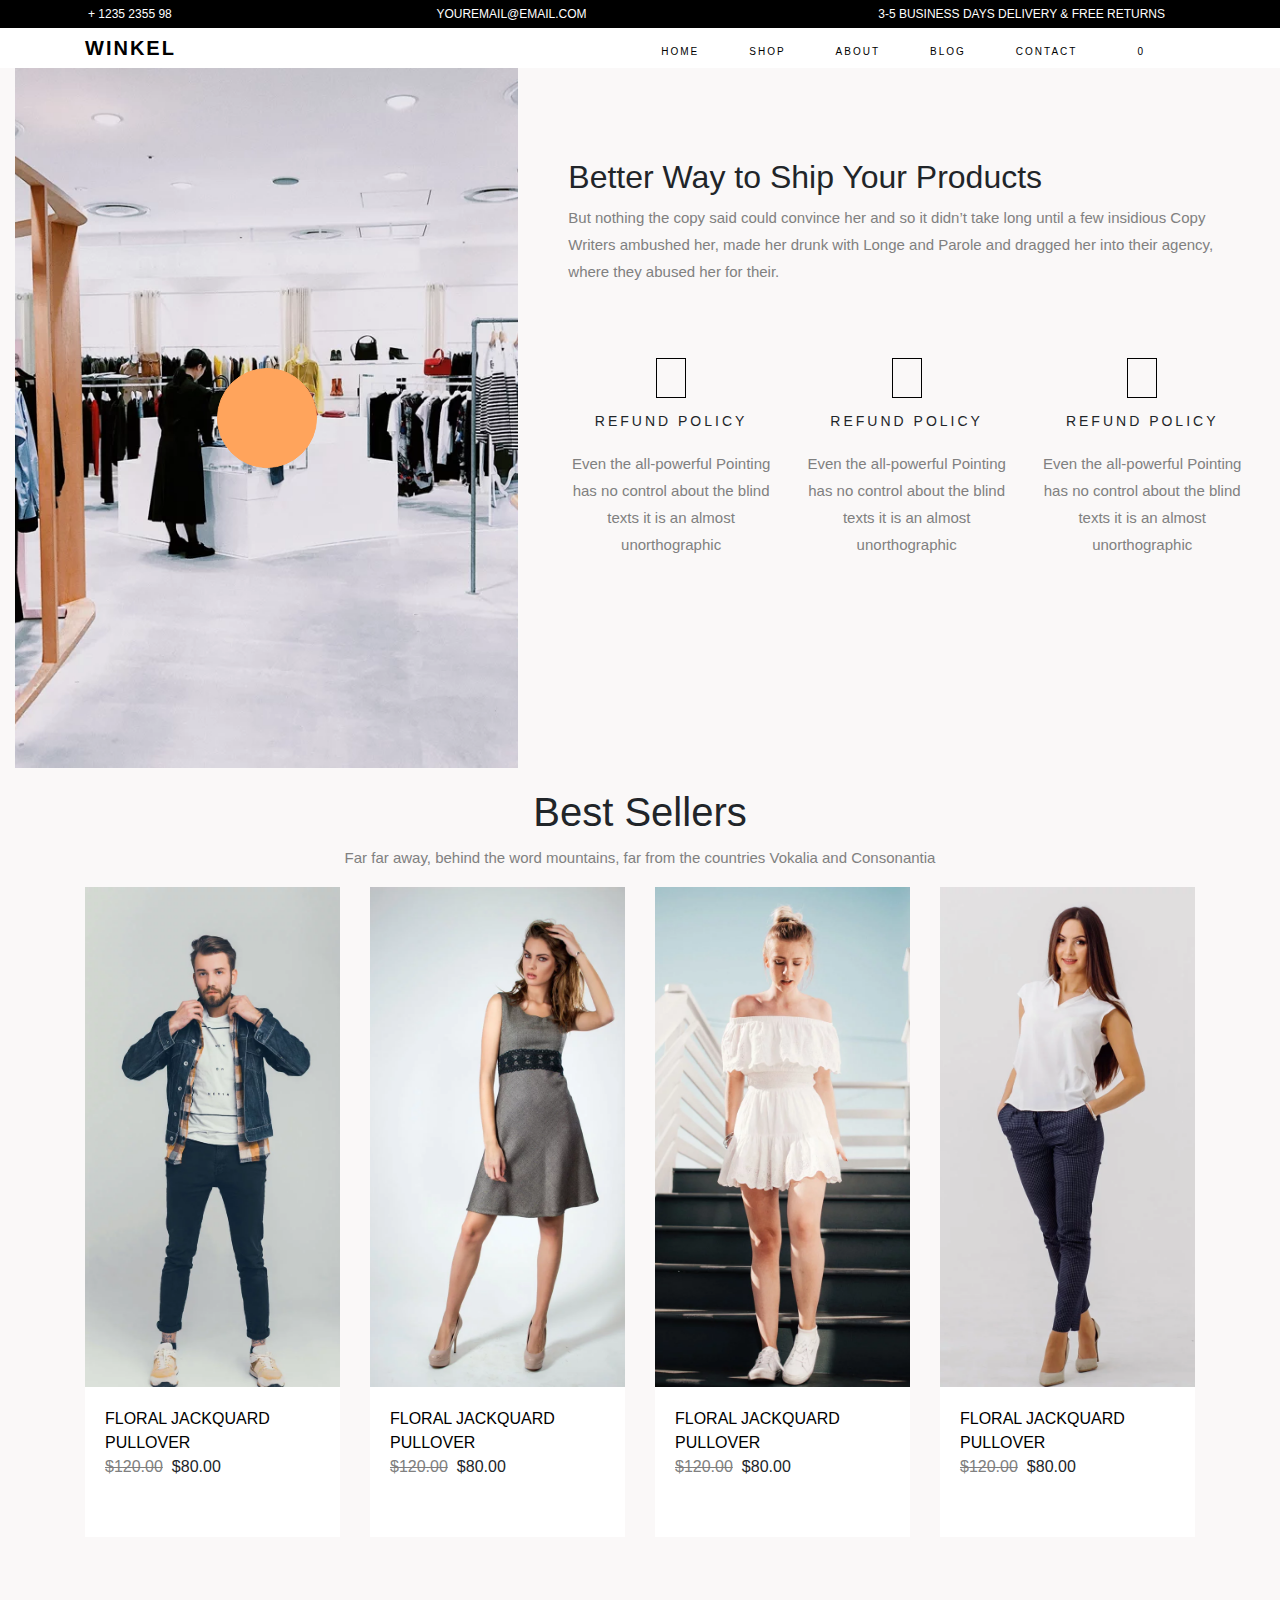
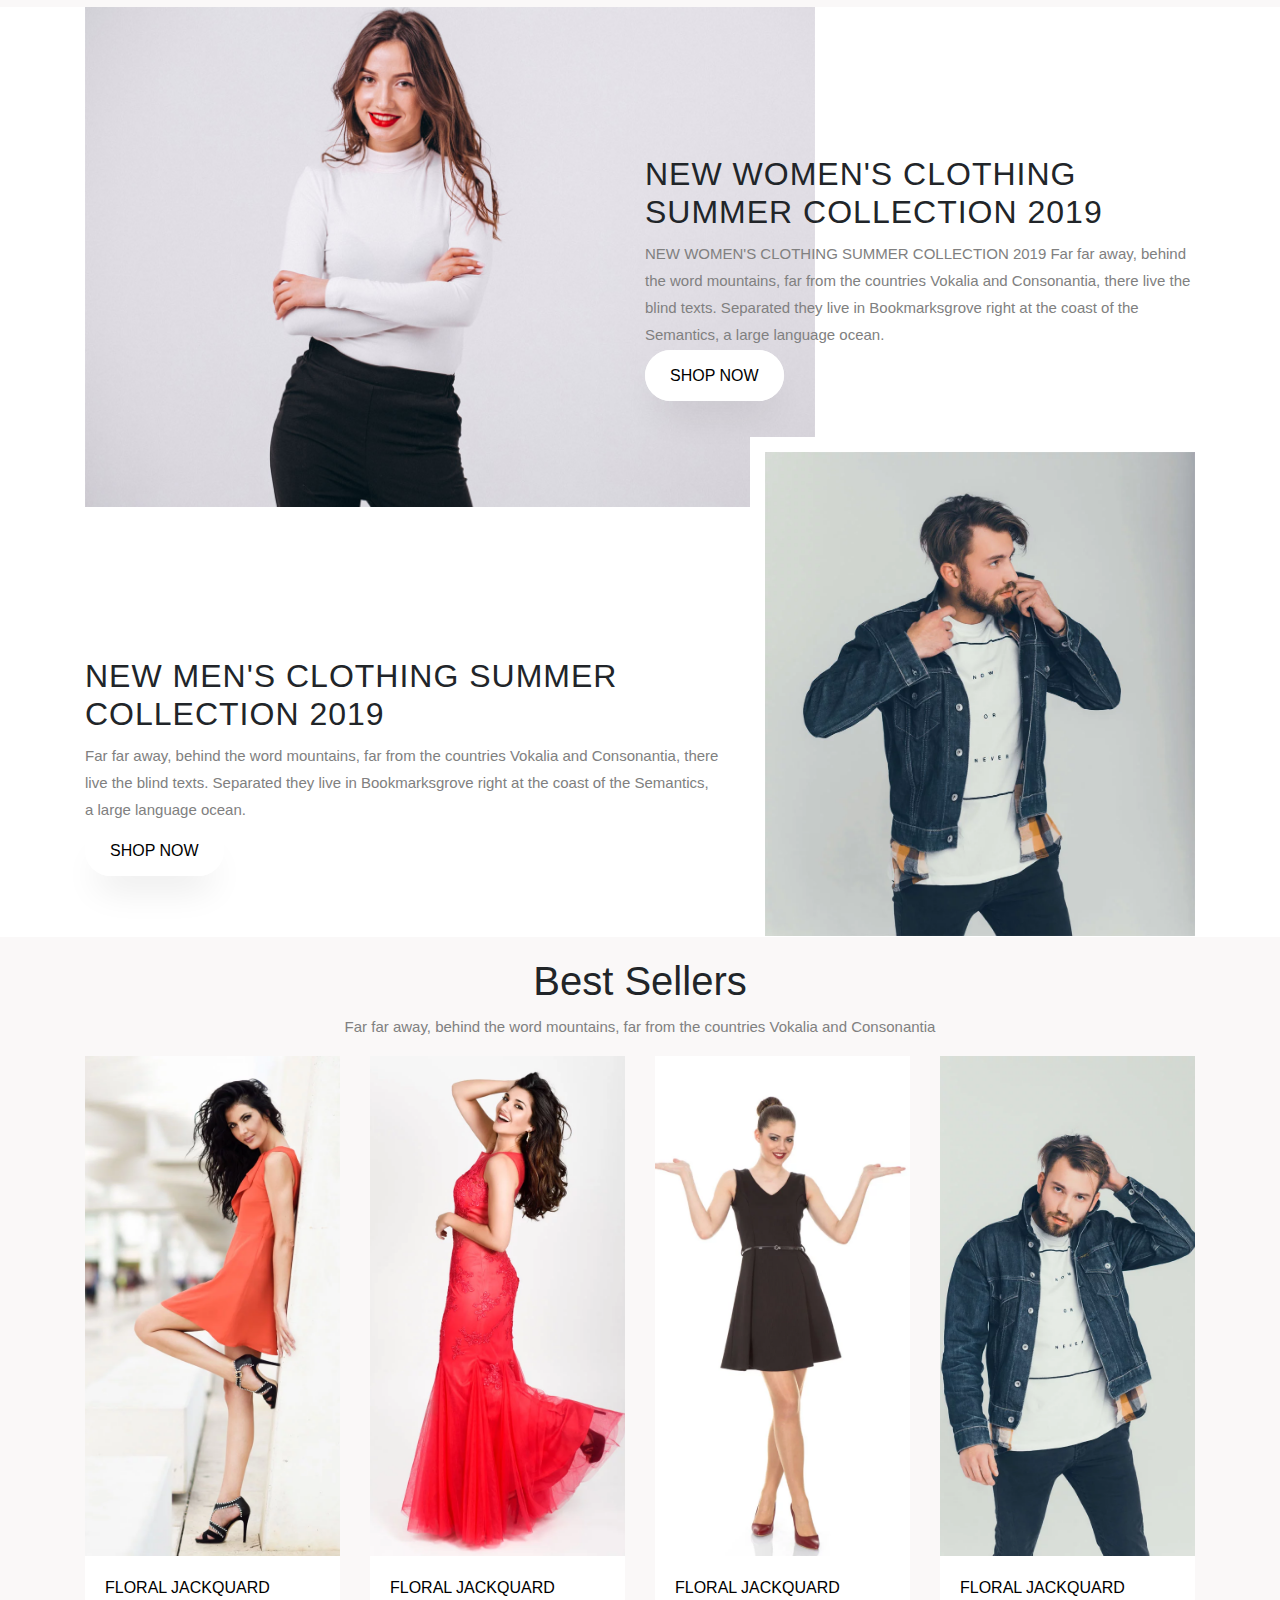
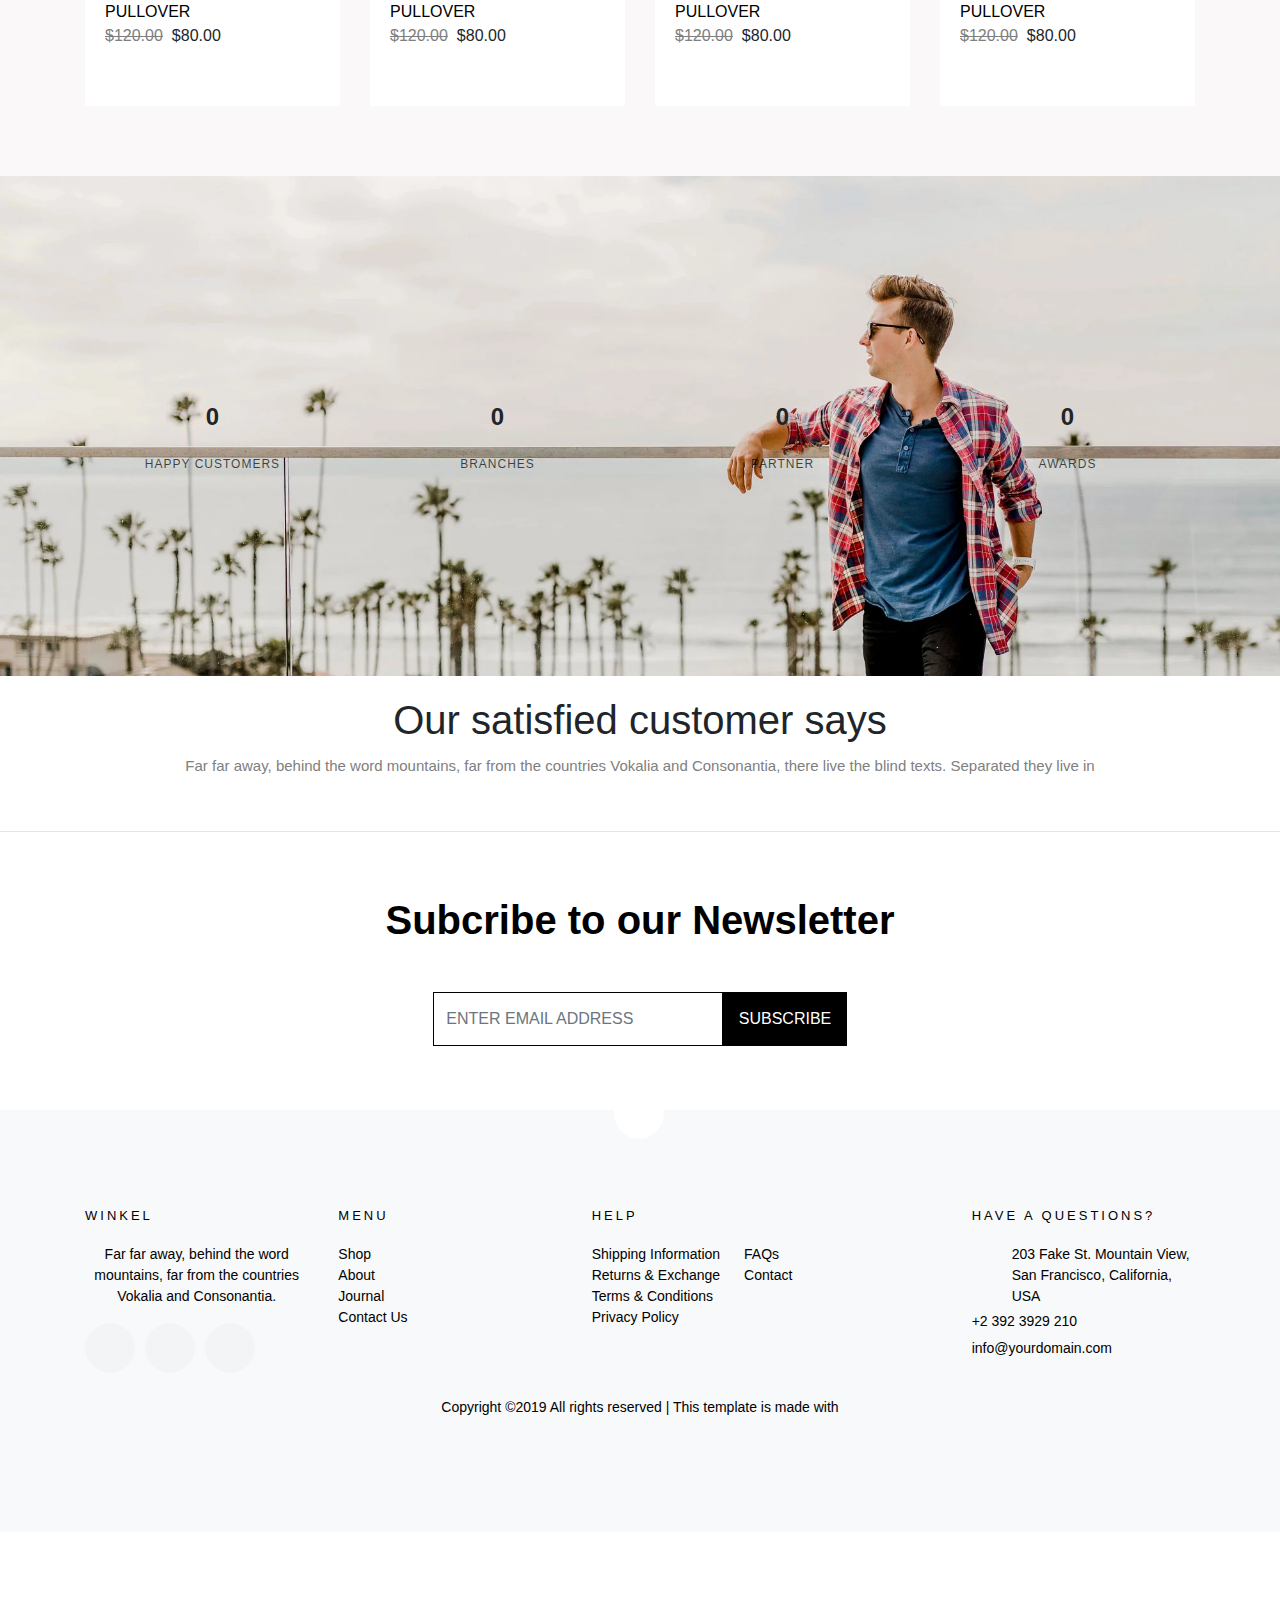
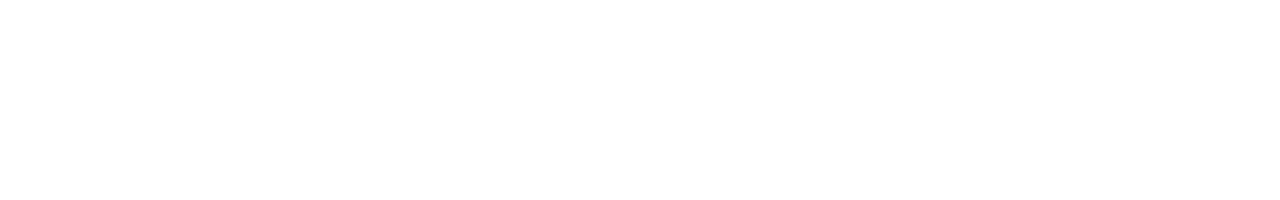
<file: WINKEL/index.html>
<!DOCTYPE html>
<html lang="en">
  <head>
    <meta charset="UTF-8" />
    <meta name="viewport" content="width=device-width, initial-scale=1.0" />
    <meta http-equiv="X-UA-Compatible" content="ie=edge" />
    <title>Final Project</title>
    

    <link
      rel="stylesheet"
      href="https://use.fontawesome.com/releases/v5.8.2/css/all.css"
      integrity="sha384-oS3vJWv+0UjzBfQzYUhtDYW+Pj2yciDJxpsK1OYPAYjqT085Qq/1cq5FLXAZQ7Ay"
      crossorigin="anonymous"
    />
    <link
      rel="stylesheet"
      href="https://stackpath.bootstrapcdn.com/bootstrap/4.3.1/css/bootstrap.min.css"
      integrity="sha384-ggOyR0iXCbMQv3Xipma34MD+dH/1fQ784/j6cY/iJTQUOhcWr7x9JvoRxT2MZw1T"
      crossorigin="anonymous"
    />
    <link rel="stylesheet" href="OwlCarousel2-2.3.4/docs/assets/owlcarousel/assets/owl.carousel.min.css">
    <link rel="stylesheet" href="OwlCarousel2-2.3.4/docs/assets/owlcarousel/assets/owl.theme.default.min.css">
    <link rel="stylesheet" href="sass/style.css" />
    <link rel="stylesheet" href="sass/animation.css">
  </head>
  <body>

    <div id="preloader">
      <img src="image/preloader2.gif" >
    </div>
    <header>
      <div class="container">
        <ul class="d-flex justify-content-between">
          
          <li>
            <i class="fas fa-phone"></i>
            + 1235 2355 98
          </li>
          <li>
            <i class="fas fa-paper-plane"></i>
            YOUREMAIL@EMAIL.COM
          </li>
          <li>
            3-5 BUSINESS DAYS DELIVERY & FREE RETURNS
          </li>
        </ul>
      </div>
    </header>

    
  
<nav id="navbar" class=" my-nav navbar-expand-lg navbar-dark ftco_navbar  ftco-navbar-light ">
    <div class="container d-flex justify-content-between  ">
        <div class="navleft">
          <a class="navbar-brand "  href=""><b>WINKEL</b></a>
        </div>
        <div class="navright">
          <ul class="d-flex ">
            <li class="active"><a href="index.html">HOME</a></li>
            
            <li class="dropdown position-relative  "><span class="">SHOP <i class="fas fa-angle-down"></i> </span> 
              <div class="dropdownmenu position-absolute">
                
                  <a href="shop.html">Shop</a> 
                  <a href="single.html">Single Product</a> 
                  <a href="cart.html">Cart</a> 
                  <a href="checkout.html">Checkout</a> 
                
              </div>
            </li>
            <li class=""><a href="about.html">ABOUT</a></li>
            <li><a href="blog.html">BLOG</a></li>
            <li><a href="contact.html">CONTACT</a></li>
            <li class=""> <a id="basket" href="">
                <i class="fas fa-shopping-cart"></i> 
           <span >0</span>
        </a></li>
          </ul>
        </div>
        <a href="" class="menu d-none position-relative">
            <span><i class="fas fa-bars"></i></span>
            MENU
          </a>

          
    </div>

    
        
  </nav>


  <div class="nav-mobile d-none">
    <ul>
      <li><a href=""></a>HOME</li>
      <li><a href=""></a>SHOP</li>
      <li><a href=""></a>ABOUT</li>
      <li><a href=""></a>BLOG</li>
      <li><a href=""></a>CONTACT</li>
    </ul>

  </div>

 


  <section id="first">
    <div class="oc-1 owl-carousel">
        <div class="my-div">
            <div class="container-fluid d-flex">
                <div class="row">
                    <div class="col-md-12 col-lg-6 txt animated bounceInLeft  delay-1s">
                      <div class="txt-holder position-relative">
                        <div class="add position-absolute">
                          <p>BEST ECOMMECE ONLINE SHOP</p>
                        </div>
                        <h4> WINKEL ECOMMERCE SHOP</h4>
                        <div class="separator position-absolute"></div>
                        <h1> A Thouroughly <b>Modern</b> Woman</h1>
            
                        <p>A small river named Duden flows by tehir place and supplies it with the 
                          necessary regelialia. It is a paradisematic country.</p>
                          <a class="my-btn" href="">Shop Now</a>
                      </div>
            
                    
            
            
                    </div>
                    <div class="col-md-12 col-lg-6"> 
                      <div class="img-wrapper position-relative">
                        <img src="image/bg_2.webp" alt="this is a photo">
                      </div>
                    </div>
                    <div class="txt-holder text d-none position-absolute">
                        
                        <h4> WINKEL ECOMMERCE SHOP</h4>
                      
                        <h1> A Thouroughly <b>Modern</b> Woman</h1>
            
                        <p>A small river named Duden flows by tehir place and supplies it with the 
                          necessary regelialia. It is a paradisematic country.</p>
                          <a class="my-btn" href="">Shop Now</a>
                      </div>
                  </div>
                  
      
            
          </div>
        </div>
        <div class="my-div">
            <div class="container-fluid d-flex">
                <div class="row">
                    <div class="col-md-12 col-lg-6 txt animated bounceInLeft  delay-4s">
                      <div class="txt-holder">
                        <h4> WINKEL ECOMMERCE SHOP</h4>
                        <div class="add sec position-absolute">
                            <p>STABLISHED SICNE 2000</p>
                          </div>
                        <div class="separator"></div>
                        <h1> Catch Your Own
                          <pre><b>Stylish & Look</b></pre>
                          </h1>
            
                        <p>A small river named Duden flows by tehir place and supplies it with the 
                          necessary regelialia. It is a paradisematic country.</p>
                          <a class="my-btn" href="">Shop Now</a>
                      </div>
            
                    
            
            
                    </div>
                    <div class="col-md-12 col-lg-6"> 
                      <div class="img-wrapper position-relative">
                        <img src="image/bg_1.webp" alt="this is a photo">
                      </div>
                    </div>
                    <div class="txt-holder text d-none position-absolute">
                       
                        <h4> WINKEL ECOMMERCE SHOP</h4>
                       
                        <h1> A Thouroughly <b>Modern</b> Woman</h1>
            
                        <p>A small river named Duden flows by tehir place and supplies it with the 
                          necessary regelialia. It is a paradisematic country.</p>
                          <a class="my-btn" href="">Shop Now</a>
                      </div>
                  </div>
                  
      
            
          </div>
        </div>
    </div>
    
  </section>


<section id="second">
  <div class="container-fluid">
    <div class="row">
      <div class="col-md-5 col-lg-5 col-xs-12">
        <div class="img-wrapper position-relative">
          <img  src="image/about.webp" alt="This is a photo">
        <a class="position-absolute" href="https://vimeo.com/45830194"> <i class="fas fa-play "></i></a> 
        
        </div>

      </div>
      <div class="col-md-7 col-lg-7 col-xs-12">
        <div class="text-holder">
          <h2>Better Way to Ship Your Products</h2>
          <p>But nothing the copy said could convince her and so it didn’t take long until a few insidious Copy Writers ambushed her, made her drunk with Longe and Parole and dragged her into their agency, where they abused her for their.

            </p>
              <div class="row inner d-flex">
                  <div class="col-md-12 col-lg-4  animated bounceInUp delay-1s">
                      <div class="square">
        
                      </div>
                      <h2>REFUND POLICY</h2>
                      <p>Even the all-powerful Pointing has no control about the blind texts it is an almost unorthographic</p>
        
                    </div>
                    <div class="col-md-12 col-lg-4  animated bounceInUp delay-1s">
                        <div class="square">
          
                        </div>
                        <h2>REFUND POLICY</h2>
                        <p>Even the all-powerful Pointing has no control about the blind texts it is an almost unorthographic</p>
          
                      </div>
                      <div class="col-md-12 col-lg-4  animated bounceInUp delay-1s">
                          <div class="square">
            
                          </div>
                          <h2>REFUND POLICY</h2>
                          <p>Even the all-powerful Pointing has no control about the blind texts it is an almost unorthographic</p>
            
                        </div>
              </div>
          
        </div>
        

      </div>
    </div>
  </div>


</section>

  

<section id="third">
  <div class="container">
    <div class="head">
        <h1>Best Sellers</h1>
        <p>Far far away, behind the word mountains, far from the countries Vokalia and Consonantia</p>
    </div>
      
    <div class="row">
      <div class="col-lg-3 col-md-6 animated bounceInLeft delay-1s">
        <div class="img_wrap position-relative ">
          <img src="image/product-1.webp" alt="">
          <div class="overlay position-absolute ">
             
            <a class="add" href="">ADD TO CART <i class="fas fa-plus"></i></a>
            <a class="buy" href="">BUY NOW <i class="fas fa-cart-arrow-down"></i></a>

          </div>

        </div>
        <div class="txt-holder">
        <a href="">FLORAL JACKQUARD PULLOVER</a> 
        <div class="span-holder">
            <span class="through">$120.00</span>
            <span>$80.00</span>
            <i class="far fa-star"></i>
            <i class="far fa-star"></i>
            <i class="far fa-star"></i>
            <i class="far fa-star"></i>
            <i class="far fa-star"></i>
        </div>
        

        </div>

      </div>
      <div class="col-md-6 col-lg-3 animated bounceInLeft delay-1s">
          <div class="img_wrap position-relative ">
            <img src="image/product-2.webp" alt="">
            <div class="overlay position-absolute ">
               
              <a class="add" href="">ADD TO CART <i class="fas fa-plus"></i></a>
              <a class="buy" href="">BUY NOW <i class="fas fa-cart-arrow-down"></i></a>
  
            </div>
  
          </div>
          <div class="txt-holder">
              <a href="">FLORAL JACKQUARD PULLOVER</a> 
              <div class="span-holder">
                  <span class="through">$120.00</span>
                  <span>$80.00</span>
                  <i class="far fa-star"></i>
                  <i class="far fa-star"></i>
                  <i class="far fa-star"></i>
                  <i class="far fa-star"></i>
                  <i class="far fa-star"></i>
              </div>
          </div>
  
        </div>
        <div class="col-md-6 col-lg-3 animated bounceInLeft delay-1s">
            <div class="img_wrap position-relative ">
              <img src="image/product-3.webp" alt="">
              <div class="overlay position-absolute ">
                 
                <a class="add" href="">ADD TO CART <i class="fas fa-plus"></i></a>
                <a class="buy" href="">BUY NOW <i class="fas fa-cart-arrow-down"></i></a>
    
              </div>
    
            </div>
            <div class="txt-holder">
                <a href="">FLORAL JACKQUARD PULLOVER</a> 
                <div class="span-holder">
                    <span class="through">$120.00</span>
                    <span>$80.00</span>
                    <i class="far fa-star"></i>
                    <i class="far fa-star"></i>
                    <i class="far fa-star"></i>
                    <i class="far fa-star"></i>
                    <i class="far fa-star"></i>
                </div>
            </div>
    
          </div>
          <div class="col-md-6 col-lg-3 animated bounceInLeft delay-1s">
              <div class="img_wrap position-relative ">
                <img src="image/product-4.webp" alt="">
                <div class="overlay position-absolute ">
                   
                  <a class="add" href="">ADD TO CART <i class="fas fa-plus"></i></a>
                  <a class="buy" href="">BUY NOW <i class="fas fa-cart-arrow-down"></i></a>
      
                </div>
      
              </div>
              <div class="txt-holder">
                  <a href="">FLORAL JACKQUARD PULLOVER</a> 
                  <div class="span-holder">
                      <span class="through">$120.00</span>
                      <span>$80.00</span>
                      <i class="far fa-star"></i>
                      <i class="far fa-star"></i>
                      <i class="far fa-star"></i>
                      <i class="far fa-star"></i>
                      <i class="far fa-star"></i>
                  </div>
      
              </div>
      
            </div>
      
    
    </div>
    
  </div>
 

</section>


<section id="fourth">
  <div class="container">
    <div class="row">
      <div class="col-lg-8 col-md-9">
        <div class="img-wrapper">
          <img src="image/about-1.jpg" alt="">
        </div>

      </div>
      <div class="col-lg-4  col-md-3 animated bounceInUp delay-1s">
        <div class="text-holder">
          <h2>
              NEW WOMEN'S CLOTHING SUMMER COLLECTION 2019 </h2>
          <p>
              NEW WOMEN'S CLOTHING SUMMER COLLECTION 2019
              Far far away, behind the word mountains, far from the countries Vokalia and Consonantia, there live the blind texts. Separated they live in Bookmarksgrove right at the coast of the Semantics, a large language ocean.</p>
          <a class="my-btn" href="">SHOP NOW</a>
        </div>

      </div>
      <div class="col-lg-7 col-md-7 animated  bounceInUp delay-1s">
          <div class="text-holder">
            <h2>NEW MEN'S CLOTHING SUMMER COLLECTION 2019</h2>
            <p>Far far away, behind the word mountains, far from the countries Vokalia and Consonantia, there live the blind texts. Separated they live in Bookmarksgrove right at the coast of the Semantics, a large language ocean. </p>
            <a class="my-btn" href="">SHOP NOW</a>
          </div>
  
        </div>
        <div class="col-lg-5 col-md-5">
            <div class="img-wrapper">
              <img src="image/about-2.webp" alt="">
            </div>
    
          </div>
    </div>
  </div>
</section>

<section id="fifth">
    <div class="container">
      <div class="head">
          <h1>Best Sellers</h1>
          <p>Far far away, behind the word mountains, far from the countries Vokalia and Consonantia</p>
      </div>
        
      <div class="row  animated bounceInLeft delay-1s">
        <div class="col-lg-3 col-md-6">
          <div class="img_wrap position-relative ">
            <img src="image/product-5.webp" alt="">
            <div class="overlay position-absolute ">
               
              <a class="add" href="">ADD TO CART <i class="fas fa-plus"></i></a>
              <a class="buy" href="">BUY NOW <i class="fas fa-cart-arrow-down"></i></a>
  
            </div>
  
          </div>
          <div class="txt-holder">
          <a href="">FLORAL JACKQUARD PULLOVER</a> 
          <div class="span-holder">
              <span class="through">$120.00</span>
              <span>$80.00</span>
              <i class="far fa-star"></i>
              <i class="far fa-star"></i>
              <i class="far fa-star"></i>
              <i class="far fa-star"></i>
              <i class="far fa-star"></i>
          </div>
          
  
          </div>
  
        </div>
        <div class="col-lg-3 col-md-6">
            <div class="img_wrap position-relative ">
              <img src="image/product-6.webp" alt="">
              <div class="overlay position-absolute ">
                 
                <a class="add" href="">ADD TO CART <i class="fas fa-plus"></i></a>
                <a class="buy" href="">BUY NOW <i class="fas fa-cart-arrow-down"></i></a>
    
              </div>
    
            </div>
            <div class="txt-holder">
                <a href="">FLORAL JACKQUARD PULLOVER</a> 
                <div class="span-holder">
                    <span class="through">$120.00</span>
                    <span>$80.00</span>
                    <i class="far fa-star"></i>
                    <i class="far fa-star"></i>
                    <i class="far fa-star"></i>
                    <i class="far fa-star"></i>
                    <i class="far fa-star"></i>
                </div>
            </div>
    
          </div>
          <div class="col-lg-3 col-md-6">
              <div class="img_wrap position-relative ">
                <img src="image/product-7.webp" alt="">
                <div class="overlay position-absolute ">
                   
                  <a class="add" href="">ADD TO CART <i class="fas fa-plus"></i></a>
                  <a class="buy" href="">BUY NOW <i class="fas fa-cart-arrow-down"></i></a>
      
                </div>
      
              </div>
              <div class="txt-holder">
                  <a href="">FLORAL JACKQUARD PULLOVER</a> 
                  <div class="span-holder">
                      <span class="through">$120.00</span>
                      <span>$80.00</span>
                      <i class="far fa-star"></i>
                      <i class="far fa-star"></i>
                      <i class="far fa-star"></i>
                      <i class="far fa-star"></i>
                      <i class="far fa-star"></i>
                  </div>
              </div>
      
            </div>
            <div class="col-lg-3 col-md-6">
                <div class="img_wrap position-relative ">
                  <img src="image/product-8.webp" alt="">
                  <div class="overlay position-absolute ">
                     
                    <a class="add" href="">ADD TO CART <i class="fas fa-plus"></i></a>
                    <a class="buy" href="">BUY NOW <i class="fas fa-cart-arrow-down"></i></a>
        
                  </div>
        
                </div>
                <div class="txt-holder">
                    <a href="">FLORAL JACKQUARD PULLOVER</a> 
                    <div class="span-holder">
                        <span class="through">$120.00</span>
                        <span>$80.00</span>
                        <i class="far fa-star"></i>
                        <i class="far fa-star"></i>
                        <i class="far fa-star"></i>
                        <i class="far fa-star"></i>
                        <i class="far fa-star"></i>
                    </div>
        
                </div>
        
              </div>
        
      
      </div>
      
    </div>
   
  
  </section>

  <section id="sixth">
    <div class="container">
      <div class="row">
        <div class="col-md-3">
            <p class="increasing"> <span data-count="10000" id="cntr">0</span> </p>
            <span class="words">HAPPY CUSTOMERS</span>
        </div>
        <div class="col-md-3">
            <p class="increasing"> <span data-count="100" id="cntr">0</span> </p>
            <span class="words">BRANCHES</span>

        </div>
        <div class="col-md-3">
            <p class="increasing"> <span data-count="1000" id="cntr">0</span> </p>
            <span class="words">PARTNER</span>

        </div>
        <div class="col-md-3">
            <p class="increasing"> <span data-count="100" id="cntr">0</span> </p>
            <span class="words">AWARDS </span>

        </div>
      </div>
    </div>
  

  </section>


  <section id="seventh">
    
    <div class="container">
      <div class="my-wrapper  ">
          <div class="head">
              <h1>Our satisfied customer says</h1>
              <p>Far far away, behind the word mountains, far from the countries Vokalia and Consonantia, there live the blind texts. Separated they live in</p>
          </div>
  
          <div class="owl-carousel nonloop owl-theme">
              <div class="item">
                <div class="img-holder position-relative">
                  <img src="image/person_1.webp" alt="">
                 <span><i class="fas fa-quote-left"></i></span> 
                </div>
                <div class="txt-holder">
                  <div class="hr"></div>
                  <p>Far far away, behind the word mountains, far from the countries Vokalia and Consonantia, there  live the blind texts.</p>
                </div>
  
                <div class="uppercase">
                  <h2>Garreth Smith</h2>
                  <p>MARKETING  MANAGER </p>
                </div>
                
  
              </div>
             
             
               
                <div class="item">
                    <div class="img-holder position-relative">
                      <img src="image/person_1.webp" alt="">
                     <span><i class="fas fa-quote-left"></i></span> 
                    </div>
                    <div class="txt-holder">
                      <div class="hr"></div>
                      <p>Far far away, behind the word mountains, far from the countries Vokalia and Consonantia, there  live the blind texts.</p>
                    </div>
      
                    <div class="uppercase">
                      <h2>Garreth Smith</h2>
                      <p>MARKETING  MANAGER </p>
                    </div>
      
                  </div>
             
                  <div class="item">
                      <div class="img-holder position-relative">
                        <img src="image/person_1.webp" alt="">
                       <span><i class="fas fa-quote-left"></i></span> 
                      </div>
                      <div class="txt-holder">
                        <div class="hr"></div>
                        <p>Far far away, behind the word mountains, far from the countries Vokalia and Consonantia, there  live the blind texts.</p>
                      </div>
        
                      <div class="uppercase">
                        <h2>Garreth Smith</h2>
                        <p>MARKETING  MANAGER </p>
                      </div>
        
                    </div>
             
                    <div class="item">
                        <div class="img-holder position-relative">
                          <img src="image/person_1.webp" alt="">
                         <span><i class="fas fa-quote-left"></i></span> 
                        </div>
                        <div class="txt-holder">
                          <div class="hr"></div>
                          <p>Far far away, behind the word mountains, far from the countries Vokalia and Consonantia, there  live the blind texts.</p>
                        </div>
          
                        <div class="uppercase">
                          <h2>Garreth Smith</h2>
                          <p>MARKETING  MANAGER </p>
                        </div>
          
                      </div>
                     
                      <div class="item">
                          <div class="img-holder position-relative">
                            <img src="image/person_1.webp" alt="">
                           <span><i class="fas fa-quote-left"></i></span> 
                          </div>
                          <div class="txt-holder">
                            <div class="hr"></div>
                            <p>Far far away, behind the word mountains, far from the countries Vokalia and Consonantia, there  live the blind texts.</p>
                          </div>
            
                          <div class="uppercase">
                            <h2>Garreth Smith</h2>
                            <p>MARKETING  MANAGER </p>
                          </div>
            
                        </div>
  
                        <div class="item">
                            <div class="img-holder position-relative">
                              <img src="image/person_1.webp" alt="">
                             <span><i class="fas fa-quote-left"></i></span> 
                            </div>
                            <div class="txt-holder">
                              <div class="hr"></div>
                              <p>Far far away, behind the word mountains, far from the countries Vokalia and Consonantia, there  live the blind texts.</p>
                            </div>
              
                            <div class="uppercase">
                              <h2>Garreth Smith</h2>
                              <p>MARKETING  MANAGER </p>
                            </div>
              
                          </div>
             
                           
                              
                             
                             
                       
                     
      </div>
      </div>
       
  </section>
  <hr class="devider">

   <section id="subrice">
      <div class="container">
          <div class="row">
              <div class="col-md-7 subrice-head text-center py-5  animated  bounceInUp delay-1s">
                  <h2>Subcribe to our Newsletter</h2>
                  <div class="row subrice-body d-flex justify-content-center mt-5">
                      <div class="col-md-8">
                          <form class="subrice-form">
                              <div class="form-group d-flex">
                                  <input type="text" placeholder="Enter email address"
                                      class="form-control email-input" />
                                  <input type="submit" value="Subscribe" class="submit-input" />
                              </div>
                          </form>
                      </div>

                  </div>

              </div>
             
             
          </div>
      </div>

  </section>


       <footer id="footer">
          <div class="container">
              <div class="row">
                  <span class="arrow-up">
                      <a href="#" id="page-top">
                          <i class="fas fa-angle-up"></i>
                      </a>
                  </span>
                  <div class="col-md social-media">
                      <div class="footer-text mb-4">
                          <h2>
                              Winkel
                          </h2>
                          <p>
                              Far far away, behind the word mountains, far from the countries Vokalia and Consonantia.
                          </p>
                          <ul class="social-icon animated  bounceInUp delay-5s duration-2s">
                              <li>
                                  <a href="">
                                      <i class="fab fa-twitter"></i>
                                  </a>
  
                              </li>
                              <li>
  
                                  <a href="">
                                      <i class="fab fa-facebook-f"></i>
                                  </a>
                              </li>
                              <li>
                                  <a href="">
                                      <i class="fab fa-instagram"></i>
                                  </a>
  
                              </li>
                          </ul>
  
  
  
                      </div>
                  </div>
                  <div class="col-md footer-menu">
                      <div>
                          <h2>Menu</h2>
                          <ul>
                              <li>
                                  <a href="">Shop</a>
                              </li>
                              <li>
                                  <a href="">About</a>
                              </li>
                              <li>
                                  <a href="">Journal</a>
                              </li>
                              <li>
                                  <a href="">Contact Us</a>
                              </li>
                          </ul>
  
                      </div>
                  </div>
                  <div class="col-md-4 footer-help">
                      <h2>help</h2>
                      <div class="d-flex ">
                          <ul class="mr-l-5 pr-l-3 mr-4">
                              <li>
                                  <a href="">Shipping Information</a>
                              </li>
                              <li>
                                  <a href="">Returns & Exchange</a>
                              </li>
                              <li>
                                  <a href="">Terms & Conditions</a>
                              </li>
                              <li>
                                  <a href="">Privacy Policy</a>
                              </li>
                          </ul>
                          <ul>
  
                              <li>
                                  <a href="">FAQs</a>
                              </li>
                              <li>
                                  <a href="">Contact</a>
                              </li>
                          </ul>
  
                      </div>
  
  
  
                  </div>
                  <div class="col-md footer-adres">
                      <h2>
                          Have a Questions?
                      </h2>
                      <ul>
                          <li class="d-flex">
                              <i class="fas fa-map-marker-alt"></i>
                              <address>
                                  203 Fake St. Mountain View, San Francisco, California, USA
                              </address>
                          </li>
                          <li class="d-flex">
                              <a href="">
                                  <i class="fas fa-phone"></i>
                                  <span>+2 392 3929 210</span>
  
                              </a>
  
                          </li>
                          <li class="d-flex">
                              <a href="">
                                  <i class="fas fa-envelope"></i>
                                  <span> info@yourdomain.com</span>
                              </a>
  
                          </li>
                      </ul>
                  </div>
                  </p>
              </div>
              <p>Copyright ©2019 All rights reserved | This template is made with </p>
          </div>
  
  
      </footer>

    <script
      src="https://cdnjs.cloudflare.com/ajax/libs/jquery/3.4.1/jquery.min.js"
      integrity="sha256-CSXorXvZcTkaix6Yvo6HppcZGetbYMGWSFlBw8HfCJo="
      crossorigin="anonymous"
    ></script>
    <script src="OwlCarousel2-2.3.4/docs/assets/owlcarousel/owl.carousel.min.js"></script>
    <script src="js/main.js"></script>
  </body>
</html>
</file>
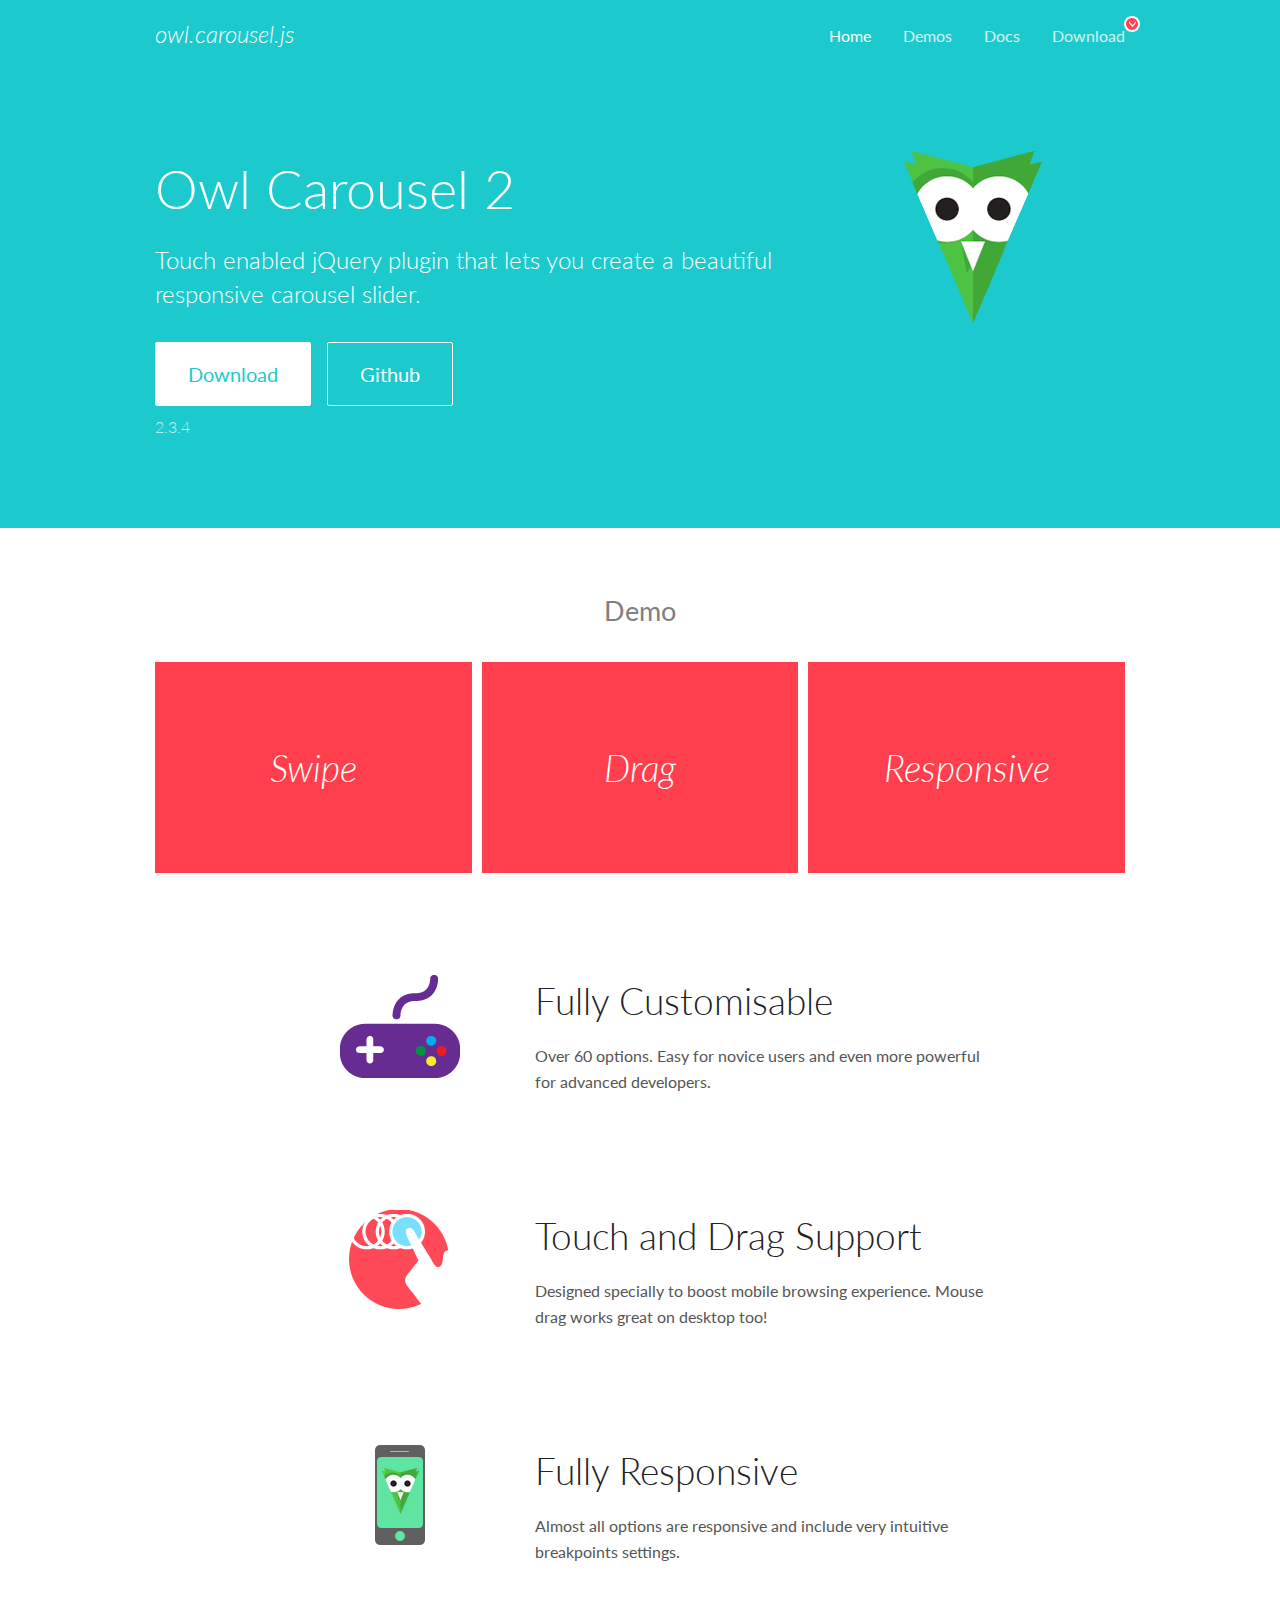
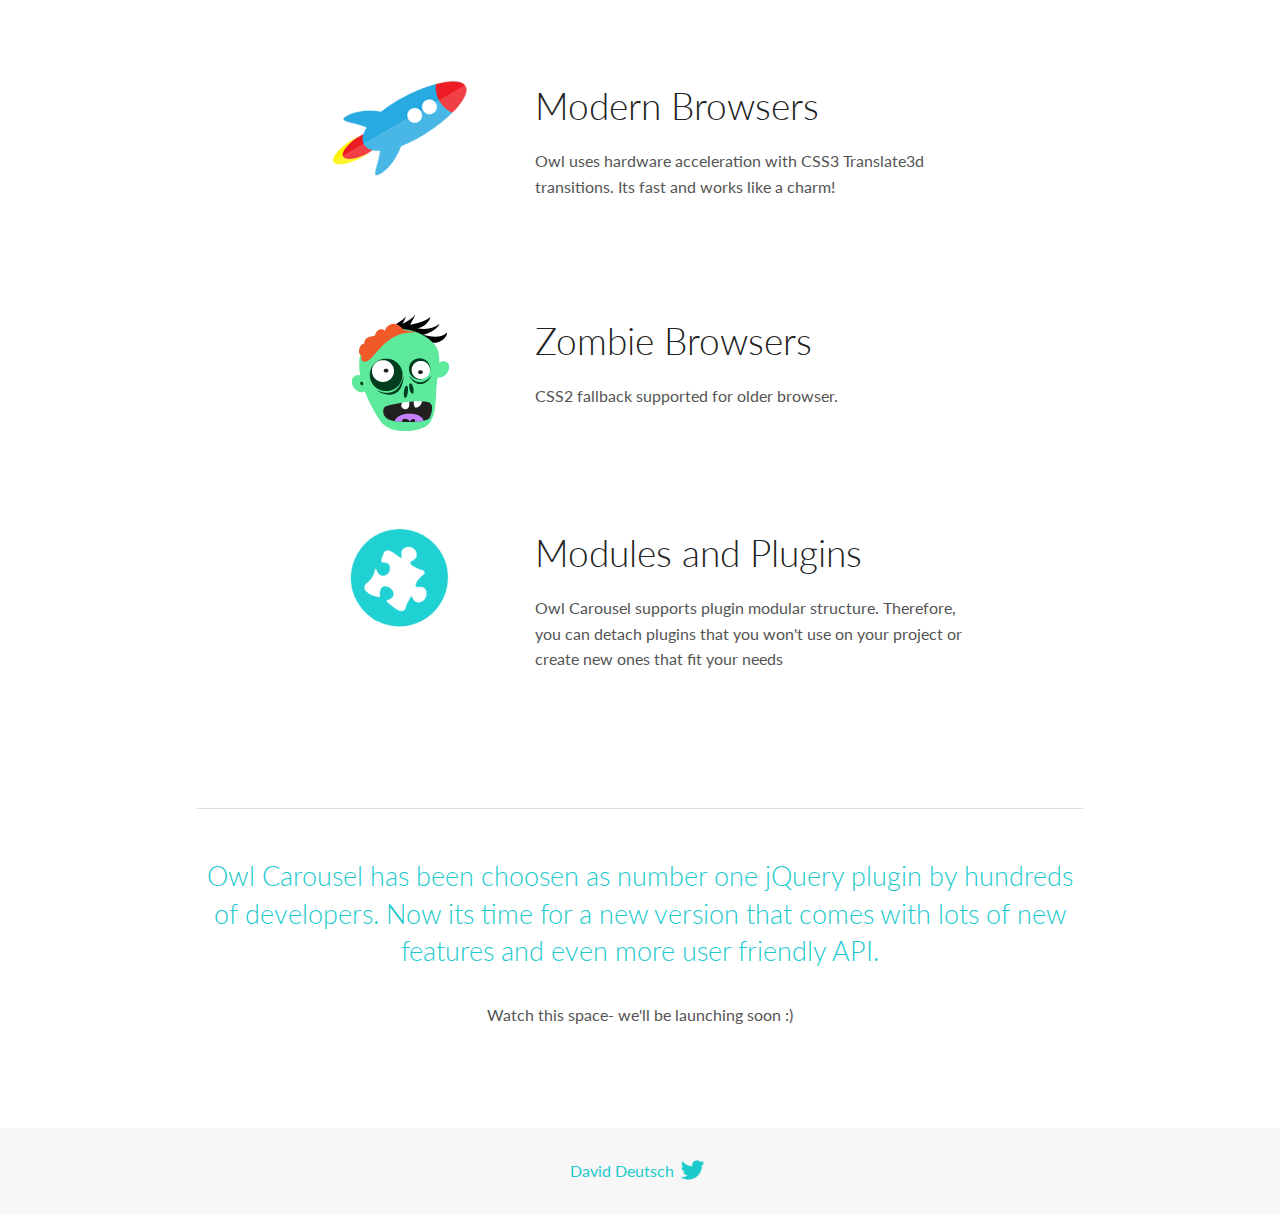
<file: WINKEL/OwlCarousel2-2.3.4/docs/index.html>
<!DOCTYPE html>
<html lang="en">
  <head>

    <!-- head -->
    <meta charset="utf-8">
    <meta name="msapplication-tap-highlight" content="no" />
    <meta name="viewport" content="width=device-width, initial-scale=1.0" />
    <meta name="description" content="Touch enabled jQuery plugin that lets you create beautiful responsive carousel slider.">
    <meta name="author" content="David Deutsch">
    <title>
      Home | Owl Carousel | 2.3.4
    </title>

    <!-- Stylesheets -->
    <link href='https://fonts.googleapis.com/css?family=Lato:300,400,700,400italic,300italic' rel='stylesheet' type='text/css'>
    <link rel="stylesheet" href="assets/css/docs.theme.min.css">

    <!-- Owl Stylesheets -->
    <link rel="stylesheet" href="assets/owlcarousel/assets/owl.carousel.min.css">
    <link rel="stylesheet" href="assets/owlcarousel/assets/owl.theme.default.min.css">

    <!-- HTML5 shim and Respond.js IE8 support of HTML5 elements and media queries -->

    <!--[if lt IE 9]>
      <script src="https://oss.maxcdn.com/libs/html5shiv/3.7.0/html5shiv.js"></script>
      <script src="https://oss.maxcdn.com/libs/respond.js/1.3.0/respond.min.js"></script>
    <![endif]-->

    <!-- Favicons -->
    <link rel="apple-touch-icon-precomposed" sizes="144x144" href="assets/ico/apple-touch-icon-144-precomposed.png">
    <link rel="shortcut icon" href="assets/ico/favicon.png">
    <link rel="shortcut icon" href="favicon.ico">

    <!-- Yeah i know js should not be in header. Its required for demos.-->

    <!-- javascript -->
    <script src="assets/vendors/jquery.min.js"></script>
    <script src="assets/owlcarousel/owl.carousel.js"></script>
  </head>
  <body>

    <!-- header -->
    <header class="header">
      <div class="row">
        <div class="large-12 columns">
          <div class="brand left">
            <h3>
              <a href="/OwlCarousel2/">owl.carousel.js</a> 
            </h3>
          </div>
          <a id="toggle-nav" class="right">
            <span></span> <span></span> <span></span> 
          </a> 
          <div class="nav-bar">
            <ul class="clearfix">
              <li class="active">
                <a href="/OwlCarousel2/index.html">Home</a> 
              </li>
              <li> <a href="/OwlCarousel2/demos/demos.html">Demos</a>  </li>
              <li> <a href="/OwlCarousel2/docs/started-welcome.html">Docs</a>  </li>
              <li>
                <a href="https://github.com/OwlCarousel2/OwlCarousel2/archive/2.3.4.zip">Download</a> 
                <span class="download"></span> 
              </li>
            </ul>
          </div>
        </div>
      </div>
    </header>

    <!-- home panel -->
    <section id="hero">
      <div class="row">
        <div class="large-8 medium-8 columns">
          <h1>Owl Carousel 2</h1>
          <h4>Touch enabled jQuery plugin that lets you create a beautiful responsive carousel slider.</h4>
          <a href="https://github.com/OwlCarousel2/OwlCarousel2/archive/2.3.4.zip" class="hero-button">Download</a> 
          <a href="https://github.com/OwlCarousel2/OwlCarousel2" class="hero-button outline">Github</a> 
          <p>2.3.4</p>
        </div>
        <div class="large-4 medium-4 columns">
          <img class="owl-logo" src="assets/img/owl-logo.png" alt="mr. Owl">
        </div>
      </div>
    </section>

    <!-- body -->
    <div class="home-demo">
      <div class="row">
        <div class="large-12 columns">
          <h3>Demo</h3>
          <div class="owl-carousel">
            <div class="item">
              <h2>Swipe</h2>
            </div>
            <div class="item">
              <h2>Drag</h2>
            </div>
            <div class="item">
              <h2>Responsive</h2>
            </div>
            <div class="item">
              <h2>CSS3</h2>
            </div>
            <div class="item">
              <h2>Fast</h2>
            </div>
            <div class="item">
              <h2>Easy</h2>
            </div>
            <div class="item">
              <h2>Free</h2>
            </div>
            <div class="item">
              <h2>Upgradable</h2>
            </div>
            <div class="item">
              <h2>Tons of options</h2>
            </div>
            <div class="item">
              <h2>Infinity</h2>
            </div>
            <div class="item">
              <h2>Auto Width</h2>
            </div>
          </div>
        </div>
      </div>
    </div>
    <script>
      var owl = $('.owl-carousel');
      owl.owlCarousel({
        margin: 10,
        loop: true,
        responsive: {
          0: {
            items: 1
          },
          600: {
            items: 2
          },
          1000: {
            items: 3
          }
        }
      })
    </script>

    <!-- features -->
    <div id="features">
      <div class="row">
        <div class="small-12 medium-9 small-centered columns">
          <section class="row feature">
            <div class="medium-4 small-12 columns">
              <img src="assets/img/feature-options.png" alt="">
            </div>
            <div class="medium-8 small-12 columns">
              <h2>Fully Customisable</h2>
              <p>Over 60 options. Easy for novice users and even more powerful for advanced developers.</p>
            </div>
          </section>
          <section class="row feature">
            <div class="medium-4 small-12 columns">
              <img src="assets/img/feature-drag.png" alt="">
            </div>
            <div class="medium-8 small-12 columns">
              <h2>Touch and Drag Support</h2>
              <p>Designed specially to boost mobile browsing experience. Mouse drag works great on desktop too!</p>
            </div>
          </section>
          <section class="row feature">
            <div class="medium-4 small-12 columns">
              <img src="assets/img/feature-responsive.png" alt="">
            </div>
            <div class="medium-8 small-12 columns">
              <h2>Fully Responsive</h2>
              <p>Almost all options are responsive and include very intuitive breakpoints settings.</p>
            </div>
          </section>
          <section class="row feature">
            <div class="medium-4 small-12 columns">
              <img src="assets/img/feature-modern.png" alt="">
            </div>
            <div class="medium-8 small-12 columns">
              <h2>Modern Browsers</h2>
              <p>Owl uses hardware acceleration with CSS3 Translate3d transitions. Its fast and works like a charm! </p>
            </div>
          </section>
          <section class="row feature">
            <div class="medium-4 small-12 columns">
              <img src="assets/img/feature-zombie.png" alt="">
            </div>
            <div class="medium-8 small-12 columns">
              <h2>Zombie Browsers</h2>
              <p>CSS2 fallback supported for older browser.</p>
            </div>
          </section>
          <section class="row feature">
            <div class="medium-4 small-12 columns">
              <img src="assets/img/feature-module.png" alt="">
            </div>
            <div class="medium-8 small-12 columns">
              <h2>Modules and Plugins</h2>
              <p>Owl Carousel supports plugin modular structure. Therefore, you can detach plugins that you won&#x27;t use on your project or create new ones that fit your needs</p>
            </div>
          </section>
        </div>
      </div>
    </div>

    <!-- footer -->
    <section id="teaser-text">
      <div class="row">
        <div class="small-12 medium-11 small-centered columns">
          <hr>
          <h3 id="owl-carousel-has-been-choosen-as-number-one-jquery-plugin-by-hundreds-of-developers-now-its-time-for-a-new-version-that-comes-with-lots-of-new-features-and-even-more-user-friendly-api-">Owl Carousel has been choosen as number one jQuery plugin by hundreds of developers. Now its time for a new version that comes with lots of new features and even more user friendly API.</h3>
          <p>Watch this space- we&#39;ll be launching soon :)</p>
        </div>
      </div>
    </section>

    <!-- footer -->
    <footer class="footer">
      <div class="row">
        <div class="large-12 columns">
          <h5>
            <a href="/OwlCarousel2/docs/support-contact.html">David Deutsch</a> 
            <a id="custom-tweet-button" href="https://twitter.com/share?url=https://github.com/OwlCarousel2/OwlCarousel2&text=Owl Carousel - This is so awesome! " target="_blank"></a> 
          </h5>
        </div>
      </div>
    </footer>

    <!-- vendors -->
    <script src="assets/vendors/highlight.js"></script>
    <script src="assets/js/app.js"></script>
  </body>
</html>
</file>
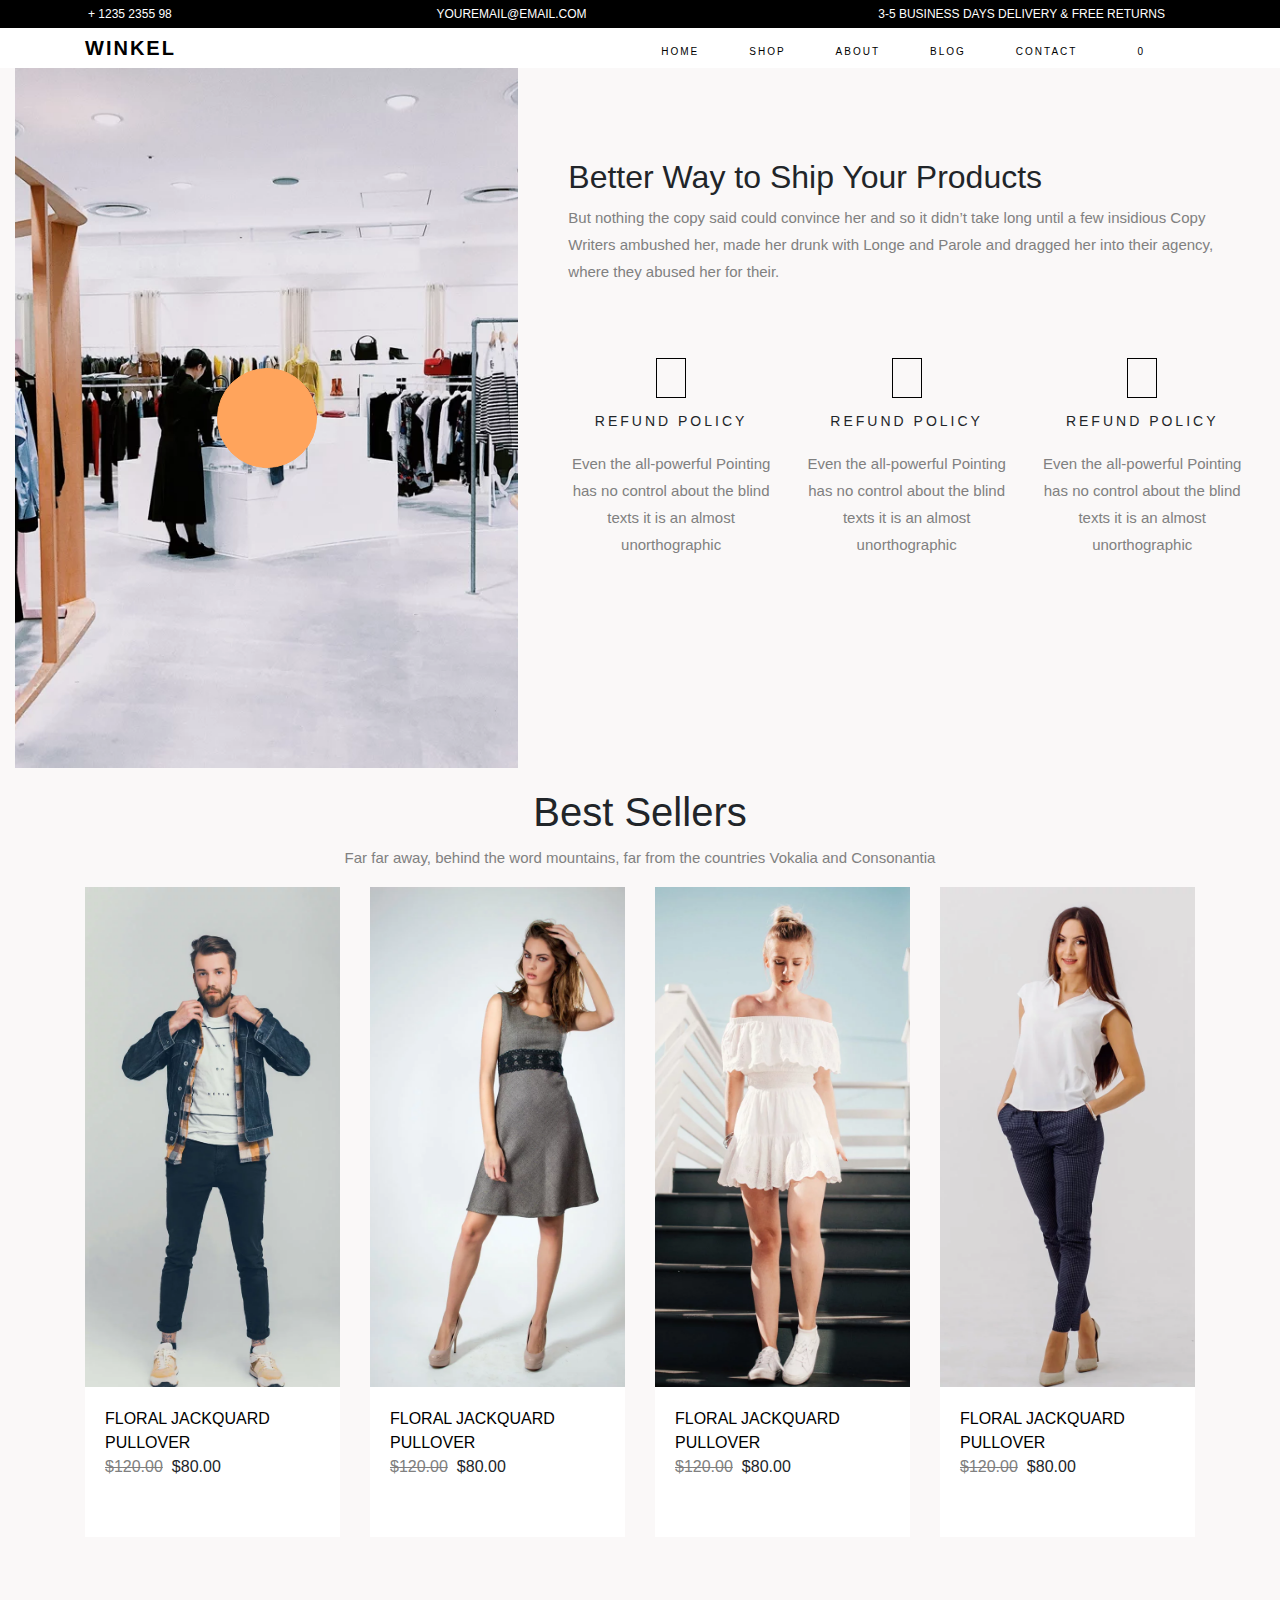
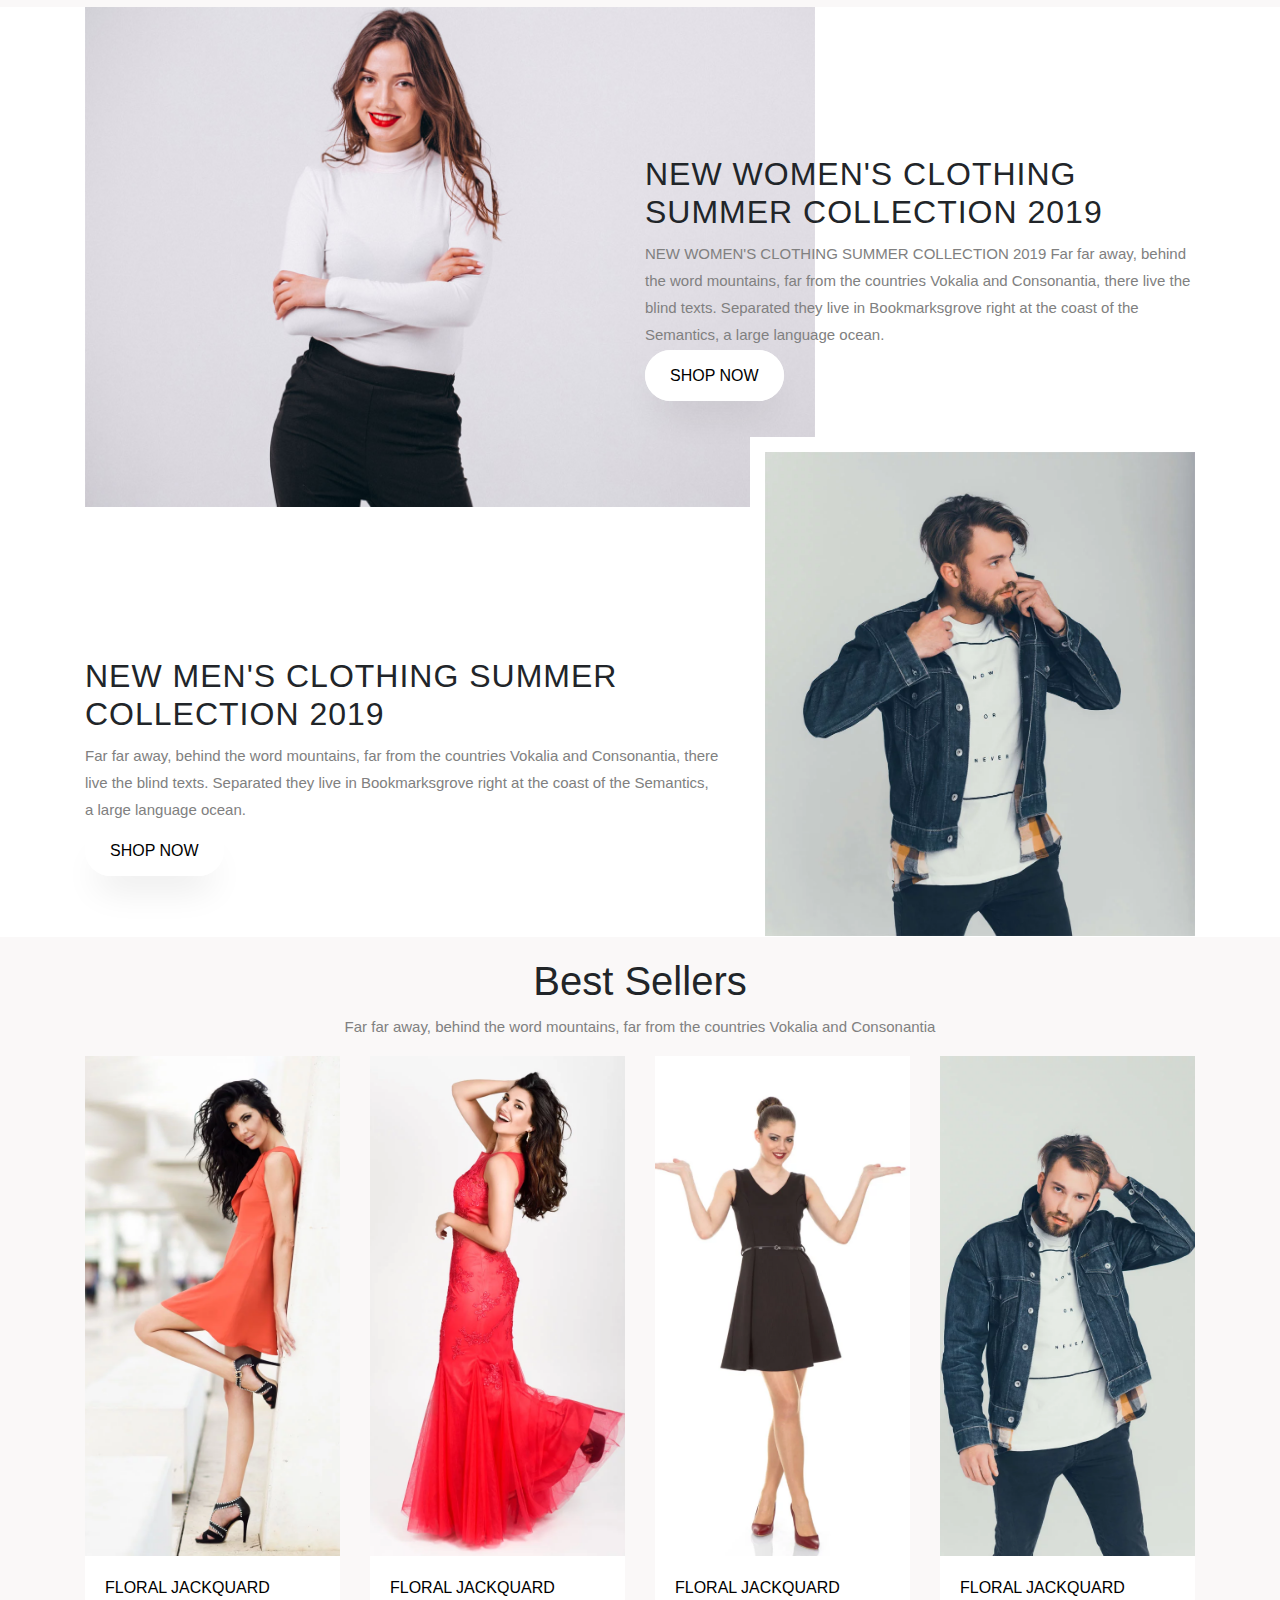
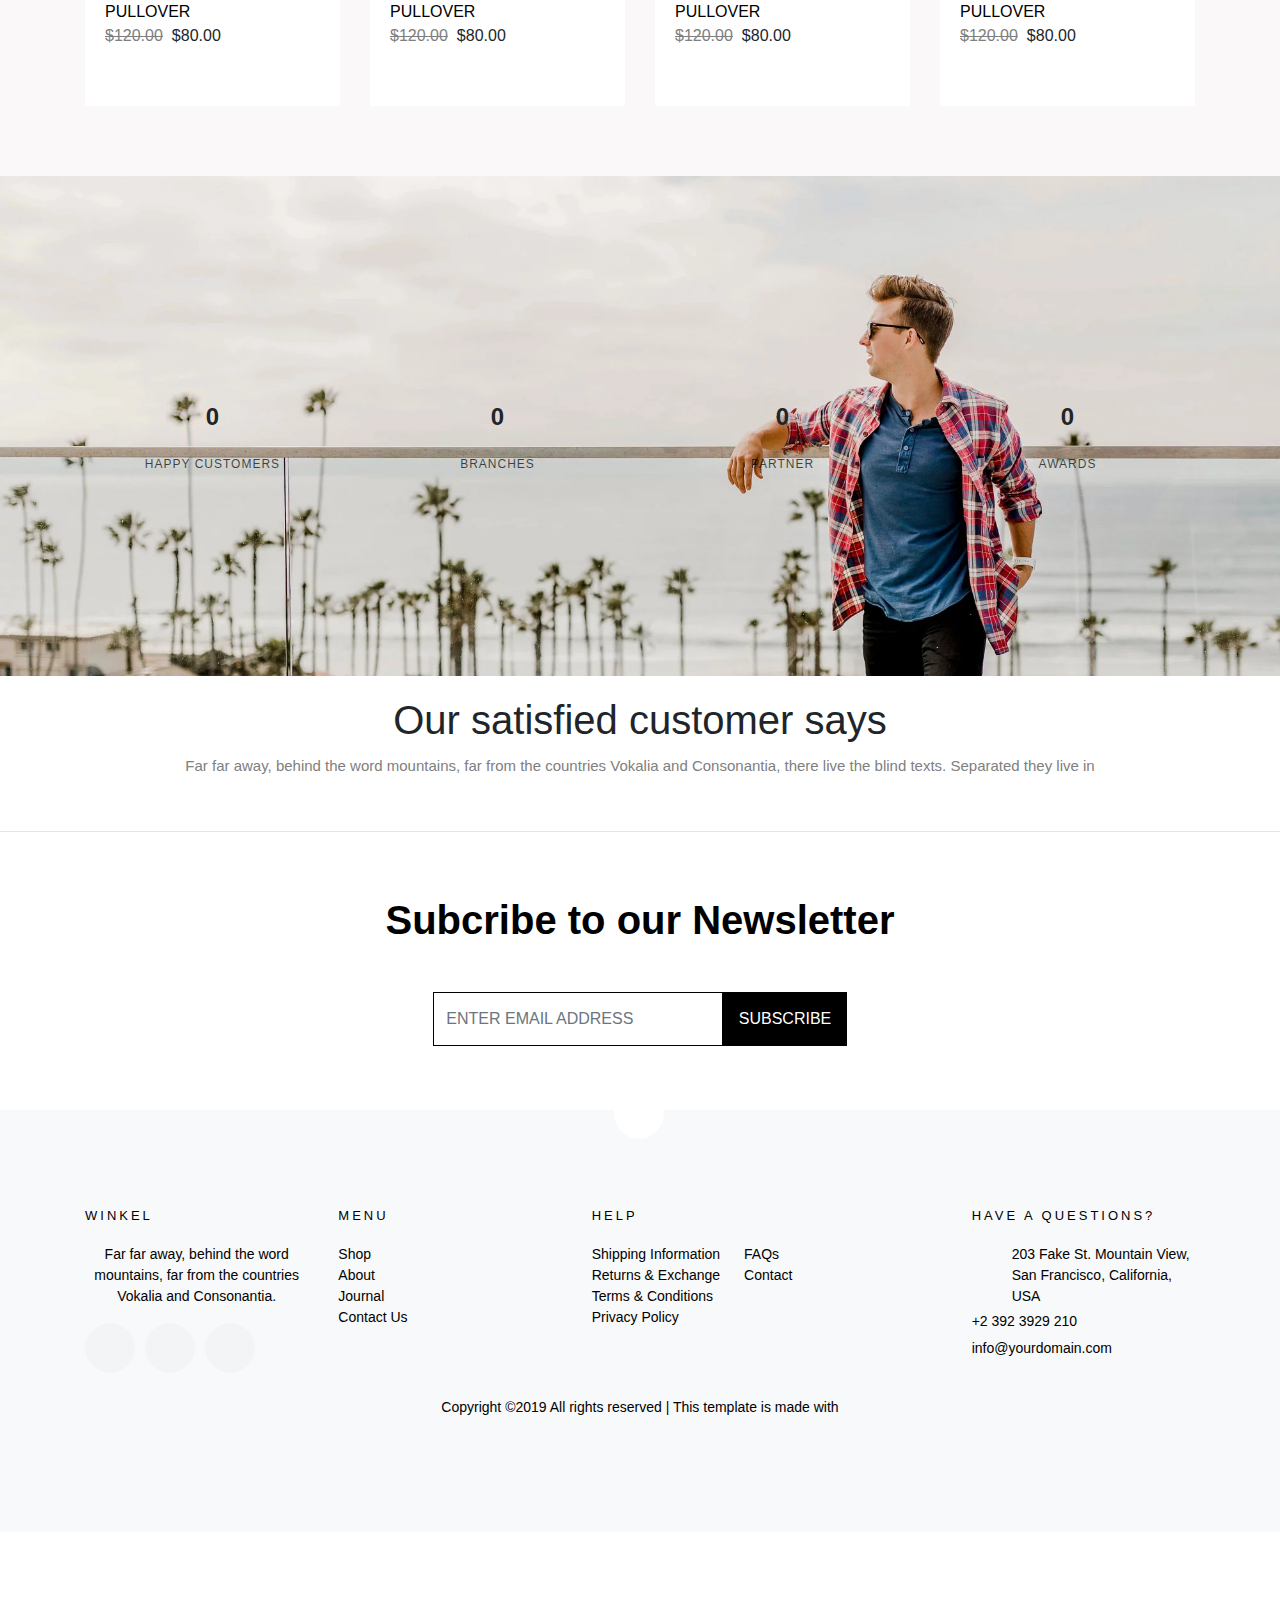
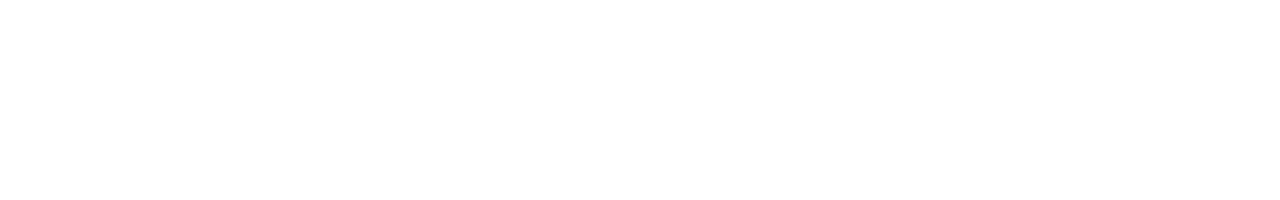
<file: WINKEL/about.html>
<!DOCTYPE html>
<html lang="en">
  <head>
    <meta charset="UTF-8" />
    <meta name="viewport" content="width=device-width, initial-scale=1.0" />
    <meta http-equiv="X-UA-Compatible" content="ie=edge" />
    <title>Final Project</title>
    

    <link
      rel="stylesheet"
      href="https://use.fontawesome.com/releases/v5.8.2/css/all.css"
      integrity="sha384-oS3vJWv+0UjzBfQzYUhtDYW+Pj2yciDJxpsK1OYPAYjqT085Qq/1cq5FLXAZQ7Ay"
      crossorigin="anonymous"
    />
    <link
      rel="stylesheet"
      href="https://stackpath.bootstrapcdn.com/bootstrap/4.3.1/css/bootstrap.min.css"
      integrity="sha384-ggOyR0iXCbMQv3Xipma34MD+dH/1fQ784/j6cY/iJTQUOhcWr7x9JvoRxT2MZw1T"
      crossorigin="anonymous"
    />
    <link rel="stylesheet" href="OwlCarousel2-2.3.4/docs/assets/owlcarousel/assets/owl.carousel.min.css">
    <link rel="stylesheet" href="OwlCarousel2-2.3.4/docs/assets/owlcarousel/assets/owl.theme.default.min.css">
    <link rel="stylesheet" href="sass/style.css" />
    <link rel="stylesheet" href="sass/animation.css">
  </head>
  <body>

    <div id="preloader">
      <img src="image/preloader2.gif" >
    </div>
    <header>
      <div class="container">
        <ul class="d-flex justify-content-between">
          
          <li>
            <i class="fas fa-phone"></i>
            + 1235 2355 98
          </li>
          <li>
            <i class="fas fa-paper-plane"></i>
            YOUREMAIL@EMAIL.COM
          </li>
          <li>
            3-5 BUSINESS DAYS DELIVERY & FREE RETURNS
          </li>
        </ul>
      </div>
    </header>

    
  
<nav id="navbar" class=" my-nav navbar-expand-lg navbar-dark ftco_navbar  ftco-navbar-light ">
    <div class="container d-flex justify-content-between  ">
        <div class="navleft">
          <a class="navbar-brand "  href=""><b>WINKEL</b></a>
        </div>
        <div class="navright">
          <ul class="d-flex ">
            <li class="active"><a href="index.html">HOME</a></li>
            
            <li class="dropdown position-relative  "><span class="">SHOP <i class="fas fa-angle-down"></i> </span> 
              <div class="dropdownmenu position-absolute">
                
                  <a href="shop.html">Shop</a> 
                  <a href="single.html">Single Product</a> 
                  <a href="cart.html">Cart</a> 
                  <a href="checkout.html">Checkout</a> 
                
              </div>
            </li>
            <li class=""><a href="about.html">ABOUT</a></li>
            <li><a href="blog.html">BLOG</a></li>
            <li><a href="contact.html">CONTACT</a></li>
            <li class=""> <a id="basket" href="">
                <i class="fas fa-shopping-cart"></i> 
           <span >0</span>
        </a></li>
          </ul>
        </div>
        <a href="" class="menu d-none">
            <span><i class="fas fa-bars"></i></span>
            MENU
          </a>
    </div>

    
        
  </nav>

 


  <section id="first">
    <div class="oc-1 owl-carousel">
        <div class="my-div">
            <div class="container-fluid d-flex">
                <div class="row">
                    <div class="col-md-12 col-lg-6 txt animated bounceInLeft  delay-1s">
                      <div class="txt-holder position-relative">
                        <div class="add position-absolute">
                          <p>BEST ECOMMECE ONLINE SHOP</p>
                        </div>
                        <h4> WINKEL ECOMMERCE SHOP</h4>
                        <div class="separator position-absolute"></div>
                        <h1> A Thouroughly <b>Modern</b> Woman</h1>
            
                        <p>A small river named Duden flows by tehir place and supplies it with the 
                          necessary regelialia. It is a paradisematic country.</p>
                          <a class="my-btn" href="">Shop Now</a>
                      </div>
            
                    
            
            
                    </div>
                    <div class="col-md-12 col-lg-6"> 
                      <div class="img-wrapper position-relative">
                        <img src="image/bg_2.webp" alt="this is a photo">
                      </div>
                    </div>
                    <div class="txt-holder text d-none position-absolute">
                        
                        <h4> WINKEL ECOMMERCE SHOP</h4>
                      
                        <h1> A Thouroughly <b>Modern</b> Woman</h1>
            
                        <p>A small river named Duden flows by tehir place and supplies it with the 
                          necessary regelialia. It is a paradisematic country.</p>
                          <a class="my-btn" href="">Shop Now</a>
                      </div>
                  </div>
                  
      
            
          </div>
        </div>
        <div class="my-div">
            <div class="container-fluid d-flex">
                <div class="row">
                    <div class="col-md-12 col-lg-6 txt animated bounceInLeft  delay-4s">
                      <div class="txt-holder">
                        <h4> WINKEL ECOMMERCE SHOP</h4>
                        <div class="add sec position-absolute">
                            <p>STABLISHED SICNE 2000</p>
                          </div>
                        <div class="separator"></div>
                        <h1> Catch Your Own
                          <pre><b>Stylish & Look</b></pre>
                          </h1>
            
                        <p>A small river named Duden flows by tehir place and supplies it with the 
                          necessary regelialia. It is a paradisematic country.</p>
                          <a class="my-btn" href="">Shop Now</a>
                      </div>
            
                    
            
            
                    </div>
                    <div class="col-md-12 col-lg-6"> 
                      <div class="img-wrapper position-relative">
                        <img src="image/bg_1.webp" alt="this is a photo">
                      </div>
                    </div>
                    <div class="txt-holder text d-none position-absolute">
                       
                        <h4> WINKEL ECOMMERCE SHOP</h4>
                       
                        <h1> A Thouroughly <b>Modern</b> Woman</h1>
            
                        <p>A small river named Duden flows by tehir place and supplies it with the 
                          necessary regelialia. It is a paradisematic country.</p>
                          <a class="my-btn" href="">Shop Now</a>
                      </div>
                  </div>
                  
      
            
          </div>
        </div>
    </div>
    
  </section>


<section id="second">
  <div class="container-fluid">
    <div class="row">
      <div class="col-md-5 col-lg-5 col-xs-12">
        <div class="img-wrapper position-relative">
          <img  src="image/about.webp" alt="This is a photo">
        <a class="position-absolute" href="https://vimeo.com/45830194"> <i class="fas fa-play "></i></a> 
        
        </div>

      </div>
      <div class="col-md-7 col-lg-7 col-xs-12">
        <div class="text-holder">
          <h2>Better Way to Ship Your Products</h2>
          <p>But nothing the copy said could convince her and so it didn’t take long until a few insidious Copy Writers ambushed her, made her drunk with Longe and Parole and dragged her into their agency, where they abused her for their.

            </p>
              <div class="row inner d-flex">
                  <div class="col-md-12 col-lg-4  animated bounceInUp delay-1s">
                      <div class="square">
        
                      </div>
                      <h2>REFUND POLICY</h2>
                      <p>Even the all-powerful Pointing has no control about the blind texts it is an almost unorthographic</p>
        
                    </div>
                    <div class="col-md-12 col-lg-4  animated bounceInUp delay-1s">
                        <div class="square">
          
                        </div>
                        <h2>REFUND POLICY</h2>
                        <p>Even the all-powerful Pointing has no control about the blind texts it is an almost unorthographic</p>
          
                      </div>
                      <div class="col-md-12 col-lg-4  animated bounceInUp delay-1s">
                          <div class="square">
            
                          </div>
                          <h2>REFUND POLICY</h2>
                          <p>Even the all-powerful Pointing has no control about the blind texts it is an almost unorthographic</p>
            
                        </div>
              </div>
          
        </div>
        

      </div>
    </div>
  </div>


</section>

  

<section id="third">
  <div class="container">
    <div class="head">
        <h1>Best Sellers</h1>
        <p>Far far away, behind the word mountains, far from the countries Vokalia and Consonantia</p>
    </div>
      
    <div class="row">
      <div class="col-lg-3 col-md-6 animated bounceInLeft delay-1s">
        <div class="img_wrap position-relative ">
          <img src="image/product-1.webp" alt="">
          <div class="overlay position-absolute ">
             
            <a class="add" href="">ADD TO CART <i class="fas fa-plus"></i></a>
            <a class="buy" href="">BUY NOW <i class="fas fa-cart-arrow-down"></i></a>

          </div>

        </div>
        <div class="txt-holder">
        <a href="">FLORAL JACKQUARD PULLOVER</a> 
        <div class="span-holder">
            <span class="through">$120.00</span>
            <span>$80.00</span>
            <i class="far fa-star"></i>
            <i class="far fa-star"></i>
            <i class="far fa-star"></i>
            <i class="far fa-star"></i>
            <i class="far fa-star"></i>
        </div>
        

        </div>

      </div>
      <div class="col-md-6 col-lg-3 animated bounceInLeft delay-1s">
          <div class="img_wrap position-relative ">
            <img src="image/product-2.webp" alt="">
            <div class="overlay position-absolute ">
               
              <a class="add" href="">ADD TO CART <i class="fas fa-plus"></i></a>
              <a class="buy" href="">BUY NOW <i class="fas fa-cart-arrow-down"></i></a>
  
            </div>
  
          </div>
          <div class="txt-holder">
              <a href="">FLORAL JACKQUARD PULLOVER</a> 
              <div class="span-holder">
                  <span class="through">$120.00</span>
                  <span>$80.00</span>
                  <i class="far fa-star"></i>
                  <i class="far fa-star"></i>
                  <i class="far fa-star"></i>
                  <i class="far fa-star"></i>
                  <i class="far fa-star"></i>
              </div>
          </div>
  
        </div>
        <div class="col-md-6 col-lg-3 animated bounceInLeft delay-1s">
            <div class="img_wrap position-relative ">
              <img src="image/product-3.webp" alt="">
              <div class="overlay position-absolute ">
                 
                <a class="add" href="">ADD TO CART <i class="fas fa-plus"></i></a>
                <a class="buy" href="">BUY NOW <i class="fas fa-cart-arrow-down"></i></a>
    
              </div>
    
            </div>
            <div class="txt-holder">
                <a href="">FLORAL JACKQUARD PULLOVER</a> 
                <div class="span-holder">
                    <span class="through">$120.00</span>
                    <span>$80.00</span>
                    <i class="far fa-star"></i>
                    <i class="far fa-star"></i>
                    <i class="far fa-star"></i>
                    <i class="far fa-star"></i>
                    <i class="far fa-star"></i>
                </div>
            </div>
    
          </div>
          <div class="col-md-6 col-lg-3 animated bounceInLeft delay-1s">
              <div class="img_wrap position-relative ">
                <img src="image/product-4.webp" alt="">
                <div class="overlay position-absolute ">
                   
                  <a class="add" href="">ADD TO CART <i class="fas fa-plus"></i></a>
                  <a class="buy" href="">BUY NOW <i class="fas fa-cart-arrow-down"></i></a>
      
                </div>
      
              </div>
              <div class="txt-holder">
                  <a href="">FLORAL JACKQUARD PULLOVER</a> 
                  <div class="span-holder">
                      <span class="through">$120.00</span>
                      <span>$80.00</span>
                      <i class="far fa-star"></i>
                      <i class="far fa-star"></i>
                      <i class="far fa-star"></i>
                      <i class="far fa-star"></i>
                      <i class="far fa-star"></i>
                  </div>
      
              </div>
      
            </div>
      
    
    </div>
    
  </div>
 

</section>


<section id="fourth">
  <div class="container">
    <div class="row">
      <div class="col-lg-8 col-md-9">
        <div class="img-wrapper">
          <img src="image/about-1.jpg" alt="">
        </div>

      </div>
      <div class="col-lg-4  col-md-3 animated bounceInUp delay-1s">
        <div class="text-holder">
          <h2>
              NEW WOMEN'S CLOTHING SUMMER COLLECTION 2019 </h2>
          <p>
              NEW WOMEN'S CLOTHING SUMMER COLLECTION 2019
              Far far away, behind the word mountains, far from the countries Vokalia and Consonantia, there live the blind texts. Separated they live in Bookmarksgrove right at the coast of the Semantics, a large language ocean.</p>
          <a class="my-btn" href="">SHOP NOW</a>
        </div>

      </div>
      <div class="col-lg-7 col-md-7 animated  bounceInUp delay-1s">
          <div class="text-holder">
            <h2>NEW MEN'S CLOTHING SUMMER COLLECTION 2019</h2>
            <p>Far far away, behind the word mountains, far from the countries Vokalia and Consonantia, there live the blind texts. Separated they live in Bookmarksgrove right at the coast of the Semantics, a large language ocean. </p>
            <a class="my-btn" href="">SHOP NOW</a>
          </div>
  
        </div>
        <div class="col-lg-5 col-md-5">
            <div class="img-wrapper">
              <img src="image/about-2.webp" alt="">
            </div>
    
          </div>
    </div>
  </div>
</section>

<section id="fifth">
    <div class="container">
      <div class="head">
          <h1>Best Sellers</h1>
          <p>Far far away, behind the word mountains, far from the countries Vokalia and Consonantia</p>
      </div>
        
      <div class="row  animated bounceInLeft delay-1s">
        <div class="col-lg-3 col-md-6">
          <div class="img_wrap position-relative ">
            <img src="image/product-5.webp" alt="">
            <div class="overlay position-absolute ">
               
              <a class="add" href="">ADD TO CART <i class="fas fa-plus"></i></a>
              <a class="buy" href="">BUY NOW <i class="fas fa-cart-arrow-down"></i></a>
  
            </div>
  
          </div>
          <div class="txt-holder">
          <a href="">FLORAL JACKQUARD PULLOVER</a> 
          <div class="span-holder">
              <span class="through">$120.00</span>
              <span>$80.00</span>
              <i class="far fa-star"></i>
              <i class="far fa-star"></i>
              <i class="far fa-star"></i>
              <i class="far fa-star"></i>
              <i class="far fa-star"></i>
          </div>
          
  
          </div>
  
        </div>
        <div class="col-lg-3 col-md-6">
            <div class="img_wrap position-relative ">
              <img src="image/product-6.webp" alt="">
              <div class="overlay position-absolute ">
                 
                <a class="add" href="">ADD TO CART <i class="fas fa-plus"></i></a>
                <a class="buy" href="">BUY NOW <i class="fas fa-cart-arrow-down"></i></a>
    
              </div>
    
            </div>
            <div class="txt-holder">
                <a href="">FLORAL JACKQUARD PULLOVER</a> 
                <div class="span-holder">
                    <span class="through">$120.00</span>
                    <span>$80.00</span>
                    <i class="far fa-star"></i>
                    <i class="far fa-star"></i>
                    <i class="far fa-star"></i>
                    <i class="far fa-star"></i>
                    <i class="far fa-star"></i>
                </div>
            </div>
    
          </div>
          <div class="col-lg-3 col-md-6">
              <div class="img_wrap position-relative ">
                <img src="image/product-7.webp" alt="">
                <div class="overlay position-absolute ">
                   
                  <a class="add" href="">ADD TO CART <i class="fas fa-plus"></i></a>
                  <a class="buy" href="">BUY NOW <i class="fas fa-cart-arrow-down"></i></a>
      
                </div>
      
              </div>
              <div class="txt-holder">
                  <a href="">FLORAL JACKQUARD PULLOVER</a> 
                  <div class="span-holder">
                      <span class="through">$120.00</span>
                      <span>$80.00</span>
                      <i class="far fa-star"></i>
                      <i class="far fa-star"></i>
                      <i class="far fa-star"></i>
                      <i class="far fa-star"></i>
                      <i class="far fa-star"></i>
                  </div>
              </div>
      
            </div>
            <div class="col-lg-3 col-md-6">
                <div class="img_wrap position-relative ">
                  <img src="image/product-8.webp" alt="">
                  <div class="overlay position-absolute ">
                     
                    <a class="add" href="">ADD TO CART <i class="fas fa-plus"></i></a>
                    <a class="buy" href="">BUY NOW <i class="fas fa-cart-arrow-down"></i></a>
        
                  </div>
        
                </div>
                <div class="txt-holder">
                    <a href="">FLORAL JACKQUARD PULLOVER</a> 
                    <div class="span-holder">
                        <span class="through">$120.00</span>
                        <span>$80.00</span>
                        <i class="far fa-star"></i>
                        <i class="far fa-star"></i>
                        <i class="far fa-star"></i>
                        <i class="far fa-star"></i>
                        <i class="far fa-star"></i>
                    </div>
        
                </div>
        
              </div>
        
      
      </div>
      
    </div>
   
  
  </section>

  <section id="sixth">
    <div class="container">
      <div class="row">
        <div class="col-md-3">
            <p class="increasing"> <span data-count="10000" id="cntr">0</span> </p>
            <span class="words">HAPPY CUSTOMERS</span>
        </div>
        <div class="col-md-3">
            <p class="increasing"> <span data-count="100" id="cntr">0</span> </p>
            <span class="words">BRANCHES</span>

        </div>
        <div class="col-md-3">
            <p class="increasing"> <span data-count="1000" id="cntr">0</span> </p>
            <span class="words">PARTNER</span>

        </div>
        <div class="col-md-3">
            <p class="increasing"> <span data-count="100" id="cntr">0</span> </p>
            <span class="words">AWARDS </span>

        </div>
      </div>
    </div>
  

  </section>


  <section id="seventh">
    
    <div class="container">
      <div class="my-wrapper  ">
          <div class="head">
              <h1>Our satisfied customer says</h1>
              <p>Far far away, behind the word mountains, far from the countries Vokalia and Consonantia, there live the blind texts. Separated they live in</p>
          </div>
  
          <div class="owl-carousel nonloop owl-theme">
              <div class="item">
                <div class="img-holder position-relative">
                  <img src="image/person_1.webp" alt="">
                 <span><i class="fas fa-quote-left"></i></span> 
                </div>
                <div class="txt-holder">
                  <div class="hr"></div>
                  <p>Far far away, behind the word mountains, far from the countries Vokalia and Consonantia, there  live the blind texts.</p>
                </div>
  
                <div class="uppercase">
                  <h2>Garreth Smith</h2>
                  <p>MARKETING  MANAGER </p>
                </div>
                
  
              </div>
             
             
               
                <div class="item">
                    <div class="img-holder position-relative">
                      <img src="image/person_1.webp" alt="">
                     <span><i class="fas fa-quote-left"></i></span> 
                    </div>
                    <div class="txt-holder">
                      <div class="hr"></div>
                      <p>Far far away, behind the word mountains, far from the countries Vokalia and Consonantia, there  live the blind texts.</p>
                    </div>
      
                    <div class="uppercase">
                      <h2>Garreth Smith</h2>
                      <p>MARKETING  MANAGER </p>
                    </div>
      
                  </div>
             
                  <div class="item">
                      <div class="img-holder position-relative">
                        <img src="image/person_1.webp" alt="">
                       <span><i class="fas fa-quote-left"></i></span> 
                      </div>
                      <div class="txt-holder">
                        <div class="hr"></div>
                        <p>Far far away, behind the word mountains, far from the countries Vokalia and Consonantia, there  live the blind texts.</p>
                      </div>
        
                      <div class="uppercase">
                        <h2>Garreth Smith</h2>
                        <p>MARKETING  MANAGER </p>
                      </div>
        
                    </div>
             
                    <div class="item">
                        <div class="img-holder position-relative">
                          <img src="image/person_1.webp" alt="">
                         <span><i class="fas fa-quote-left"></i></span> 
                        </div>
                        <div class="txt-holder">
                          <div class="hr"></div>
                          <p>Far far away, behind the word mountains, far from the countries Vokalia and Consonantia, there  live the blind texts.</p>
                        </div>
          
                        <div class="uppercase">
                          <h2>Garreth Smith</h2>
                          <p>MARKETING  MANAGER </p>
                        </div>
          
                      </div>
                     
                      <div class="item">
                          <div class="img-holder position-relative">
                            <img src="image/person_1.webp" alt="">
                           <span><i class="fas fa-quote-left"></i></span> 
                          </div>
                          <div class="txt-holder">
                            <div class="hr"></div>
                            <p>Far far away, behind the word mountains, far from the countries Vokalia and Consonantia, there  live the blind texts.</p>
                          </div>
            
                          <div class="uppercase">
                            <h2>Garreth Smith</h2>
                            <p>MARKETING  MANAGER </p>
                          </div>
            
                        </div>
  
                        <div class="item">
                            <div class="img-holder position-relative">
                              <img src="image/person_1.webp" alt="">
                             <span><i class="fas fa-quote-left"></i></span> 
                            </div>
                            <div class="txt-holder">
                              <div class="hr"></div>
                              <p>Far far away, behind the word mountains, far from the countries Vokalia and Consonantia, there  live the blind texts.</p>
                            </div>
              
                            <div class="uppercase">
                              <h2>Garreth Smith</h2>
                              <p>MARKETING  MANAGER </p>
                            </div>
              
                          </div>
             
                           
                              
                             
                             
                       
                     
      </div>
      </div>
       
  </section>
  <hr class="devider">

   <section id="subrice">
      <div class="container">
          <div class="row">
              <div class="col-md-7 subrice-head text-center py-5  animated  bounceInUp delay-1s">
                  <h2>Subcribe to our Newsletter</h2>
                  <div class="row subrice-body d-flex justify-content-center mt-5">
                      <div class="col-md-8">
                          <form class="subrice-form">
                              <div class="form-group d-flex">
                                  <input type="text" placeholder="Enter email address"
                                      class="form-control email-input" />
                                  <input type="submit" value="Subscribe" class="submit-input" />
                              </div>
                          </form>
                      </div>

                  </div>

              </div>
             
             
          </div>
      </div>

  </section>


       <footer id="footer">
          <div class="container">
              <div class="row">
                  <span class="arrow-up">
                      <a href="#" id="page-top">
                          <i class="fas fa-angle-up"></i>
                      </a>
                  </span>
                  <div class="col-md social-media">
                      <div class="footer-text mb-4">
                          <h2>
                              Winkel
                          </h2>
                          <p>
                              Far far away, behind the word mountains, far from the countries Vokalia and Consonantia.
                          </p>
                          <ul class="social-icon animated  bounceInUp delay-5s duration-2s">
                              <li>
                                  <a href="">
                                      <i class="fab fa-twitter"></i>
                                  </a>
  
                              </li>
                              <li>
  
                                  <a href="">
                                      <i class="fab fa-facebook-f"></i>
                                  </a>
                              </li>
                              <li>
                                  <a href="">
                                      <i class="fab fa-instagram"></i>
                                  </a>
  
                              </li>
                          </ul>
  
  
  
                      </div>
                  </div>
                  <div class="col-md footer-menu">
                      <div>
                          <h2>Menu</h2>
                          <ul>
                              <li>
                                  <a href="">Shop</a>
                              </li>
                              <li>
                                  <a href="">About</a>
                              </li>
                              <li>
                                  <a href="">Journal</a>
                              </li>
                              <li>
                                  <a href="">Contact Us</a>
                              </li>
                          </ul>
  
                      </div>
                  </div>
                  <div class="col-md-4 footer-help">
                      <h2>help</h2>
                      <div class="d-flex ">
                          <ul class="mr-l-5 pr-l-3 mr-4">
                              <li>
                                  <a href="">Shipping Information</a>
                              </li>
                              <li>
                                  <a href="">Returns & Exchange</a>
                              </li>
                              <li>
                                  <a href="">Terms & Conditions</a>
                              </li>
                              <li>
                                  <a href="">Privacy Policy</a>
                              </li>
                          </ul>
                          <ul>
  
                              <li>
                                  <a href="">FAQs</a>
                              </li>
                              <li>
                                  <a href="">Contact</a>
                              </li>
                          </ul>
  
                      </div>
  
  
  
                  </div>
                  <div class="col-md footer-adres">
                      <h2>
                          Have a Questions?
                      </h2>
                      <ul>
                          <li class="d-flex">
                              <i class="fas fa-map-marker-alt"></i>
                              <address>
                                  203 Fake St. Mountain View, San Francisco, California, USA
                              </address>
                          </li>
                          <li class="d-flex">
                              <a href="">
                                  <i class="fas fa-phone"></i>
                                  <span>+2 392 3929 210</span>
  
                              </a>
  
                          </li>
                          <li class="d-flex">
                              <a href="">
                                  <i class="fas fa-envelope"></i>
                                  <span> info@yourdomain.com</span>
                              </a>
  
                          </li>
                      </ul>
                  </div>
                  </p>
              </div>
              <p>Copyright ©2019 All rights reserved | This template is made with </p>
          </div>
  
  
      </footer>

    <script
      src="https://cdnjs.cloudflare.com/ajax/libs/jquery/3.4.1/jquery.min.js"
      integrity="sha256-CSXorXvZcTkaix6Yvo6HppcZGetbYMGWSFlBw8HfCJo="
      crossorigin="anonymous"
    ></script>
    <script src="OwlCarousel2-2.3.4/docs/assets/owlcarousel/owl.carousel.min.js"></script>
    <script src="js/main.js"></script>
  </body>
</html>
</file>
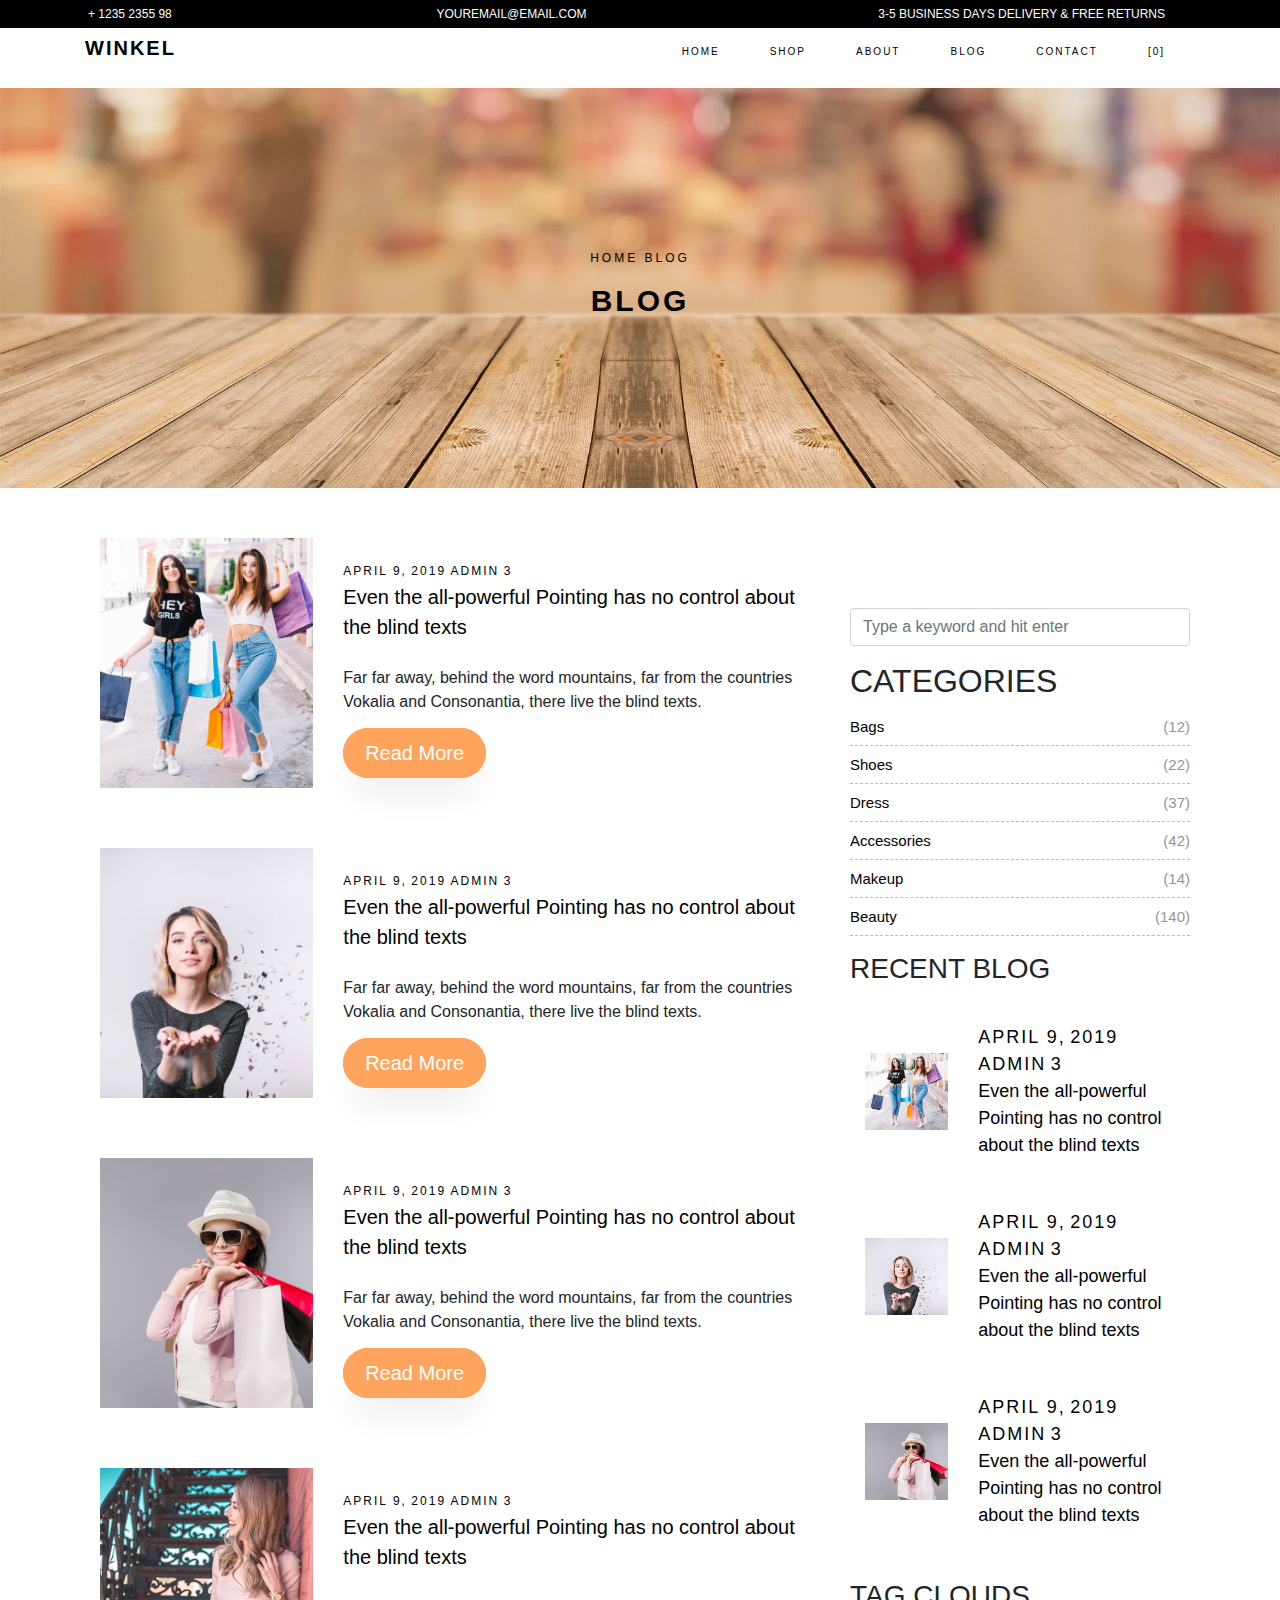
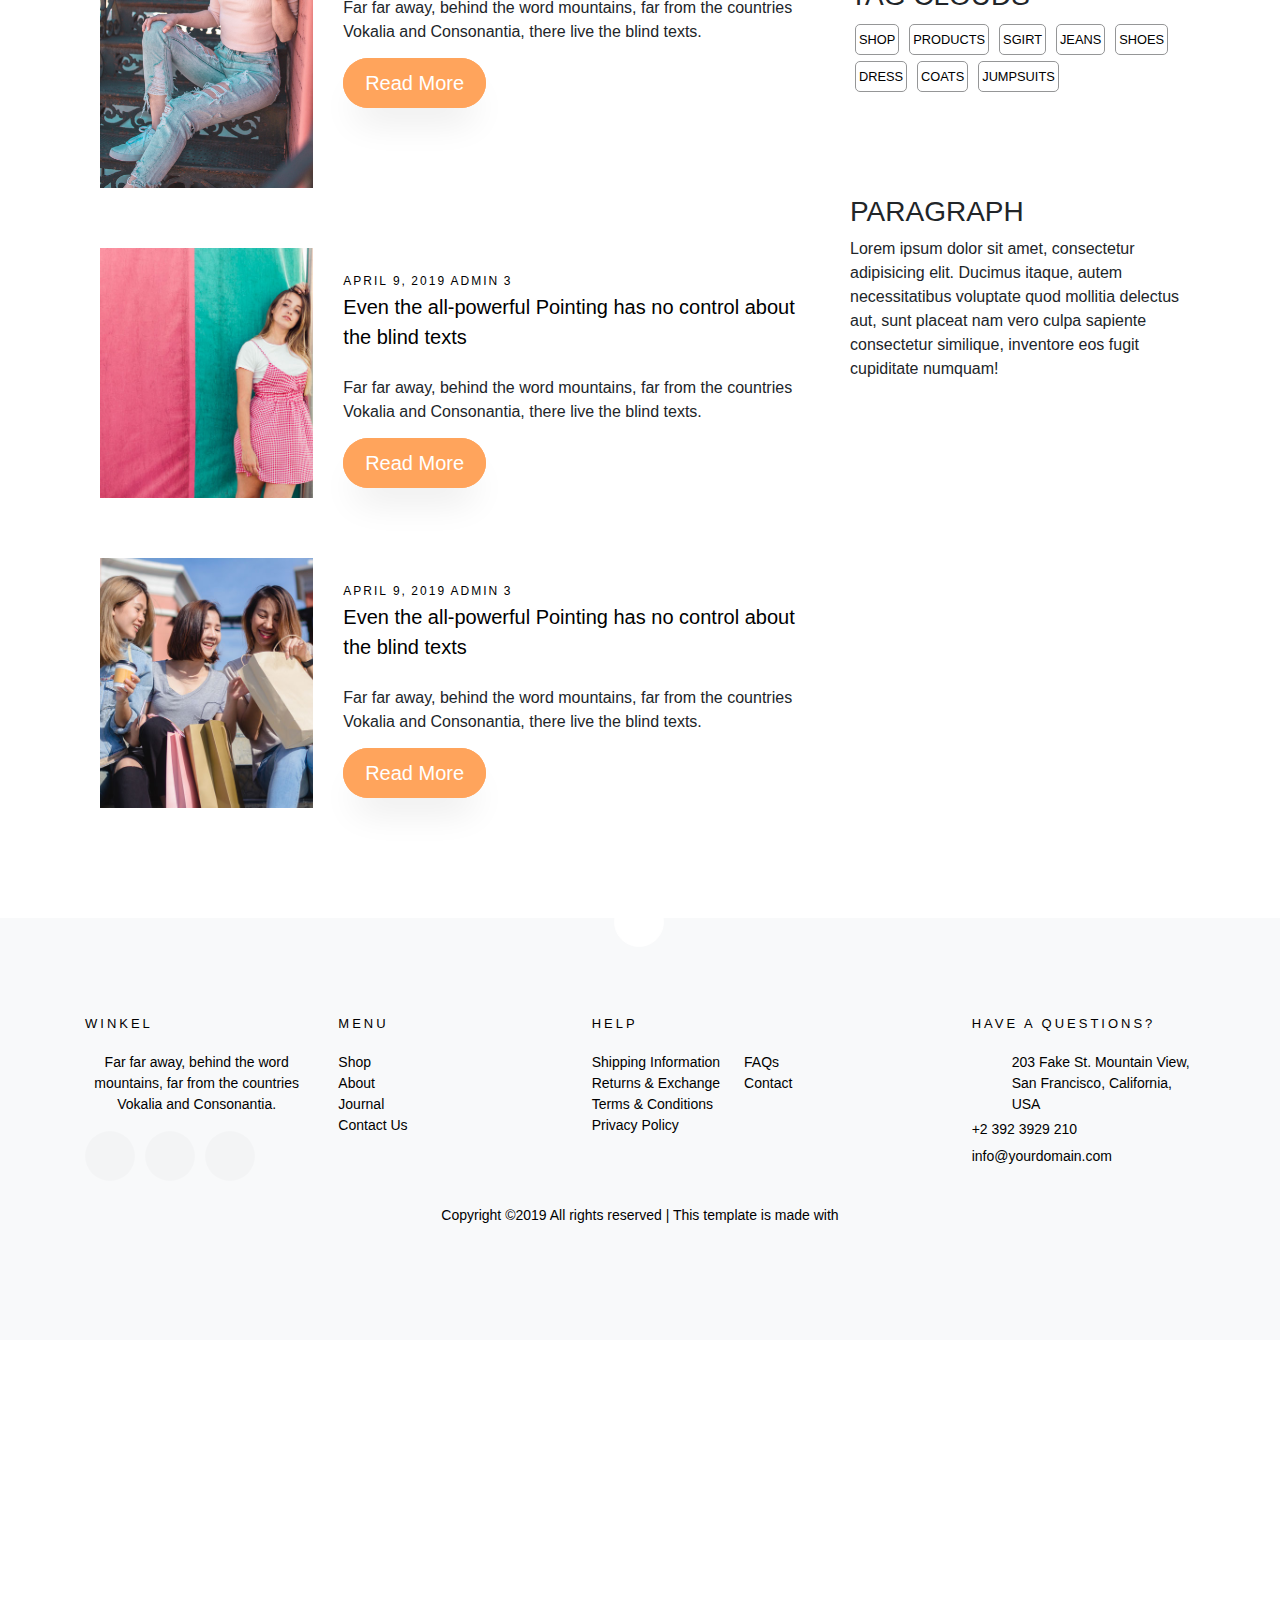
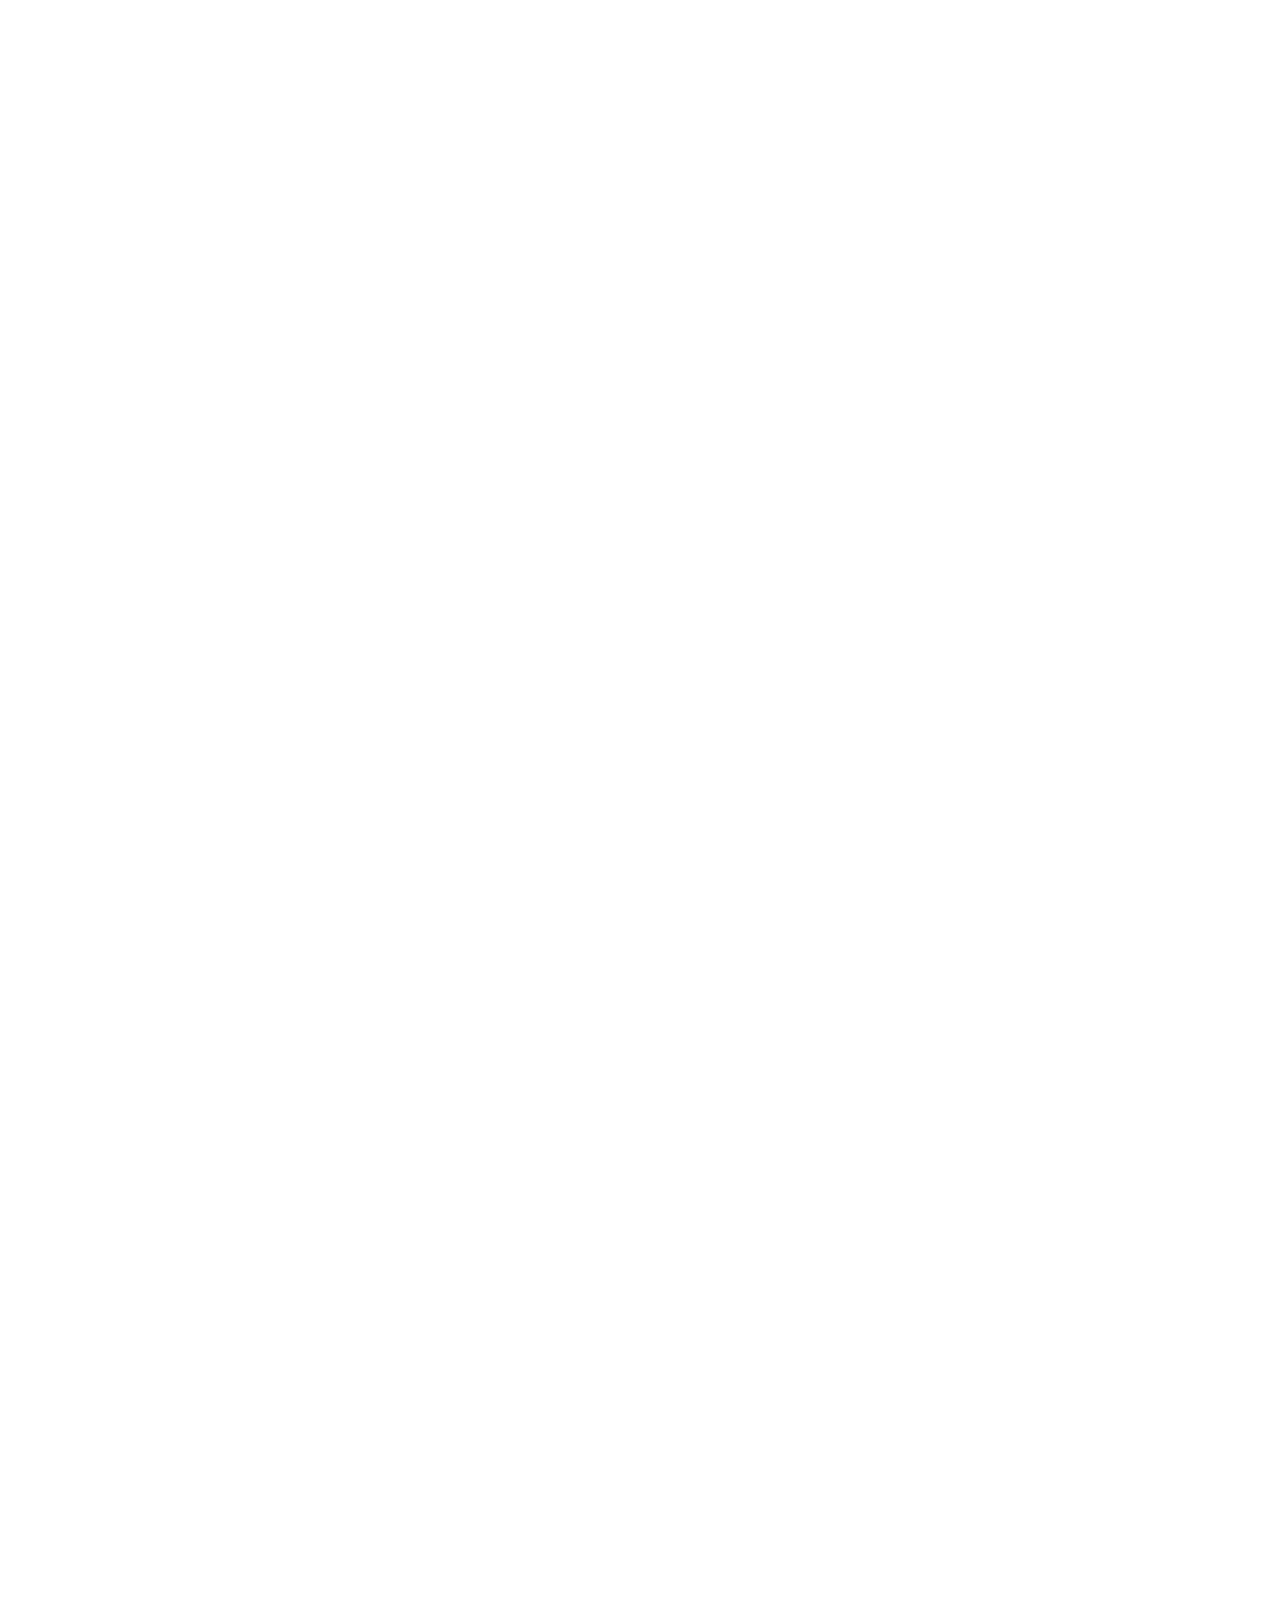
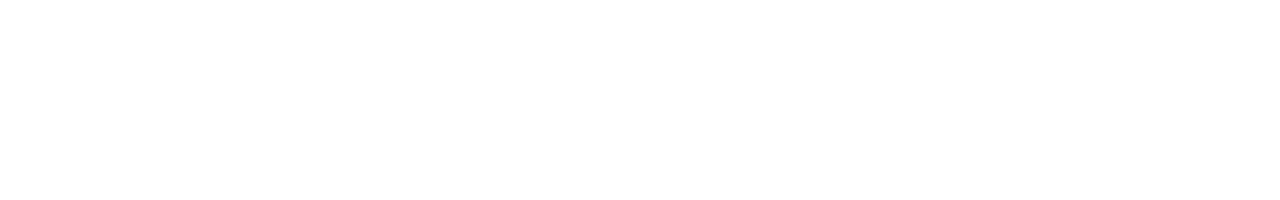
<file: WINKEL/blog.html>
<!DOCTYPE html>
<html lang="en">
<head>
    <meta charset="UTF-8">
    <meta name="viewport" content="width=device-width, initial-scale=1.0">
    <meta http-equiv="X-UA-Compatible" content="ie=edge">
    <title>shop</title>
    <link
      rel="stylesheet"
      href="https://use.fontawesome.com/releases/v5.8.2/css/all.css"
      integrity="sha384-oS3vJWv+0UjzBfQzYUhtDYW+Pj2yciDJxpsK1OYPAYjqT085Qq/1cq5FLXAZQ7Ay"
      crossorigin="anonymous"
    />
    <link
      rel="stylesheet"
      href="https://stackpath.bootstrapcdn.com/bootstrap/4.3.1/css/bootstrap.min.css"
      integrity="sha384-ggOyR0iXCbMQv3Xipma34MD+dH/1fQ784/j6cY/iJTQUOhcWr7x9JvoRxT2MZw1T"
      crossorigin="anonymous"
    />
    <link rel="stylesheet" href="OwlCarousel2-2.3.4/docs/assets/owlcarousel/assets/owl.carousel.min.css">
    <link rel="stylesheet" href="OwlCarousel2-2.3.4/docs/assets/owlcarousel/assets/owl.theme.default.min.css">
    <link rel="stylesheet" href="sass/style.css" />
</head>
<body>
        <div id="preloader">
                <img src="image/preloader2.gif" >
              </div>
        <header>
                <div class="container">
                  <ul class="d-flex justify-content-between">
                    <li>
                      <i class="fas fa-phone"></i>
                      + 1235 2355 98
                    </li>
                    <li>
                      <i class="fas fa-paper-plane"></i>
                      YOUREMAIL@EMAIL.COM
                    </li>
                    <li>
                      3-5 BUSINESS DAYS DELIVERY & FREE RETURNS
                    </li>
                  </ul>
                </div>
              </header>
              <nav id="navbar" class=" my-nav navbar-expand-lg navbar-dark ftco_navbar  ftco-navbar-light ">
                    <div class="container d-flex justify-content-between  ">
                        <div class="navleft">
                          <a class="navbar-brand"  href=""><b>WINKEL</b></a>
                        </div>
                        <div class="navright">
                          <ul class="d-flex ">
                            <li><a href="index.html">HOME</a></li>
                            
                            <li class="dropdown position-relative"> <span class="">SHOP <i class="fas fa-angle-down"></i> </span> 
                              <div class="dropdownmenu position-absolute">
                                
                                  <a href="shop.html">Shop</a> 
                                  <a href="single.html">Single Product</a> 
                                  <a href="cart.html">Cart</a> 
                                  <a href="checkout.html">Checkout</a> 
                                
                              </div>
                            </li>
                            <li><a href="about.html">ABOUT</a></li>
                            <li class="active"><a href="blog.html">BLOG</a></li>
                            <li><a href="contact.html">CONTACT</a></li>
                            <li><a href=""><i class="fas fa-shopping-cart"></i> [0]</a></li>
                          </ul>
                        </div>
                        <a href="" class="menu d-none">
                                <span><i class="fas fa-bars"></i></span>
                                MENU
                              </a>
                    </div>
                  </nav>

                  <section id="products">
                        <div class="title">
                            <p>HOME BLOG</p>
                            <h1>BLOG</h1>
                        </div>
                    </section>


                    <section id="categories">
                        <div class="container">
                            <div class="row outer">
                                <div class="col-lg-8 col-md-8 col-xs-12">
                                    <div class="row inner">
                                        <div class="col-lg-4 col-md-4 col-xs-12">
                                            <div class="img-wrapper">
                                                    <img src="image/image_1.jpg" alt="">
                                            </div>
                                        </div>
                                        <div class="col-lg-8 col-md-8 col-xs-12">
                                            <div class="txt-holder">
                                                <div class="span-holder">
                                                        <span><a href="">APRIL 9,</a></span>
                                                        <span><a href="">2019</a></span>
                                                        <span><a href="">ADMIN</a></span>
                                                        <span><a href=""><i class="fas fa-comment-alt"></i> 3</a></span>
                                                </div>
                                                <a href="">Even the all-powerful Pointing has no control about the blind texts
                                                       </a>
                                                       <p class="my-4">Far far away, behind the word mountains, far from the countries Vokalia and Consonantia, there live the blind texts.</p>
                                                
                                                            <a class="my-btn" href="blogopen.html">Read More</a>
                                            </div>

                                        </div>
                                        </div>
                                        <div class="row inner">
                                                <div class="col-lg-4 col-md-4 col-xs-12">
                                                    <div class="img-wrapper">
                                                            <img src="image/image_2.jpg" alt="">
                                                    </div>
                                                </div>
                                                <div class="col-lg-8 col-md-8 col-xs-12">
                                                    <div class="txt-holder">
                                                        <div class="span-holder">
                                                                <span><a href="">APRIL 9,</a></span>
                                                                <span><a href="">2019</a></span>
                                                                <span><a href="">ADMIN</a></span>
                                                                <span><a href=""><i class="fas fa-comment-alt"></i> 3</a></span>
                                                        </div>
                                                        <a href="">Even the all-powerful Pointing has no control about the blind texts
                                                               </a>
                                                               <p class="my-4">Far far away, behind the word mountains, far from the countries Vokalia and Consonantia, there live the blind texts.</p>
                                                        
                                                                    <a class="my-btn" href="blogopen.html">Read More</a>
                                                    </div>
        
                                                </div>
                                                </div>
                                                <div class="row inner">
                                                        <div class="col-lg-4 col-md-4 col-xs-12">
                                                            <div class="img-wrapper">
                                                                    <img src="image/image_3.jpg" alt="">
                                                            </div>
                                                        </div>
                                                        <div class="col-lg-8 col-md-8 col-xs-12">
                                                            <div class="txt-holder">
                                                                <div class="span-holder">
                                                                        <span><a href="">APRIL 9,</a></span>
                                                                        <span><a href="">2019</a></span>
                                                                        <span><a href="">ADMIN</a></span>
                                                                        <span><a href=""><i class="fas fa-comment-alt"></i> 3</a></span>
                                                                </div>
                                                                <a href="">Even the all-powerful Pointing has no control about the blind texts
                                                                       </a>
                                                                       <p class="my-4">Far far away, behind the word mountains, far from the countries Vokalia and Consonantia, there live the blind texts.</p>
                                                                
                                                                            <a class="my-btn" href="">Read More</a>
                                                            </div>
                
                                                        </div>
                                                        </div>
                                                        <div class="row inner">
                                                                <div class="col-lg-4 col-md-4 col-xs-12">
                                                                    <div class="img-wrapper">
                                                                            <img src="image/image_4.jpg" alt="">
                                                                    </div>
                                                                </div>
                                                                <div class="col-lg-8 col-md-8 col-xs-12">
                                                                    <div class="txt-holder">
                                                                        <div class="span-holder">
                                                                                <span><a href="">APRIL 9,</a></span>
                                                                                <span><a href="">2019</a></span>
                                                                                <span><a href="">ADMIN</a></span>
                                                                                <span><a href=""><i class="fas fa-comment-alt"></i> 3</a></span>
                                                                        </div>
                                                                        <a href="">Even the all-powerful Pointing has no control about the blind texts
                                                                               </a>
                                                                               <p class="my-4">Far far away, behind the word mountains, far from the countries Vokalia and Consonantia, there live the blind texts.</p>
                                                                        
                                                                                    <a class="my-btn" href="">Read More</a>
                                                                    </div>
                        
                                                                </div>
                                                                </div>
                                                                <div class="row inner">
                                                                        <div class="col-lg-4 col-md-4 col-xs-12">
                                                                            <div class="img-wrapper">
                                                                                    <img src="image/image_5.jpg" alt="">
                                                                            </div>
                                                                        </div>
                                                                        <div class="col-lg-8 col-md-8 col-xs-12">
                                                                            <div class="txt-holder">
                                                                                <div class="span-holder">
                                                                                        <span><a href="">APRIL 9,</a></span>
                                                                                        <span><a href="">2019</a></span>
                                                                                        <span><a href="">ADMIN</a></span>
                                                                                        <span><a href=""><i class="fas fa-comment-alt"></i> 3</a></span>
                                                                                </div>
                                                                                <a href="">Even the all-powerful Pointing has no control about the blind texts
                                                                                       </a>
                                                                                       <p class="my-4">Far far away, behind the word mountains, far from the countries Vokalia and Consonantia, there live the blind texts.</p>
                                                                                
                                                                                            <a class="my-btn" href="blogopen.html">Read More</a>
                                                                            </div>
                                
                                                                        </div>
                                                                        </div>
                                                                        <div class="row inner">
                                                                                <div class="col-lg-4 col-md-4 col-xs-12">
                                                                                    <div class="img-wrapper">
                                                                                            <img src="image/image_6.jpg" alt="">
                                                                                    </div>
                                                                                </div>
                                                                                <div class="col-lg-8 col-md-8 col-xs-12">
                                                                                    <div class="txt-holder">
                                                                                        <div class="span-holder">
                                                                                                <span><a href="">APRIL 9,</a></span>
                                                                                                <span><a href="">2019</a></span>
                                                                                                <span><a href="">ADMIN</a></span>
                                                                                                <span><a href=""><i class="fas fa-comment-alt"></i> 3</a></span>
                                                                                        </div>
                                                                                        <a href="">Even the all-powerful Pointing has no control about the blind texts
                                                                                               </a>
                                                                                               <p class="my-4">Far far away, behind the word mountains, far from the countries Vokalia and Consonantia, there live the blind texts.</p>
                                                                                        
                                                                                                    <a class="my-btn" href="blogopen.html">Read More</a>
                                                                                    </div>
                                        
                                                                                </div>
                                                                                </div>
                                    
                                        
                                    

                                </div>
                                <div class="col-md-4 right">
                                    <div class="txt-holder">
                                            <form action="#" class="search-form" >
                                                    <div class="form-group position-relative">
                                                        <span class="position-absolute"><i class="fas fa-search"></i></span>
                                                          <input type="text" class="form-control " placeholder="Type a keyword and hit enter">
                                                    </div>
                                                </form>

                                                <h2>CATEGORIES</h2>

                                                <ul>
                                                    <li><a href="">Bags <span>(12)</span></a></li>
                                                    <li><a href="">Shoes <span>(22)</span></a></li>
                                                    <li><a href="">Dress <span>(37)</span></a></li>
                                                    <li><a href="">Accessories <span>(42)</span></a></li>
                                                    <li><a href="">Makeup <span>(14)</span></a></li>
                                                    <li><a href="">Beauty <span>(140)</span></a></li>
                                                </ul>

                                                <div class="recent_blog">
                                                    <h3>RECENT BLOG</h3>
                                                    <div class="row blog">
                                                        <div class="col-lg-12 col-md-12 col-xs-12">
                                                            <div class="row recent">
                                                                <div class="col-lg-4 col-md-4 col-xs-3">
                                                                    <div class="img-wrapper">
                                                                        <img src="image/image_1.jpg" alt="">
                                                                    </div>
                                                                </div>
                                                                <div class="col-lg-8 col-md-8 col-xs-9">
                                                                        <div class="txt-holder">
                                                                                <div class="span-holder">
                                                                                        <span><a href="">APRIL 9,</a></span>
                                                                                        <span><a href="">2019</a></span>
                                                                                        <span><a href="">ADMIN</a></span>
                                                                                        <span><a href=""><i class="fas fa-comment-alt"></i> 3</a></span>
                                                                                </div>
                                                                                <a href="">Even the all-powerful Pointing has no control about the blind texts
                                                                                       </a>
                                                                                
                                                                            </div>
                                
                                                                    
                                                                </div>
                                                            </div>
                                                            <div class="row recent">
                                                                    <div class="col-md-4">
                                                                        <div class="img-wrapper">
                                                                            <img src="image/image_2.jpg" alt="">
                                                                        </div>
                                                                    </div>
                                                                    <div class="col-md-8">
                                                                            <div class="txt-holder">
                                                                                    <div class="span-holder">
                                                                                            <span><a href="">APRIL 9,</a></span>
                                                                                            <span><a href="">2019</a></span>
                                                                                            <span><a href="">ADMIN</a></span>
                                                                                            <span><a href=""><i class="fas fa-comment-alt"></i> 3</a></span>
                                                                                    </div>
                                                                                    <a href="">Even the all-powerful Pointing has no control about the blind texts
                                                                                           </a>
                                                                                    
                                                                                </div>
                                    
                                                                        
                                                                    </div>
                                                                </div>
                                                                <div class="row recent">
                                                                        <div class="col-md-4">
                                                                            <div class="img-wrapper">
                                                                                <img src="image/image_3.jpg" alt="">
                                                                            </div>
                                                                        </div>
                                                                        <div class="col-md-8">
                                                                                <div class="txt-holder">
                                                                                        <div class="span-holder">
                                                                                                <span><a href="">APRIL 9,</a></span>
                                                                                                <span><a href="">2019</a></span>
                                                                                                <span><a href="">ADMIN</a></span>
                                                                                                <span><a href=""><i class="fas fa-comment-alt"></i> 3</a></span>
                                                                                        </div>
                                                                                        <a href="">Even the all-powerful Pointing has no control about the blind texts
                                                                                               </a>
                                                                                        
                                                                                    </div>
                                        
                                                                            
                                                                        </div>
                                                                    </div>

                                                        </div>
                                                    </div>

                                                </div>
                                    </div>
                                   
                                    <h3>TAG CLOUDS</h3>
                                            <div class="cloud d-flex">
                                                

                                               

                                                
                                                <a href="">SHOP</a>
                                                <a href="">PRODUCTS</a>
                                                <a href="">SGIRT</a>
                                                <a href="">JEANS</a>
                                                <a href="">SHOES</a>
                                                <a href="">DRESS</a>
                                                <a href="">COATS</a>
                                                <a href="">JUMPSUITS</a>
                                               


                                            </div>

                                            <div class="prg">
                                                <h3>PARAGRAPH</h3>
                                                <p>Lorem ipsum dolor sit amet, consectetur adipisicing elit. Ducimus itaque, autem necessitatibus voluptate quod mollitia delectus aut, sunt placeat nam vero culpa sapiente consectetur similique, inventore eos fugit cupiditate numquam! </p>
                                            </div>

                                </div>
                            </div>
                        </div>


                    </section>

                  <footer id="footer">
                        <div class="container">
                            <div class="row">
                                    <span class="arrow-up">
                                            <a href="#" id="page-top">
                                                <i class="fas fa-angle-up"></i>
                                            </a>
                                        </span>
                                <div class="col-md social-media">
                                    <div class="footer-text mb-4">
                                        <h2>
                                            Winkel
                                        </h2>
                                        <p>
                                            Far far away, behind the word mountains, far from the countries Vokalia and Consonantia.
                                        </p>
                                        <ul class="social-icon">
                                            <li>
                                                <a href="">
                                                    <i class="fab fa-twitter"></i>
                                                </a>
                
                                            </li>
                                            <li>
                
                                                <a href="">
                                                    <i class="fab fa-facebook-f"></i>
                                                </a>
                                            </li>
                                            <li>
                                                <a href="">
                                                    <i class="fab fa-instagram"></i>
                                                </a>
                
                                            </li>
                                        </ul>
                
                
                
                                    </div>
                                </div>
                                <div class="col-md footer-menu">
                                    <div>
                                        <h2>Menu</h2>
                                        <ul>
                                            <li>
                                                <a href="">Shop</a>
                                            </li>
                                            <li>
                                                <a href="">About</a>
                                            </li>
                                            <li>
                                                <a href="">Journal</a>
                                            </li>
                                            <li>
                                                <a href="">Contact Us</a>
                                            </li>
                                        </ul>
                
                                    </div>
                                </div>
                                <div class="col-md-4 footer-help">
                                    <h2>help</h2>
                                    <div class="d-flex ">
                                        <ul class="mr-l-5 pr-l-3 mr-4">
                                            <li>
                                                <a href="">Shipping Information</a>
                                            </li>
                                            <li>
                                                <a href="">Returns & Exchange</a>
                                            </li>
                                            <li>
                                                <a href="">Terms & Conditions</a>
                                            </li>
                                            <li>
                                                <a href="">Privacy Policy</a>
                                            </li>
                                        </ul>
                                        <ul>
                
                                            <li>
                                                <a href="">FAQs</a>
                                            </li>
                                            <li>
                                                <a href="">Contact</a>
                                            </li>
                                        </ul>
                
                                    </div>
                
                
                
                                </div>
                                <div class="col-md footer-adres">
                                    <h2>
                                        Have a Questions?
                                    </h2>
                                    <ul>
                                        <li class="d-flex">
                                            <i class="fas fa-map-marker-alt"></i>
                                            <address>
                                                203 Fake St. Mountain View, San Francisco, California, USA
                                            </address>
                                        </li>
                                        <li class="d-flex">
                                            <a href="">
                                                <i class="fas fa-phone"></i>
                                                <span>+2 392 3929 210</span>
                
                                            </a>
                
                                        </li>
                                        <li class="d-flex">
                                            <a href="">
                                                <i class="fas fa-envelope"></i>
                                                <span> info@yourdomain.com</span>
                                            </a>
                
                                        </li>
                                    </ul>
                                </div>
                                </p>
                            </div>
                            <p>Copyright ©2019 All rights reserved | This template is made with </p>
                        </div>
                
                
                    </footer>


    <script
    src="https://cdnjs.cloudflare.com/ajax/libs/jquery/3.4.1/jquery.min.js"
    integrity="sha256-CSXorXvZcTkaix6Yvo6HppcZGetbYMGWSFlBw8HfCJo="
    crossorigin="anonymous"
  ></script>
  <script src="OwlCarousel2-2.3.4/docs/assets/owlcarousel/owl.carousel.min.js"></script>
  <script src="js/main.js"></script>
</body>
</html>
</file>
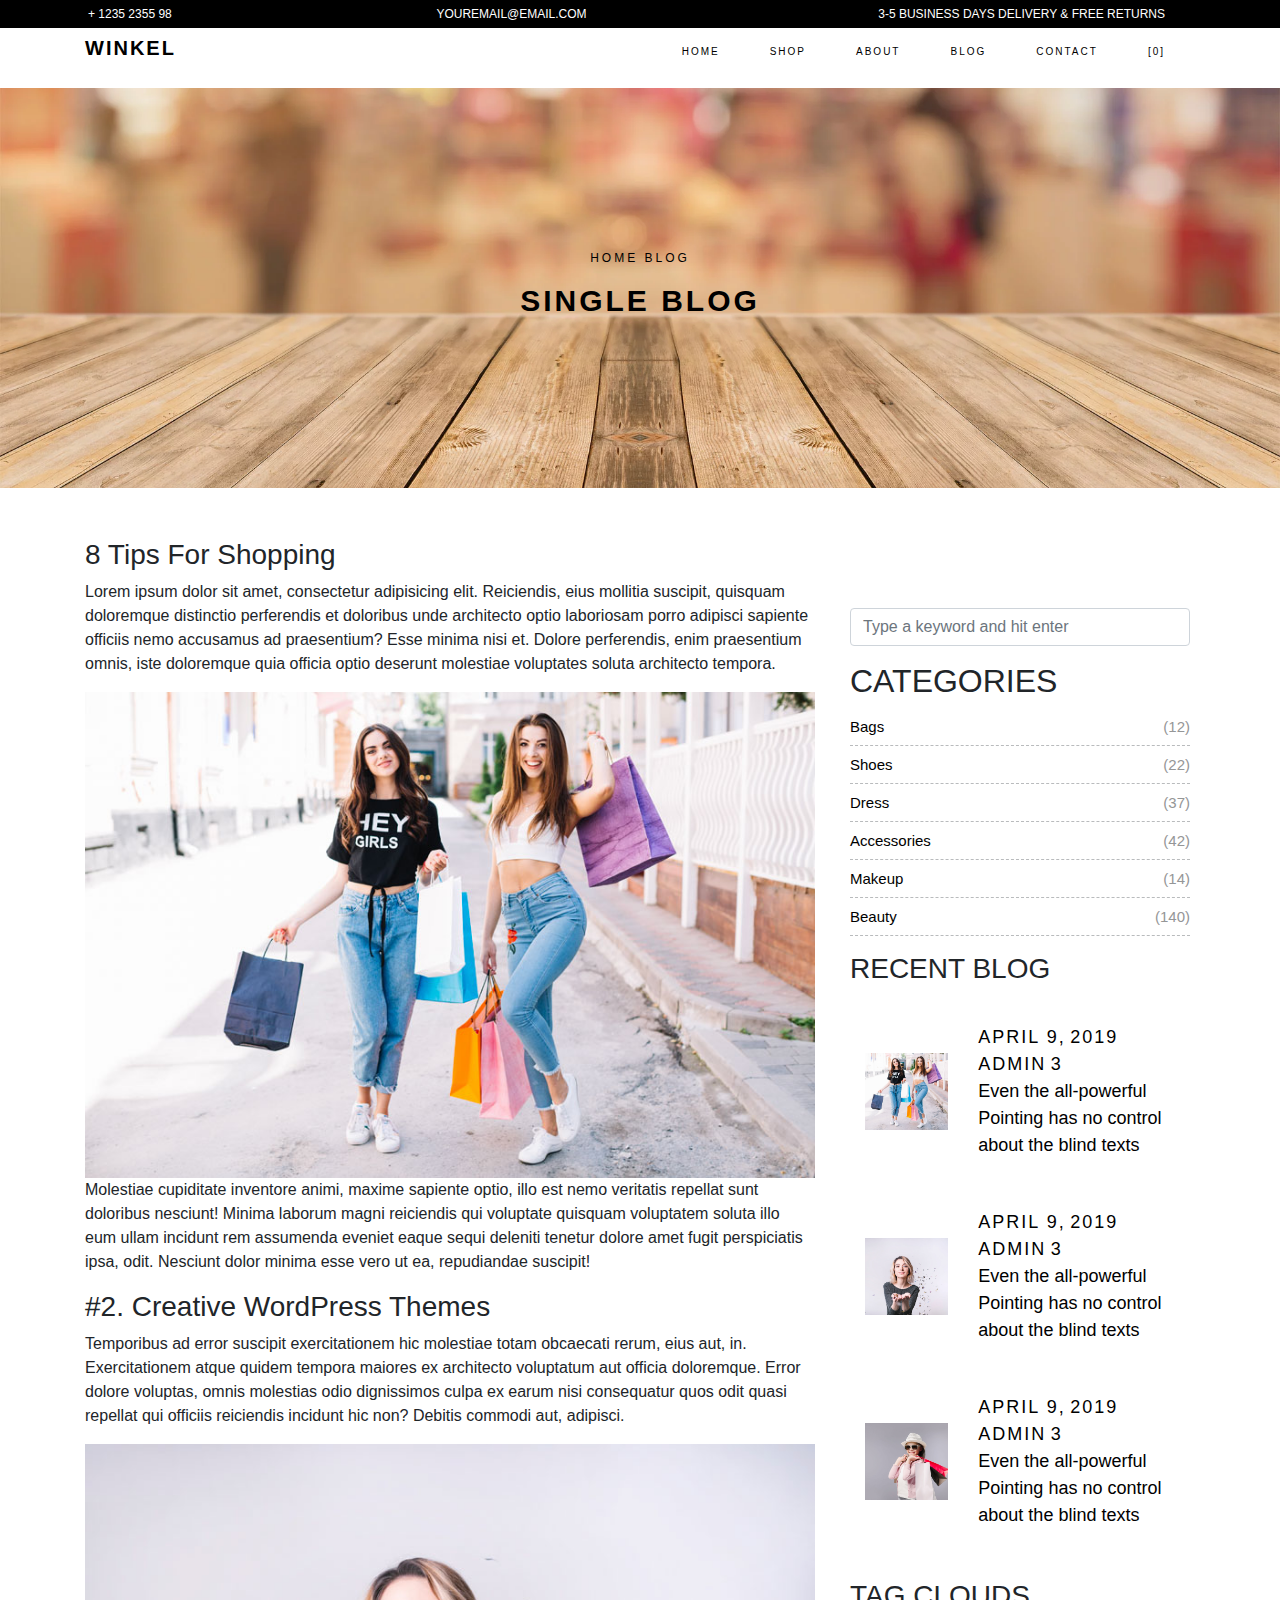
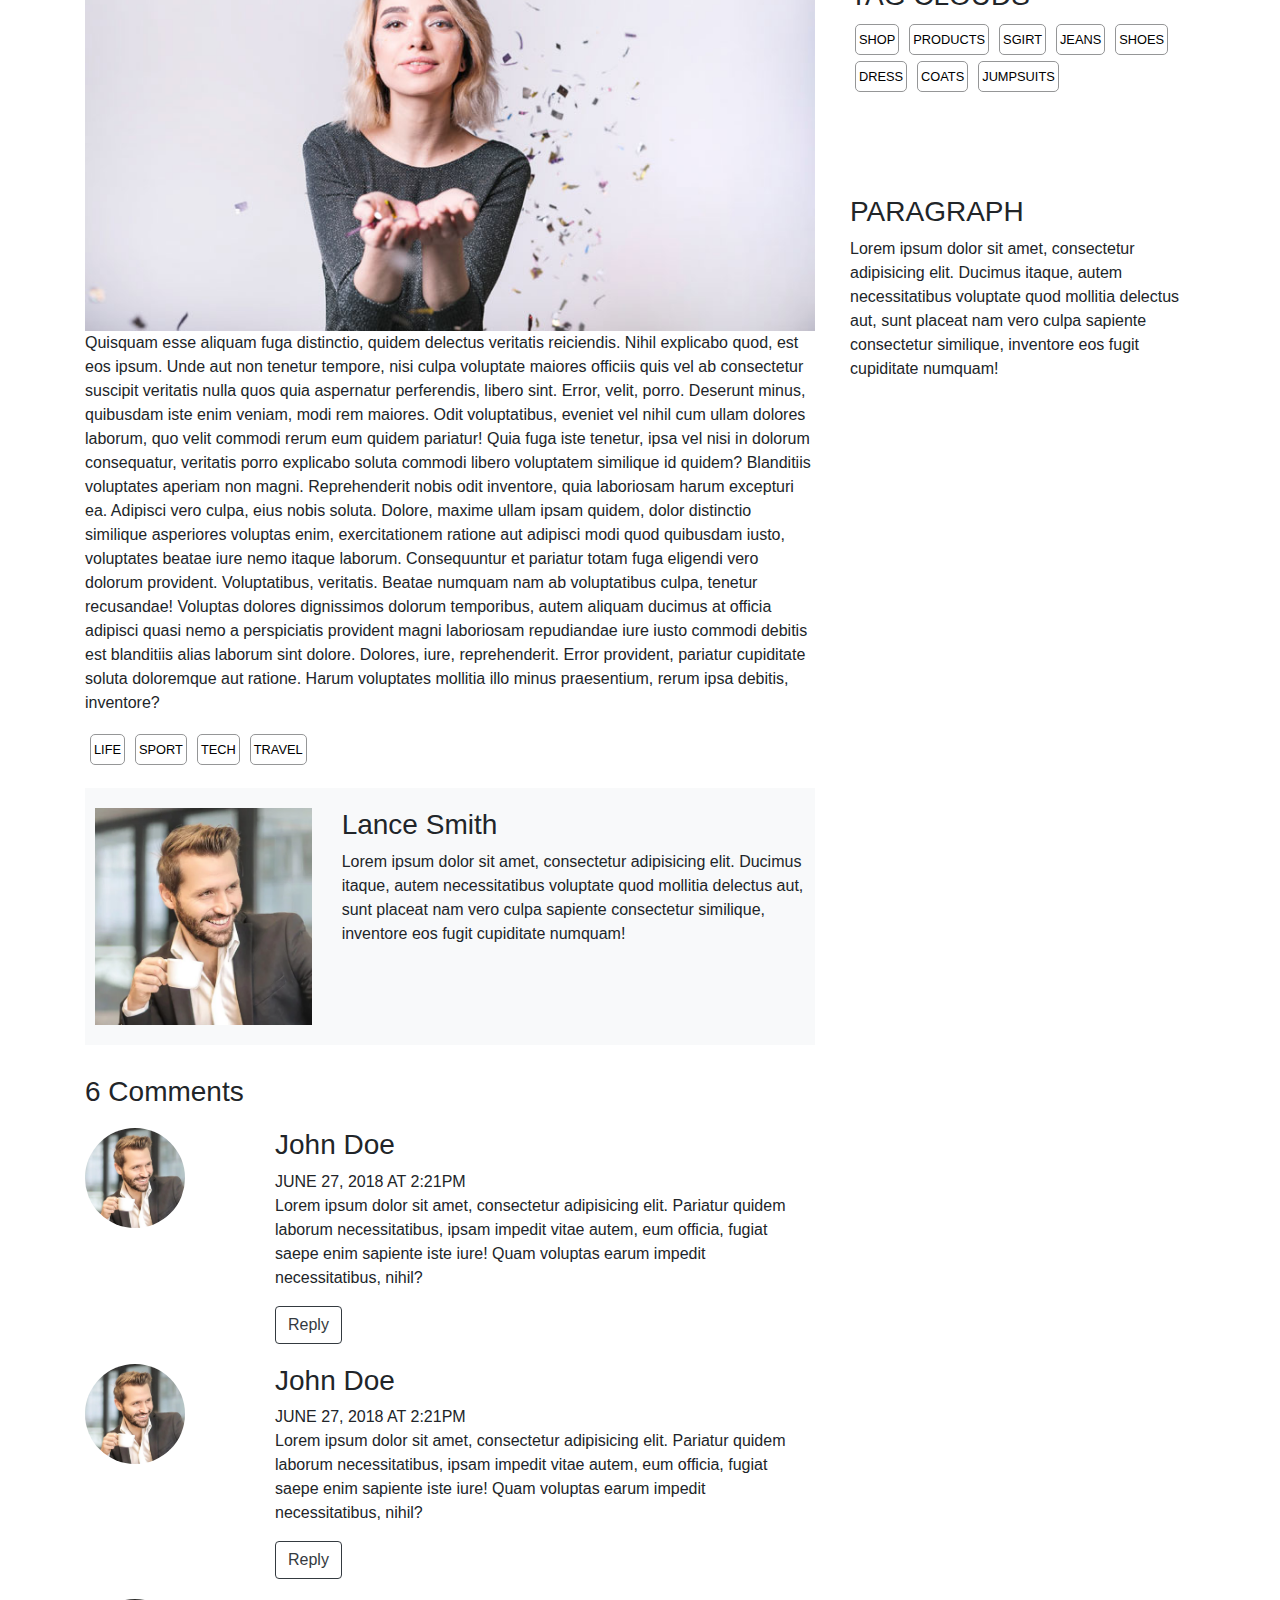
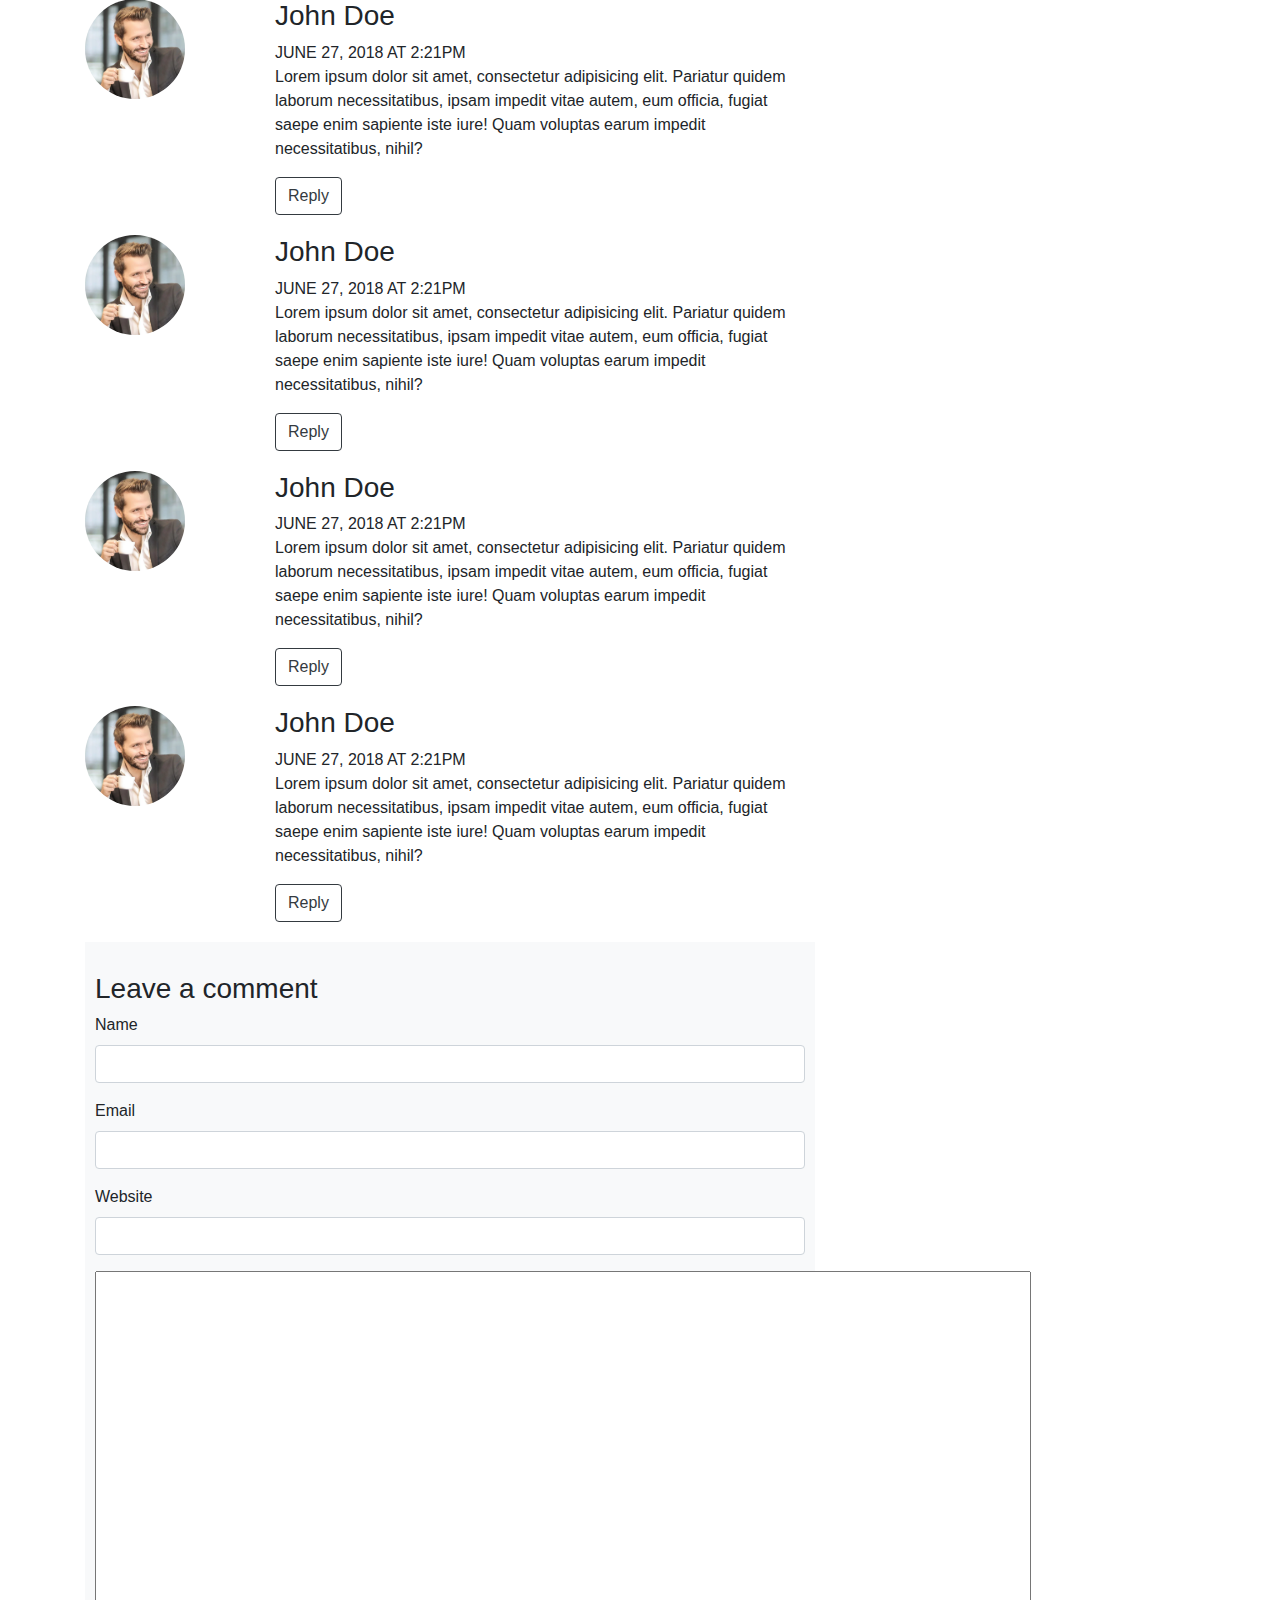
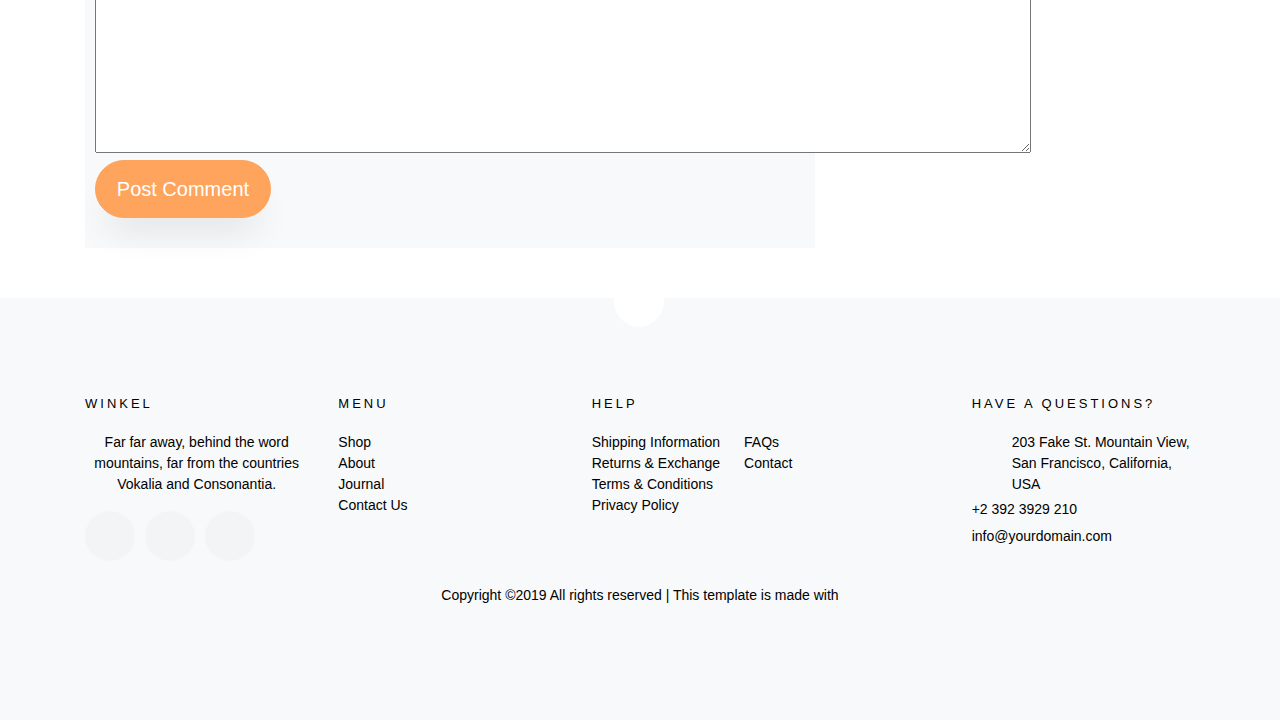
<file: WINKEL/blogopen.html>
<!DOCTYPE html>
<html lang="en">
<head>
    <meta charset="UTF-8">
    <meta name="viewport" content="width=device-width, initial-scale=1.0">
    <meta http-equiv="X-UA-Compatible" content="ie=edge">
    <title>shop</title>
    <link
      rel="stylesheet"
      href="https://use.fontawesome.com/releases/v5.8.2/css/all.css"
      integrity="sha384-oS3vJWv+0UjzBfQzYUhtDYW+Pj2yciDJxpsK1OYPAYjqT085Qq/1cq5FLXAZQ7Ay"
      crossorigin="anonymous"
    />
    <link
      rel="stylesheet"
      href="https://stackpath.bootstrapcdn.com/bootstrap/4.3.1/css/bootstrap.min.css"
      integrity="sha384-ggOyR0iXCbMQv3Xipma34MD+dH/1fQ784/j6cY/iJTQUOhcWr7x9JvoRxT2MZw1T"
      crossorigin="anonymous"
    />
    <link rel="stylesheet" href="OwlCarousel2-2.3.4/docs/assets/owlcarousel/assets/owl.carousel.min.css">
    <link rel="stylesheet" href="OwlCarousel2-2.3.4/docs/assets/owlcarousel/assets/owl.theme.default.min.css">
    <link rel="stylesheet" href="sass/style.css" />
</head>
<body>
        <div id="preloader">
                <img src="image/preloader2.gif" >
              </div>
        <header>
                <div class="container">
                  <ul class="d-flex justify-content-between">
                    <li>
                      <i class="fas fa-phone"></i>
                      + 1235 2355 98
                    </li>
                    <li>
                      <i class="fas fa-paper-plane"></i>
                      YOUREMAIL@EMAIL.COM
                    </li>
                    <li>
                      3-5 BUSINESS DAYS DELIVERY & FREE RETURNS
                    </li>
                  </ul>
                </div>
              </header>
              <nav id="navbar" class=" my-nav navbar-expand-lg navbar-dark ftco_navbar  ftco-navbar-light ">
                    <div class="container d-flex justify-content-between  ">
                        <div class="navleft">
                          <a class="navbar-brand"  href=""><b>WINKEL</b></a>
                        </div>
                        <div class="navright">
                          <ul class="d-flex ">
                            <li><a href="index.html">HOME</a></li>
                            
                            <li class="dropdown position-relative"><span class="">SHOP <i class="fas fa-angle-down"></i> </span> 
                              <div class="dropdownmenu position-absolute">
                                
                                  <a href="shop.html">Shop</a> 
                                  <a href="single.html">Single Product</a> 
                                  <a href="cart.html">Cart</a> 
                                  <a href="checkout.html">Checkout</a> 
                                
                              </div>
                            </li>
                            <li><a href="about.html">ABOUT</a></li>
                            <li class="active"><a href="blog.html">BLOG</a></li>
                            <li><a href="contact.html">CONTACT</a></li>
                            <li><a href=""><i class="fas fa-shopping-cart"></i> [0]</a></li>
                          </ul>
                        </div>
                    </div>
                  </nav>

                  <section id="products">
                        <div class="title">
                            <p>HOME BLOG</p>
                            <h1>SINGLE BLOG</h1>
                        </div>
                    </section>


                    <section id="categories">
                        <div class="container">
                            <div class="row outer">
                                <div class="col-md-8">
                                    <div class="text-holder">
                                            <h3>8 Tips For Shopping</h3>
                                            <p>Lorem ipsum dolor sit amet, consectetur adipisicing elit. Reiciendis, eius mollitia suscipit, quisquam doloremque distinctio perferendis et doloribus unde architecto optio laboriosam porro adipisci sapiente officiis nemo accusamus ad praesentium? Esse minima nisi et. Dolore perferendis, enim praesentium omnis, iste doloremque quia officia optio deserunt molestiae voluptates soluta architecto tempora.</p>
                                                 <div class="img wrapper">
                                                        <img src="image/image_1.jpg" alt="">

                                                 </div>
                                                 <p>Molestiae cupiditate inventore animi, maxime sapiente optio, illo est nemo veritatis repellat sunt doloribus nesciunt! Minima laborum magni reiciendis qui voluptate quisquam voluptatem soluta illo eum ullam incidunt rem assumenda eveniet eaque sequi deleniti tenetur dolore amet fugit perspiciatis ipsa, odit. Nesciunt dolor minima esse vero ut ea, repudiandae suscipit!</p>
                                                 

                                                 <h3>#2. Creative WordPress Themes</h3>
                                                 <p>Temporibus ad error suscipit exercitationem hic molestiae totam obcaecati rerum, eius aut, in. Exercitationem atque quidem tempora maiores ex architecto voluptatum aut officia doloremque. Error dolore voluptas, omnis molestias odio dignissimos culpa ex earum nisi consequatur quos odit quasi repellat qui officiis reiciendis incidunt hic non? Debitis commodi aut, adipisci.</p>
                                  
                                                    <div class="img wrapper">
                                                        <img src="image/image_2.jpg" alt="">
                                                    </div>
                                                    <p>Quisquam esse aliquam fuga distinctio, quidem delectus veritatis reiciendis. Nihil explicabo quod, est eos ipsum. Unde aut non tenetur tempore, nisi culpa voluptate maiores officiis quis vel ab consectetur suscipit veritatis nulla quos quia aspernatur perferendis, libero sint. Error, velit, porro. Deserunt minus, quibusdam iste enim veniam, modi rem maiores.

                                                            Odit voluptatibus, eveniet vel nihil cum ullam dolores laborum, quo velit commodi rerum eum quidem pariatur! Quia fuga iste tenetur, ipsa vel nisi in dolorum consequatur, veritatis porro explicabo soluta commodi libero voluptatem similique id quidem? Blanditiis voluptates aperiam non magni. Reprehenderit nobis odit inventore, quia laboriosam harum excepturi ea.
                                                            
                                                            Adipisci vero culpa, eius nobis soluta. Dolore, maxime ullam ipsam quidem, dolor distinctio similique asperiores voluptas enim, exercitationem ratione aut adipisci modi quod quibusdam iusto, voluptates beatae iure nemo itaque laborum. Consequuntur et pariatur totam fuga eligendi vero dolorum provident. Voluptatibus, veritatis. Beatae numquam nam ab voluptatibus culpa, tenetur recusandae!
                                                            
                                                            Voluptas dolores dignissimos dolorum temporibus, autem aliquam ducimus at officia adipisci quasi nemo a perspiciatis provident magni laboriosam repudiandae iure iusto commodi debitis est blanditiis alias laborum sint dolore. Dolores, iure, reprehenderit. Error provident, pariatur cupiditate soluta doloremque aut ratione. Harum voluptates mollitia illo minus praesentium, rerum ipsa debitis, inventore?</p>
                                   
                                                            <div class="cloud d-flex">
                                                

                                               

                                                
                                                                    <a href="">LIFE</a>
                                                                    <a href="">SPORT</a>
                                                                    <a href="">TECH</a>
                                                                    <a href="">TRAVEL</a>
                                                                    
                                                                   
                    
                    
                                                                </div>


                                                                <div class="lance ">
                                                                    <div class="row">
                                                                        <div class="col-4">
                                                                            <div class="img-wrapper">
                                                                                <img src="image/person_1.webp" alt="">
                                                                            </div>

                                                                        </div>
                                                                        <div class="col-8">
                                                                            <div class="text-holder">
                                                                                <h3>Lance Smith</h3>
                                                                                <p>Lorem ipsum dolor sit amet, consectetur adipisicing elit. Ducimus itaque, autem necessitatibus voluptate quod mollitia delectus aut, sunt placeat nam vero culpa sapiente consectetur similique, inventore eos fugit cupiditate numquam!</p>
                                                                            </div>

                                                                        </div>
                                                                    </div>

                                                                </div>

                                                                <div class="comment-side">
                                                                    <h3>6 Comments</h3>

                                                                    <div class="message">
                                                                            <div class="row">
                                                                                    <div class="col-3">
                                                                                        <div class="img-wrapper">
                                                                                            <img src="image/person_1.webp" alt="">
                                                                                        </div>
            
                                                                                    </div>
                                                                                    <div class="col-9">
                                                                                        <h3>
                                                                                                John Doe</h3>
                                                                                                <span>JUNE 27, 2018 AT 2:21PM</span>
                                                                                       
                                                                                       
                                                                                                <p>Lorem ipsum dolor sit amet, consectetur adipisicing elit. Pariatur quidem laborum necessitatibus, ipsam impedit vitae autem, eum officia, fugiat saepe enim sapiente iste iure! Quam voluptas earum impedit necessitatibus, nihil?</p>
                                                                                   
                                                                                                <button type="button" class="btn btn-outline-dark">Reply</button>
                                                                                            </div>
                                                                                </div>
            
                                                                    </div>
                                                                    <div class="message">
                                                                            <div class="row">
                                                                                    <div class="col-3">
                                                                                        <div class="img-wrapper">
                                                                                            <img src="image/person_1.webp" alt="">
                                                                                        </div>
            
                                                                                    </div>
                                                                                    <div class="col-9">
                                                                                        <h3>
                                                                                                John Doe</h3>
                                                                                                <span>JUNE 27, 2018 AT 2:21PM</span>
                                                                                       
                                                                                       
                                                                                                <p>Lorem ipsum dolor sit amet, consectetur adipisicing elit. Pariatur quidem laborum necessitatibus, ipsam impedit vitae autem, eum officia, fugiat saepe enim sapiente iste iure! Quam voluptas earum impedit necessitatibus, nihil?</p>
                                                                                   
                                                                                                <button type="button" class="btn btn-outline-dark">Reply</button>
                                                                                            </div>
                                                                                </div>
            
                                                                    </div>
                                                                   
                                                                    <div class="message">
                                                                            <div class="row">
                                                                                    <div class="col-3">
                                                                                        <div class="img-wrapper">
                                                                                            <img src="image/person_1.webp" alt="">
                                                                                        </div>
            
                                                                                    </div>
                                                                                    <div class="col-9">
                                                                                        <h3>
                                                                                                John Doe</h3>
                                                                                                <span>JUNE 27, 2018 AT 2:21PM</span>
                                                                                       
                                                                                       
                                                                                                <p>Lorem ipsum dolor sit amet, consectetur adipisicing elit. Pariatur quidem laborum necessitatibus, ipsam impedit vitae autem, eum officia, fugiat saepe enim sapiente iste iure! Quam voluptas earum impedit necessitatibus, nihil?</p>
                                                                                   
                                                                                                <button type="button" class="btn btn-outline-dark">Reply</button>
                                                                                            </div>
                                                                                </div>
            
                                                                    </div>
                                                                   
                                                                    <div class="message">
                                                                            <div class="row">
                                                                                    <div class="col-3">
                                                                                        <div class="img-wrapper">
                                                                                            <img src="image/person_1.webp" alt="">
                                                                                        </div>
            
                                                                                    </div>
                                                                                    <div class="col-9">
                                                                                        <h3>
                                                                                                John Doe</h3>
                                                                                                <span>JUNE 27, 2018 AT 2:21PM</span>
                                                                                       
                                                                                       
                                                                                                <p>Lorem ipsum dolor sit amet, consectetur adipisicing elit. Pariatur quidem laborum necessitatibus, ipsam impedit vitae autem, eum officia, fugiat saepe enim sapiente iste iure! Quam voluptas earum impedit necessitatibus, nihil?</p>
                                                                                   
                                                                                                <button type="button" class="btn btn-outline-dark">Reply</button>
                                                                                            </div>
                                                                                </div>
            
                                                                    </div>
                                                                   
                                                                    <div class="message">
                                                                            <div class="row">
                                                                                    <div class="col-3">
                                                                                        <div class="img-wrapper">
                                                                                            <img src="image/person_1.webp" alt="">
                                                                                        </div>
            
                                                                                    </div>
                                                                                    <div class="col-9">
                                                                                        <h3>
                                                                                                John Doe</h3>
                                                                                                <span>JUNE 27, 2018 AT 2:21PM</span>
                                                                                       
                                                                                       
                                                                                                <p>Lorem ipsum dolor sit amet, consectetur adipisicing elit. Pariatur quidem laborum necessitatibus, ipsam impedit vitae autem, eum officia, fugiat saepe enim sapiente iste iure! Quam voluptas earum impedit necessitatibus, nihil?</p>
                                                                                   
                                                                                                <button type="button" class="btn btn-outline-dark">Reply</button>
                                                                                            </div>
                                                                                </div>
            
                                                                    </div>
                                                                   
                                                                    <div class="message">
                                                                            <div class="row">
                                                                                    <div class="col-3">
                                                                                        <div class="img-wrapper">
                                                                                            <img src="image/person_1.webp" alt="">
                                                                                        </div>
            
                                                                                    </div>
                                                                                    <div class="col-9">
                                                                                        <h3>
                                                                                                John Doe</h3>
                                                                                                <span>JUNE 27, 2018 AT 2:21PM</span>
                                                                                       
                                                                                       
                                                                                                <p>Lorem ipsum dolor sit amet, consectetur adipisicing elit. Pariatur quidem laborum necessitatibus, ipsam impedit vitae autem, eum officia, fugiat saepe enim sapiente iste iure! Quam voluptas earum impedit necessitatibus, nihil?</p>
                                                                                   
                                                                                                <button type="button" class="btn btn-outline-dark">Reply</button>
                                                                                            </div>
                                                                                </div>
            
                                                                    </div>
                                                                   
                                                                   

                                                                </div>

                                                                <div class="write">
                                                                    <h3>Leave a comment</h3>

                                                                    <div class="comment-holder">
                                                                            <div class="form-group">
                                                                                    <label for="firstname"> Name</label>
                                                                                    <input type="text" class="form-control" id="firstname">
                                                                                </div>
                                                                                <div class="form-group">
                                                                                        <label for="mail"> Email</label>
                                                                                        <input type="text" class="form-control" id="mail">
                                                                                    </div>
                                                                                    <div class="form-group">
                                                                                            <label for="site"> Website</label>
                                                                                            <input type="text" class="form-control" id="site">
                                                                                        </div>
                                                                                        <textarea rows="20" cols="99">
                                                                                                </textarea>
                                                                                                       
                                                                                                           
                                                                                                                                 
                                                                                               
                                                                    </div>
                                                                    <a href="" class="my-btn">Post Comment</a>



                                                                </div>
                                   
                                                </div>
                                 
                                </div>
                                <div class="col-md-4 right">
                                    <div class="txt-holder">
                                            <form action="#" class="search-form" >
                                                    <div class="form-group position-relative">
                                                        <span class="position-absolute"><i class="fas fa-search"></i></span>
                                                          <input type="text" class="form-control " placeholder="Type a keyword and hit enter">
                                                    </div>
                                                </form>

                                                <h2>CATEGORIES</h2>

                                                <ul>
                                                    <li><a href="">Bags <span>(12)</span></a></li>
                                                    <li><a href="">Shoes <span>(22)</span></a></li>
                                                    <li><a href="">Dress <span>(37)</span></a></li>
                                                    <li><a href="">Accessories <span>(42)</span></a></li>
                                                    <li><a href="">Makeup <span>(14)</span></a></li>
                                                    <li><a href="">Beauty <span>(140)</span></a></li>
                                                </ul>

                                                <div class="recent_blog">
                                                    <h3>RECENT BLOG</h3>
                                                    <div class="row blog">
                                                        <div class="col-md-12">
                                                            <div class="row recent">
                                                                <div class="col-md-4">
                                                                    <div class="img-wrapper">
                                                                        <img src="image/image_1.jpg" alt="">
                                                                    </div>
                                                                </div>
                                                                <div class="col-md-8">
                                                                        <div class="txt-holder">
                                                                                <div class="span-holder">
                                                                                        <span><a href="">APRIL 9,</a></span>
                                                                                        <span><a href="">2019</a></span>
                                                                                        <span><a href="">ADMIN</a></span>
                                                                                        <span><a href=""><i class="fas fa-comment-alt"></i> 3</a></span>
                                                                                </div>
                                                                                <a href="">Even the all-powerful Pointing has no control about the blind texts
                                                                                       </a>
                                                                                
                                                                            </div>
                                
                                                                    
                                                                </div>
                                                            </div>
                                                            <div class="row recent">
                                                                    <div class="col-md-4">
                                                                        <div class="img-wrapper">
                                                                            <img src="image/image_2.jpg" alt="">
                                                                        </div>
                                                                    </div>
                                                                    <div class="col-md-8">
                                                                            <div class="txt-holder">
                                                                                    <div class="span-holder">
                                                                                            <span><a href="">APRIL 9,</a></span>
                                                                                            <span><a href="">2019</a></span>
                                                                                            <span><a href="">ADMIN</a></span>
                                                                                            <span><a href=""><i class="fas fa-comment-alt"></i> 3</a></span>
                                                                                    </div>
                                                                                    <a href="">Even the all-powerful Pointing has no control about the blind texts
                                                                                           </a>
                                                                                    
                                                                                </div>
                                    
                                                                        
                                                                    </div>
                                                                </div>
                                                                <div class="row recent">
                                                                        <div class="col-md-4">
                                                                            <div class="img-wrapper">
                                                                                <img src="image/image_3.jpg" alt="">
                                                                            </div>
                                                                        </div>
                                                                        <div class="col-md-8">
                                                                                <div class="txt-holder">
                                                                                        <div class="span-holder">
                                                                                                <span><a href="">APRIL 9,</a></span>
                                                                                                <span><a href="">2019</a></span>
                                                                                                <span><a href="">ADMIN</a></span>
                                                                                                <span><a href=""><i class="fas fa-comment-alt"></i> 3</a></span>
                                                                                        </div>
                                                                                        <a href="">Even the all-powerful Pointing has no control about the blind texts
                                                                                               </a>
                                                                                        
                                                                                    </div>
                                        
                                                                            
                                                                        </div>
                                                                    </div>

                                                        </div>
                                                    </div>

                                                </div>
                                    </div>
                                   
                                    <h3>TAG CLOUDS</h3>
                                            <div class="cloud d-flex">
                                                

                                               

                                                
                                                <a href="">SHOP</a>
                                                <a href="">PRODUCTS</a>
                                                <a href="">SGIRT</a>
                                                <a href="">JEANS</a>
                                                <a href="">SHOES</a>
                                                <a href="">DRESS</a>
                                                <a href="">COATS</a>
                                                <a href="">JUMPSUITS</a>
                                               


                                            </div>

                                            <div class="prg">
                                                <h3>PARAGRAPH</h3>
                                                <p>Lorem ipsum dolor sit amet, consectetur adipisicing elit. Ducimus itaque, autem necessitatibus voluptate quod mollitia delectus aut, sunt placeat nam vero culpa sapiente consectetur similique, inventore eos fugit cupiditate numquam! </p>
                                            </div>

                                </div>
                            </div>
                        </div>


                    </section>

                  <footer id="footer">
                        <div class="container">
                            <div class="row">
                                    <span class="arrow-up">
                                            <a href="#" id="page-top">
                                                <i class="fas fa-angle-up"></i>
                                            </a>
                                        </span>
                                <div class="col-md social-media">
                                    <div class="footer-text mb-4">
                                        <h2>
                                            Winkel
                                        </h2>
                                        <p>
                                            Far far away, behind the word mountains, far from the countries Vokalia and Consonantia.
                                        </p>
                                        <ul class="social-icon">
                                            <li>
                                                <a href="">
                                                    <i class="fab fa-twitter"></i>
                                                </a>
                
                                            </li>
                                            <li>
                
                                                <a href="">
                                                    <i class="fab fa-facebook-f"></i>
                                                </a>
                                            </li>
                                            <li>
                                                <a href="">
                                                    <i class="fab fa-instagram"></i>
                                                </a>
                
                                            </li>
                                        </ul>
                
                
                
                                    </div>
                                </div>
                                <div class="col-md footer-menu">
                                    <div>
                                        <h2>Menu</h2>
                                        <ul>
                                            <li>
                                                <a href="">Shop</a>
                                            </li>
                                            <li>
                                                <a href="">About</a>
                                            </li>
                                            <li>
                                                <a href="">Journal</a>
                                            </li>
                                            <li>
                                                <a href="">Contact Us</a>
                                            </li>
                                        </ul>
                
                                    </div>
                                </div>
                                <div class="col-md-4 footer-help">
                                    <h2>help</h2>
                                    <div class="d-flex ">
                                        <ul class="mr-l-5 pr-l-3 mr-4">
                                            <li>
                                                <a href="">Shipping Information</a>
                                            </li>
                                            <li>
                                                <a href="">Returns & Exchange</a>
                                            </li>
                                            <li>
                                                <a href="">Terms & Conditions</a>
                                            </li>
                                            <li>
                                                <a href="">Privacy Policy</a>
                                            </li>
                                        </ul>
                                        <ul>
                
                                            <li>
                                                <a href="">FAQs</a>
                                            </li>
                                            <li>
                                                <a href="">Contact</a>
                                            </li>
                                        </ul>
                
                                    </div>
                
                
                
                                </div>
                                <div class="col-md footer-adres">
                                    <h2>
                                        Have a Questions?
                                    </h2>
                                    <ul>
                                        <li class="d-flex">
                                            <i class="fas fa-map-marker-alt"></i>
                                            <address>
                                                203 Fake St. Mountain View, San Francisco, California, USA
                                            </address>
                                        </li>
                                        <li class="d-flex">
                                            <a href="">
                                                <i class="fas fa-phone"></i>
                                                <span>+2 392 3929 210</span>
                
                                            </a>
                
                                        </li>
                                        <li class="d-flex">
                                            <a href="">
                                                <i class="fas fa-envelope"></i>
                                                <span> info@yourdomain.com</span>
                                            </a>
                
                                        </li>
                                    </ul>
                                </div>
                                </p>
                            </div>
                            <p>Copyright ©2019 All rights reserved | This template is made with </p>
                        </div>
                
                
                    </footer>


    <script
    src="https://cdnjs.cloudflare.com/ajax/libs/jquery/3.4.1/jquery.min.js"
    integrity="sha256-CSXorXvZcTkaix6Yvo6HppcZGetbYMGWSFlBw8HfCJo="
    crossorigin="anonymous"
  ></script>
  <script src="OwlCarousel2-2.3.4/docs/assets/owlcarousel/owl.carousel.min.js"></script>
  <script src="js/main.js"></script>
</body>
</html>
</file>
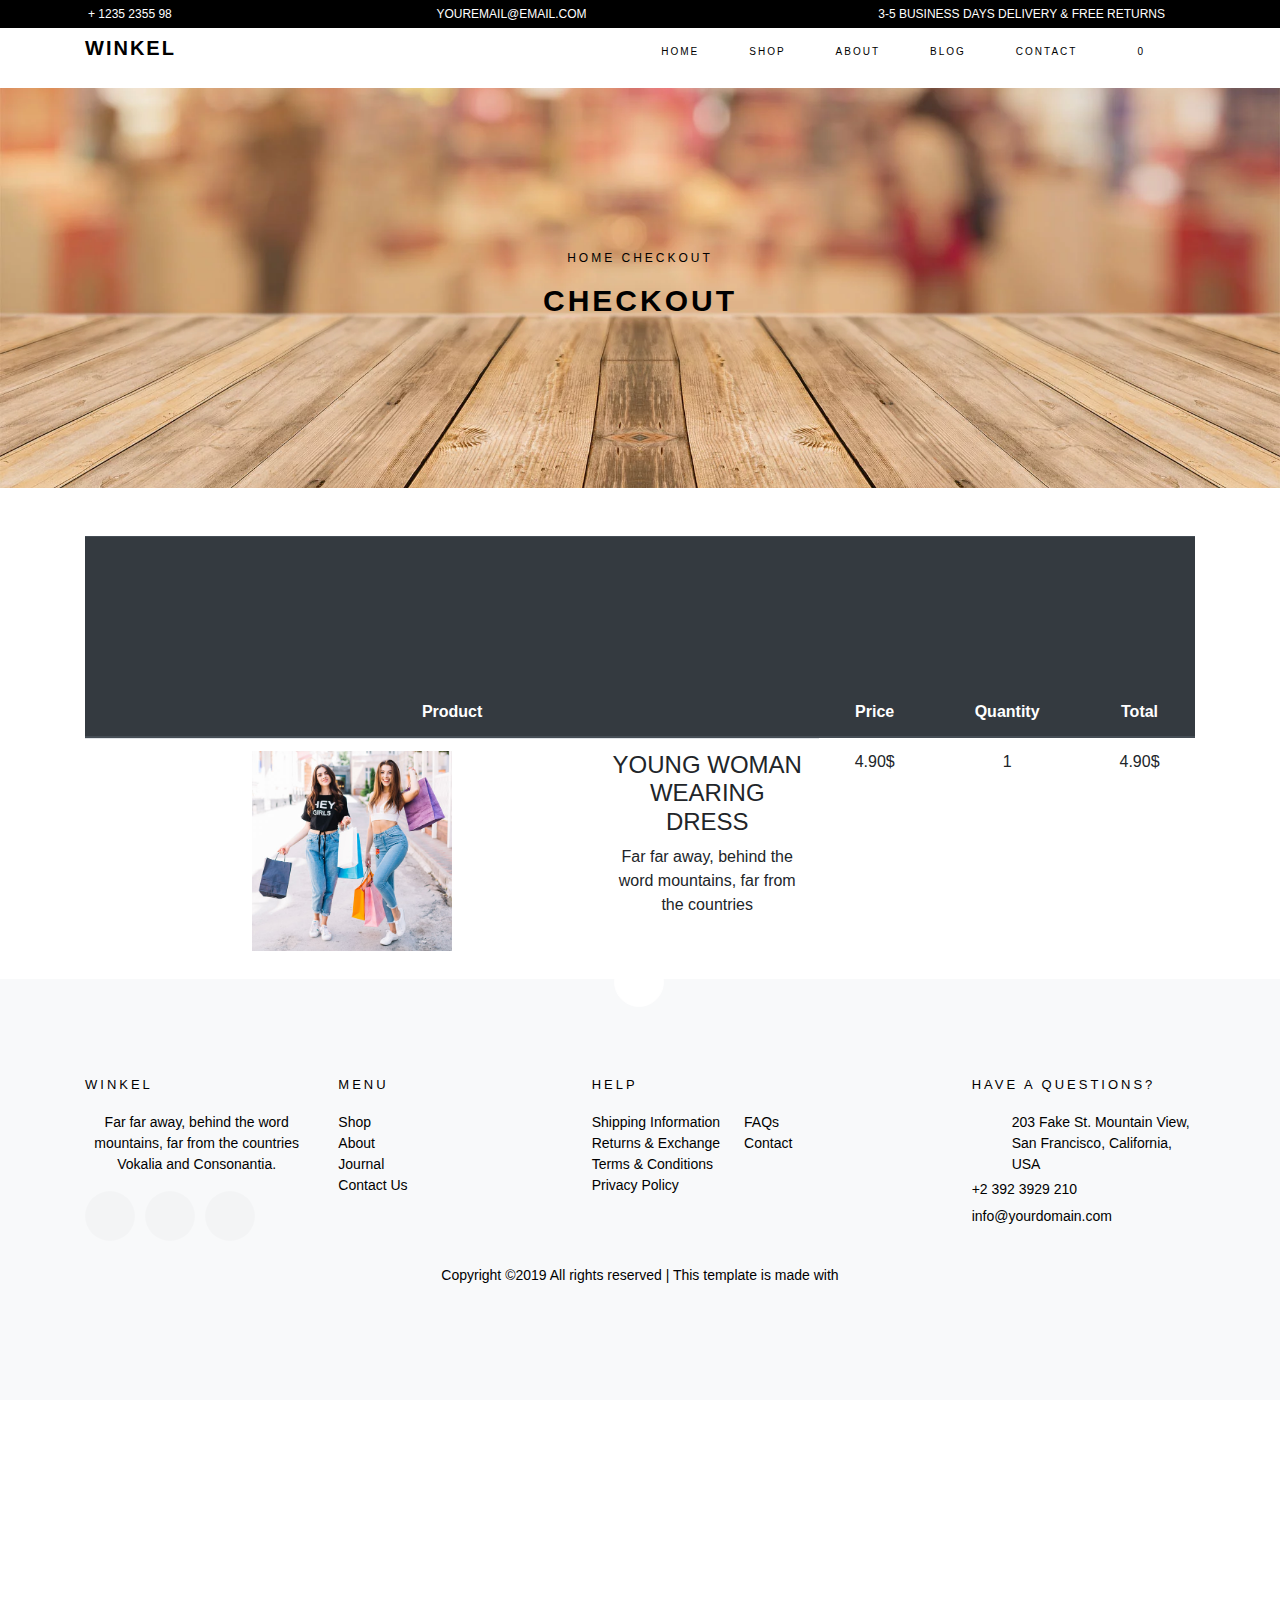
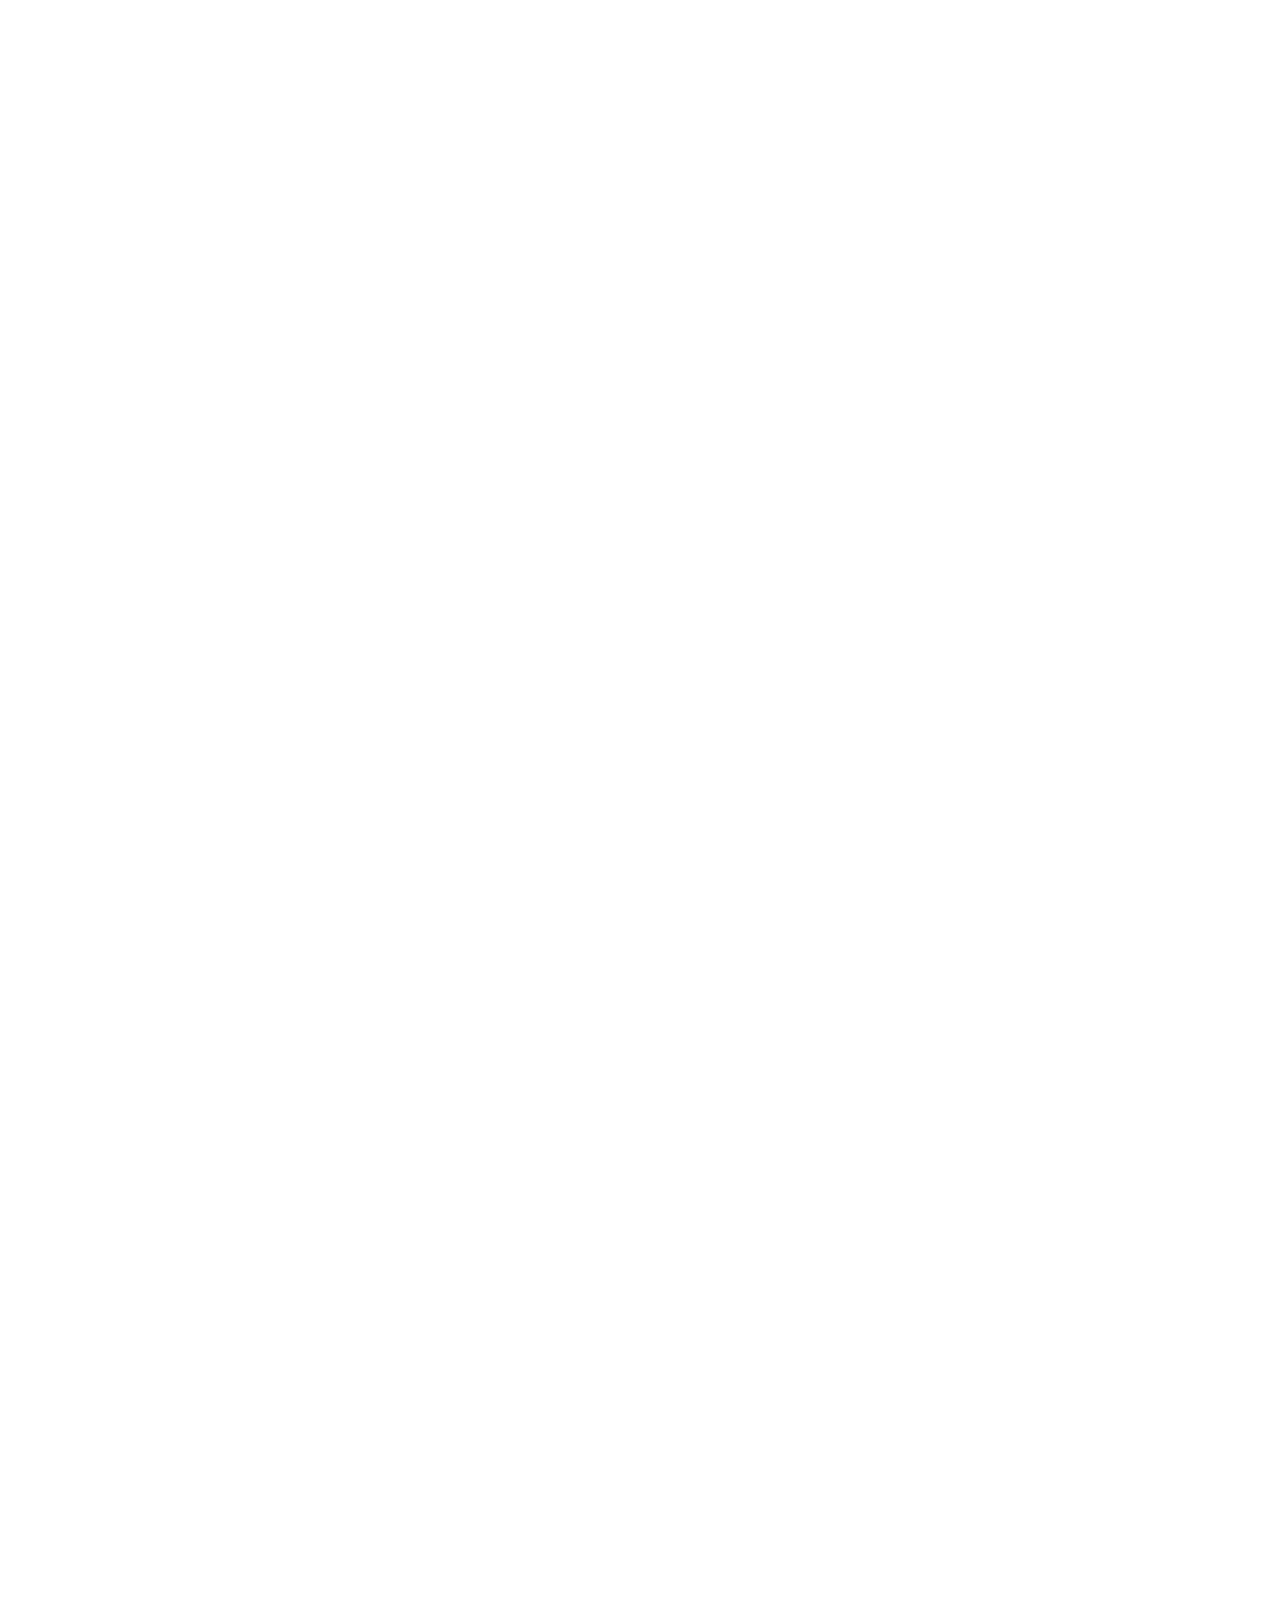
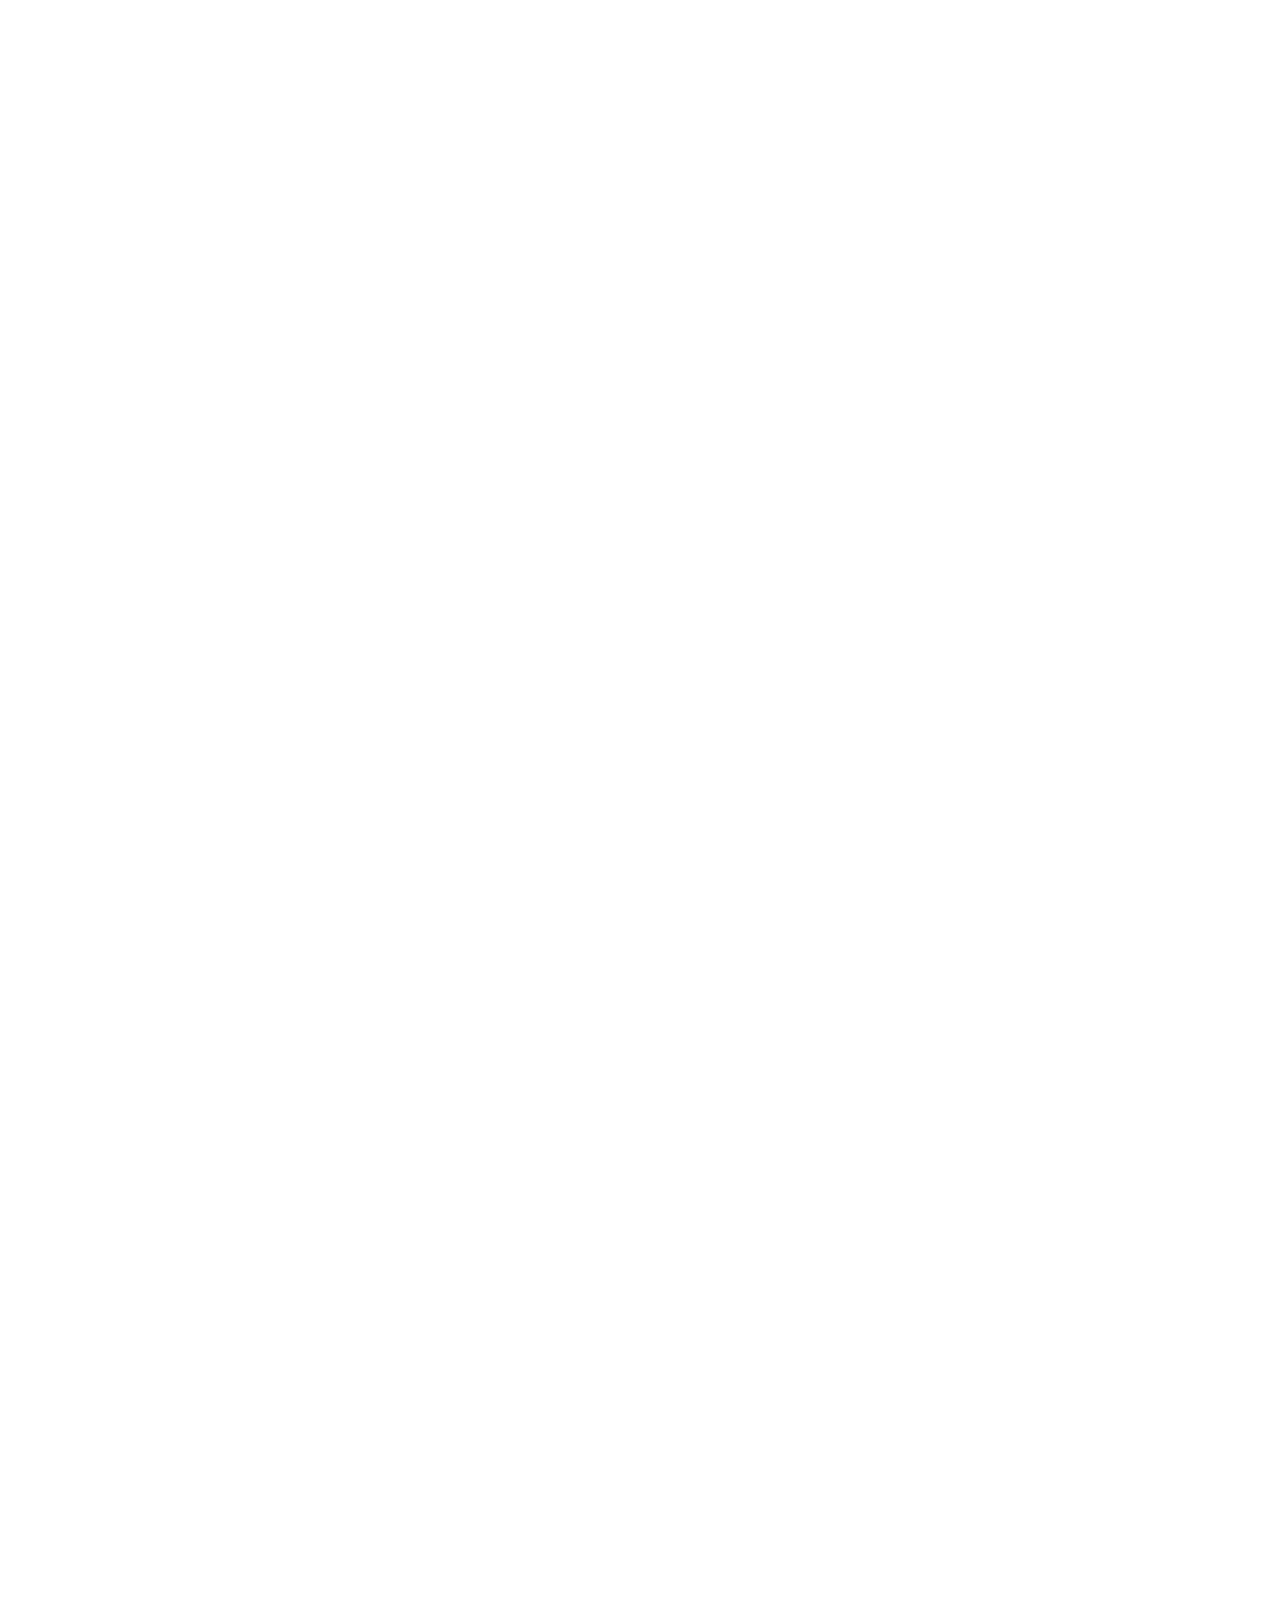
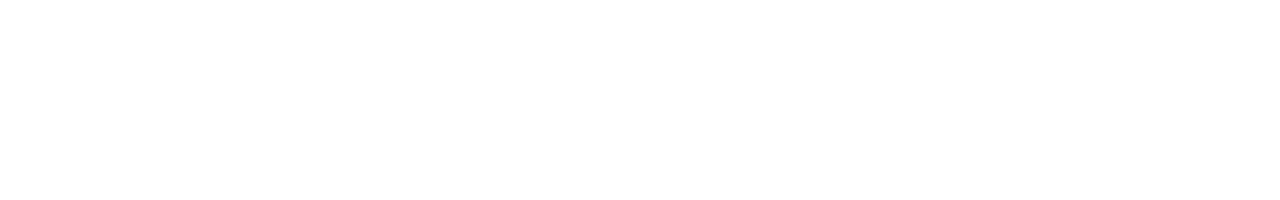
<file: WINKEL/cart.html>
<!DOCTYPE html>
<html lang="en">
<head>
    <meta charset="UTF-8">
    <meta name="viewport" content="width=device-width, initial-scale=1.0">
    <meta http-equiv="X-UA-Compatible" content="ie=edge">
    <title>shop</title>
    <link
      rel="stylesheet"
      href="https://use.fontawesome.com/releases/v5.8.2/css/all.css"
      integrity="sha384-oS3vJWv+0UjzBfQzYUhtDYW+Pj2yciDJxpsK1OYPAYjqT085Qq/1cq5FLXAZQ7Ay"
      crossorigin="anonymous"
    />
    <link
      rel="stylesheet"
      href="https://stackpath.bootstrapcdn.com/bootstrap/4.3.1/css/bootstrap.min.css"
      integrity="sha384-ggOyR0iXCbMQv3Xipma34MD+dH/1fQ784/j6cY/iJTQUOhcWr7x9JvoRxT2MZw1T"
      crossorigin="anonymous"
    />
    <link rel="stylesheet" href="OwlCarousel2-2.3.4/docs/assets/owlcarousel/assets/owl.carousel.min.css">
    <link rel="stylesheet" href="OwlCarousel2-2.3.4/docs/assets/owlcarousel/assets/owl.theme.default.min.css">
    <link rel="stylesheet" href="sass/style.css" />
</head>
<body>
        <div id="preloader">
                <img src="image/preloader2.gif" >
              </div>
        <header>
                <div class="container">
                  <ul class="d-flex justify-content-between">
                    <li>
                      <i class="fas fa-phone"></i>
                      + 1235 2355 98
                    </li>
                    <li>
                      <i class="fas fa-paper-plane"></i>
                      YOUREMAIL@EMAIL.COM
                    </li>
                    <li>
                      3-5 BUSINESS DAYS DELIVERY & FREE RETURNS
                    </li>
                  </ul>
                </div>
              </header>
              <nav id="navbar" class=" my-nav navbar-expand-lg navbar-dark ftco_navbar  ftco-navbar-light ">
                    <div class="container d-flex justify-content-between  ">
                        <div class="navleft">
                          <a class="navbar-brand"  href=""><b>WINKEL</b></a>
                        </div>
                        <div class="navright">
                          <ul class="d-flex ">
                            <li><a href="index.html">HOME</a></li>
                            
                            <li class="dropdown position-relative "> <span class="active">SHOP <i class="fas fa-angle-down"></i> </span> 
                              <div class="dropdownmenu position-absolute">
                                
                                  <a href="shop.html">Shop</a> 
                                  <a href="single.html">Single Product</a> 
                                  <a href="cart.html">Cart</a> 
                                  <a class="active" href="checkout.html">Checkout</a> 
                                
                              </div>
                            </li>
                            <li><a href="about.html">ABOUT</a></li>
                            <li><a href="blog.html">BLOG</a></li>
                            <li><a href="contact.html">CONTACT</a></li>
                            <li >
                                    <a id="basket" href="">
                                        <i class="fas fa-shopping-cart"></i> 
                                   <span >0</span>
                                </a>
                            </li>
                          </ul>
                        </div>
                    </div>
                  </nav>

                  <section id="products">
                        <div class="title">
                            <p>HOME CHECKOUT </p>
                            <h1>CHECKOUT</h1>
                        </div>
                    </section>

                    <section id="carts">
                        <div class="container">
                                <table class="table mt-5">
                                        <thead class="thead-dark">
                                          <tr>
                                            <th scope="col">Product</th>
                                            <th scope="col">Price</th>
                                            <th scope="col">Quantity</th>
                                            <th scope="col">Total</th>
                                          </tr>
                                        </thead>
                                        <tbody>

                                            <tr>
                                                <td class="d-flex"> <span  class="close"><i class="fas fa-times"></i></span>
                                                <div class="img-wrapper">
                                                    <img class="image" src="image/image_1.jpg" alt="">
                                                </div>
                                                <div class="productinfo">
                                                    <h4>YOUNG WOMAN WEARING DRESS</h4>
                                                    <p>Far far away, behind the word mountains, far from the countries</p>
                                                </div>
                                                </td>
                                                <td>
                                                 <p>4.90$</p>
                                                </td>
                                                <td>
                                                    <span class="quantity">
                                                        1
                                                    </span>
                                                </td>
                                                <td>
                                                    <p>4.90$</p>
                                                </td>
                                            </tr>
                                         
                                        </tbody>
                                      </table>
                                      
                                     
                            
                        </div>
                    </section>


                  <footer id="footer">
                        <div class="container">
                            <div class="row">
                                    <span class="arrow-up">
                                            <a href="#" id="page-top">
                                                <i class="fas fa-angle-up"></i>
                                            </a>
                                        </span>
                                <div class="col-md social-media">
                                    <div class="footer-text mb-4">
                                        <h2>
                                            Winkel
                                        </h2>
                                        <p>
                                            Far far away, behind the word mountains, far from the countries Vokalia and Consonantia.
                                        </p>
                                        <ul class="social-icon">
                                            <li>
                                                <a href="">
                                                    <i class="fab fa-twitter"></i>
                                                </a>
                
                                            </li>
                                            <li>
                
                                                <a href="">
                                                    <i class="fab fa-facebook-f"></i>
                                                </a>
                                            </li>
                                            <li>
                                                <a href="">
                                                    <i class="fab fa-instagram"></i>
                                                </a>
                
                                            </li>
                                        </ul>
                
                
                
                                    </div>
                                </div>
                                <div class="col-md footer-menu">
                                    <div>
                                        <h2>Menu</h2>
                                        <ul>
                                            <li>
                                                <a href="">Shop</a>
                                            </li>
                                            <li>
                                                <a href="">About</a>
                                            </li>
                                            <li>
                                                <a href="">Journal</a>
                                            </li>
                                            <li>
                                                <a href="">Contact Us</a>
                                            </li>
                                        </ul>
                
                                    </div>
                                </div>
                                <div class="col-md-4 footer-help">
                                    <h2>help</h2>
                                    <div class="d-flex ">
                                        <ul class="mr-l-5 pr-l-3 mr-4">
                                            <li>
                                                <a href="">Shipping Information</a>
                                            </li>
                                            <li>
                                                <a href="">Returns & Exchange</a>
                                            </li>
                                            <li>
                                                <a href="">Terms & Conditions</a>
                                            </li>
                                            <li>
                                                <a href="">Privacy Policy</a>
                                            </li>
                                        </ul>
                                        <ul>
                
                                            <li>
                                                <a href="">FAQs</a>
                                            </li>
                                            <li>
                                                <a href="">Contact</a>
                                            </li>
                                        </ul>
                
                                    </div>
                
                
                
                                </div>
                                <div class="col-md footer-adres">
                                    <h2>
                                        Have a Questions?
                                    </h2>
                                    <ul>
                                        <li class="d-flex">
                                            <i class="fas fa-map-marker-alt"></i>
                                            <address>
                                                203 Fake St. Mountain View, San Francisco, California, USA
                                            </address>
                                        </li>
                                        <li class="d-flex">
                                            <a href="">
                                                <i class="fas fa-phone"></i>
                                                <span>+2 392 3929 210</span>
                
                                            </a>
                
                                        </li>
                                        <li class="d-flex">
                                            <a href="">
                                                <i class="fas fa-envelope"></i>
                                                <span> info@yourdomain.com</span>
                                            </a>
                
                                        </li>
                                    </ul>
                                </div>
                                </p>
                            </div>
                            <p>Copyright ©2019 All rights reserved | This template is made with </p>
                        </div>
                
                
                    </footer>


    <script
    src="https://cdnjs.cloudflare.com/ajax/libs/jquery/3.4.1/jquery.min.js"
    integrity="sha256-CSXorXvZcTkaix6Yvo6HppcZGetbYMGWSFlBw8HfCJo="
    crossorigin="anonymous"
  ></script>
  <script src="OwlCarousel2-2.3.4/docs/assets/owlcarousel/owl.carousel.min.js"></script>
 <script src="js/checkout.js"></script>
  <script src="js/main.js"></script>
</body>
</html>
</file>
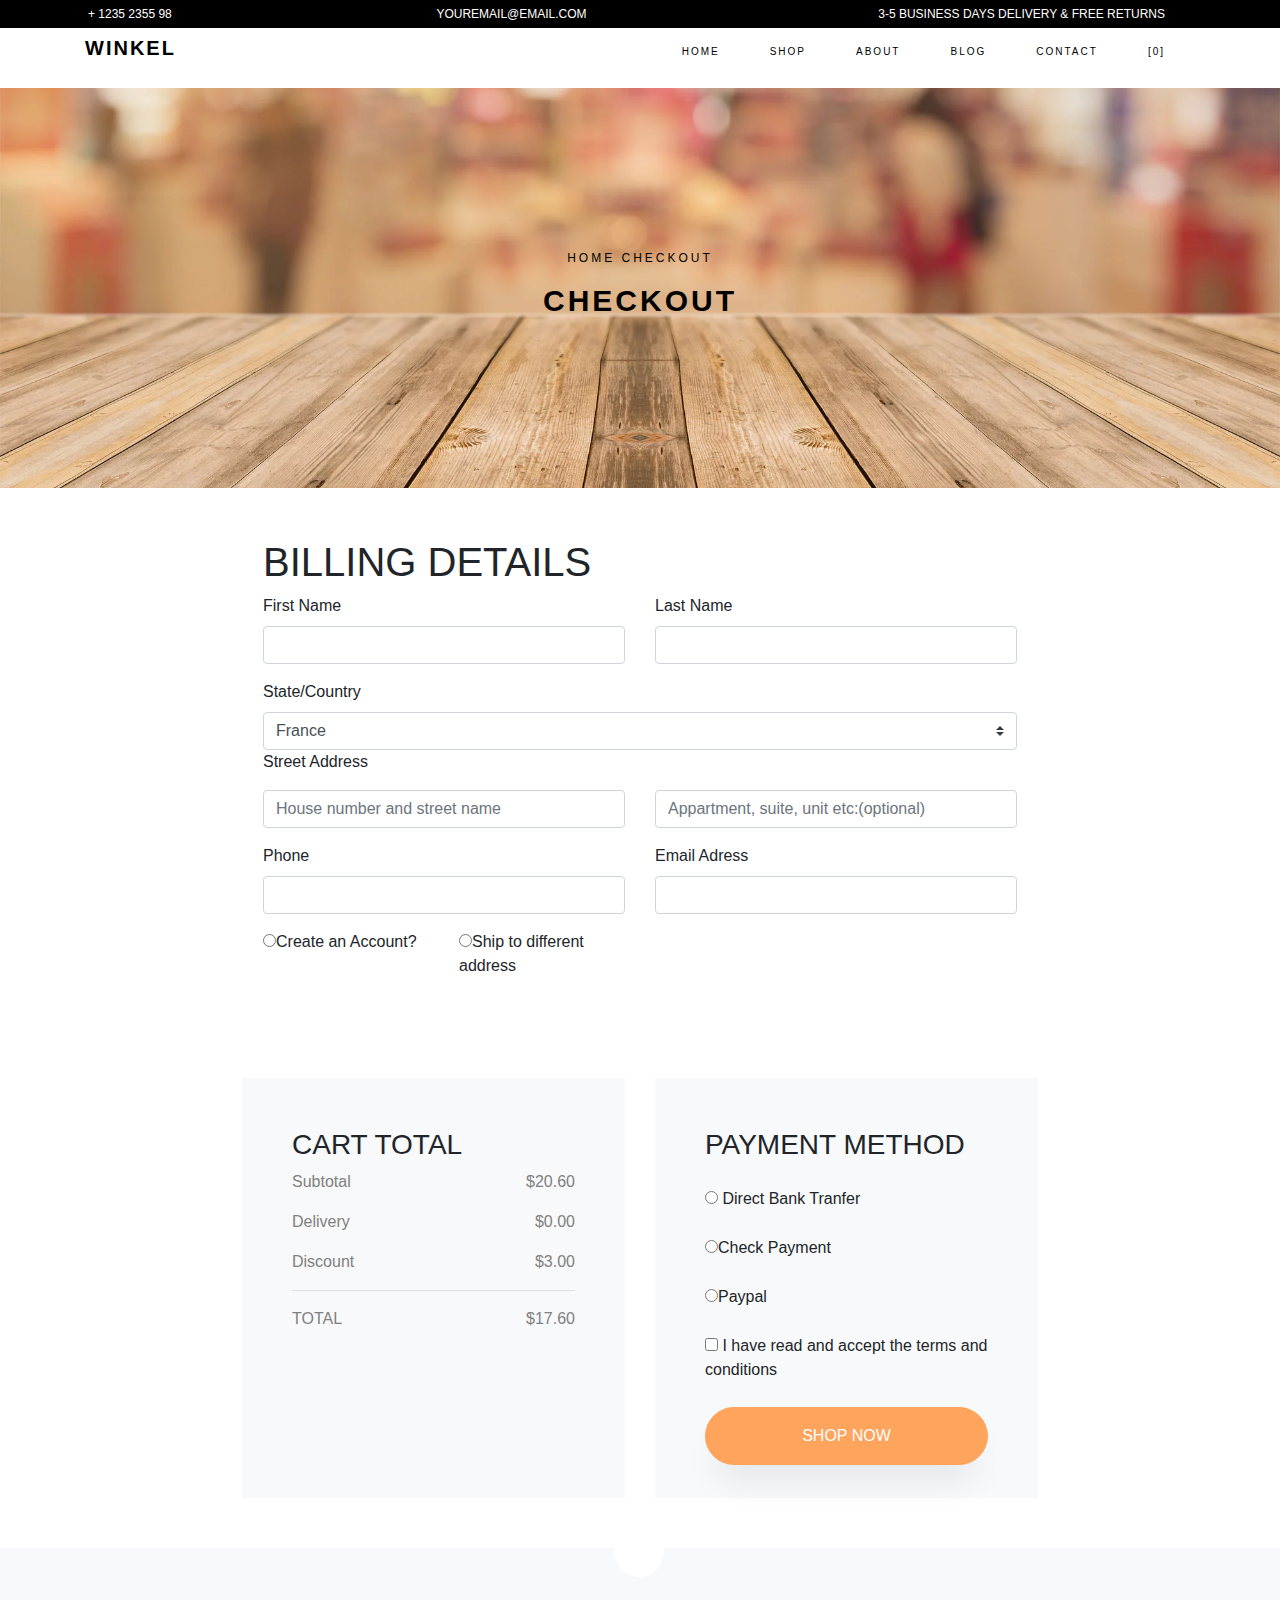
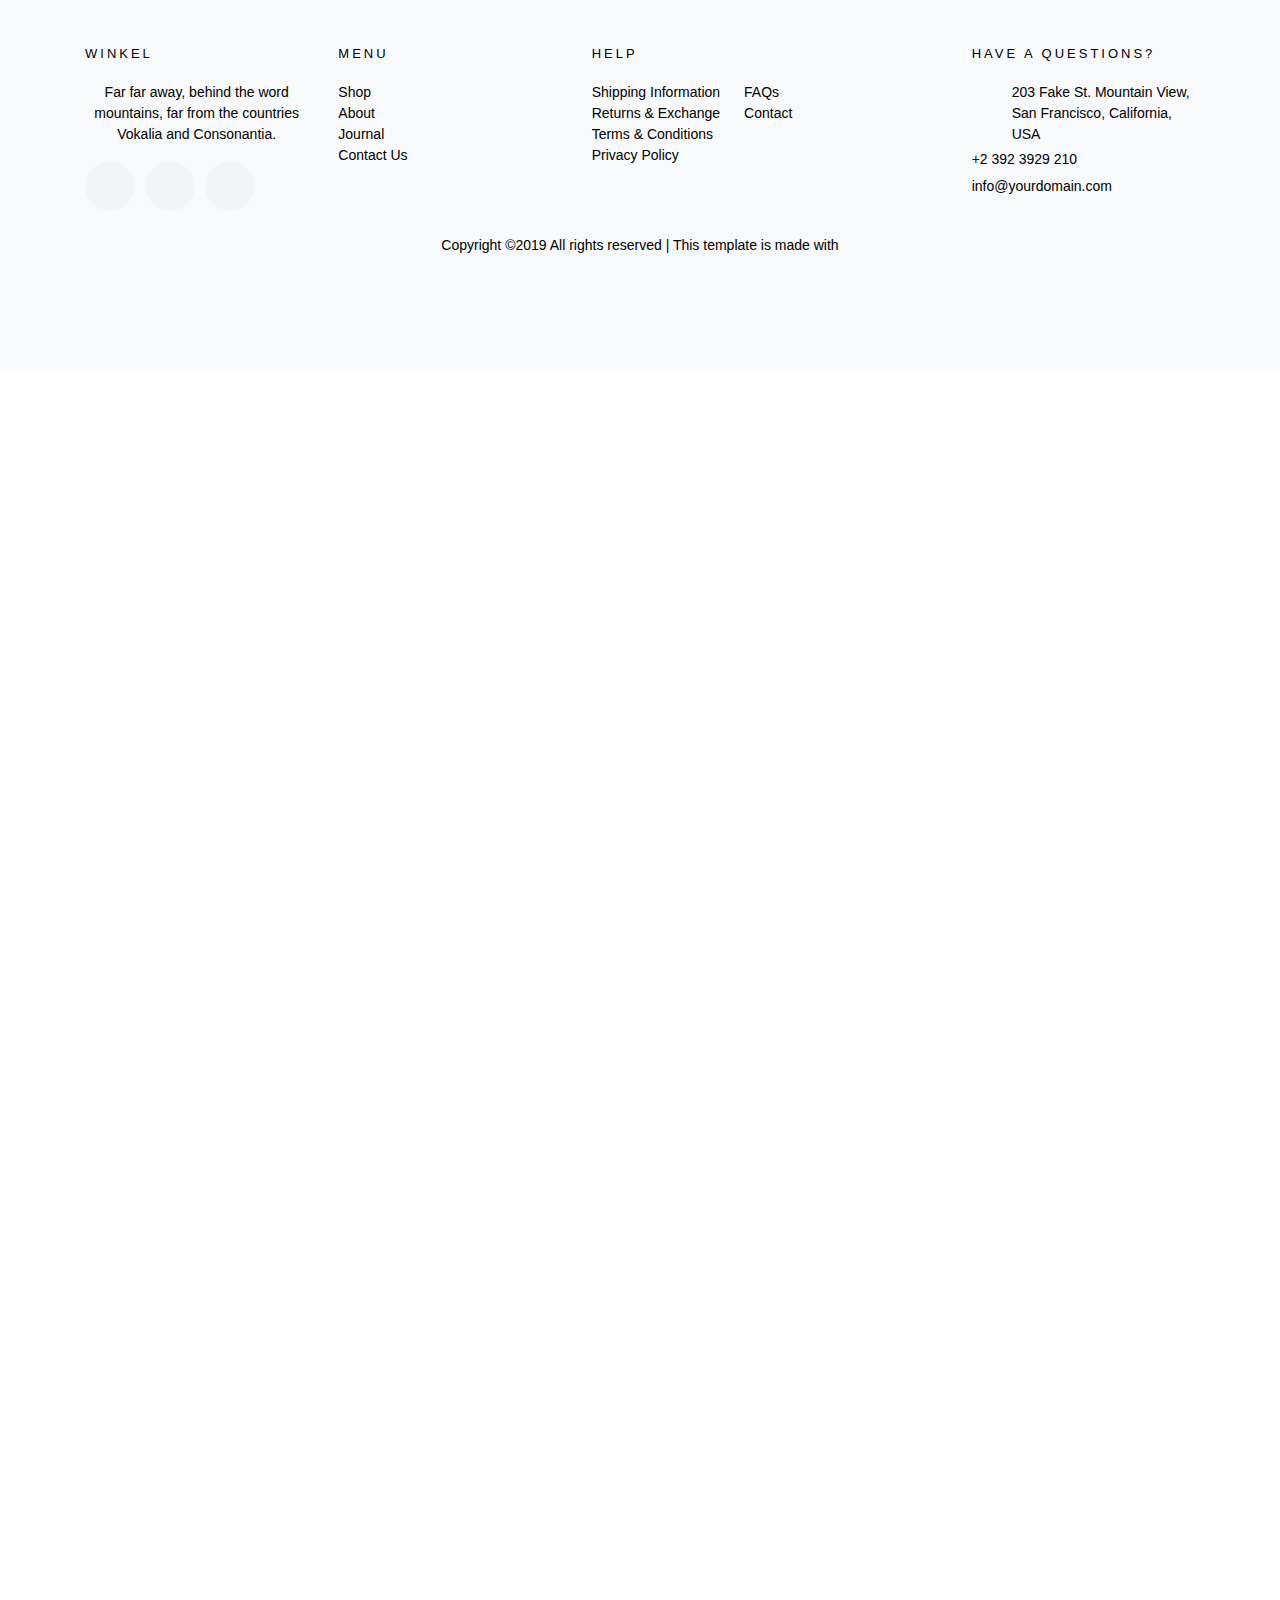
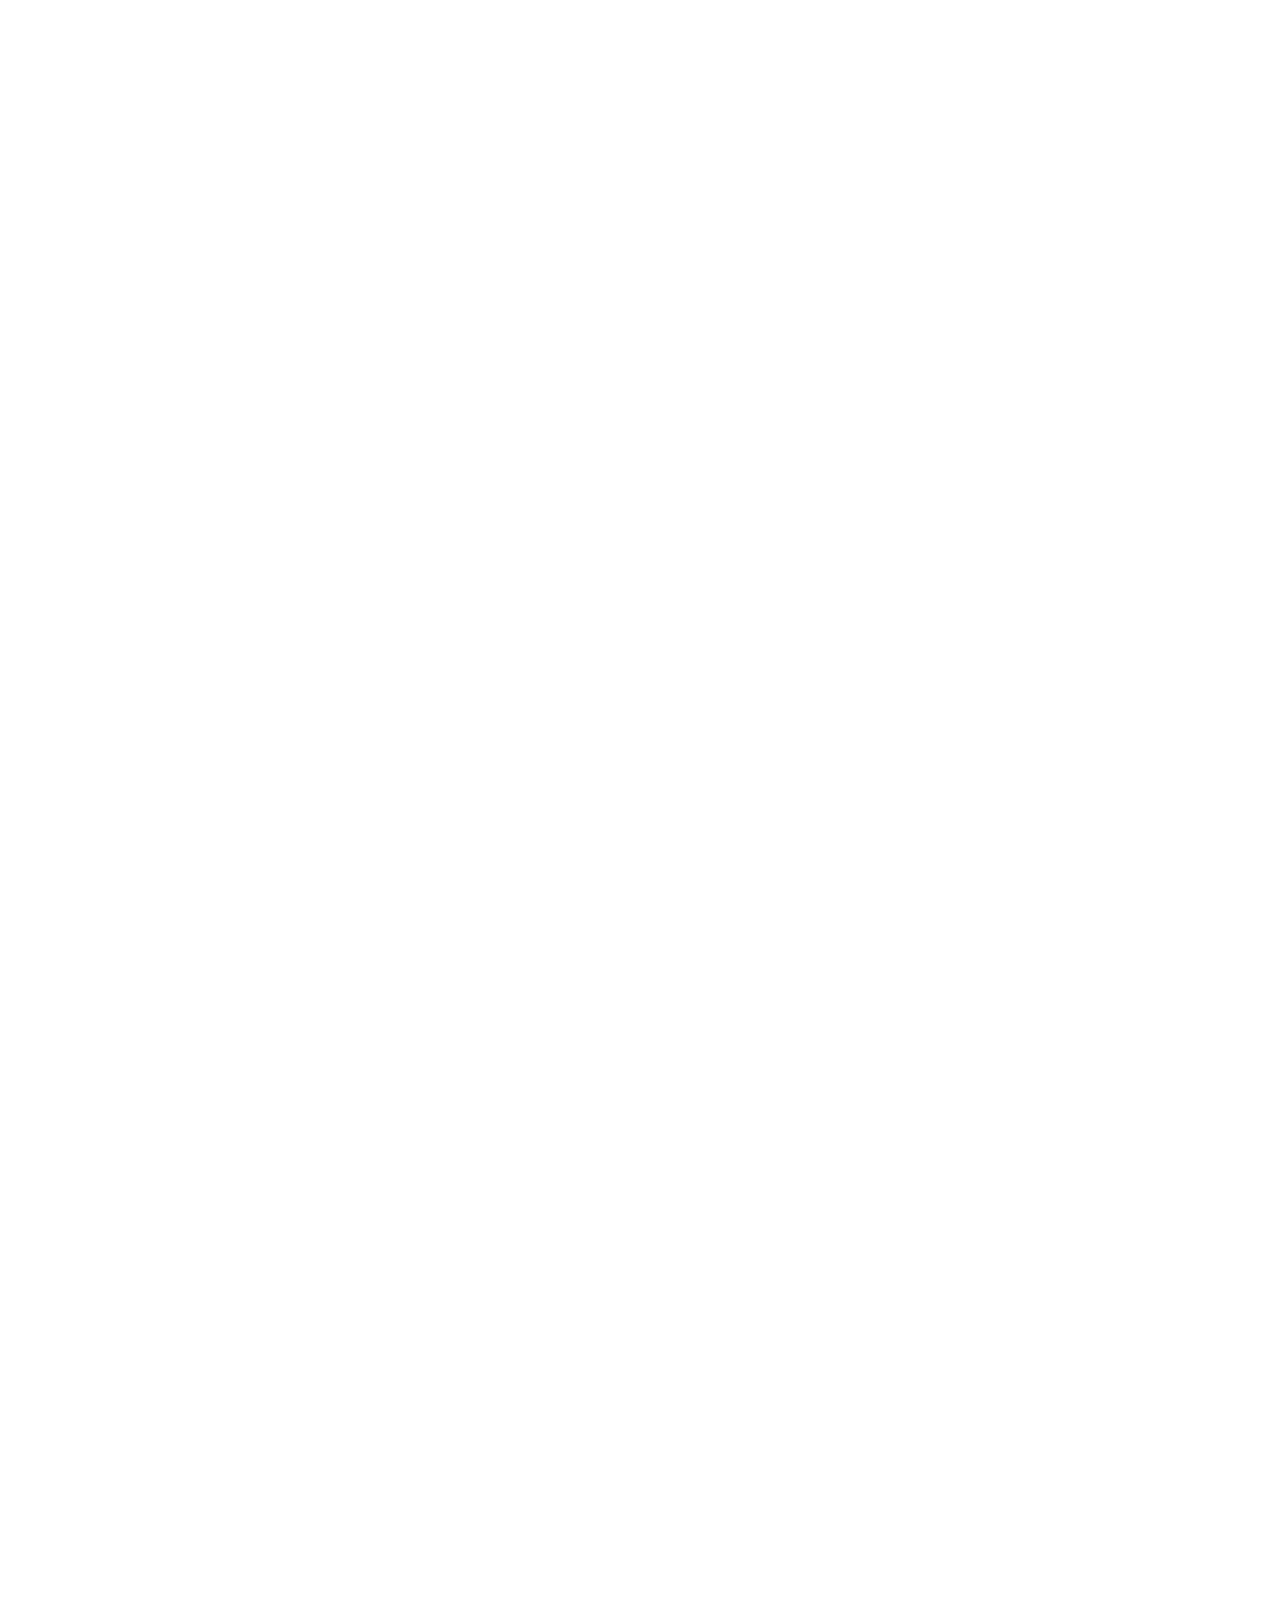
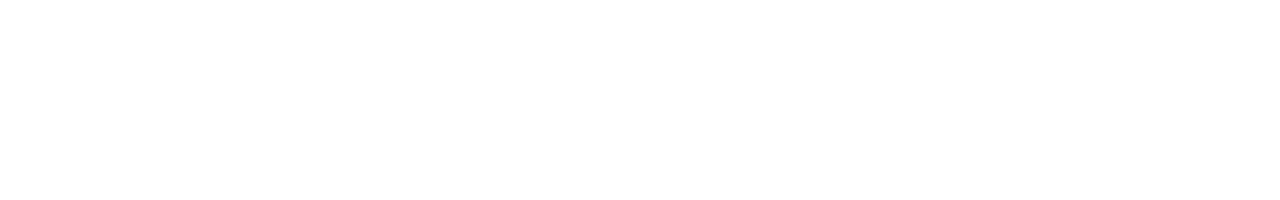
<file: WINKEL/checkout.html>
<!DOCTYPE html>
<html lang="en">
<head>
    <meta charset="UTF-8">
    <meta name="viewport" content="width=device-width, initial-scale=1.0">
    <meta http-equiv="X-UA-Compatible" content="ie=edge">
    <title>shop</title>
    <link
      rel="stylesheet"
      href="https://use.fontawesome.com/releases/v5.8.2/css/all.css"
      integrity="sha384-oS3vJWv+0UjzBfQzYUhtDYW+Pj2yciDJxpsK1OYPAYjqT085Qq/1cq5FLXAZQ7Ay"
      crossorigin="anonymous"
    />
    <link
      rel="stylesheet"
      href="https://stackpath.bootstrapcdn.com/bootstrap/4.3.1/css/bootstrap.min.css"
      integrity="sha384-ggOyR0iXCbMQv3Xipma34MD+dH/1fQ784/j6cY/iJTQUOhcWr7x9JvoRxT2MZw1T"
      crossorigin="anonymous"
    />
    <link rel="stylesheet" href="OwlCarousel2-2.3.4/docs/assets/owlcarousel/assets/owl.carousel.min.css">
    <link rel="stylesheet" href="OwlCarousel2-2.3.4/docs/assets/owlcarousel/assets/owl.theme.default.min.css">
    <link rel="stylesheet" href="sass/style.css" />
</head>
<body>
        <div id="preloader">
                <img src="image/preloader2.gif" >
              </div>
        <header>
                <div class="container">
                  <ul class="d-flex justify-content-between">
                    <li>
                      <i class="fas fa-phone"></i>
                      + 1235 2355 98
                    </li>
                    <li>
                      <i class="fas fa-paper-plane"></i>
                      YOUREMAIL@EMAIL.COM
                    </li>
                    <li>
                      3-5 BUSINESS DAYS DELIVERY & FREE RETURNS
                    </li>
                  </ul>
                </div>
              </header>
              <nav id="navbar" class=" my-nav navbar-expand-lg navbar-dark ftco_navbar  ftco-navbar-light ">
                    <div class="container d-flex justify-content-between  ">
                        <div class="navleft">
                          <a class="navbar-brand"  href=""><b>WINKEL</b></a>
                        </div>
                        <div class="navright">
                          <ul class="d-flex ">
                            <li><a href="index.html">HOME</a></li>
                            
                            <li class="dropdown position-relative "> <span class="active">SHOP <i class="fas fa-angle-down"></i> </span> 
                              <div class="dropdownmenu position-absolute">
                                
                                  <a href="shop.html">Shop</a> 
                                  <a href="single.html">Single Product</a> 
                                  <a href="cart.html">Cart</a> 
                                  <a class="active" href="checkout.html">Checkout</a> 
                                
                              </div>
                            </li>
                            <li><a href="about.html">ABOUT</a></li>
                            <li><a href="blog.html">BLOG</a></li>
                            <li><a href="contact.html">CONTACT</a></li>
                            <li><a href=""><i class="fas fa-shopping-cart"></i> [0]</a></li>
                          </ul>
                        </div>
                        <a href="" class="menu d-none">
                                <span><i class="fas fa-bars"></i></span>
                                MENU
                              </a>
                    </div>
                  </nav>

                  <section id="products">
                        <div class="title">
                            <p>HOME CHECKOUT </p>
                            <h1>CHECKOUT</h1>
                        </div>
                    </section>

                    <section id="details">
                        <div class="container">
                            <h1>BILLING DETAILS</h1>
                            <div class="row name">
                                <div class="col-lg-6 col-md-6 col-xs-12">
                                    <div class="form-group">
                                        <label for="firstname"> First Name</label>
                                        <input type="text" class="form-control" id="firstname">
                                    </div>
                                </div>
                                <div class="col-lg-6 col-md-6 col-xs-12">
                                        <div class="form-group">
                                                <label for="lastname"> Last Name</label>
                                                <input type="text" class="form-control" id="lastname">
                                            </div>

                                </div>
                                <div class="col-lg-12 col-md-12 col-xs-12">
                                    <label for="select">State/Country</label>
                                        <select class="custom-select" id="select">
                                                <option selected>France</option>
                                                <option value="1">Italy</option>
                                                <option value="2">Philippines</option>
                                                <option value="3">South Korea</option>
                                                <option value="4">Honkong</option>
                                                <option value="5">Japan</option>

                                              </select>
                                </div>
                                <div class="col-lg-12 col-md-12 col-xs-12">
                                    <p>
                                            Street Address</p>
                                </div>
                                <div class="col-lg-6 col-xs-12">
                                        <div class="form-group">
                                            <input type="text" class="form-control" placeholder="House number and street name" >
                                        </div>
                                    </div>
                                    <div class="col-lg-6 col-md-6 col-xs-12">
                                            <div class="form-group">
                                                
                                                <input type="text" class="form-control" placeholder="Appartment, suite, unit etc:(optional)" >
                                            </div>
                                        </div>
                                        <div class="col-lg-6 col-md-6 col-xs-12">
                                                <div class="form-group">
                                                    <label for="phone"> Phone</label>
                                                    <input type="text" class="form-control" id="phone">
                                                </div>
                                            </div>
                                            <div class="col-lg-6 col-md-6 col-xs-12">
                                                    <div class="form-group">
                                                        <label for="email"> Email Adress</label>
                                                        <input type="text" class="form-control" id="email">
                                                    </div>
                                                </div>

                                                <div class="col-lg-6 col-md-6 col-xs-12">
                                                    <div class="row inner">
                                                            <div class="col-md-6">
                                                                    <div class="input">
                                                                            <input type="radio" name="gender" value="male">Create an Account?
            
                                                                    </div>
            
                                                                </div>
                                                                <div class="col-lg-6 col-md-6 col-xs-12">
                                                                        <div class="input">
                                                                                <input type="radio" name="gender" value="male">Ship to different address
                
                                                                        </div>
                
                                                                    </div>
                                                    </div>
                                                  
                                                    
                                                </div>
                                              


                                        
                            </div>

                        </div>

                    </section>
                 

                    <section id="method">
                        <div class="container">
                            <div class="row">
                                <div class="col-md-6">
                                    <div class="wrapper">
                                        <h3>CART TOTAL</h3>
                                        <p> <span>Subtotal</span>
                                            <span>
                                                    $20.60</span>
                                        </p>
                                        <p> <span>Delivery</span>
                                            <span>
                                                    $0.00</span>
                                        </p>
                                        <p> <span>Discount</span>
                                            <span>
                                                    $3.00</span>
                                        </p>
                                        <hr>
                                        <p> <span>TOTAL</span>
                                            <span>
                                                    
                                                $17.60</span>
                                        </p>

                                        

                                    </div>
                                </div>
                                <div class="col-md-6">
                                        <div class="wrapper">
                                            <h3>PAYMENT METHOD</h3>
                                            <div class="input">
                                                    <input type="radio" name="gender" value="male"> Direct Bank Tranfer

                                            </div>
                                            <div class="input">
                                                    <input type="radio" name="gender" value="male">Check Payment

                                            </div>
                                            <div class="input">
                                                    <input type="radio" name="gender" value="male">Paypal

                                            </div>
                                            <div class="input">
                                                    <input type="checkbox" name="vehicle1" value="condition">  I have read and accept the terms and conditions

                                            </div>



                                             <a class="my-btn" href="">SHOP NOW</a>
                                           
    
                                            
    
                                        </div>
                                    </div>
                            </div>

                        </div>
                    </section>


                  <footer id="footer">
                        <div class="container">
                            <div class="row">
                                    <span class="arrow-up">
                                            <a href="#" id="page-top">
                                                <i class="fas fa-angle-up"></i>
                                            </a>
                                        </span>
                                <div class="col-md social-media">
                                    <div class="footer-text mb-4">
                                        <h2>
                                            Winkel
                                        </h2>
                                        <p>
                                            Far far away, behind the word mountains, far from the countries Vokalia and Consonantia.
                                        </p>
                                        <ul class="social-icon">
                                            <li>
                                                <a href="">
                                                    <i class="fab fa-twitter"></i>
                                                </a>
                
                                            </li>
                                            <li>
                
                                                <a href="">
                                                    <i class="fab fa-facebook-f"></i>
                                                </a>
                                            </li>
                                            <li>
                                                <a href="">
                                                    <i class="fab fa-instagram"></i>
                                                </a>
                
                                            </li>
                                        </ul>
                
                
                
                                    </div>
                                </div>
                                <div class="col-md footer-menu">
                                    <div>
                                        <h2>Menu</h2>
                                        <ul>
                                            <li>
                                                <a href="">Shop</a>
                                            </li>
                                            <li>
                                                <a href="">About</a>
                                            </li>
                                            <li>
                                                <a href="">Journal</a>
                                            </li>
                                            <li>
                                                <a href="">Contact Us</a>
                                            </li>
                                        </ul>
                
                                    </div>
                                </div>
                                <div class="col-md-4 footer-help">
                                    <h2>help</h2>
                                    <div class="d-flex ">
                                        <ul class="mr-l-5 pr-l-3 mr-4">
                                            <li>
                                                <a href="">Shipping Information</a>
                                            </li>
                                            <li>
                                                <a href="">Returns & Exchange</a>
                                            </li>
                                            <li>
                                                <a href="">Terms & Conditions</a>
                                            </li>
                                            <li>
                                                <a href="">Privacy Policy</a>
                                            </li>
                                        </ul>
                                        <ul>
                
                                            <li>
                                                <a href="">FAQs</a>
                                            </li>
                                            <li>
                                                <a href="">Contact</a>
                                            </li>
                                        </ul>
                
                                    </div>
                
                
                
                                </div>
                                <div class="col-md footer-adres">
                                    <h2>
                                        Have a Questions?
                                    </h2>
                                    <ul>
                                        <li class="d-flex">
                                            <i class="fas fa-map-marker-alt"></i>
                                            <address>
                                                203 Fake St. Mountain View, San Francisco, California, USA
                                            </address>
                                        </li>
                                        <li class="d-flex">
                                            <a href="">
                                                <i class="fas fa-phone"></i>
                                                <span>+2 392 3929 210</span>
                
                                            </a>
                
                                        </li>
                                        <li class="d-flex">
                                            <a href="">
                                                <i class="fas fa-envelope"></i>
                                                <span> info@yourdomain.com</span>
                                            </a>
                
                                        </li>
                                    </ul>
                                </div>
                                </p>
                            </div>
                            <p>Copyright ©2019 All rights reserved | This template is made with </p>
                        </div>
                
                
                    </footer>


    <script
    src="https://cdnjs.cloudflare.com/ajax/libs/jquery/3.4.1/jquery.min.js"
    integrity="sha256-CSXorXvZcTkaix6Yvo6HppcZGetbYMGWSFlBw8HfCJo="
    crossorigin="anonymous"
  ></script>
  <script src="OwlCarousel2-2.3.4/docs/assets/owlcarousel/owl.carousel.min.js"></script>
  <script src="js/main.js"></script>
</body>
</html>
</file>
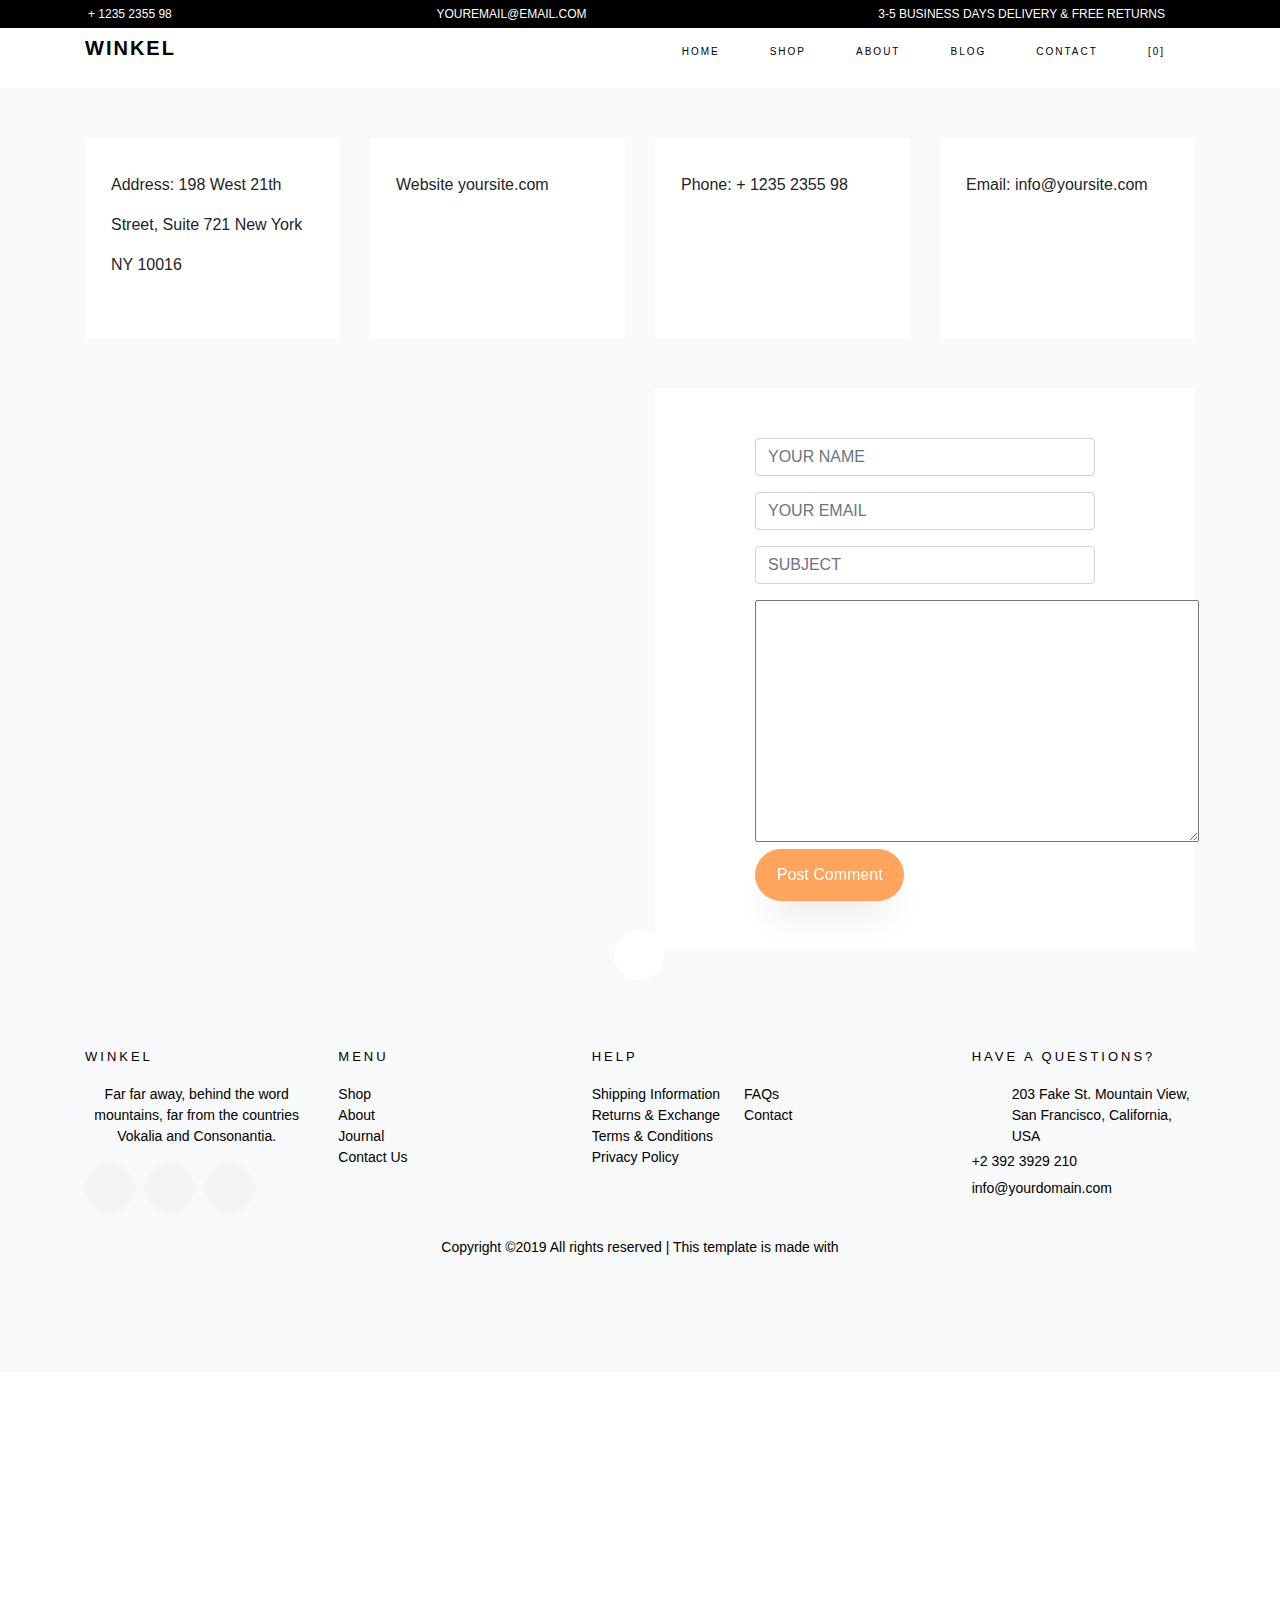
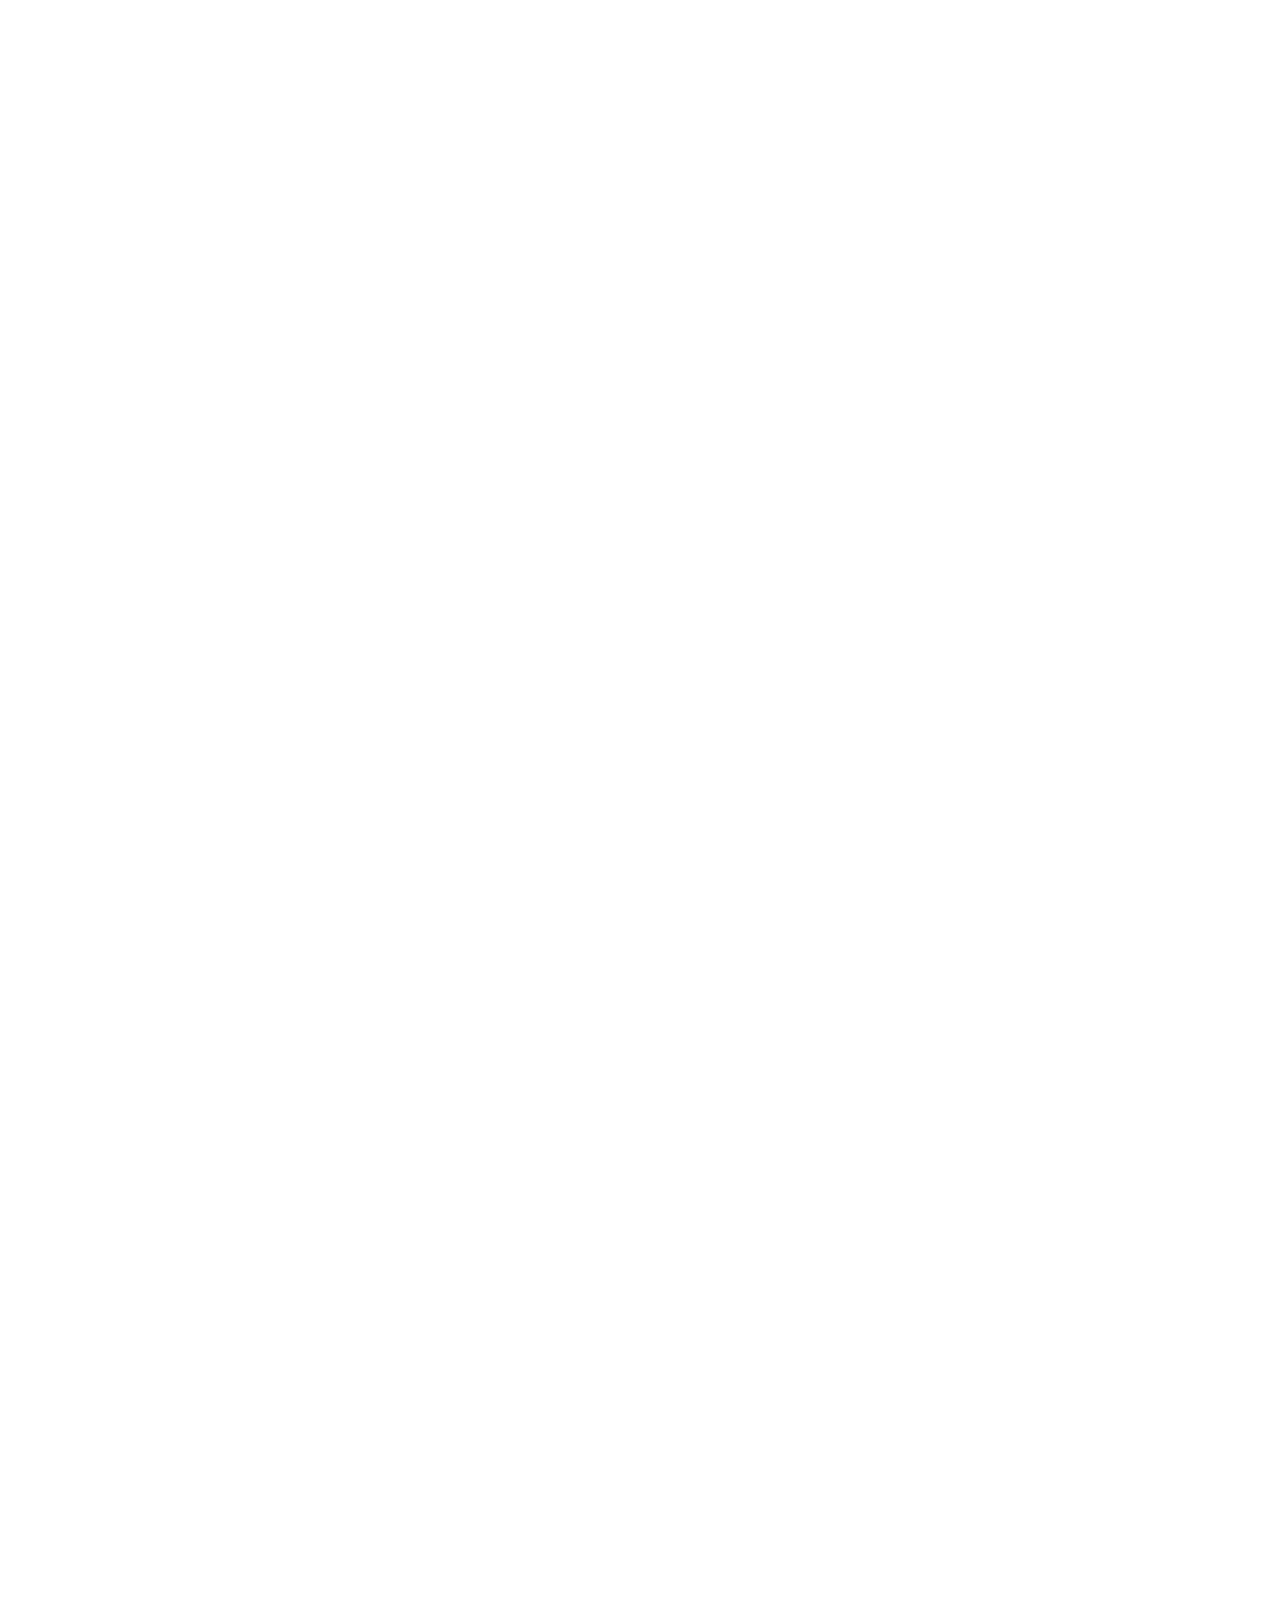
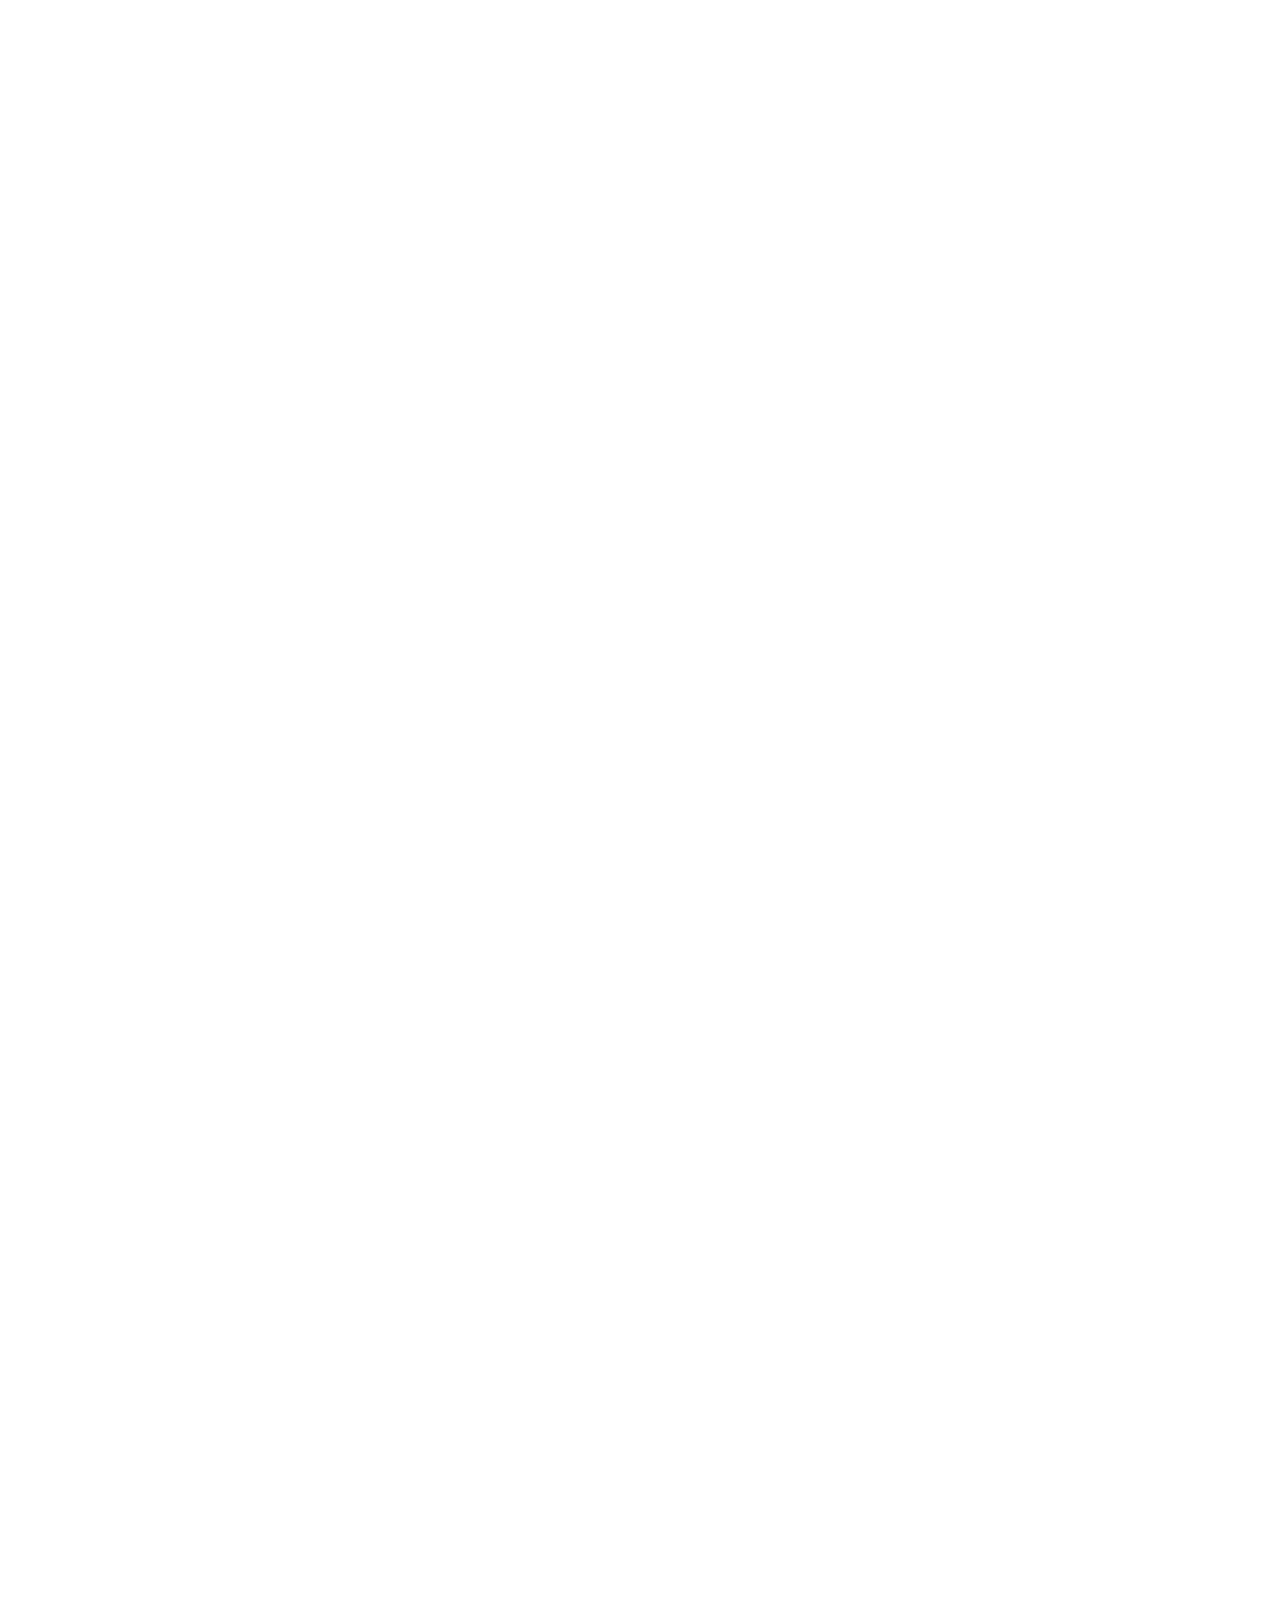
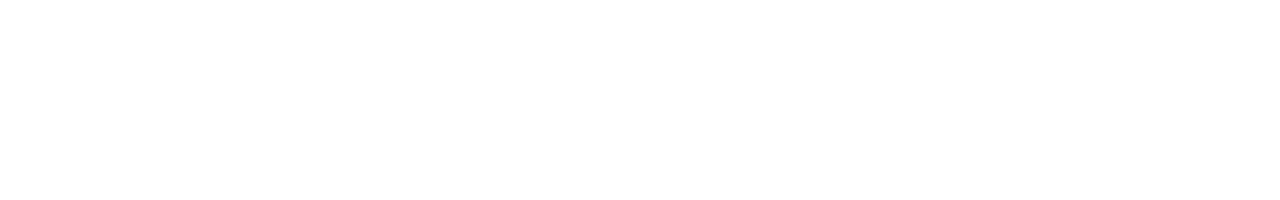
<file: WINKEL/contact.html>
<!DOCTYPE html>
<html lang="en">
<head>
    <meta charset="UTF-8">
    <meta name="viewport" content="width=device-width, initial-scale=1.0">
    <meta http-equiv="X-UA-Compatible" content="ie=edge">
    <title>shop</title>
    <link
      rel="stylesheet"
      href="https://use.fontawesome.com/releases/v5.8.2/css/all.css"
      integrity="sha384-oS3vJWv+0UjzBfQzYUhtDYW+Pj2yciDJxpsK1OYPAYjqT085Qq/1cq5FLXAZQ7Ay"
      crossorigin="anonymous"
    />
    <link
      rel="stylesheet"
      href="https://stackpath.bootstrapcdn.com/bootstrap/4.3.1/css/bootstrap.min.css"
      integrity="sha384-ggOyR0iXCbMQv3Xipma34MD+dH/1fQ784/j6cY/iJTQUOhcWr7x9JvoRxT2MZw1T"
      crossorigin="anonymous"
    />
    <link rel="stylesheet" href="OwlCarousel2-2.3.4/docs/assets/owlcarousel/assets/owl.carousel.min.css">
    <link rel="stylesheet" href="OwlCarousel2-2.3.4/docs/assets/owlcarousel/assets/owl.theme.default.min.css">
    <link rel="stylesheet" href="sass/style.css" />
</head>
<body>
        <div id="preloader">
                <img src="image/preloader2.gif" >
              </div>
        <header>
                <div class="container">
                  <ul class="d-flex justify-content-between">
                    <li>
                      <i class="fas fa-phone"></i>
                      + 1235 2355 98
                    </li>
                    <li>
                      <i class="fas fa-paper-plane"></i>
                      YOUREMAIL@EMAIL.COM
                    </li>
                    <li>
                      3-5 BUSINESS DAYS DELIVERY & FREE RETURNS
                    </li>
                  </ul>
                </div>
              </header>
              <nav id="navbar" class=" my-nav navbar-expand-lg navbar-dark ftco_navbar  ftco-navbar-light ">
                    <div class="container d-flex justify-content-between  ">
                        <div class="navleft">
                          <a class="navbar-brand"  href=""><b>WINKEL</b></a>
                        </div>
                        <div class="navright">
                          <ul class="d-flex ">
                            <li><a href="index.html">HOME</a></li>
                            
                            <li class="dropdown position-relative"><span class="">SHOP <i class="fas fa-angle-down"></i> </span> 
                              <div class="dropdownmenu position-absolute">
                                
                                  <a href="shop.html">Shop</a> 
                                  <a href="single.html">Single Product</a> 
                                  <a href="cart.html">Cart</a> 
                                  <a href="checkout.html">Checkout</a> 
                                
                              </div>
                            </li>
                            <li><a href="about.html">ABOUT</a></li>
                            <li><a href="blog.html">BLOG</a></li>
                            <li class="active"><a href="contact.html">CONTACT</a></li>
                            <li><a href=""><i class="fas fa-shopping-cart"></i> [0]</a></li>
                          </ul>
                        </div>
                        <a href="" class="menu d-none">
                                <span><i class="fas fa-bars"></i></span>
                                MENU
                              </a>
                    </div>
                  </nav>

                    <section id="adress">
                        <div class="container">
                            <div class="row">
                                <div class="col-md-3">
                                    <div class="text-holder">
                                        <p>Address: 198 West 21th </p>
                                        <p>Street, Suite 721 New York  </p>
                                        <p>NY 10016 </p>
                                    </div>
                                </div>
                                <div class="col-md-3">
                                        <div class="text-holder">
                                            <p>Website yoursite.com</p>
                                          
                                        </div>
                                    </div>
                                    <div class="col-md-3">
                                            <div class="text-holder">
                                                <p>Phone: + 1235 2355 98 </p>
                                               
                                            </div>
                                        </div>
                                        <div class="col-md-3">
                                                <div class="text-holder">
                                                    <p>Email: info@yoursite.com </p>
                                                   
                                                </div>
                                            </div>
                            </div>
                        </div>


                    </section>

                    <section id="map">
                        <div class="container">

            <div class="row ">
                <div class="col-md-6">
                        <div class="mapouter"><div class="gmap_canvas"><iframe width="600" height="500" id="gmap_canvas" src="https://maps.google.com/maps?q=university%20of%20san%20francisco&t=&z=13&ie=UTF8&iwloc=&output=embed" frameborder="0" scrolling="no" marginheight="0" marginwidth="0"></iframe><a href="https://www.pureblack.de"></a></div><style>.mapouter{position:relative;text-align:right;height:500px;width:600px;}.gmap_canvas {overflow:hidden;background:none!important;height:500px;width:600px;}</style></div>

                </div>
                <div class="col-md-6">
                    <div class="inputs">
                            <div class="form-group">
                                    <input type="text" class="form-control" id="firstname" placeholder="YOUR NAME">
                                </div>
                                <div class="form-group">
                                        <input type="text" class="form-control" id="firstname" placeholder="YOUR EMAIL">
                                    </div>
                                    <div class="form-group">
                                            <input type="text" class="form-control" id="firstname" placeholder="SUBJECT">
                                        </div>
                                        <textarea rows="10" cols="46" placeholder="Message">
                                            </textarea>


                    <a href="" class="my-btn">Post Comment</a>

                    </div>


                </div>
             
                        </div>
                    </section>

                  <footer id="footer">
                        <div class="container">
                            <div class="row">
                                    <span class="arrow-up">
                                            <a href="#" id="page-top">
                                                <i class="fas fa-angle-up"></i>
                                            </a>
                                        </span>
                                <div class="col-md social-media">
                                    <div class="footer-text mb-4">
                                        <h2>
                                            Winkel
                                        </h2>
                                        <p>
                                            Far far away, behind the word mountains, far from the countries Vokalia and Consonantia.
                                        </p>
                                        <ul class="social-icon">
                                            <li>
                                                <a href="">
                                                    <i class="fab fa-twitter"></i>
                                                </a>
                
                                            </li>
                                            <li>
                
                                                <a href="">
                                                    <i class="fab fa-facebook-f"></i>
                                                </a>
                                            </li>
                                            <li>
                                                <a href="">
                                                    <i class="fab fa-instagram"></i>
                                                </a>
                
                                            </li>
                                        </ul>
                
                
                
                                    </div>
                                </div>
                                <div class="col-md footer-menu">
                                    <div>
                                        <h2>Menu</h2>
                                        <ul>
                                            <li>
                                                <a href="">Shop</a>
                                            </li>
                                            <li>
                                                <a href="">About</a>
                                            </li>
                                            <li>
                                                <a href="">Journal</a>
                                            </li>
                                            <li>
                                                <a href="">Contact Us</a>
                                            </li>
                                        </ul>
                
                                    </div>
                                </div>
                                <div class="col-md-4 footer-help">
                                    <h2>help</h2>
                                    <div class="d-flex ">
                                        <ul class="mr-l-5 pr-l-3 mr-4">
                                            <li>
                                                <a href="">Shipping Information</a>
                                            </li>
                                            <li>
                                                <a href="">Returns & Exchange</a>
                                            </li>
                                            <li>
                                                <a href="">Terms & Conditions</a>
                                            </li>
                                            <li>
                                                <a href="">Privacy Policy</a>
                                            </li>
                                        </ul>
                                        <ul>
                
                                            <li>
                                                <a href="">FAQs</a>
                                            </li>
                                            <li>
                                                <a href="">Contact</a>
                                            </li>
                                        </ul>
                
                                    </div>
                
                
                
                                </div>
                                <div class="col-md footer-adres">
                                    <h2>
                                        Have a Questions?
                                    </h2>
                                    <ul>
                                        <li class="d-flex">
                                            <i class="fas fa-map-marker-alt"></i>
                                            <address>
                                                203 Fake St. Mountain View, San Francisco, California, USA
                                            </address>
                                        </li>
                                        <li class="d-flex">
                                            <a href="">
                                                <i class="fas fa-phone"></i>
                                                <span>+2 392 3929 210</span>
                
                                            </a>
                
                                        </li>
                                        <li class="d-flex">
                                            <a href="">
                                                <i class="fas fa-envelope"></i>
                                                <span> info@yourdomain.com</span>
                                            </a>
                
                                        </li>
                                    </ul>
                                </div>
                                </p>
                            </div>
                            <p>Copyright ©2019 All rights reserved | This template is made with </p>
                        </div>
                
                
                    </footer>


    <script
    src="https://cdnjs.cloudflare.com/ajax/libs/jquery/3.4.1/jquery.min.js"
    integrity="sha256-CSXorXvZcTkaix6Yvo6HppcZGetbYMGWSFlBw8HfCJo="
    crossorigin="anonymous"
  ></script>
  <script src="OwlCarousel2-2.3.4/docs/assets/owlcarousel/owl.carousel.min.js"></script>
  <script src="js/main.js"></script>
</body>
</html>
</file>
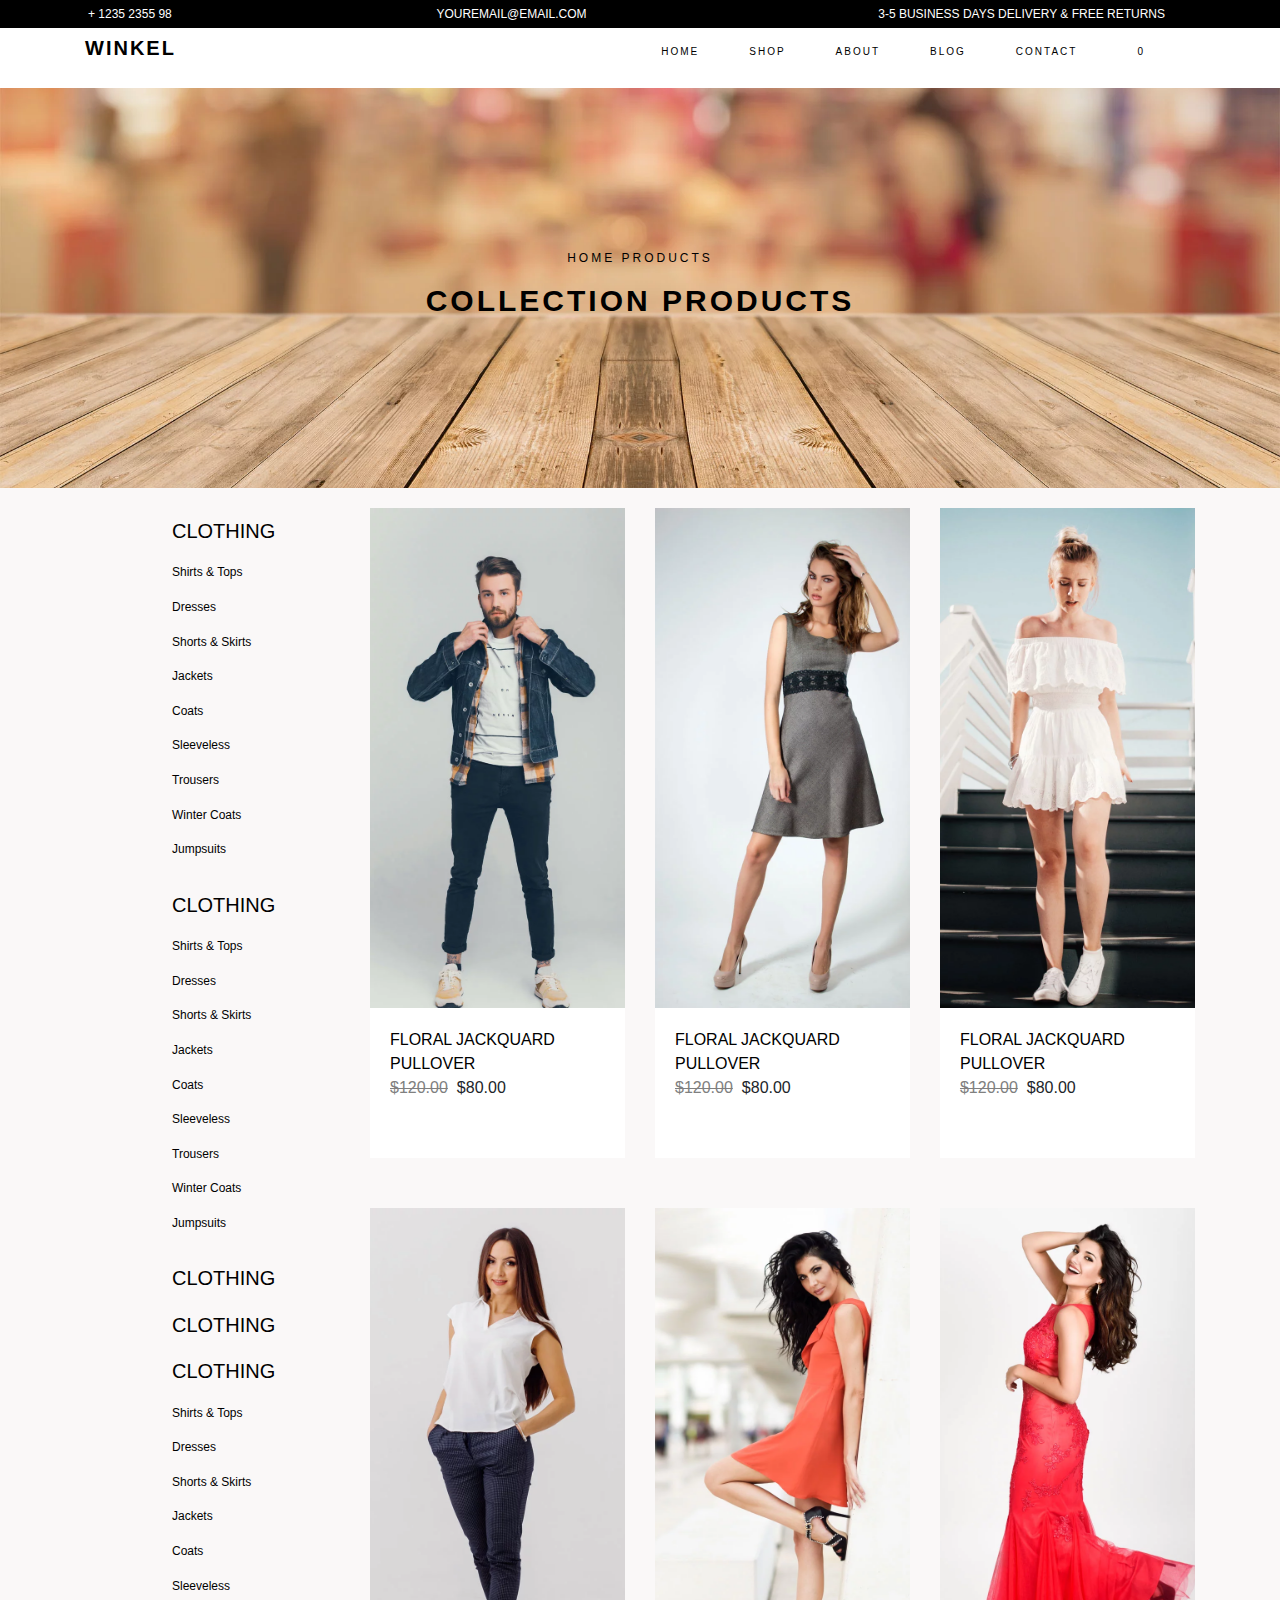
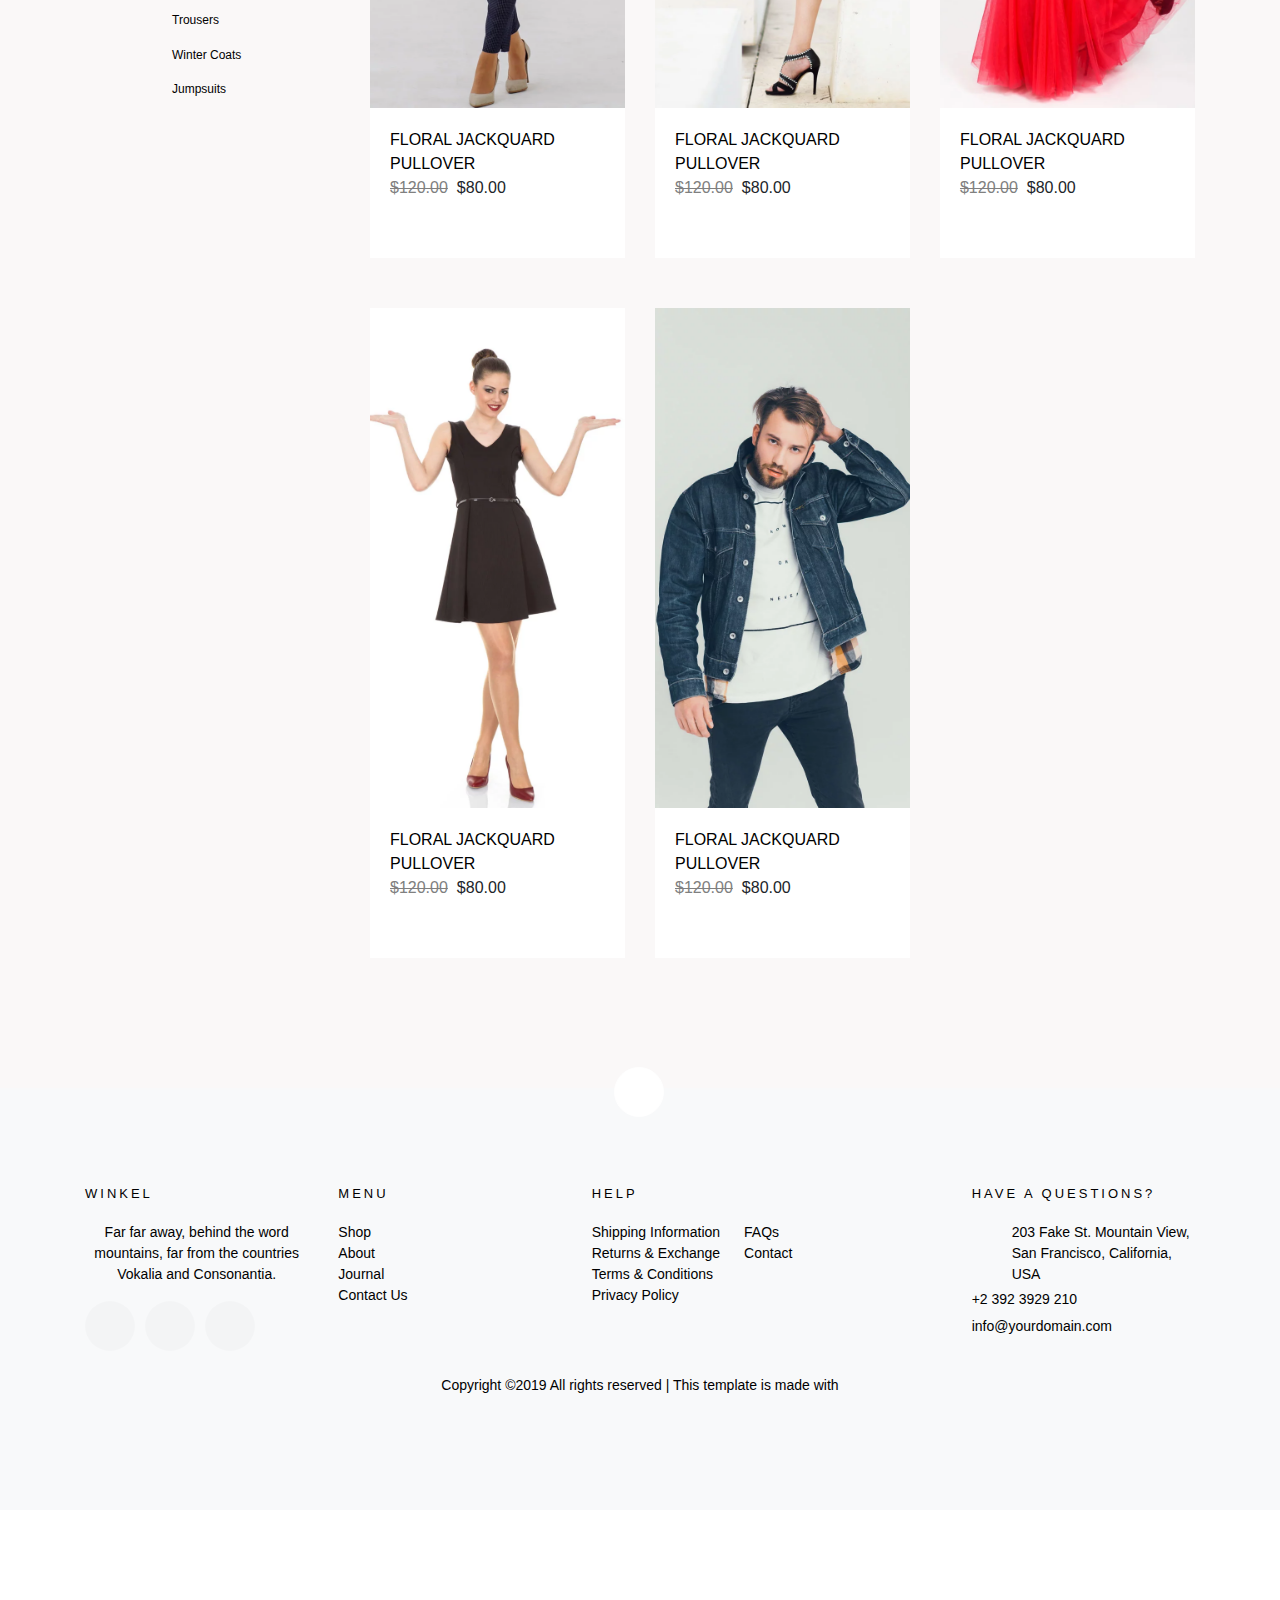
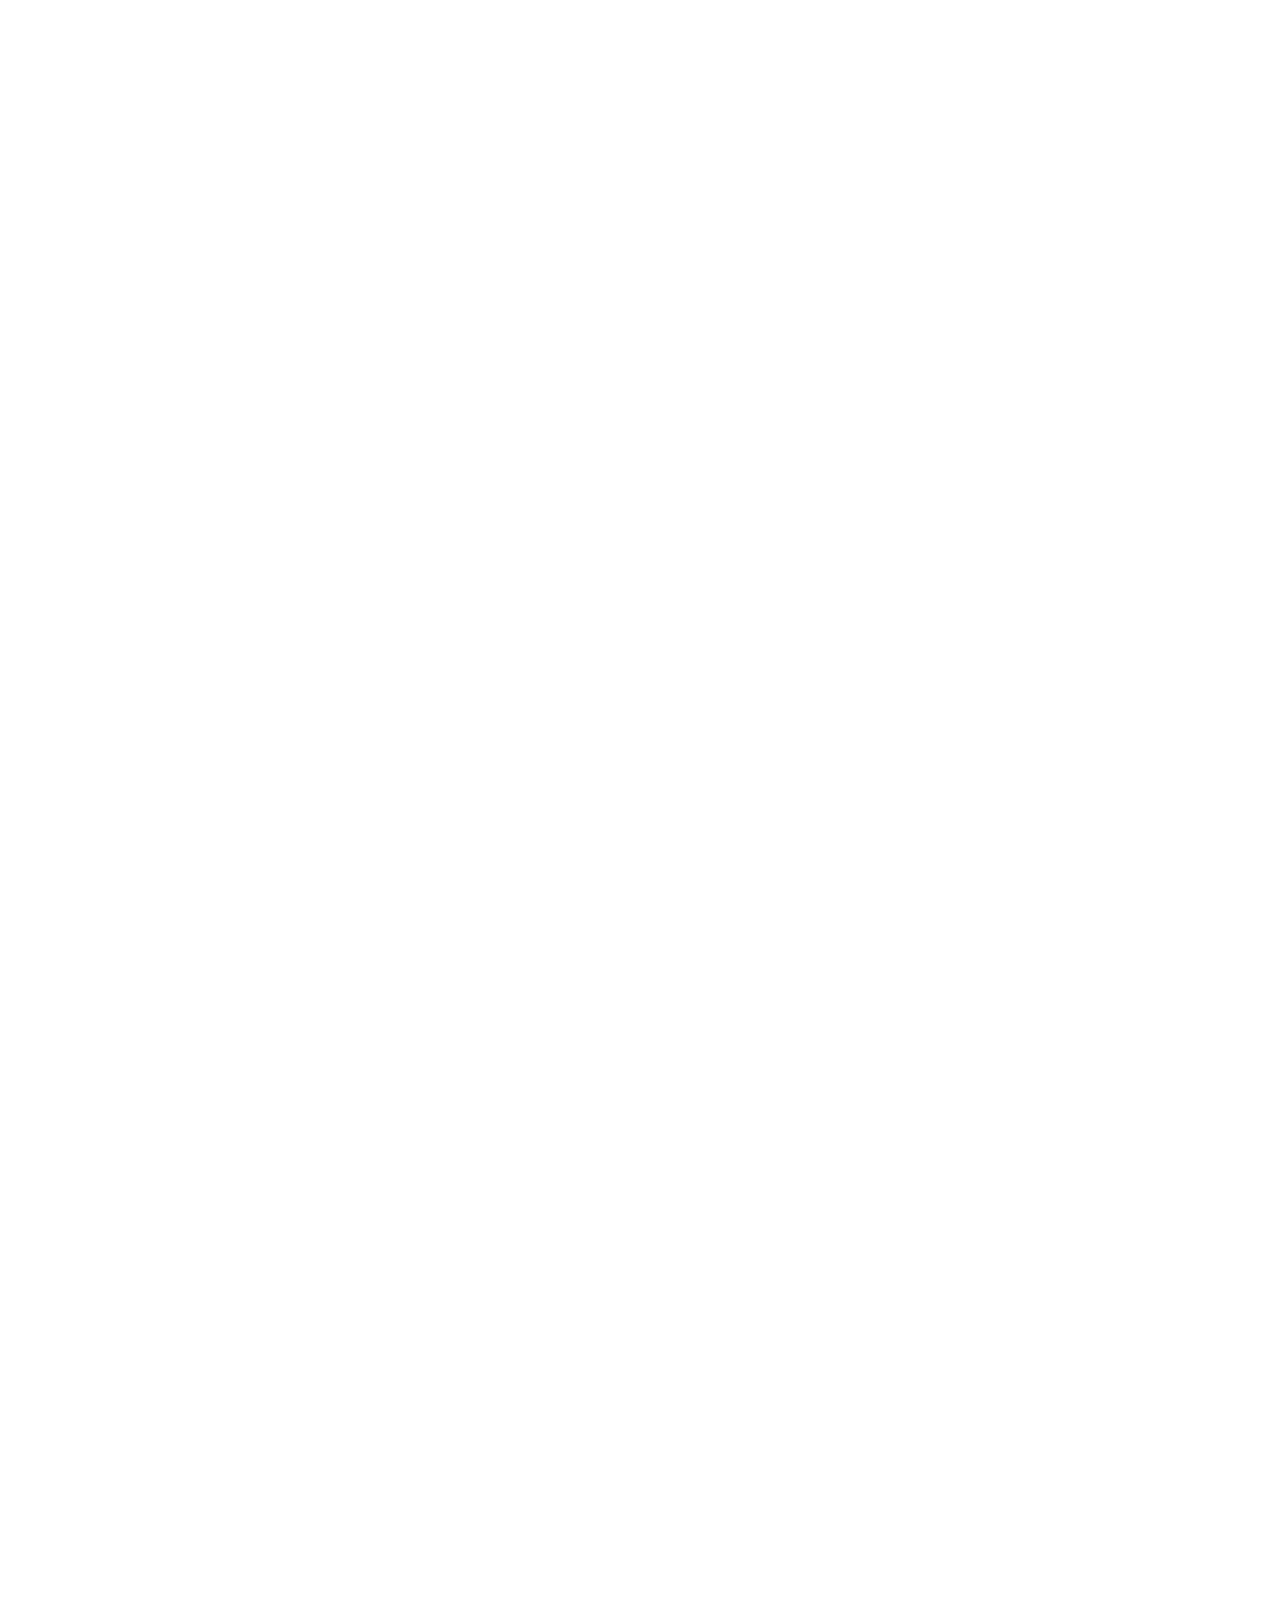
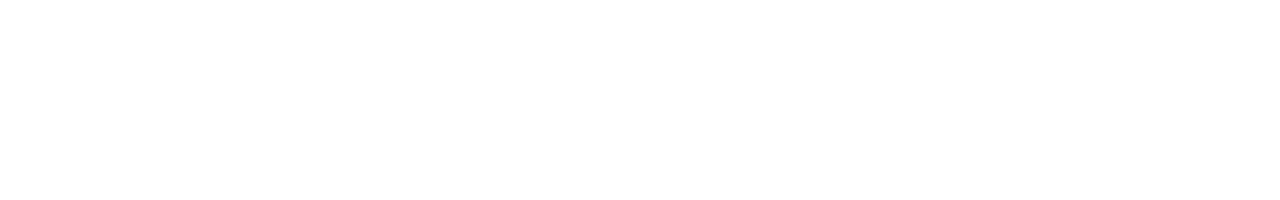
<file: WINKEL/shop.html>
<!DOCTYPE html>
<html lang="en">
<head>
    <meta charset="UTF-8">
    <meta name="viewport" content="width=device-width, initial-scale=1.0">
    <meta http-equiv="X-UA-Compatible" content="ie=edge">
    <title>shop</title>
    <link
      rel="stylesheet"
      href="https://use.fontawesome.com/releases/v5.8.2/css/all.css"
      integrity="sha384-oS3vJWv+0UjzBfQzYUhtDYW+Pj2yciDJxpsK1OYPAYjqT085Qq/1cq5FLXAZQ7Ay"
      crossorigin="anonymous"
    />
    <link
      rel="stylesheet"
      href="https://stackpath.bootstrapcdn.com/bootstrap/4.3.1/css/bootstrap.min.css"
      integrity="sha384-ggOyR0iXCbMQv3Xipma34MD+dH/1fQ784/j6cY/iJTQUOhcWr7x9JvoRxT2MZw1T"
      crossorigin="anonymous"
    />
    <link rel="stylesheet" href="OwlCarousel2-2.3.4/docs/assets/owlcarousel/assets/owl.carousel.min.css">
    <link rel="stylesheet" href="OwlCarousel2-2.3.4/docs/assets/owlcarousel/assets/owl.theme.default.min.css">
    <link rel="stylesheet" href="sass/style.css" />
</head>
<body>
        <div id="preloader">
                <img src="image/preloader2.gif" >
              </div>
        <header>
                <div class="container">
                  <ul class="d-flex justify-content-between">
                    <li>
                      <i class="fas fa-phone"></i>
                      + 1235 2355 98
                    </li>
                    <li>
                      <i class="fas fa-paper-plane"></i>
                      YOUREMAIL@EMAIL.COM
                    </li>
                    <li>
                      3-5 BUSINESS DAYS DELIVERY & FREE RETURNS
                    </li>
                  </ul>
                </div>
              </header>
              <nav id="navbar" class=" my-nav navbar-expand-lg navbar-dark ftco_navbar  ftco-navbar-light ">
                    <div class="container d-flex justify-content-between  ">
                        <div class="navleft">
                          <a class="navbar-brand"  href=""><b>WINKEL</b></a>
                        </div>
                        <div class="navright">
                          <ul class="d-flex ">
                            <li class=""><a href="index.html">HOME</a></li>
                            
                            <li class="dropdown position-relative  "><span class="active">SHOP <i class="fas fa-angle-down"></i> </span> 
                              <div class="dropdownmenu position-absolute">
                                
                                  <a class="active" href="shop.html">Shop</a> 
                                  <a  href="single.html">Single Product</a> 
                                  <a href="cart.html">Cart</a> 
                                  <a href="checkout.html">Checkout</a> 
                                
                              </div>
                            </li>
                            <li><a href="about.html">ABOUT</a></li>
                            <li><a href="blog.html">BLOG</a></li>
                            <li><a href="contact.html">CONTACT</a></li>
                            <li >
                                <a id="basket" href="">
                                    <i class="fas fa-shopping-cart"></i> 
                               <span >0</span>
                            </a>
                        </li>
                          </ul>
                        </div>
                        <a href="" class="menu d-none">
                                <span><i class="fas fa-bars"></i></span>
                                MENU
                              </a>
                    </div>
                  </nav>

                  <section  id="products">
                      <div class="title">
                          <p>HOME PRODUCTS</p>
                          <h1>COLLECTION PRODUCTS</h1>
                      </div>
                  </section>

                  <section id="clothing">
                      <div class="container">
                          <div class="row reverse">
                              <div class="col-lg-9 col-md-9">
                                    <div class="row">
                                            <div class="col-lg-4 col-md-6">
                                              <div class="img_wrap position-relative ">
                                                <img src="image/product-1.webp" alt="">
                                                <div class="overlay position-absolute ">
                                                   
                                                  <a  proid="10001" data-proname="cloth2" data-proprice="180" photo="" class="add" href="">ADD TO CART <i class="fas fa-plus"></i></a>
                                                  <a class="buy" href="">BUY NOW <i class="fas fa-cart-arrow-down"></i></a>
                                      
                                                </div>
                                      
                                              </div>
                                              <div class="txt-holder">
                                              <a href="">FLORAL JACKQUARD PULLOVER</a> 
                                              <div class="span-holder">
                                                  <span class="through">$120.00</span>
                                                  <span>$80.00</span>
                                                  <i class="far fa-star"></i>
                                                  <i class="far fa-star"></i>
                                                  <i class="far fa-star"></i>
                                                  <i class="far fa-star"></i>
                                                  <i class="far fa-star"></i>
                                              </div>
                                              
                                      
                                              </div>
                                      
                                            </div>
                                            <div class="col-lg-4 col-md-6">
                                                <div class="img_wrap position-relative ">
                                                  <img src="image/product-2.webp" alt="">
                                                  <div class="overlay position-absolute ">
                                                     
                                                    <a proid="10002" data-proname="cloth1" data-proprice="179" class="add" href="">ADD TO CART <i class="fas fa-plus"></i></a>
                                                    <a class="buy" href="">BUY NOW <i class="fas fa-cart-arrow-down"></i></a>
                                        
                                                  </div>
                                        
                                                </div>
                                                <div class="txt-holder">
                                                    <a href="">FLORAL JACKQUARD PULLOVER</a> 
                                                    <div class="span-holder">
                                                        <span class="through">$120.00</span>
                                                        <span>$80.00</span>
                                                        <i class="far fa-star"></i>
                                                        <i class="far fa-star"></i>
                                                        <i class="far fa-star"></i>
                                                        <i class="far fa-star"></i>
                                                        <i class="far fa-star"></i>
                                                    </div>
                                                </div>
                                        
                                              </div>
                                              <div class="col-lg-4 col-md-6">
                                                  <div class="img_wrap position-relative ">
                                                    <img src="image/product-3.webp" alt="">
                                                    <div class="overlay position-absolute ">
                                                       
                                                      <a proid="10003"  data-proname="cloth3" data-proprice="181"  class="add" href="">ADD TO CART <i class="fas fa-plus"></i></a>
                                                      <a class="buy" href="">BUY NOW <i class="fas fa-cart-arrow-down"></i></a>
                                          
                                                    </div>
                                          
                                                  </div>
                                                  <div class="txt-holder">
                                                      <a href="">FLORAL JACKQUARD PULLOVER</a> 
                                                      <div class="span-holder">
                                                          <span class="through">$120.00</span>
                                                          <span>$80.00</span>
                                                          <i class="far fa-star"></i>
                                                          <i class="far fa-star"></i>
                                                          <i class="far fa-star"></i>
                                                          <i class="far fa-star"></i>
                                                          <i class="far fa-star"></i>
                                                      </div>
                                                  </div>
                                          
                                                </div>
                                                <div class="col-lg-4 col-md-6">
                                                    <div class="img_wrap position-relative ">
                                                      <img src="image/product-4.webp" alt="">
                                                      <div class="overlay position-absolute ">
                                                         
                                                        <a proid="10004" data-proname="cloth4" data-proprice="182" class="add" href="">ADD TO CART <i class="fas fa-plus"></i></a>
                                                        <a class="buy" href="">BUY NOW <i class="fas fa-cart-arrow-down"></i></a>
                                            
                                                      </div>
                                            
                                                    </div>
                                                    <div class="txt-holder">
                                                        <a href="">FLORAL JACKQUARD PULLOVER</a> 
                                                        <div class="span-holder">
                                                            <span class="through">$120.00</span>
                                                            <span>$80.00</span>
                                                            <i class="far fa-star"></i>
                                                            <i class="far fa-star"></i>
                                                            <i class="far fa-star"></i>
                                                            <i class="far fa-star"></i>
                                                            <i class="far fa-star"></i>
                                                        </div>
                                            
                                                    </div>
                                            
                                                  </div>
                                                  <div class="col-lg-4 col-md-6">
                                                        <div class="img_wrap position-relative ">
                                                          <img src="image/product-5.webp" alt="">
                                                          <div class="overlay position-absolute ">
                                                             
                                                            <a proid="10005" data-proname="cloth5" data-proprice="183" class="add" href="">ADD TO CART <i class="fas fa-plus"></i></a>
                                                            <a class="buy" href="">BUY NOW <i class="fas fa-cart-arrow-down"></i></a>
                                                
                                                          </div>
                                                
                                                        </div>
                                                        <div class="txt-holder">
                                                        <a href="">FLORAL JACKQUARD PULLOVER</a> 
                                                        <div class="span-holder">
                                                            <span class="through">$120.00</span>
                                                            <span>$80.00</span>
                                                            <i class="far fa-star"></i>
                                                            <i class="far fa-star"></i>
                                                            <i class="far fa-star"></i>
                                                            <i class="far fa-star"></i>
                                                            <i class="far fa-star"></i>
                                                        </div>
                                                        
                                                
                                                        </div>
                                                
                                                      </div>
                                                      <div class="col-lg-4 col-md-6">
                                                          <div class="img_wrap position-relative ">
                                                            <img src="image/product-6.webp" alt="">
                                                            <div class="overlay position-absolute ">
                                                               
                                                              <a proid="10006" data-proname="cloth6" data-proprice="184" class="add" href="">ADD TO CART <i class="fas fa-plus"></i></a>
                                                              <a class="buy" href="">BUY NOW <i class="fas fa-cart-arrow-down"></i></a>
                                                  
                                                            </div>
                                                  
                                                          </div>
                                                          <div class="txt-holder">
                                                              <a href="">FLORAL JACKQUARD PULLOVER</a> 
                                                              <div class="span-holder">
                                                                  <span class="through">$120.00</span>
                                                                  <span>$80.00</span>
                                                                  <i class="far fa-star"></i>
                                                                  <i class="far fa-star"></i>
                                                                  <i class="far fa-star"></i>
                                                                  <i class="far fa-star"></i>
                                                                  <i class="far fa-star"></i>
                                                              </div>
                                                          </div>
                                                  
                                                        </div>
                                                        <div class="col-lg-4 col-md-6">
                                                            <div class="img_wrap position-relative ">
                                                              <img src="image/product-7.webp" alt="">
                                                              <div class="overlay position-absolute ">
                                                                 
                                                                <a proid="10007" data-proname="cloth7" data-proprice="186" class="add" href="">ADD TO CART <i class="fas fa-plus"></i></a>
                                                                <a class="buy" href="">BUY NOW <i class="fas fa-cart-arrow-down"></i></a>
                                                    
                                                              </div>
                                                    
                                                            </div>
                                                            <div class="txt-holder">
                                                                <a href="">FLORAL JACKQUARD PULLOVER</a> 
                                                                <div class="span-holder">
                                                                    <span class="through">$120.00</span>
                                                                    <span>$80.00</span>
                                                                    <i class="far fa-star"></i>
                                                                    <i class="far fa-star"></i>
                                                                    <i class="far fa-star"></i>
                                                                    <i class="far fa-star"></i>
                                                                    <i class="far fa-star"></i>
                                                                </div>
                                                            </div>
                                                    
                                                          </div>
                                                          <div class="col-lg-4 col-md-6">
                                                              <div class="img_wrap position-relative ">
                                                                <img src="image/product-8.webp" alt="">
                                                                <div class="overlay position-absolute ">
                                                                   
                                                                  <a proid="10008" data-proname="cloth8" data-proprice="188" class="add" href="">ADD TO CART <i class="fas fa-plus"></i></a>
                                                                  <a class="buy" href="">BUY NOW <i class="fas fa-cart-arrow-down"></i></a>
                                                      
                                                                </div>
                                                      
                                                              </div>
                                                              <div class="txt-holder">
                                                                  <a href="">FLORAL JACKQUARD PULLOVER</a> 
                                                                  <div class="span-holder">
                                                                      <span class="through">$120.00</span>
                                                                      <span>$80.00</span>
                                                                      <i class="far fa-star"></i>
                                                                      <i class="far fa-star"></i>
                                                                      <i class="far fa-star"></i>
                                                                      <i class="far fa-star"></i>
                                                                      <i class="far fa-star"></i>
                                                                  </div>
                                                      
                                                              </div>
                                                      
                                                            </div>
                                         
                                          </div>
                                         
                                  
                              </div>
                              
                              <div class="col-lg-3 col-md-3">
                                  <div class="wrapper">
                                      <h2 class="cloth"><a href="">CLOTHING</a> </h2>

                                      <ul>
                                          <li><a href="">Shirts & Tops</a></li>
                                          <li><a href="">Dresses</a></li>
                                          <li><a href="">Shorts & Skirts</a></li>
                                          <li><a href="">Jackets</a></li>
                                          <li><a href="">Coats</a></li>
                                          <li><a href="">Sleeveless</a></li>
                                          <li><a href="">Trousers</a></li>
                                          <li><a href="">Winter Coats</a></li>
                                          <li><a href="">Jumpsuits</a></li>
                                      </ul>


                                      <h2 class="cloth"><a href="">CLOTHING</a> </h2>

                                      <ul>
                                          <li><a href="">Shirts & Tops</a></li>
                                          <li><a href="">Dresses</a></li>
                                          <li><a href="">Shorts & Skirts</a></li>
                                          <li><a href="">Jackets</a></li>
                                          <li><a href="">Coats</a></li>
                                          <li><a href="">Sleeveless</a></li>
                                          <li><a href="">Trousers</a></li>
                                          <li><a href="">Winter Coats</a></li>
                                          <li><a href="">Jumpsuits</a></li>
                                      </ul>

                                      <h2 class="cloth"><a href="">CLOTHING</a> </h2>
                                      <h2 class="cloth"><a href="">CLOTHING</a> </h2>


                                      <h2 class="cloth"><a href="">CLOTHING</a> </h2>

                                      <ul>
                                          <li><a href="">Shirts & Tops</a></li>
                                          <li><a href="">Dresses</a></li>
                                          <li><a href="">Shorts & Skirts</a></li>
                                          <li><a href="">Jackets</a></li>
                                          <li><a href="">Coats</a></li>
                                          <li><a href="">Sleeveless</a></li>
                                          <li><a href="">Trousers</a></li>
                                          <li><a href="">Winter Coats</a></li>
                                          <li><a href="">Jumpsuits</a></li>
                                      </ul>

                                  </div>
                              </div>

                             
                          </div>

                          
                      </div>
                      
                  </section>



                  <footer class="shopF" id="footer">
                        <div class="container">
                            <div class="row">
                                    <span class="arrow-up">
                                            <a href="#" id="page-top">
                                                <i class="fas fa-angle-up"></i>
                                            </a>
                                        </span>
                                <div class="col-md social-media">
                                    <div class="footer-text mb-4">
                                        <h2>
                                            Winkel
                                        </h2>
                                        <p>
                                            Far far away, behind the word mountains, far from the countries Vokalia and Consonantia.
                                        </p>
                                        <ul class="social-icon">
                                            <li>
                                                <a href="">
                                                    <i class="fab fa-twitter"></i>
                                                </a>
                
                                            </li>
                                            <li>
                
                                                <a href="">
                                                    <i class="fab fa-facebook-f"></i>
                                                </a>
                                            </li>
                                            <li>
                                                <a href="">
                                                    <i class="fab fa-instagram"></i>
                                                </a>
                
                                            </li>
                                        </ul>
                
                
                
                                    </div>
                                </div>
                                <div class="col-md footer-menu">
                                    <div>
                                        <h2>Menu</h2>
                                        <ul>
                                            <li>
                                                <a href="">Shop</a>
                                            </li>
                                            <li>
                                                <a href="">About</a>
                                            </li>
                                            <li>
                                                <a href="">Journal</a>
                                            </li>
                                            <li>
                                                <a href="">Contact Us</a>
                                            </li>
                                        </ul>
                
                                    </div>
                                </div>
                                <div class="col-md-4 footer-help">
                                    <h2>help</h2>
                                    <div class="d-flex ">
                                        <ul class="mr-l-5 pr-l-3 mr-4">
                                            <li>
                                                <a href="">Shipping Information</a>
                                            </li>
                                            <li>
                                                <a href="">Returns & Exchange</a>
                                            </li>
                                            <li>
                                                <a href="">Terms & Conditions</a>
                                            </li>
                                            <li>
                                                <a href="">Privacy Policy</a>
                                            </li>
                                        </ul>
                                        <ul>
                
                                            <li>
                                                <a href="">FAQs</a>
                                            </li>
                                            <li>
                                                <a href="">Contact</a>
                                            </li>
                                        </ul>
                
                                    </div>
                
                
                
                                </div>
                                <div class="col-md footer-adres">
                                    <h2>
                                        Have a Questions?
                                    </h2>
                                    <ul>
                                        <li class="d-flex">
                                            <i class="fas fa-map-marker-alt"></i>
                                            <address>
                                                203 Fake St. Mountain View, San Francisco, California, USA
                                            </address>
                                        </li>
                                        <li class="d-flex">
                                            <a href="">
                                                <i class="fas fa-phone"></i>
                                                <span>+2 392 3929 210</span>
                
                                            </a>
                
                                        </li>
                                        <li class="d-flex">
                                            <a href="">
                                                <i class="fas fa-envelope"></i>
                                                <span> info@yourdomain.com</span>
                                            </a>
                
                                        </li>
                                    </ul>
                                </div>
                                </p>
                            </div>
                            <p>Copyright ©2019 All rights reserved | This template is made with </p>
                        </div>
                
                
                    </footer>


    <script
    src="https://cdnjs.cloudflare.com/ajax/libs/jquery/3.4.1/jquery.min.js"
    integrity="sha256-CSXorXvZcTkaix6Yvo6HppcZGetbYMGWSFlBw8HfCJo="
    crossorigin="anonymous"
  ></script>
  <script src="OwlCarousel2-2.3.4/docs/assets/owlcarousel/owl.carousel.min.js"></script>
  <script src="js/main.js"></script>
</body>
</html>
</file>
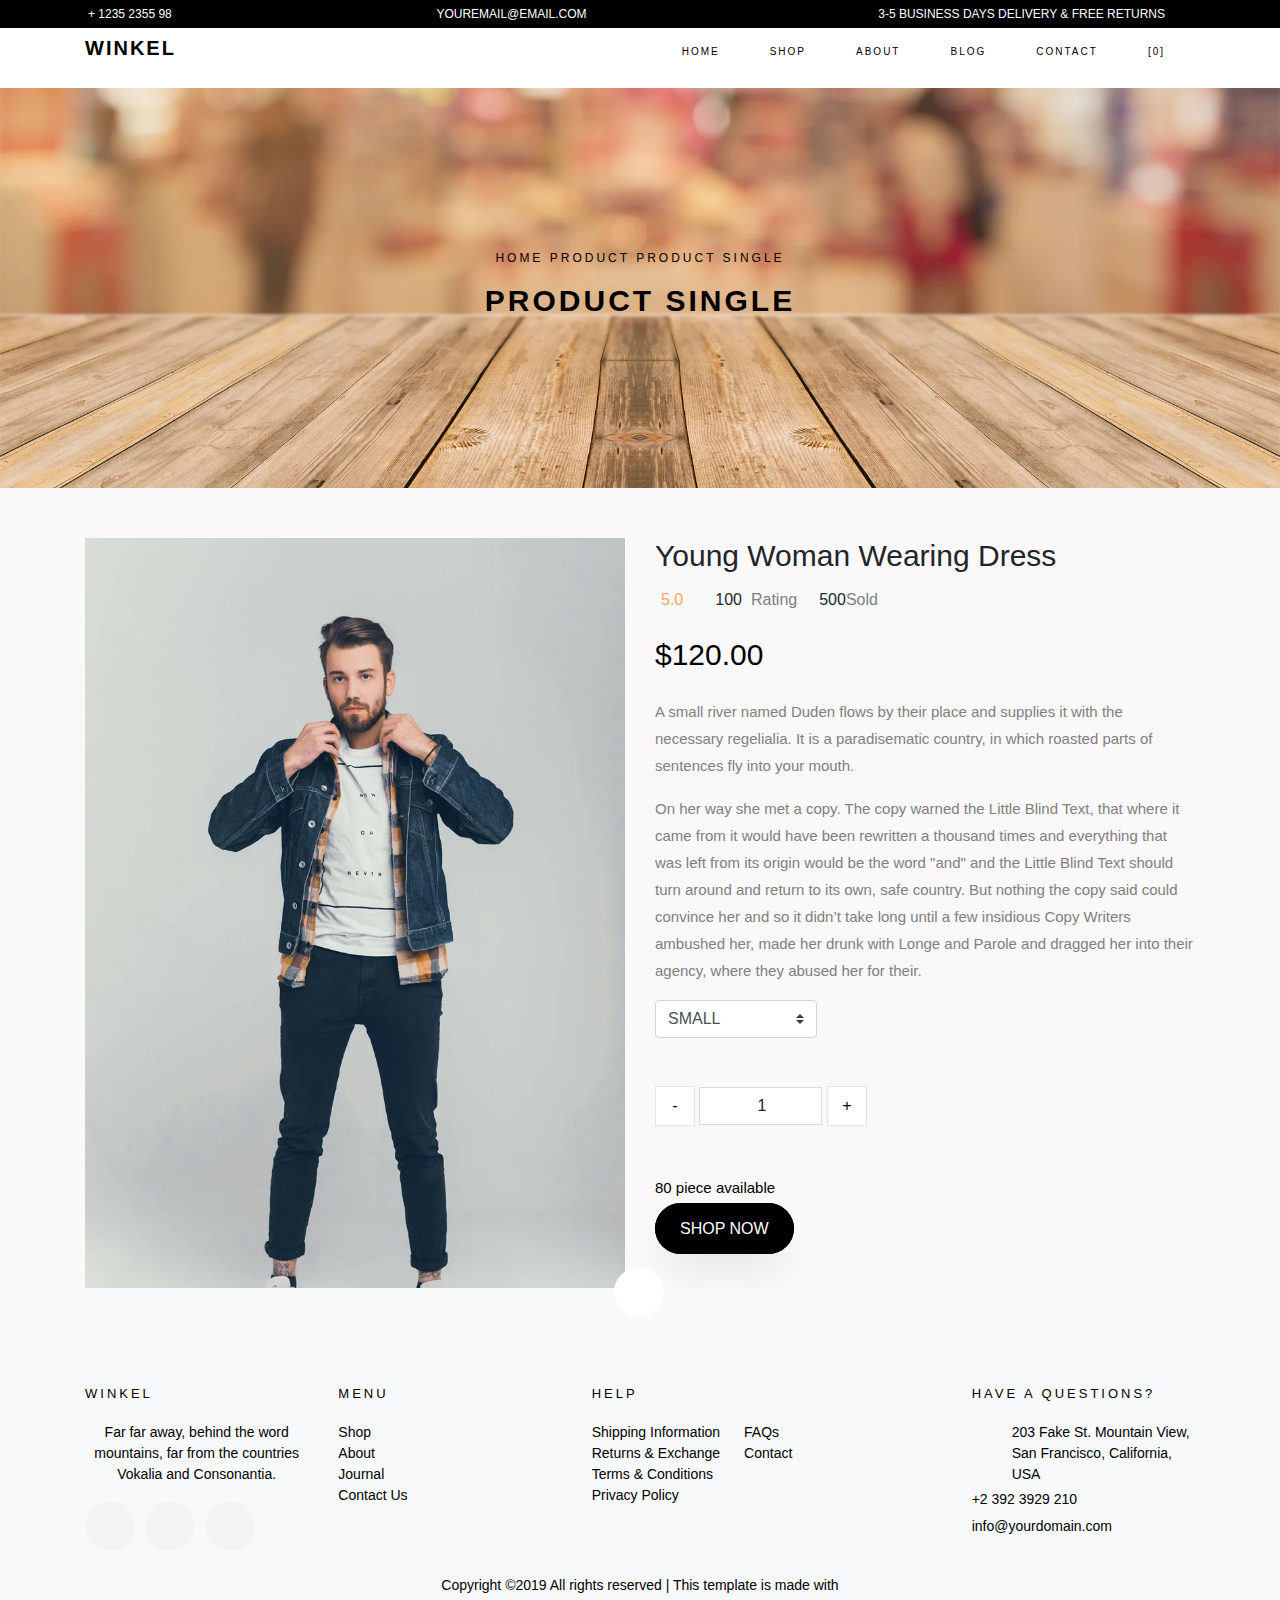
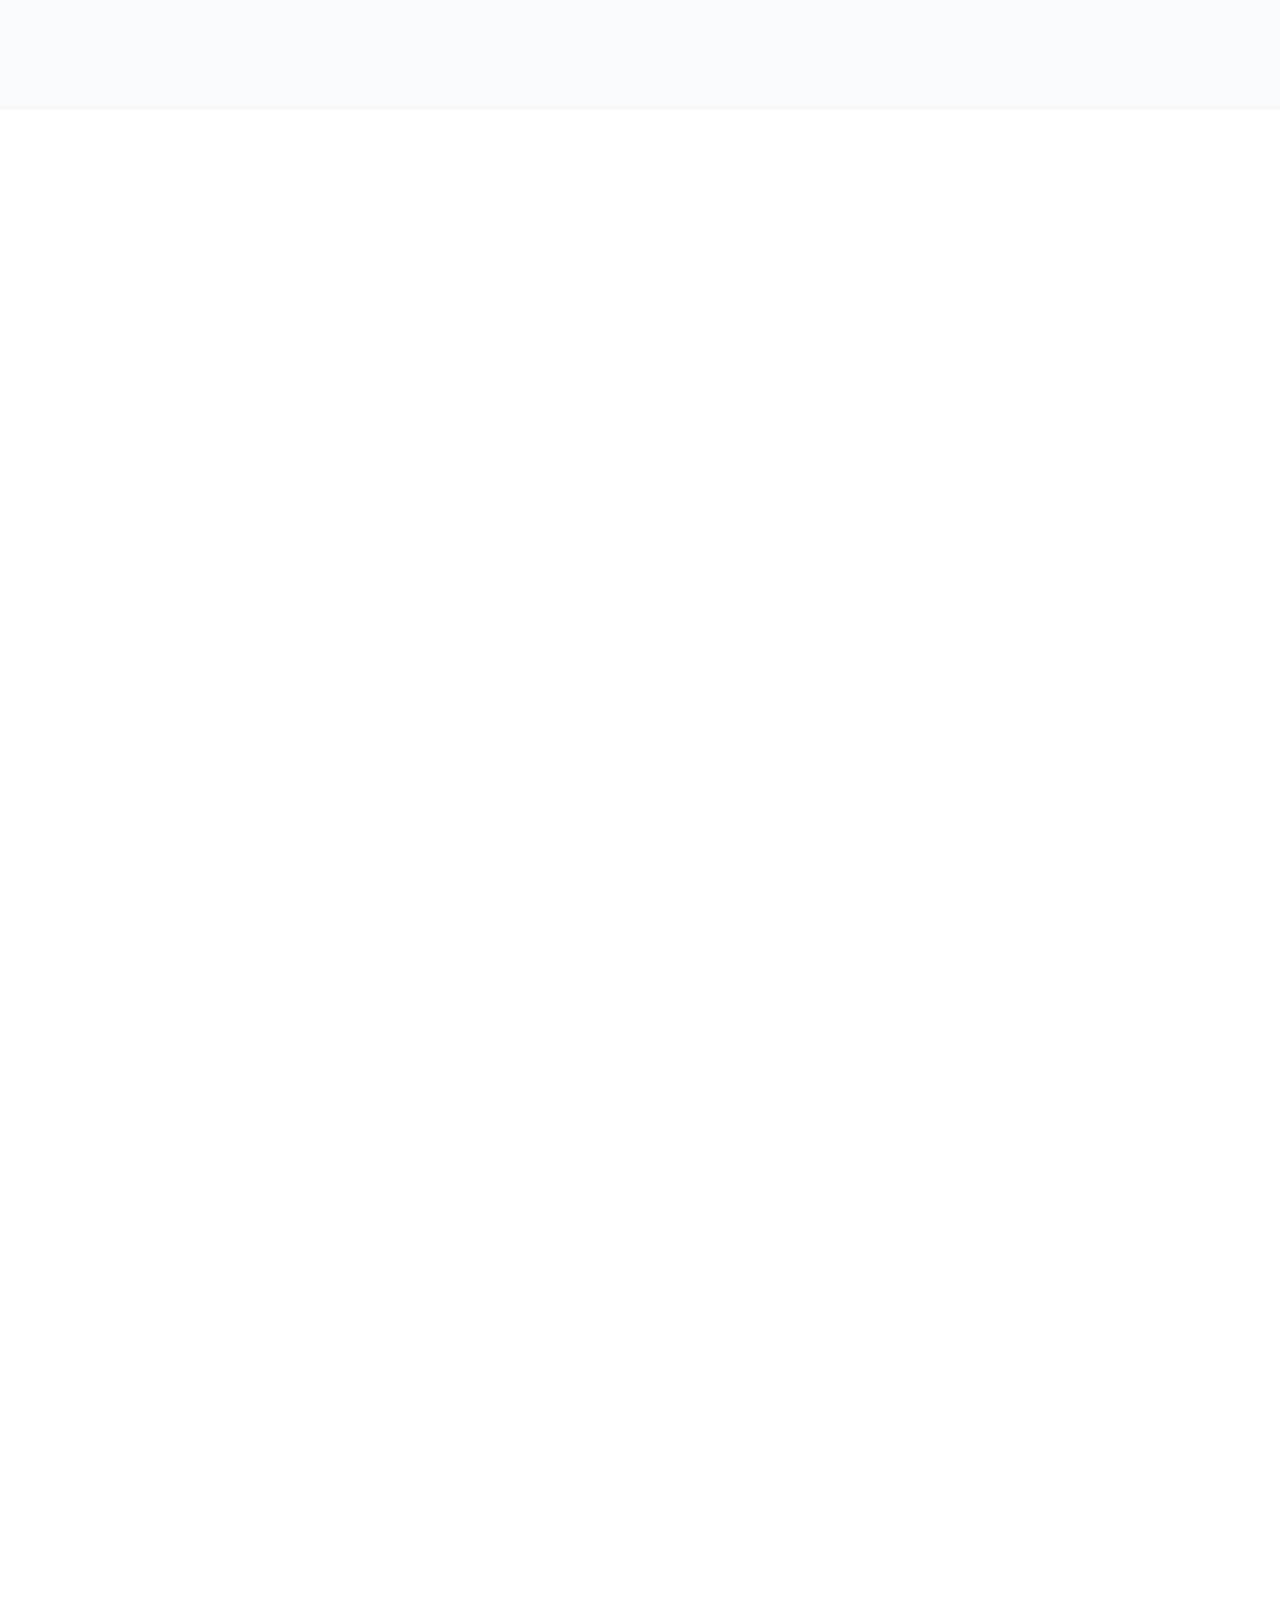
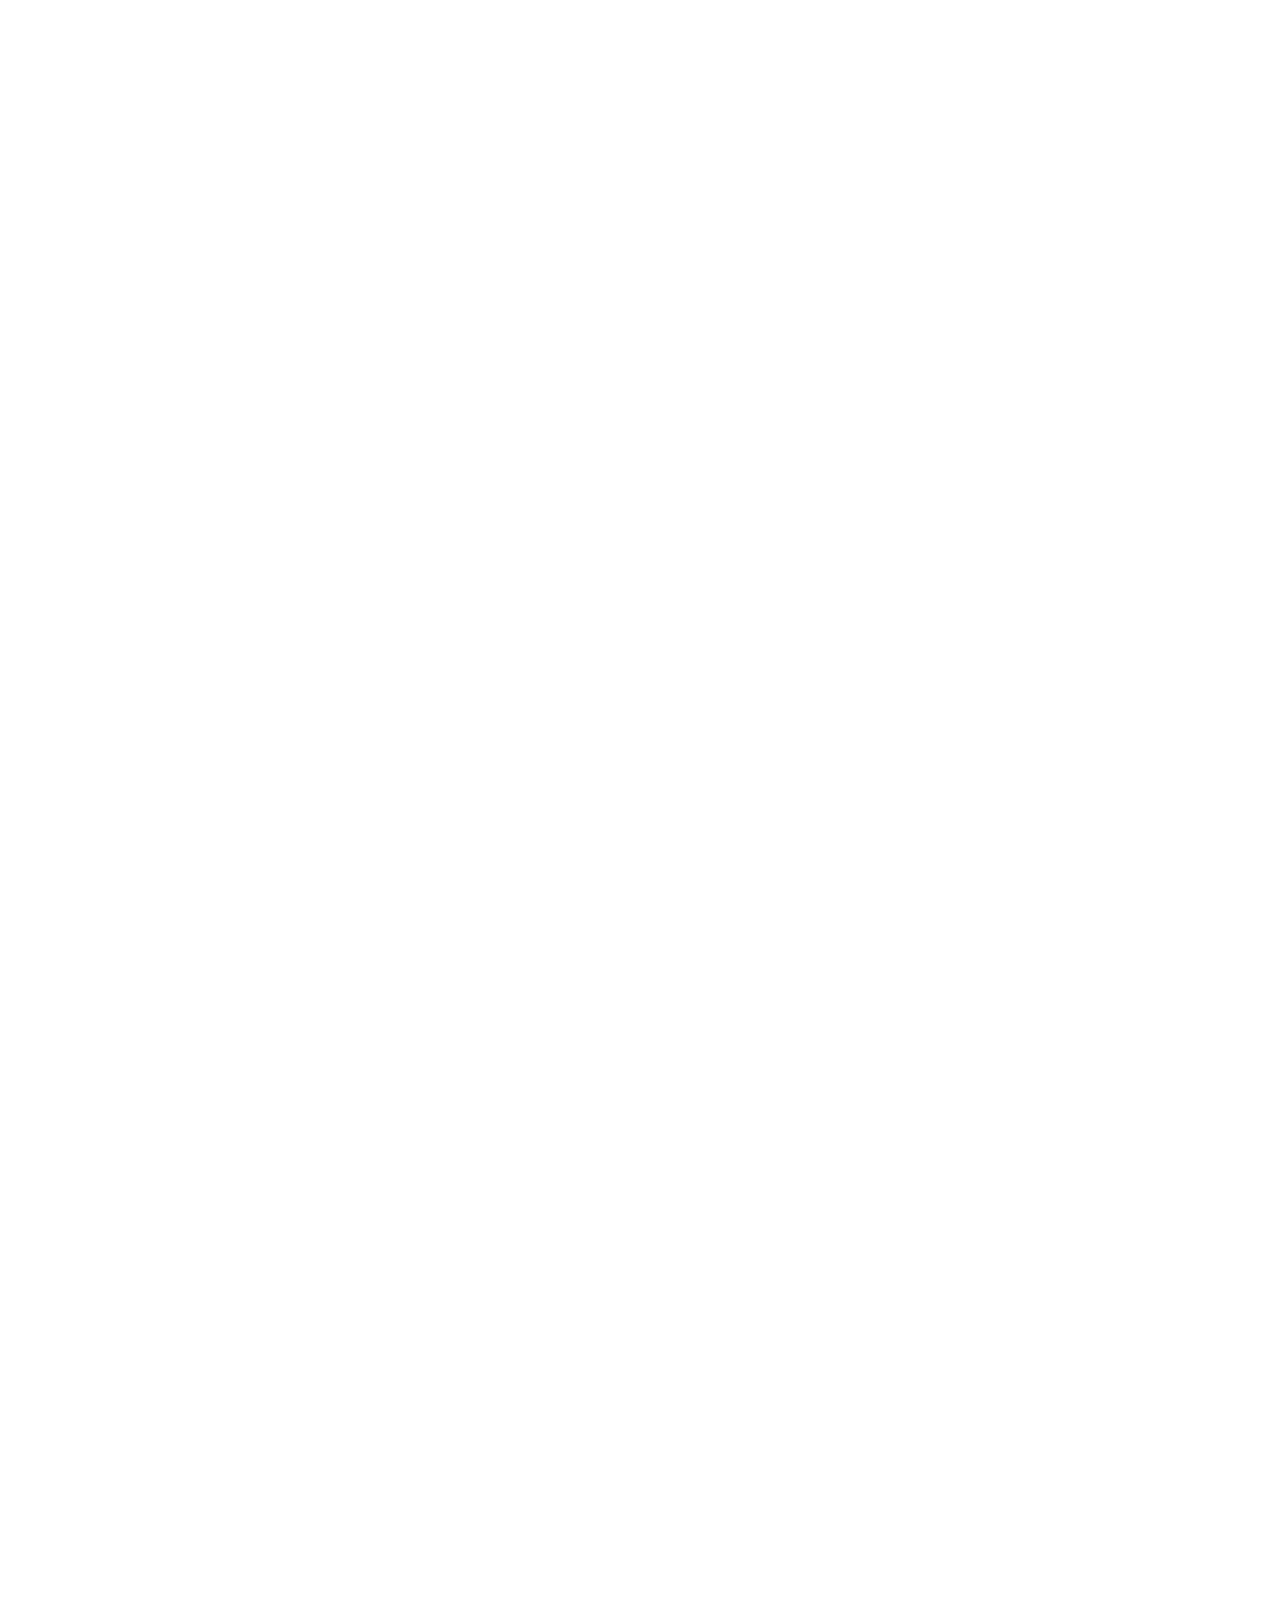
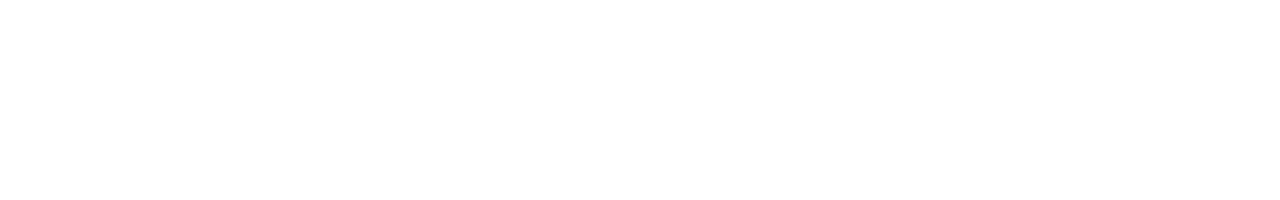
<file: WINKEL/single.html>
<!DOCTYPE html>
<html lang="en">
<head>
    <meta charset="UTF-8">
    <meta name="viewport" content="width=device-width, initial-scale=1.0">
    <meta http-equiv="X-UA-Compatible" content="ie=edge">
    <title>shop</title>
    <link
      rel="stylesheet"
      href="https://use.fontawesome.com/releases/v5.8.2/css/all.css"
      integrity="sha384-oS3vJWv+0UjzBfQzYUhtDYW+Pj2yciDJxpsK1OYPAYjqT085Qq/1cq5FLXAZQ7Ay"
      crossorigin="anonymous"
    />
    <link
      rel="stylesheet"
      href="https://stackpath.bootstrapcdn.com/bootstrap/4.3.1/css/bootstrap.min.css"
      integrity="sha384-ggOyR0iXCbMQv3Xipma34MD+dH/1fQ784/j6cY/iJTQUOhcWr7x9JvoRxT2MZw1T"
      crossorigin="anonymous"
    />
    <link rel="stylesheet" href="OwlCarousel2-2.3.4/docs/assets/owlcarousel/assets/owl.carousel.min.css">
    <link rel="stylesheet" href="OwlCarousel2-2.3.4/docs/assets/owlcarousel/assets/owl.theme.default.min.css">
    <link rel="stylesheet" href="sass/style.css" />
</head>
<body>
        <div id="preloader">
                <img src="image/preloader2.gif" >
              </div>
        <header>
                <div class="container">
                  <ul class="d-flex justify-content-between">
                    <li>
                      <i class="fas fa-phone"></i>
                      + 1235 2355 98
                    </li>
                    <li>
                      <i class="fas fa-paper-plane"></i>
                      YOUREMAIL@EMAIL.COM
                    </li>
                    <li>
                      3-5 BUSINESS DAYS DELIVERY & FREE RETURNS
                    </li>
                  </ul>
                </div>
              </header>
              <nav id="navbar" class=" my-nav navbar-expand-lg navbar-dark ftco_navbar  ftco-navbar-light ">
                    <div class="container d-flex justify-content-between  ">
                        <div class="navleft">
                          <a class="navbar-brand"  href=""><b>WINKEL</b></a>
                        </div>
                        <div class="navright">
                          <ul class="d-flex ">
                            <li><a href="index.html">HOME</a></li>
                            
                            <li class="dropdown position-relative "><span class="active">SHOP <i class="fas fa-angle-down"></i> </span> 
                              <div class="dropdownmenu position-absolute">
                                
                                  <a href="shop.html">Shop</a> 
                                  <a class="active" href="single.html">Single Product</a> 
                                  <a href="cart.html">Cart</a> 
                                  <a href="checkout.html">Checkout</a> 
                                
                              </div>
                            </li>
                            <li><a href="about.html">ABOUT</a></li>
                            <li><a href="blog.html">BLOG</a></li>
                            <li><a href="contact.html">CONTACT</a></li>
                            <li><a href=""><i class="fas fa-shopping-cart"></i> [0]</a></li>
                          </ul>
                        </div>
                        <a href="" class="menu d-none">
                                <span><i class="fas fa-bars"></i></span>
                                MENU
                              </a>
                    </div>
                  </nav>

                  <section id="products">
                        <div class="title">
                            <p>HOME PRODUCT PRODUCT SINGLE</p>
                            <h1>PRODUCT SINGLE</h1>
                        </div>
                    </section>

                    <section id="woman">
                        <div class="container">
                            <div class="row">
                                <div class="col-lg-6 col-md-12">
                                    <div class="img-wrapper">
                                        <img src="image/product-1.webp" alt="">
                                    </div>
                                </div>
                                <div class="col-lg-6 col-md-12">
                                    <div class="head">
                                        <h3>Young Woman Wearing Dress</h3>
                                        <div class="txt-holder">
                                                <div class="span-holder">
                                                    <a href="">5.0</a>
                                                    <div class="i-holder mx-3">
                                                            <i class="far fa-star"></i>
                                                            <i class="far fa-star"></i>
                                                            <i class="far fa-star"></i>
                                                            <i class="far fa-star"></i>
                                                            <i class="far fa-star"></i>
                                                    </div>
                                                     <span>100</span>
                                                    <span class="through">Rating</span>
                                                    <span>500</span>
                                                    <span class="through">Sold</span>

                                                   
                                                </div>
                                                
                                        
                                                </div>
                                                <p><span>$120.00</span></p>

                                                <p>A small river named Duden flows by their place and supplies it with the necessary regelialia. It is a paradisematic country, in which roasted parts of sentences fly into your mouth.</p>
                                                <p>On her way she met a copy. The copy warned the Little Blind Text, that where it came from it would have been rewritten a thousand times and everything that was left from its origin would be the word "and" and the Little Blind Text should turn around and return to its own, safe country. But nothing the copy said could convince her and so it didn’t take long until a few insidious Copy Writers ambushed her, made her drunk with Longe and Parole and dragged her into their agency, where they abused her for their.</p>
                                                               
                                                <div class="select">
                                                        <select class="custom-select">
                                                                <option selected>SMALL</option>
                                                                <option value="1">MEDİUM</option>
                                                                <option value="2">LARGE</option>
                                                                <option value="3">EXTRA LARGE</option>
                                                              </select>
                                                </div>

                                                <div class="change mt-5">
                                                        <button class="minus num-change"  >-</button>
                                                        <span class="changeable ">1</span>
                                                        <button class="pilus num-change" >+</button> 



                                                </div>

                                                <p class="mt-5" style="color: #000000">80 piece available</p>
                                               
                                                <a class="my-btn" href="">SHOP NOW</a>
                                                                    
                                                    </div>
                                               
                                          
                                          
                                            </div>


                                </div>
                            </div>
                        </div>

                    </section>



                  <footer id="footer">
                        <div class="container">
                            <div class="row">
                                    <span class="arrow-up">
                                            <a href="#" id="page-top">
                                                <i class="fas fa-angle-up"></i>
                                            </a>
                                        </span>
                                <div class="col-md social-media">
                                    <div class="footer-text mb-4">
                                        <h2>
                                            Winkel
                                        </h2>
                                        <p>
                                            Far far away, behind the word mountains, far from the countries Vokalia and Consonantia.
                                        </p>
                                        <ul class="social-icon">
                                            <li>
                                                <a href="">
                                                    <i class="fab fa-twitter"></i>
                                                </a>
                
                                            </li>
                                            <li>
                
                                                <a href="">
                                                    <i class="fab fa-facebook-f"></i>
                                                </a>
                                            </li>
                                            <li>
                                                <a href="">
                                                    <i class="fab fa-instagram"></i>
                                                </a>
                
                                            </li>
                                        </ul>
                
                
                
                                    </div>
                                </div>
                                <div class="col-md footer-menu">
                                    <div>
                                        <h2>Menu</h2>
                                        <ul>
                                            <li>
                                                <a href="">Shop</a>
                                            </li>
                                            <li>
                                                <a href="">About</a>
                                            </li>
                                            <li>
                                                <a href="">Journal</a>
                                            </li>
                                            <li>
                                                <a href="">Contact Us</a>
                                            </li>
                                        </ul>
                
                                    </div>
                                </div>
                                <div class="col-md-4 footer-help">
                                    <h2>help</h2>
                                    <div class="d-flex ">
                                        <ul class="mr-l-5 pr-l-3 mr-4">
                                            <li>
                                                <a href="">Shipping Information</a>
                                            </li>
                                            <li>
                                                <a href="">Returns & Exchange</a>
                                            </li>
                                            <li>
                                                <a href="">Terms & Conditions</a>
                                            </li>
                                            <li>
                                                <a href="">Privacy Policy</a>
                                            </li>
                                        </ul>
                                        <ul>
                
                                            <li>
                                                <a href="">FAQs</a>
                                            </li>
                                            <li>
                                                <a href="">Contact</a>
                                            </li>
                                        </ul>
                
                                    </div>
                
                
                
                                </div>
                                <div class="col-md footer-adres">
                                    <h2>
                                        Have a Questions?
                                    </h2>
                                    <ul>
                                        <li class="d-flex">
                                            <i class="fas fa-map-marker-alt"></i>
                                            <address>
                                                203 Fake St. Mountain View, San Francisco, California, USA
                                            </address>
                                        </li>
                                        <li class="d-flex">
                                            <a href="">
                                                <i class="fas fa-phone"></i>
                                                <span>+2 392 3929 210</span>
                
                                            </a>
                
                                        </li>
                                        <li class="d-flex">
                                            <a href="">
                                                <i class="fas fa-envelope"></i>
                                                <span> info@yourdomain.com</span>
                                            </a>
                
                                        </li>
                                    </ul>
                                </div>
                                </p>
                            </div>
                            <p>Copyright ©2019 All rights reserved | This template is made with </p>
                        </div>
                
                
                    </footer>


    <script
    src="https://cdnjs.cloudflare.com/ajax/libs/jquery/3.4.1/jquery.min.js"
    integrity="sha256-CSXorXvZcTkaix6Yvo6HppcZGetbYMGWSFlBw8HfCJo="
    crossorigin="anonymous"
  ></script>
  <script src="OwlCarousel2-2.3.4/docs/assets/owlcarousel/owl.carousel.min.js"></script>
  <script src="js/main.js"></script>
</body>
</html>
</file>
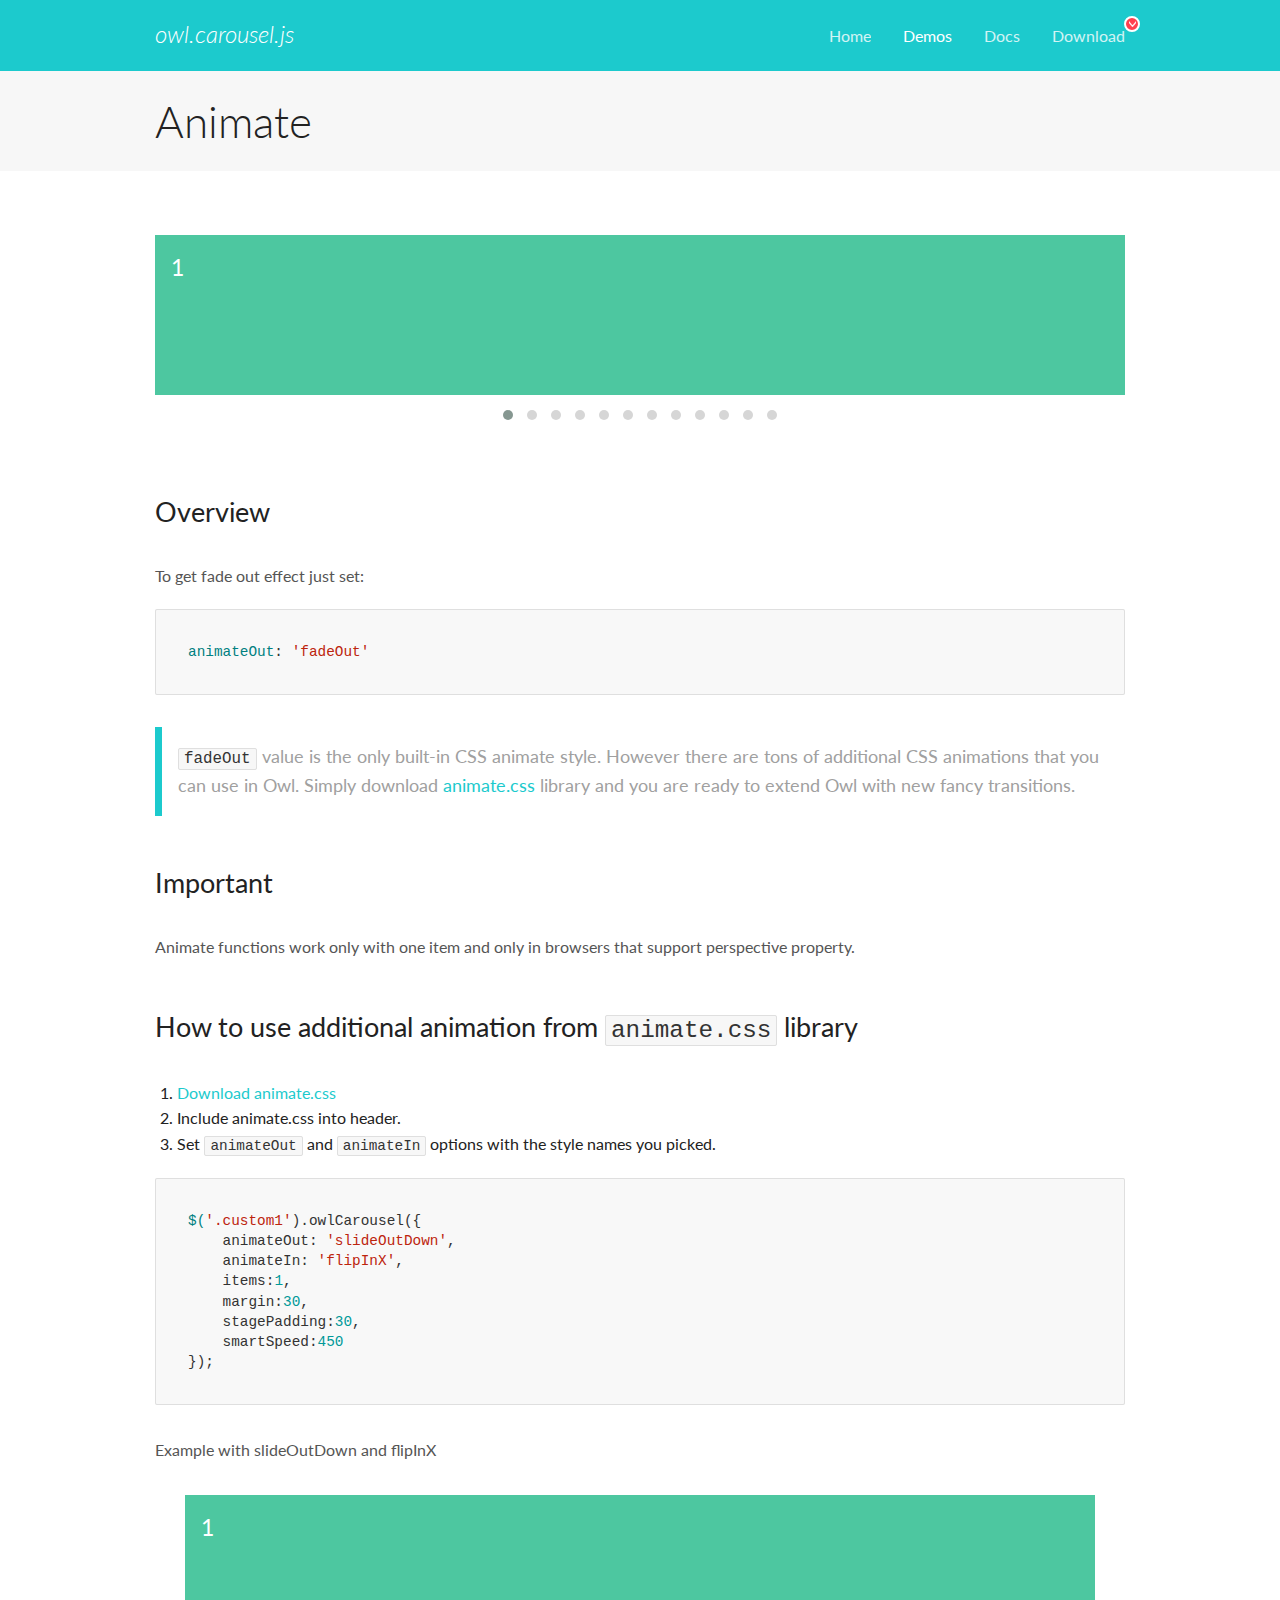
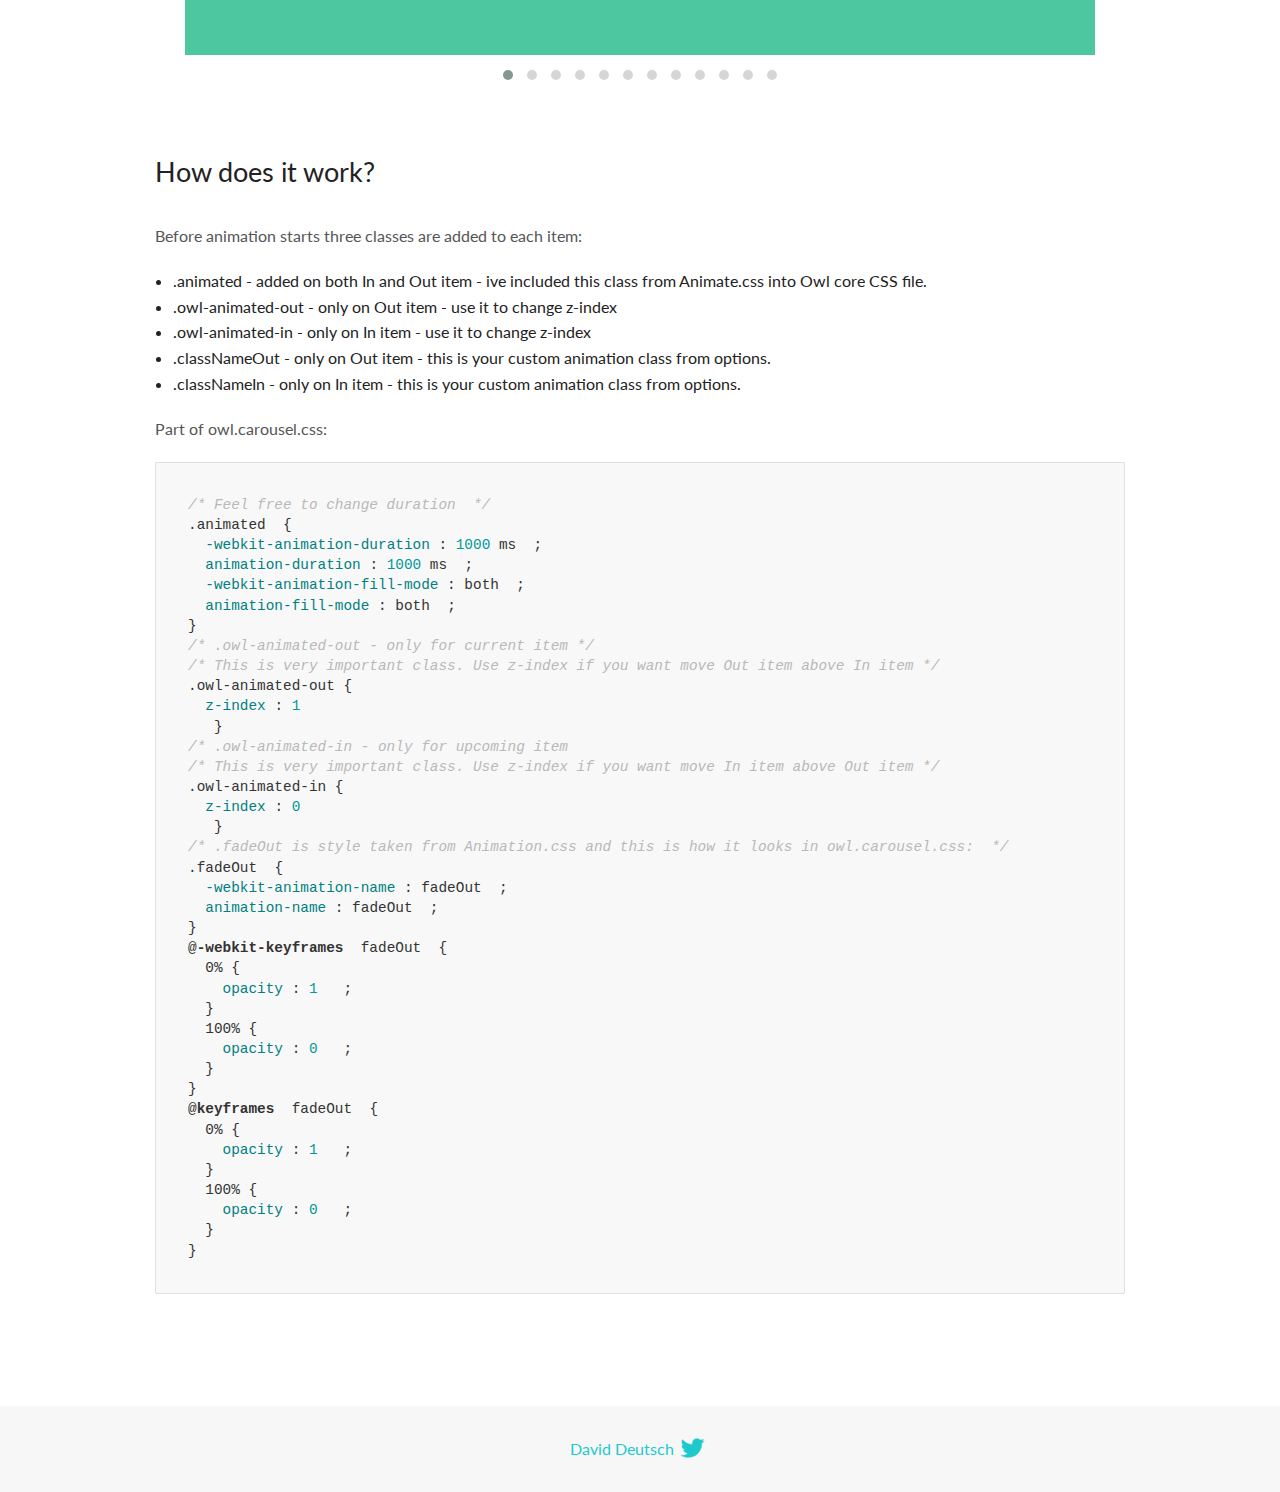
<file: WINKEL/OwlCarousel2-2.3.4/docs/demos/animate.html>
<!DOCTYPE html>
<html lang="en">
  <head>

    <!-- head -->
    <meta charset="utf-8">
    <meta name="msapplication-tap-highlight" content="no" />
    <meta name="viewport" content="width=device-width, initial-scale=1.0" />
    <meta name="description" content="Animate carousel">
    <meta name="author" content="David Deutsch">
    <title>
      Animate Demo | Owl Carousel | 2.3.4
    </title>

    <!-- Stylesheets -->
    <link href='https://fonts.googleapis.com/css?family=Lato:300,400,700,400italic,300italic' rel='stylesheet' type='text/css'>
    <link rel="stylesheet" href="../assets/css/docs.theme.min.css">

    <!-- Owl Stylesheets -->
    <link rel="stylesheet" href="../assets/owlcarousel/assets/owl.carousel.min.css">
    <link rel="stylesheet" href="../assets/owlcarousel/assets/owl.theme.default.min.css">

    <!-- HTML5 shim and Respond.js IE8 support of HTML5 elements and media queries -->

    <!--[if lt IE 9]>
      <script src="https://oss.maxcdn.com/libs/html5shiv/3.7.0/html5shiv.js"></script>
      <script src="https://oss.maxcdn.com/libs/respond.js/1.3.0/respond.min.js"></script>
    <![endif]-->

    <!-- Favicons -->
    <link rel="apple-touch-icon-precomposed" sizes="144x144" href="../assets/ico/apple-touch-icon-144-precomposed.png">
    <link rel="shortcut icon" href="../assets/ico/favicon.png">
    <link rel="shortcut icon" href="favicon.ico">

    <!-- Yeah i know js should not be in header. Its required for demos.-->

    <!-- javascript -->
    <script src="../assets/vendors/jquery.min.js"></script>
    <script src="../assets/owlcarousel/owl.carousel.js"></script>
  </head>
  <body>

    <!-- header -->
    <header class="header">
      <div class="row">
        <div class="large-12 columns">
          <div class="brand left">
            <h3>
              <a href="/OwlCarousel2/">owl.carousel.js</a> 
            </h3>
          </div>
          <a id="toggle-nav" class="right">
            <span></span> <span></span> <span></span> 
          </a> 
          <div class="nav-bar">
            <ul class="clearfix">
              <li> <a href="/OwlCarousel2/index.html">Home</a>  </li>
              <li class="active">
                <a href="/OwlCarousel2/demos/demos.html">Demos</a> 
              </li>
              <li> <a href="/OwlCarousel2/docs/started-welcome.html">Docs</a>  </li>
              <li>
                <a href="https://github.com/OwlCarousel2/OwlCarousel2/archive/2.3.4.zip">Download</a> 
                <span class="download"></span> 
              </li>
            </ul>
          </div>
        </div>
      </div>
    </header>

    <!-- title -->
    <section class="title">
      <div class="row">
        <div class="large-12 columns">
          <h1>Animate</h1>
        </div>
      </div>
    </section>

    <!--  Demos -->
    <section id="demos">
      <div class="row">
        <div class="large-12 columns">
          <div class="fadeOut owl-carousel owl-theme">
            <div class="item">
              <h4>1</h4>
            </div>
            <div class="item">
              <h4>2</h4>
            </div>
            <div class="item">
              <h4>3</h4>
            </div>
            <div class="item">
              <h4>4</h4>
            </div>
            <div class="item">
              <h4>5</h4>
            </div>
            <div class="item">
              <h4>6</h4>
            </div>
            <div class="item">
              <h4>7</h4>
            </div>
            <div class="item">
              <h4>8</h4>
            </div>
            <div class="item">
              <h4>9</h4>
            </div>
            <div class="item">
              <h4>10</h4>
            </div>
            <div class="item">
              <h4>11</h4>
            </div>
            <div class="item">
              <h4>12</h4>
            </div>
          </div>
          <h3 id="overview">Overview</h3>
          <p>To get fade out effect just set:</p>
          <pre><code>animateOut: &#39;fadeOut&#39;</code></pre>
          <blockquote>
            <p><code>fadeOut</code> value is the only built-in CSS animate style. However there are tons of additional CSS animations that you can use in Owl. Simply download
              <a href="https://daneden.github.io/animate.css/">animate.css</a>  library and you are ready to extend Owl with new fancy transitions.</p>
          </blockquote>
          <h3 id="important">Important</h3>
          <p>Animate functions work only with one item and only in browsers that support perspective property.</p>
          <h3 id="how-to-use-additional-animation-from-animate-css-library">How to use additional animation from <code>animate.css</code> library</h3>
          <ol>
            <li> <a href="https://daneden.github.io/animate.css/">Download animate.css</a>  </li>
            <li>Include animate.css into header.</li>
            <li>Set <code>animateOut</code> and <code>animateIn</code> options with the style names you picked.</li>
          </ol>
          <pre><code>$(&#39;.custom1&#39;).owlCarousel({
    animateOut: &#39;slideOutDown&#39;,
    animateIn: &#39;flipInX&#39;,
    items:1,
    margin:30,
    stagePadding:30,
    smartSpeed:450
});</code></pre>
          <p>Example with slideOutDown and flipInX</p>
          <div class="custom1 owl-carousel owl-theme">
            <div class="item">
              <h4>1</h4>
            </div>
            <div class="item">
              <h4>2</h4>
            </div>
            <div class="item">
              <h4>3</h4>
            </div>
            <div class="item">
              <h4>4</h4>
            </div>
            <div class="item">
              <h4>5</h4>
            </div>
            <div class="item">
              <h4>6</h4>
            </div>
            <div class="item">
              <h4>7</h4>
            </div>
            <div class="item">
              <h4>8</h4>
            </div>
            <div class="item">
              <h4>9</h4>
            </div>
            <div class="item">
              <h4>10</h4>
            </div>
            <div class="item">
              <h4>11</h4>
            </div>
            <div class="item">
              <h4>12</h4>
            </div>
          </div>
          <h3 id="how-does-it-work-">How does it work?</h3>
          <p>Before animation starts three classes are added to each item:</p>
          <ul>
            <li>.animated - added on both In and Out item - ive included this class from Animate.css into Owl core CSS file.</li>
            <li>.owl-animated-out - only on Out item - use it to change z-index</li>
            <li>.owl-animated-in - only on In item - use it to change z-index</li>
            <li>.classNameOut - only on Out item - this is your custom animation class from options.</li>
            <li>.classNameIn - only on In item - this is your custom animation class from options.</li>
          </ul>
          <p>Part of owl.carousel.css:</p>
          <pre><code class="language-css"><span class="comment">/* Feel free to change duration  */</span> 
<span class="class">.animated</span>  <span class="rules">{
  <span class="rule"><span class="attribute">-webkit-animation-duration</span> :<span class="value"> <span class="number">1000</span> ms</span> </span> ;
  <span class="rule"><span class="attribute">animation-duration</span> :<span class="value"> <span class="number">1000</span> ms</span> </span> ;
  <span class="rule"><span class="attribute">-webkit-animation-fill-mode</span> :<span class="value"> both</span> </span> ;
  <span class="rule"><span class="attribute">animation-fill-mode</span> :<span class="value"> both</span> </span> ;
<span class="rule">}</span> </span> 
<span class="comment">/* .owl-animated-out - only for current item */</span> 
<span class="comment">/* This is very important class. Use z-index if you want move Out item above In item */</span> 
<span class="class">.owl-animated-out</span> <span class="rules">{
  <span class="rule"><span class="attribute">z-index</span> :<span class="value"> <span class="number">1</span> 
</span> </span> </span> }
<span class="comment">/* .owl-animated-in - only for upcoming item
/* This is very important class. Use z-index if you want move In item above Out item */</span> 
<span class="class">.owl-animated-in</span> <span class="rules">{
  <span class="rule"><span class="attribute">z-index</span> :<span class="value"> <span class="number">0</span> 
</span> </span> </span> }
<span class="comment">/* .fadeOut is style taken from Animation.css and this is how it looks in owl.carousel.css:  */</span> 
<span class="class">.fadeOut</span>  <span class="rules">{
  <span class="rule"><span class="attribute">-webkit-animation-name</span> :<span class="value"> fadeOut</span> </span> ;
  <span class="rule"><span class="attribute">animation-name</span> :<span class="value"> fadeOut</span> </span> ;
<span class="rule">}</span> </span> 
<span class="at_rule">@<span class="keyword">-webkit-keyframes</span>  fadeOut </span> {
  0% <span class="rules">{
    <span class="rule"><span class="attribute">opacity</span> :<span class="value"> <span class="number">1</span> </span> </span> ;
  <span class="rule">}</span> </span> 
  100% <span class="rules">{
    <span class="rule"><span class="attribute">opacity</span> :<span class="value"> <span class="number">0</span> </span> </span> ;
  <span class="rule">}</span> </span> 
}
<span class="at_rule">@<span class="keyword">keyframes</span>  fadeOut </span> {
  0% <span class="rules">{
    <span class="rule"><span class="attribute">opacity</span> :<span class="value"> <span class="number">1</span> </span> </span> ;
  <span class="rule">}</span> </span> 
  100% <span class="rules">{
    <span class="rule"><span class="attribute">opacity</span> :<span class="value"> <span class="number">0</span> </span> </span> ;
  <span class="rule">}</span> </span> 
}</code></pre>
          <link rel="stylesheet" href="../assets/css/animate.css">
          <script>
            jQuery(document).ready(function($) {
              $('.fadeOut').owlCarousel({
                items: 1,
                animateOut: 'fadeOut',
                loop: true,
                margin: 10,
              });
              $('.custom1').owlCarousel({
                animateOut: 'slideOutDown',
                animateIn: 'flipInX',
                items: 1,
                margin: 30,
                stagePadding: 30,
                smartSpeed: 450
              });
            });
          </script>
        </div>
      </div>
    </section>

    <!-- footer -->
    <footer class="footer">
      <div class="row">
        <div class="large-12 columns">
          <h5>
            <a href="/OwlCarousel2/docs/support-contact.html">David Deutsch</a> 
            <a id="custom-tweet-button" href="https://twitter.com/share?url=https://github.com/OwlCarousel2/OwlCarousel2&text=Owl Carousel - This is so awesome! " target="_blank"></a> 
          </h5>
        </div>
      </div>
    </footer>

    <!-- vendors -->
    <script src="../assets/vendors/highlight.js"></script>
    <script src="../assets/js/app.js"></script>
  </body>
</html>
</file>
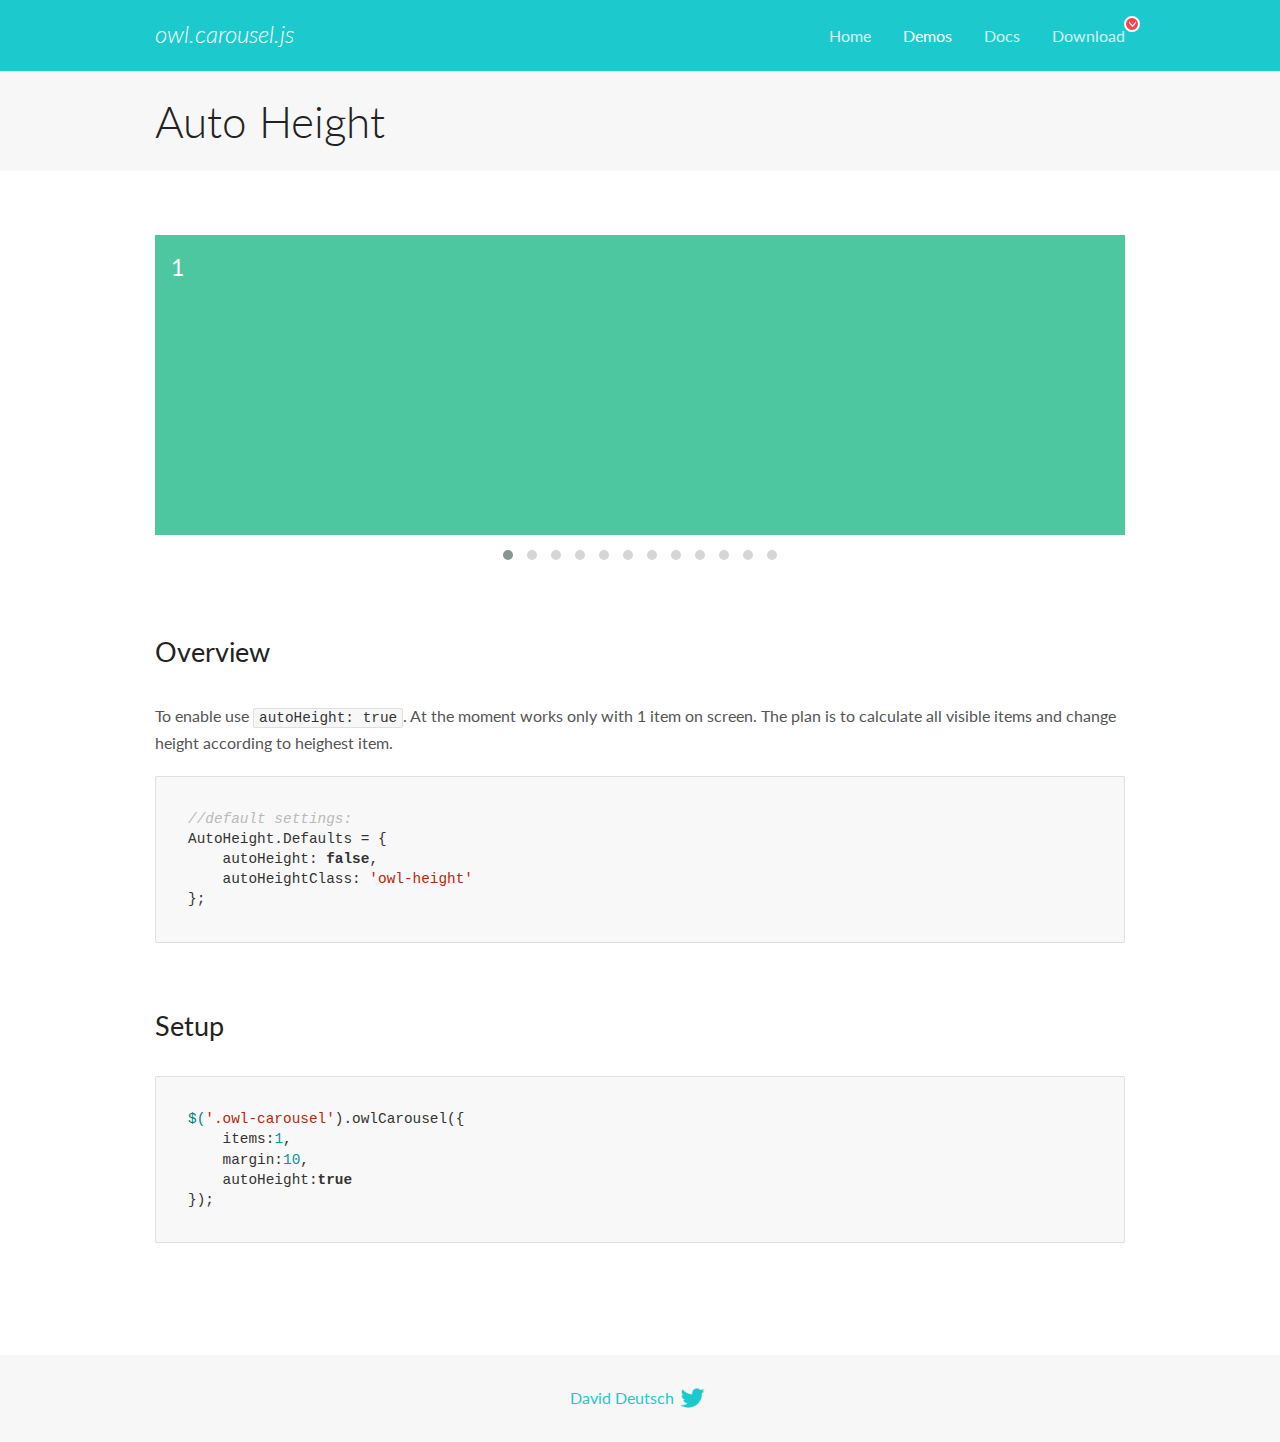
<file: WINKEL/OwlCarousel2-2.3.4/docs/demos/autoheight.html>
<!DOCTYPE html>
<html lang="en">
  <head>

    <!-- head -->
    <meta charset="utf-8">
    <meta name="msapplication-tap-highlight" content="no" />
    <meta name="viewport" content="width=device-width, initial-scale=1.0" />
    <meta name="description" content="autoHeight usage demo">
    <meta name="author" content="David Deutsch">
    <title>
      Auto Height Demo | Owl Carousel | 2.3.4
    </title>

    <!-- Stylesheets -->
    <link href='https://fonts.googleapis.com/css?family=Lato:300,400,700,400italic,300italic' rel='stylesheet' type='text/css'>
    <link rel="stylesheet" href="../assets/css/docs.theme.min.css">

    <!-- Owl Stylesheets -->
    <link rel="stylesheet" href="../assets/owlcarousel/assets/owl.carousel.min.css">
    <link rel="stylesheet" href="../assets/owlcarousel/assets/owl.theme.default.min.css">

    <!-- HTML5 shim and Respond.js IE8 support of HTML5 elements and media queries -->

    <!--[if lt IE 9]>
      <script src="https://oss.maxcdn.com/libs/html5shiv/3.7.0/html5shiv.js"></script>
      <script src="https://oss.maxcdn.com/libs/respond.js/1.3.0/respond.min.js"></script>
    <![endif]-->

    <!-- Favicons -->
    <link rel="apple-touch-icon-precomposed" sizes="144x144" href="../assets/ico/apple-touch-icon-144-precomposed.png">
    <link rel="shortcut icon" href="../assets/ico/favicon.png">
    <link rel="shortcut icon" href="favicon.ico">

    <!-- Yeah i know js should not be in header. Its required for demos.-->

    <!-- javascript -->
    <script src="../assets/vendors/jquery.min.js"></script>
    <script src="../assets/owlcarousel/owl.carousel.js"></script>
  </head>
  <body>

    <!-- header -->
    <header class="header">
      <div class="row">
        <div class="large-12 columns">
          <div class="brand left">
            <h3>
              <a href="/OwlCarousel2/">owl.carousel.js</a> 
            </h3>
          </div>
          <a id="toggle-nav" class="right">
            <span></span> <span></span> <span></span> 
          </a> 
          <div class="nav-bar">
            <ul class="clearfix">
              <li> <a href="/OwlCarousel2/index.html">Home</a>  </li>
              <li class="active">
                <a href="/OwlCarousel2/demos/demos.html">Demos</a> 
              </li>
              <li> <a href="/OwlCarousel2/docs/started-welcome.html">Docs</a>  </li>
              <li>
                <a href="https://github.com/OwlCarousel2/OwlCarousel2/archive/2.3.4.zip">Download</a> 
                <span class="download"></span> 
              </li>
            </ul>
          </div>
        </div>
      </div>
    </header>

    <!-- title -->
    <section class="title">
      <div class="row">
        <div class="large-12 columns">
          <h1>Auto Height</h1>
        </div>
      </div>
    </section>

    <!--  Demos -->
    <section id="demos">
      <div class="row">
        <div class="large-12 columns">
          <div class="owl-carousel owl-theme">
            <div class="item" style="height:300px">
              <h4>1</h4>
            </div>
            <div class="item" style="height:100px">
              <h4>2</h4>
            </div>
            <div class="item" style="height:500px">
              <h4>3</h4>
            </div>
            <div class="item" style="height:250px">
              <h4>4</h4>
            </div>
            <div class="item" style="height:400px">
              <h4>5</h4>
            </div>
            <div class="item" style="height:500px">
              <h4>6</h4>
            </div>
            <div class="item" style="height:600px">
              <h4>7</h4>
            </div>
            <div class="item" style="height:400px">
              <h4>8</h4>
            </div>
            <div class="item" style="height:300px">
              <h4>9</h4>
            </div>
            <div class="item" style="height:350px">
              <h4>10</h4>
            </div>
            <div class="item" style="height:200px">
              <h4>11</h4>
            </div>
            <div class="item" style="height:150px">
              <h4>12</h4>
            </div>
          </div>
          <h3 id="overview">Overview</h3>
          <p>To enable use <code>autoHeight: true</code>. At the moment works only with 1 item on screen. The plan is to calculate all visible items and change height according to heighest item.</p>
          <pre><code>//default settings:
AutoHeight.Defaults = {
    autoHeight: false,
    autoHeightClass: &#39;owl-height&#39;
};</code></pre>
          <h3 id="setup">Setup</h3>
          <pre><code>$(&#39;.owl-carousel&#39;).owlCarousel({
    items:1,
    margin:10,
    autoHeight:true
});</code></pre>
          <script>
            $(document).ready(function() {
              $('.owl-carousel').owlCarousel({
                items: 1,
                margin: 10,
                autoHeight: true
              });
            })
          </script>
        </div>
      </div>
    </section>

    <!-- footer -->
    <footer class="footer">
      <div class="row">
        <div class="large-12 columns">
          <h5>
            <a href="/OwlCarousel2/docs/support-contact.html">David Deutsch</a> 
            <a id="custom-tweet-button" href="https://twitter.com/share?url=https://github.com/OwlCarousel2/OwlCarousel2&text=Owl Carousel - This is so awesome! " target="_blank"></a> 
          </h5>
        </div>
      </div>
    </footer>

    <!-- vendors -->
    <script src="../assets/vendors/highlight.js"></script>
    <script src="../assets/js/app.js"></script>
  </body>
</html>
</file>
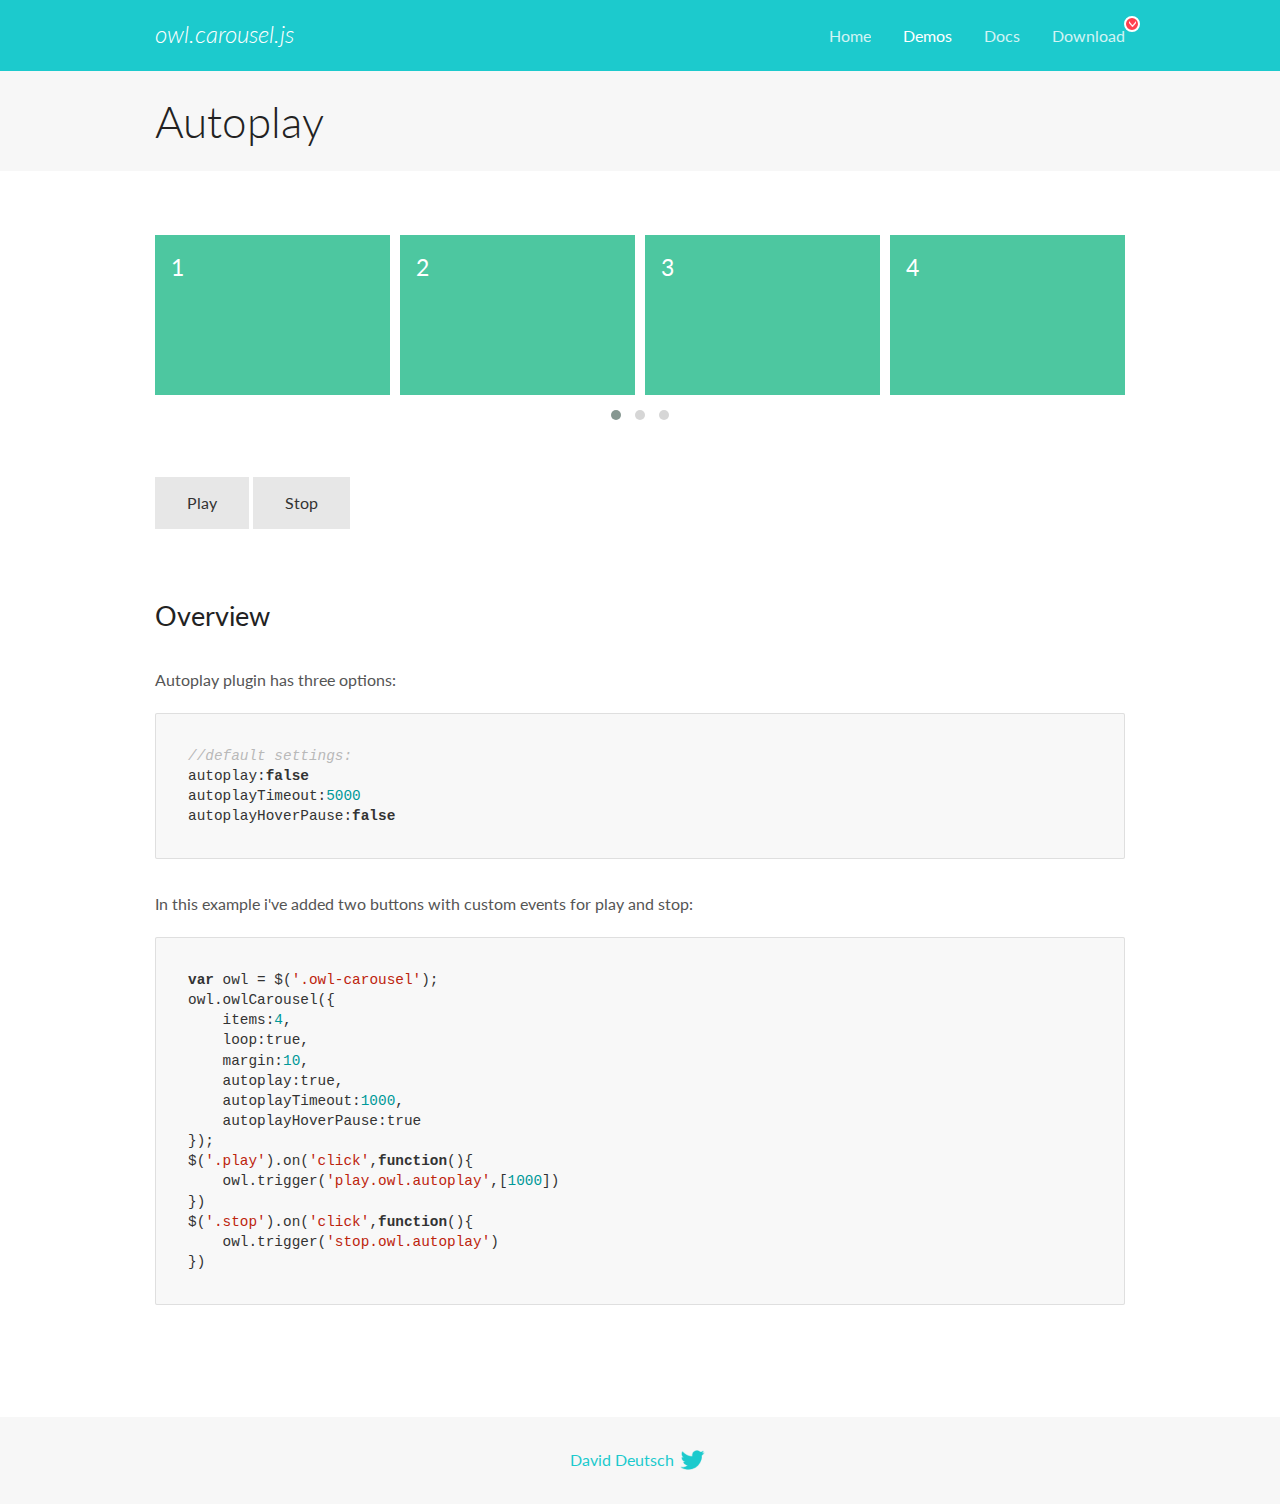
<file: WINKEL/OwlCarousel2-2.3.4/docs/demos/autoplay.html>
<!DOCTYPE html>
<html lang="en">
  <head>

    <!-- head -->
    <meta charset="utf-8">
    <meta name="msapplication-tap-highlight" content="no" />
    <meta name="viewport" content="width=device-width, initial-scale=1.0" />
    <meta name="description" content="Autoplay usage demo">
    <meta name="author" content="David Deutsch">
    <title>
      Autoplay Demo | Owl Carousel | 2.3.4
    </title>

    <!-- Stylesheets -->
    <link href='https://fonts.googleapis.com/css?family=Lato:300,400,700,400italic,300italic' rel='stylesheet' type='text/css'>
    <link rel="stylesheet" href="../assets/css/docs.theme.min.css">

    <!-- Owl Stylesheets -->
    <link rel="stylesheet" href="../assets/owlcarousel/assets/owl.carousel.min.css">
    <link rel="stylesheet" href="../assets/owlcarousel/assets/owl.theme.default.min.css">

    <!-- HTML5 shim and Respond.js IE8 support of HTML5 elements and media queries -->

    <!--[if lt IE 9]>
      <script src="https://oss.maxcdn.com/libs/html5shiv/3.7.0/html5shiv.js"></script>
      <script src="https://oss.maxcdn.com/libs/respond.js/1.3.0/respond.min.js"></script>
    <![endif]-->

    <!-- Favicons -->
    <link rel="apple-touch-icon-precomposed" sizes="144x144" href="../assets/ico/apple-touch-icon-144-precomposed.png">
    <link rel="shortcut icon" href="../assets/ico/favicon.png">
    <link rel="shortcut icon" href="favicon.ico">

    <!-- Yeah i know js should not be in header. Its required for demos.-->

    <!-- javascript -->
    <script src="../assets/vendors/jquery.min.js"></script>
    <script src="../assets/owlcarousel/owl.carousel.js"></script>
  </head>
  <body>

    <!-- header -->
    <header class="header">
      <div class="row">
        <div class="large-12 columns">
          <div class="brand left">
            <h3>
              <a href="/OwlCarousel2/">owl.carousel.js</a> 
            </h3>
          </div>
          <a id="toggle-nav" class="right">
            <span></span> <span></span> <span></span> 
          </a> 
          <div class="nav-bar">
            <ul class="clearfix">
              <li> <a href="/OwlCarousel2/index.html">Home</a>  </li>
              <li class="active">
                <a href="/OwlCarousel2/demos/demos.html">Demos</a> 
              </li>
              <li> <a href="/OwlCarousel2/docs/started-welcome.html">Docs</a>  </li>
              <li>
                <a href="https://github.com/OwlCarousel2/OwlCarousel2/archive/2.3.4.zip">Download</a> 
                <span class="download"></span> 
              </li>
            </ul>
          </div>
        </div>
      </div>
    </header>

    <!-- title -->
    <section class="title">
      <div class="row">
        <div class="large-12 columns">
          <h1>Autoplay</h1>
        </div>
      </div>
    </section>

    <!--  Demos -->
    <section id="demos">
      <div class="row">
        <div class="large-12 columns">
          <div class="owl-carousel owl-theme">
            <div class="item">
              <h4>1</h4>
            </div>
            <div class="item">
              <h4>2</h4>
            </div>
            <div class="item">
              <h4>3</h4>
            </div>
            <div class="item">
              <h4>4</h4>
            </div>
            <div class="item">
              <h4>5</h4>
            </div>
            <div class="item">
              <h4>6</h4>
            </div>
            <div class="item">
              <h4>7</h4>
            </div>
            <div class="item">
              <h4>8</h4>
            </div>
            <div class="item">
              <h4>9</h4>
            </div>
            <div class="item">
              <h4>10</h4>
            </div>
            <div class="item">
              <h4>11</h4>
            </div>
            <div class="item">
              <h4>12</h4>
            </div>
          </div>
          <a class="button secondary play">Play</a> 
          <a class="button secondary stop">Stop</a> 
          <h3 id="overview">Overview</h3>
          <p>Autoplay plugin has three options:</p>
          <pre><code>//default settings:
autoplay:false
autoplayTimeout:5000
autoplayHoverPause:false</code></pre>
          <p>In this example i&#39;ve added two buttons with custom events for play and stop:</p>
          <pre><code>var owl = $(&#39;.owl-carousel&#39;);
owl.owlCarousel({
    items:4,
    loop:true,
    margin:10,
    autoplay:true,
    autoplayTimeout:1000,
    autoplayHoverPause:true
});
$(&#39;.play&#39;).on(&#39;click&#39;,function(){
    owl.trigger(&#39;play.owl.autoplay&#39;,[1000])
})
$(&#39;.stop&#39;).on(&#39;click&#39;,function(){
    owl.trigger(&#39;stop.owl.autoplay&#39;)
})</code></pre>
          <script>
            $(document).ready(function() {
              var owl = $('.owl-carousel');
              owl.owlCarousel({
                items: 4,
                loop: true,
                margin: 10,
                autoplay: true,
                autoplayTimeout: 1000,
                autoplayHoverPause: true
              });
              $('.play').on('click', function() {
                owl.trigger('play.owl.autoplay', [1000])
              })
              $('.stop').on('click', function() {
                owl.trigger('stop.owl.autoplay')
              })
            })
          </script>
        </div>
      </div>
    </section>

    <!-- footer -->
    <footer class="footer">
      <div class="row">
        <div class="large-12 columns">
          <h5>
            <a href="/OwlCarousel2/docs/support-contact.html">David Deutsch</a> 
            <a id="custom-tweet-button" href="https://twitter.com/share?url=https://github.com/OwlCarousel2/OwlCarousel2&text=Owl Carousel - This is so awesome! " target="_blank"></a> 
          </h5>
        </div>
      </div>
    </footer>

    <!-- vendors -->
    <script src="../assets/vendors/highlight.js"></script>
    <script src="../assets/js/app.js"></script>
  </body>
</html>
</file>
<file: WINKEL/sass/style.css>
* {
  margin: 0;
  padding: 0;
  -webkit-box-sizing: border-box;
          box-sizing: border-box;
}

li {
  list-style-type: none;
}

a {
  text-decoration: none;
}

a:hover {
  text-decoration: none;
}

#first .my-btn, #fourth .row .my-btn, #woman .my-btn, #method .my-btn, #categories .my-btn, #map .my-btn {
  border: 1px solid #ffa45c;
  background-color: #ffa45c;
  border-radius: 3px;
  padding-left: 3rem;
  padding-right: 3rem;
  -webkit-box-shadow: 0 24px 36px -11px rgba(0, 0, 0, 0.09);
          box-shadow: 0 24px 36px -11px rgba(0, 0, 0, 0.09);
  border-radius: 30px;
}

.sticky {
  position: fixed;
  top: -50px;
  left: 0;
  width: 100%;
  z-index: 1000;
  border: 1px solid #fff;
  background-color: white !important;
  height: 44px;
  -webkit-transition: all 0.1s linear;
  transition: all 0.1s linear;
}

.cart {
  background-color: #ffa45c;
}

.cart a {
  color: white !important;
}

header {
  padding: 5px;
  font-size: 12px;
  background-color: black;
}

header ul {
  color: white;
  margin: 0;
}

header ul i {
  margin-right: 3px;
}

header ul li:last-child {
  padding: 0 30px;
}

.changeable {
  border: 1px solid #dbdbdb;
  display: inline-block;
  padding: 6px 57px;
  width: 123px;
  background-color: white;
}

body {
  height: 5000px;
}

body #preloader {
  position: fixed;
  top: 0;
  left: 0;
  width: 100%;
  height: 100%;
  display: -webkit-box;
  display: -ms-flexbox;
  display: flex;
  -webkit-box-align: center;
      -ms-flex-align: center;
          align-items: center;
  -webkit-box-pack: center;
      -ms-flex-pack: center;
          justify-content: center;
  z-index: 9999;
  background-color: white;
  opacity: 1;
  visibility: visible;
  -webkit-transition: all 0.8s linear;
  transition: all 0.8s linear;
}

body #preloader.hide {
  opacity: 0;
  visibility: hidden;
}

#navbar {
  background: 0 0;
}

#navbar .active {
  color: #000;
}

#navbar .navright li.active a {
  color: #000;
}

#navbar .navbar-brand {
  color: black !important;
  font-weight: 800;
  font-size: 20px;
  text-transform: uppercase;
  letter-spacing: 2px;
}

#navbar .navright li a,
#navbar .navright li span {
  color: #000;
  font-size: 10px;
  padding-top: 1.5rem;
  padding-bottom: 1.5rem;
  padding-left: 10px;
  padding-right: 20px;
  font-weight: 400;
  color: #000;
  text-transform: uppercase;
  letter-spacing: 2px;
  opacity: 1 !important;
}

#navbar a {
  color: black;
}

#navbar li {
  padding: 10px 10px;
  cursor: pointer;
}

#navbar li i {
  cursor: pointer;
}

#navbar .navright .dropdownmenu {
  top: 100%;
  left: 0;
  z-index: 1000;
  display: none;
  float: left;
  min-width: 10rem;
  padding: 0.2rem 0;
  margin: 0.125rem 0 0;
  font-size: 1rem;
  color: #212529;
  text-align: left;
  list-style: none;
  background-color: #fff;
  background-clip: padding-box;
  border: 1px solid rgba(0, 0, 0, 0.15);
  border-radius: 0.25rem;
}

#navbar .navright .dropdownmenu a {
  display: block;
  color: #000;
  font-size: 10px;
  font-weight: 400;
  color: #000;
  text-transform: uppercase;
  letter-spacing: 2px;
  opacity: 1 !important;
  padding: 12px 13px;
}

#navbar li.dropdown:hover div.dropdownmenu {
  display: block;
}

#first {
  background: #faf8f8;
}

#first .owl-nav {
  display: none;
}

#first .row {
  height: 700px;
}

#first .row .col-md-6 {
  height: 700px;
}

#first .row .img-wrapper {
  height: 700px;
}

#first .my-btn, #first #fourth .row .my-btn, #fourth .row #first .my-btn {
  border: 1px solid #ffa45c;
  background-color: #ffa45c;
  border-radius: 3px;
  padding-left: 3rem;
  padding-right: 3rem;
  -webkit-box-shadow: 0 24px 36px -11px rgba(0, 0, 0, 0.09);
          box-shadow: 0 24px 36px -11px rgba(0, 0, 0, 0.09);
  border-radius: 30px;
  cursor: pointer;
  padding-top: 1rem;
  padding-bottom: 1rem;
  -webkit-transition: all 0.3s linear;
  transition: all 0.3s linear;
}

#first .txt-holder {
  display: -webkit-box;
  display: -ms-flexbox;
  display: flex;
  -webkit-box-orient: vertical;
  -webkit-box-direction: normal;
      -ms-flex-direction: column;
          flex-direction: column;
  -webkit-box-pack: center;
      -ms-flex-pack: center;
          justify-content: center;
  text-align: start;
  -webkit-box-align: start;
      -ms-flex-align: start;
          align-items: start;
  height: 100%;
  padding: 50px;
}

#first .my-btn {
  color: white;
}

#first .my-btn:hover {
  color: #ffa45c;
  background-color: white;
}

#first img {
  width: 100%;
  height: 100%;
  -o-object-fit: cover;
     object-fit: cover;
}

#first .separator {
  position: absolute;
  top: 259px;
  left: 27px;
  right: 0;
  width: 100px;
  height: 1px;
  background: #1a1a1a;
}

#first .add {
  top: 359px;
  left: -89px;
  -webkit-transform: rotate(-90deg);
          transform: rotate(-90deg);
  font-weight: 300;
  letter-spacing: 3px;
  font-size: 12px;
  z-index: 1;
  color: #000;
}

#first .sec {
  left: -57px;
}

#second {
  margin-top: -20px;
  background-color: #faf8f8;
}

#second .row {
  height: 700px;
}

#second .row .col-md-5,
#second .row .col-md-7,
#second .row .col-lg-5,
#second .row .col-lg-7 {
  height: 700px;
}

#second .row .img-wrapper {
  height: 700px;
}

#second .row .img-wrapper a {
  top: calc(50% - 50px);
  left: calc(50% - 50px);
  border: 1px solid #ffa45c;
  border-radius: 100%;
  background-color: #ffa45c;
  color: #fff;
  height: 100px;
  width: 100px;
  text-align: center;
  -webkit-box-align: center;
      -ms-flex-align: center;
          align-items: center;
}

#second .row .img-wrapper a i {
  line-height: 100px;
  font-size: 1.5em;
}

#second .row .img-wrapper iframe {
  width: 900px;
  height: 900px;
}

#second .row img {
  width: 100%;
  height: 100%;
  -o-object-fit: cover;
     object-fit: cover;
}

#second .row .col-md-7 .text-holder,
#second .row .col-lg-7 .text-holder {
  padding: 90px 20px;
}

#second .row .col-md-7 .text-holder .inner,
#second .row .col-lg-7 .text-holder .inner {
  height: 300px;
}

#second .row .col-md-7 .text-holder p,
#second .row .col-lg-7 .text-holder p {
  font-size: 15px;
  line-height: 1.8;
  font-weight: 400;
  color: gray;
}

#second .row .col-md-7 .col-md-7,
#second .row .col-md-7 .col-lg-7,
#second .row .col-md-7 .col-md-12,
#second .row .col-md-7 .col-lg-4,
#second .row .col-lg-7 .col-md-7,
#second .row .col-lg-7 .col-lg-7,
#second .row .col-lg-7 .col-md-12,
#second .row .col-lg-7 .col-lg-4 {
  display: -webkit-box;
  display: -ms-flexbox;
  display: flex;
  -webkit-box-orient: vertical;
  -webkit-box-direction: normal;
      -ms-flex-direction: column;
          flex-direction: column;
  -webkit-box-pack: center;
      -ms-flex-pack: center;
          justify-content: center;
  text-align: center;
  -webkit-box-align: center;
      -ms-flex-align: center;
          align-items: center;
  margin-top: 30px;
}

#second .row .col-md-7 .col-md-7 h2,
#second .row .col-md-7 .col-lg-7 h2,
#second .row .col-md-7 .col-md-12 h2,
#second .row .col-md-7 .col-lg-4 h2,
#second .row .col-lg-7 .col-md-7 h2,
#second .row .col-lg-7 .col-lg-7 h2,
#second .row .col-lg-7 .col-md-12 h2,
#second .row .col-lg-7 .col-lg-4 h2 {
  margin: 15px 0px;
  font-size: 14px;
  text-transform: uppercase;
  font-weight: 400;
  margin-bottom: 20px;
  letter-spacing: 3px;
}

#second .row .col-md-7 .col-md-7 .square,
#second .row .col-md-7 .col-lg-7 .square,
#second .row .col-md-7 .col-md-12 .square,
#second .row .col-md-7 .col-lg-4 .square,
#second .row .col-lg-7 .col-md-7 .square,
#second .row .col-lg-7 .col-lg-7 .square,
#second .row .col-lg-7 .col-md-12 .square,
#second .row .col-lg-7 .col-lg-4 .square {
  border: 1px solid #000;
  height: 40px;
  width: 30px;
}

#third,
#fifth,
#seventh,
#clothing,
#woman {
  background-color: #faf8f8;
  padding: 20px 0px;
}

#third .txt-holder,
#fifth .txt-holder,
#seventh .txt-holder,
#clothing .txt-holder,
#woman .txt-holder {
  background-color: white;
  height: 150px;
  padding: 20px;
}

#third .txt-holder a,
#fifth .txt-holder a,
#seventh .txt-holder a,
#clothing .txt-holder a,
#woman .txt-holder a {
  color: #000;
}

#third .txt-holder .span-holder,
#fifth .txt-holder .span-holder,
#seventh .txt-holder .span-holder,
#clothing .txt-holder .span-holder,
#woman .txt-holder .span-holder {
  display: -webkit-box;
  display: -ms-flexbox;
  display: flex;
}

#third .txt-holder .span-holder .through,
#fifth .txt-holder .span-holder .through,
#seventh .txt-holder .span-holder .through,
#clothing .txt-holder .span-holder .through,
#woman .txt-holder .span-holder .through {
  color: gray;
  text-decoration: line-through;
}

#third .txt-holder .span-holder span:nth-of-type(2),
#fifth .txt-holder .span-holder span:nth-of-type(2),
#seventh .txt-holder .span-holder span:nth-of-type(2),
#clothing .txt-holder .span-holder span:nth-of-type(2),
#woman .txt-holder .span-holder span:nth-of-type(2) {
  display: inline-block;
  margin-left: 9px;
  margin-right: 22px;
}

#third .txt-holder .span-holder i,
#fifth .txt-holder .span-holder i,
#seventh .txt-holder .span-holder i,
#clothing .txt-holder .span-holder i,
#woman .txt-holder .span-holder i {
  color: #ffa45c;
}

#third .head,
#fifth .head,
#seventh .head,
#clothing .head,
#woman .head {
  text-align: center;
}

#third p,
#fifth p,
#seventh p,
#clothing p,
#woman p {
  font-size: 15px;
  line-height: 1.8;
  font-weight: 400;
  color: gray;
}

#third .row,
#fifth .row,
#seventh .row,
#clothing .row,
#woman .row {
  height: 700px;
}

#third .col-lg-3,
#third .col-md-6,
#third .col-lg-4,
#third .col-lg-6,
#third .col-md-12,
#fifth .col-lg-3,
#fifth .col-md-6,
#fifth .col-lg-4,
#fifth .col-lg-6,
#fifth .col-md-12,
#seventh .col-lg-3,
#seventh .col-md-6,
#seventh .col-lg-4,
#seventh .col-lg-6,
#seventh .col-md-12,
#clothing .col-lg-3,
#clothing .col-md-6,
#clothing .col-lg-4,
#clothing .col-lg-6,
#clothing .col-md-12,
#woman .col-lg-3,
#woman .col-md-6,
#woman .col-lg-4,
#woman .col-lg-6,
#woman .col-md-12 {
  height: 700px;
}

#third .col-lg-3 .img_wrap,
#third .col-md-6 .img_wrap,
#third .col-lg-4 .img_wrap,
#third .col-lg-6 .img_wrap,
#third .col-md-12 .img_wrap,
#fifth .col-lg-3 .img_wrap,
#fifth .col-md-6 .img_wrap,
#fifth .col-lg-4 .img_wrap,
#fifth .col-lg-6 .img_wrap,
#fifth .col-md-12 .img_wrap,
#seventh .col-lg-3 .img_wrap,
#seventh .col-md-6 .img_wrap,
#seventh .col-lg-4 .img_wrap,
#seventh .col-lg-6 .img_wrap,
#seventh .col-md-12 .img_wrap,
#clothing .col-lg-3 .img_wrap,
#clothing .col-md-6 .img_wrap,
#clothing .col-lg-4 .img_wrap,
#clothing .col-lg-6 .img_wrap,
#clothing .col-md-12 .img_wrap,
#woman .col-lg-3 .img_wrap,
#woman .col-md-6 .img_wrap,
#woman .col-lg-4 .img_wrap,
#woman .col-lg-6 .img_wrap,
#woman .col-md-12 .img_wrap {
  height: 500px;
  overflow: hidden;
  cursor: pointer;
}

#third .col-lg-3 .img_wrap:hover .overlay,
#third .col-md-6 .img_wrap:hover .overlay,
#third .col-lg-4 .img_wrap:hover .overlay,
#third .col-lg-6 .img_wrap:hover .overlay,
#third .col-md-12 .img_wrap:hover .overlay,
#fifth .col-lg-3 .img_wrap:hover .overlay,
#fifth .col-md-6 .img_wrap:hover .overlay,
#fifth .col-lg-4 .img_wrap:hover .overlay,
#fifth .col-lg-6 .img_wrap:hover .overlay,
#fifth .col-md-12 .img_wrap:hover .overlay,
#seventh .col-lg-3 .img_wrap:hover .overlay,
#seventh .col-md-6 .img_wrap:hover .overlay,
#seventh .col-lg-4 .img_wrap:hover .overlay,
#seventh .col-lg-6 .img_wrap:hover .overlay,
#seventh .col-md-12 .img_wrap:hover .overlay,
#clothing .col-lg-3 .img_wrap:hover .overlay,
#clothing .col-md-6 .img_wrap:hover .overlay,
#clothing .col-lg-4 .img_wrap:hover .overlay,
#clothing .col-lg-6 .img_wrap:hover .overlay,
#clothing .col-md-12 .img_wrap:hover .overlay,
#woman .col-lg-3 .img_wrap:hover .overlay,
#woman .col-md-6 .img_wrap:hover .overlay,
#woman .col-lg-4 .img_wrap:hover .overlay,
#woman .col-lg-6 .img_wrap:hover .overlay,
#woman .col-md-12 .img_wrap:hover .overlay {
  opacity: 1;
  visibility: visible;
}

#third .col-lg-3 .img_wrap:hover img,
#third .col-md-6 .img_wrap:hover img,
#third .col-lg-4 .img_wrap:hover img,
#third .col-lg-6 .img_wrap:hover img,
#third .col-md-12 .img_wrap:hover img,
#fifth .col-lg-3 .img_wrap:hover img,
#fifth .col-md-6 .img_wrap:hover img,
#fifth .col-lg-4 .img_wrap:hover img,
#fifth .col-lg-6 .img_wrap:hover img,
#fifth .col-md-12 .img_wrap:hover img,
#seventh .col-lg-3 .img_wrap:hover img,
#seventh .col-md-6 .img_wrap:hover img,
#seventh .col-lg-4 .img_wrap:hover img,
#seventh .col-lg-6 .img_wrap:hover img,
#seventh .col-md-12 .img_wrap:hover img,
#clothing .col-lg-3 .img_wrap:hover img,
#clothing .col-md-6 .img_wrap:hover img,
#clothing .col-lg-4 .img_wrap:hover img,
#clothing .col-lg-6 .img_wrap:hover img,
#clothing .col-md-12 .img_wrap:hover img,
#woman .col-lg-3 .img_wrap:hover img,
#woman .col-md-6 .img_wrap:hover img,
#woman .col-lg-4 .img_wrap:hover img,
#woman .col-lg-6 .img_wrap:hover img,
#woman .col-md-12 .img_wrap:hover img {
  -webkit-transform: scale(1.1);
          transform: scale(1.1);
  -webkit-transition: all 0.3s linear;
  transition: all 0.3s linear;
}

#third .col-lg-3 .img_wrap .overlay,
#third .col-md-6 .img_wrap .overlay,
#third .col-lg-4 .img_wrap .overlay,
#third .col-lg-6 .img_wrap .overlay,
#third .col-md-12 .img_wrap .overlay,
#fifth .col-lg-3 .img_wrap .overlay,
#fifth .col-md-6 .img_wrap .overlay,
#fifth .col-lg-4 .img_wrap .overlay,
#fifth .col-lg-6 .img_wrap .overlay,
#fifth .col-md-12 .img_wrap .overlay,
#seventh .col-lg-3 .img_wrap .overlay,
#seventh .col-md-6 .img_wrap .overlay,
#seventh .col-lg-4 .img_wrap .overlay,
#seventh .col-lg-6 .img_wrap .overlay,
#seventh .col-md-12 .img_wrap .overlay,
#clothing .col-lg-3 .img_wrap .overlay,
#clothing .col-md-6 .img_wrap .overlay,
#clothing .col-lg-4 .img_wrap .overlay,
#clothing .col-lg-6 .img_wrap .overlay,
#clothing .col-md-12 .img_wrap .overlay,
#woman .col-lg-3 .img_wrap .overlay,
#woman .col-md-6 .img_wrap .overlay,
#woman .col-lg-4 .img_wrap .overlay,
#woman .col-lg-6 .img_wrap .overlay,
#woman .col-md-12 .img_wrap .overlay {
  height: 100%;
  width: 100%;
  top: 0;
  left: 0;
  background: #ffa55c50;
  padding: 1px 8px;
  opacity: 0;
  visibility: hidden;
  -webkit-transition: all 0.3s linear;
  transition: all 0.3s linear;
}

#third .col-lg-3 .img_wrap .overlay a,
#third .col-md-6 .img_wrap .overlay a,
#third .col-lg-4 .img_wrap .overlay a,
#third .col-lg-6 .img_wrap .overlay a,
#third .col-md-12 .img_wrap .overlay a,
#fifth .col-lg-3 .img_wrap .overlay a,
#fifth .col-md-6 .img_wrap .overlay a,
#fifth .col-lg-4 .img_wrap .overlay a,
#fifth .col-lg-6 .img_wrap .overlay a,
#fifth .col-md-12 .img_wrap .overlay a,
#seventh .col-lg-3 .img_wrap .overlay a,
#seventh .col-md-6 .img_wrap .overlay a,
#seventh .col-lg-4 .img_wrap .overlay a,
#seventh .col-lg-6 .img_wrap .overlay a,
#seventh .col-md-12 .img_wrap .overlay a,
#clothing .col-lg-3 .img_wrap .overlay a,
#clothing .col-md-6 .img_wrap .overlay a,
#clothing .col-lg-4 .img_wrap .overlay a,
#clothing .col-lg-6 .img_wrap .overlay a,
#clothing .col-md-12 .img_wrap .overlay a,
#woman .col-lg-3 .img_wrap .overlay a,
#woman .col-md-6 .img_wrap .overlay a,
#woman .col-lg-4 .img_wrap .overlay a,
#woman .col-lg-6 .img_wrap .overlay a,
#woman .col-md-12 .img_wrap .overlay a {
  display: inline-block;
  margin-top: 450px;
  margin-left: 15px;
  -webkit-transition: all 0.3s linear;
  transition: all 0.3s linear;
}

#third .col-lg-3 .img_wrap .overlay a.add,
#third .col-md-6 .img_wrap .overlay a.add,
#third .col-lg-4 .img_wrap .overlay a.add,
#third .col-lg-6 .img_wrap .overlay a.add,
#third .col-md-12 .img_wrap .overlay a.add,
#fifth .col-lg-3 .img_wrap .overlay a.add,
#fifth .col-md-6 .img_wrap .overlay a.add,
#fifth .col-lg-4 .img_wrap .overlay a.add,
#fifth .col-lg-6 .img_wrap .overlay a.add,
#fifth .col-md-12 .img_wrap .overlay a.add,
#seventh .col-lg-3 .img_wrap .overlay a.add,
#seventh .col-md-6 .img_wrap .overlay a.add,
#seventh .col-lg-4 .img_wrap .overlay a.add,
#seventh .col-lg-6 .img_wrap .overlay a.add,
#seventh .col-md-12 .img_wrap .overlay a.add,
#clothing .col-lg-3 .img_wrap .overlay a.add,
#clothing .col-md-6 .img_wrap .overlay a.add,
#clothing .col-lg-4 .img_wrap .overlay a.add,
#clothing .col-lg-6 .img_wrap .overlay a.add,
#clothing .col-md-12 .img_wrap .overlay a.add,
#woman .col-lg-3 .img_wrap .overlay a.add,
#woman .col-md-6 .img_wrap .overlay a.add,
#woman .col-lg-4 .img_wrap .overlay a.add,
#woman .col-lg-6 .img_wrap .overlay a.add,
#woman .col-md-12 .img_wrap .overlay a.add {
  border: 1px solid black;
  background-color: black;
  color: white;
  padding: 8px 5px;
  font-size: 13px;
  text-transform: uppercase;
  font-weight: 300;
}

#third .col-lg-3 .img_wrap .overlay a.add:hover,
#third .col-md-6 .img_wrap .overlay a.add:hover,
#third .col-lg-4 .img_wrap .overlay a.add:hover,
#third .col-lg-6 .img_wrap .overlay a.add:hover,
#third .col-md-12 .img_wrap .overlay a.add:hover,
#fifth .col-lg-3 .img_wrap .overlay a.add:hover,
#fifth .col-md-6 .img_wrap .overlay a.add:hover,
#fifth .col-lg-4 .img_wrap .overlay a.add:hover,
#fifth .col-lg-6 .img_wrap .overlay a.add:hover,
#fifth .col-md-12 .img_wrap .overlay a.add:hover,
#seventh .col-lg-3 .img_wrap .overlay a.add:hover,
#seventh .col-md-6 .img_wrap .overlay a.add:hover,
#seventh .col-lg-4 .img_wrap .overlay a.add:hover,
#seventh .col-lg-6 .img_wrap .overlay a.add:hover,
#seventh .col-md-12 .img_wrap .overlay a.add:hover,
#clothing .col-lg-3 .img_wrap .overlay a.add:hover,
#clothing .col-md-6 .img_wrap .overlay a.add:hover,
#clothing .col-lg-4 .img_wrap .overlay a.add:hover,
#clothing .col-lg-6 .img_wrap .overlay a.add:hover,
#clothing .col-md-12 .img_wrap .overlay a.add:hover,
#woman .col-lg-3 .img_wrap .overlay a.add:hover,
#woman .col-md-6 .img_wrap .overlay a.add:hover,
#woman .col-lg-4 .img_wrap .overlay a.add:hover,
#woman .col-lg-6 .img_wrap .overlay a.add:hover,
#woman .col-md-12 .img_wrap .overlay a.add:hover {
  border: 1px solid #ffa45c;
  background-color: #ffa45c;
}

#third .col-lg-3 .img_wrap .overlay a.buy,
#third .col-md-6 .img_wrap .overlay a.buy,
#third .col-lg-4 .img_wrap .overlay a.buy,
#third .col-lg-6 .img_wrap .overlay a.buy,
#third .col-md-12 .img_wrap .overlay a.buy,
#fifth .col-lg-3 .img_wrap .overlay a.buy,
#fifth .col-md-6 .img_wrap .overlay a.buy,
#fifth .col-lg-4 .img_wrap .overlay a.buy,
#fifth .col-lg-6 .img_wrap .overlay a.buy,
#fifth .col-md-12 .img_wrap .overlay a.buy,
#seventh .col-lg-3 .img_wrap .overlay a.buy,
#seventh .col-md-6 .img_wrap .overlay a.buy,
#seventh .col-lg-4 .img_wrap .overlay a.buy,
#seventh .col-lg-6 .img_wrap .overlay a.buy,
#seventh .col-md-12 .img_wrap .overlay a.buy,
#clothing .col-lg-3 .img_wrap .overlay a.buy,
#clothing .col-md-6 .img_wrap .overlay a.buy,
#clothing .col-lg-4 .img_wrap .overlay a.buy,
#clothing .col-lg-6 .img_wrap .overlay a.buy,
#clothing .col-md-12 .img_wrap .overlay a.buy,
#woman .col-lg-3 .img_wrap .overlay a.buy,
#woman .col-md-6 .img_wrap .overlay a.buy,
#woman .col-lg-4 .img_wrap .overlay a.buy,
#woman .col-lg-6 .img_wrap .overlay a.buy,
#woman .col-md-12 .img_wrap .overlay a.buy {
  border: 1px solid #fff;
  background-color: #fff;
  color: #000;
  padding: 8px 5px;
  font-size: 13px;
  text-transform: uppercase;
  font-weight: 300;
}

#third .col-lg-3 .img_wrap .overlay a.buy:hover,
#third .col-md-6 .img_wrap .overlay a.buy:hover,
#third .col-lg-4 .img_wrap .overlay a.buy:hover,
#third .col-lg-6 .img_wrap .overlay a.buy:hover,
#third .col-md-12 .img_wrap .overlay a.buy:hover,
#fifth .col-lg-3 .img_wrap .overlay a.buy:hover,
#fifth .col-md-6 .img_wrap .overlay a.buy:hover,
#fifth .col-lg-4 .img_wrap .overlay a.buy:hover,
#fifth .col-lg-6 .img_wrap .overlay a.buy:hover,
#fifth .col-md-12 .img_wrap .overlay a.buy:hover,
#seventh .col-lg-3 .img_wrap .overlay a.buy:hover,
#seventh .col-md-6 .img_wrap .overlay a.buy:hover,
#seventh .col-lg-4 .img_wrap .overlay a.buy:hover,
#seventh .col-lg-6 .img_wrap .overlay a.buy:hover,
#seventh .col-md-12 .img_wrap .overlay a.buy:hover,
#clothing .col-lg-3 .img_wrap .overlay a.buy:hover,
#clothing .col-md-6 .img_wrap .overlay a.buy:hover,
#clothing .col-lg-4 .img_wrap .overlay a.buy:hover,
#clothing .col-lg-6 .img_wrap .overlay a.buy:hover,
#clothing .col-md-12 .img_wrap .overlay a.buy:hover,
#woman .col-lg-3 .img_wrap .overlay a.buy:hover,
#woman .col-md-6 .img_wrap .overlay a.buy:hover,
#woman .col-lg-4 .img_wrap .overlay a.buy:hover,
#woman .col-lg-6 .img_wrap .overlay a.buy:hover,
#woman .col-md-12 .img_wrap .overlay a.buy:hover {
  border: 1px solid #ffa45c;
  background-color: #ffa45c;
  color: white;
}

#third .col-lg-3 .img_wrap img,
#third .col-md-6 .img_wrap img,
#third .col-lg-4 .img_wrap img,
#third .col-lg-6 .img_wrap img,
#third .col-md-12 .img_wrap img,
#fifth .col-lg-3 .img_wrap img,
#fifth .col-md-6 .img_wrap img,
#fifth .col-lg-4 .img_wrap img,
#fifth .col-lg-6 .img_wrap img,
#fifth .col-md-12 .img_wrap img,
#seventh .col-lg-3 .img_wrap img,
#seventh .col-md-6 .img_wrap img,
#seventh .col-lg-4 .img_wrap img,
#seventh .col-lg-6 .img_wrap img,
#seventh .col-md-12 .img_wrap img,
#clothing .col-lg-3 .img_wrap img,
#clothing .col-md-6 .img_wrap img,
#clothing .col-lg-4 .img_wrap img,
#clothing .col-lg-6 .img_wrap img,
#clothing .col-md-12 .img_wrap img,
#woman .col-lg-3 .img_wrap img,
#woman .col-md-6 .img_wrap img,
#woman .col-lg-4 .img_wrap img,
#woman .col-lg-6 .img_wrap img,
#woman .col-md-12 .img_wrap img {
  height: 100%;
  width: 100%;
  -o-object-fit: cover;
     object-fit: cover;
}

#fourth .row {
  height: 500px;
}

#fourth .row .my-btn {
  background-color: white;
  color: #000;
  border-color: white;
  padding-left: 1.5rem;
  padding-right: 1.5rem;
  padding-top: 1rem;
  padding-bottom: 1rem;
}

#fourth .row .my-btn:hover {
  background-color: #ffa45c;
  color: white;
  border-color: #ffa45c;
}

#fourth .row .col-lg-8,
#fourth .row .col-lg-4,
#fourth .row .col-md-9,
#fourth .row .col-md-3 {
  height: 500px;
}

#fourth .row .col-lg-8 .img-wrapper,
#fourth .row .col-lg-4 .img-wrapper,
#fourth .row .col-md-9 .img-wrapper,
#fourth .row .col-md-3 .img-wrapper {
  height: 500px;
}

#fourth .row .col-lg-8 .img-wrapper img,
#fourth .row .col-lg-4 .img-wrapper img,
#fourth .row .col-md-9 .img-wrapper img,
#fourth .row .col-md-3 .img-wrapper img {
  width: 100%;
  height: 100%;
  -o-object-fit: cover;
     object-fit: cover;
}

#fourth .row .col-lg-5 img,
#fourth .row .col-md-5 img {
  width: 100%;
  height: 100%;
  -o-object-fit: cover;
     object-fit: cover;
  margin-top: -70px;
  border-top: 15px solid white;
  border-left: 15px solid white;
}

#fourth .row .col-lg-4 h2,
#fourth .row .col-lg-7 h2,
#fourth .row .col-md-3 h2,
#fourth .row .col-md-7 h2 {
  font-weight: 300;
  text-transform: uppercase;
  letter-spacing: 1px;
}

#fourth .row .col-lg-4 p,
#fourth .row .col-lg-7 p,
#fourth .row .col-md-3 p,
#fourth .row .col-md-7 p {
  font-size: 15px;
  line-height: 1.8;
  font-weight: 400;
  color: gray;
}

#fourth .row .col-lg-4 .text-holder,
#fourth .row .col-md-3 .text-holder {
  margin-left: -200px;
  margin-top: 148px;
}

#fourth .row .col-lg-7 .text-holder,
#fourth .row .col-md-7 .text-holder {
  margin-top: 150px;
}

#fifth {
  margin-top: 430px;
}

#sixth {
  background-image: url("../image/bg_4.webp");
  height: 500px;
  background-position: center center;
  background-repeat: no-repeat;
  background-size: cover;
}

#sixth .row {
  text-align: center;
  -webkit-box-align: center;
      -ms-flex-align: center;
          align-items: center;
  padding: 223px 0px;
}

#sixth .row span.words {
  font-size: 12px;
  color: rgba(0, 0, 0, 0.7);
  text-transform: uppercase;
  letter-spacing: 1px;
}

#sixth .row #cntr {
  font-size: 1.5em;
}

#sixth p {
  font-weight: bold;
}

#seventh {
  background-color: white;
}

#seventh .img-holder {
  height: 100px;
  width: 100px;
  border: 1px solid transparent;
  border-radius: 100%;
}

#seventh .img-holder img {
  width: 100%;
  height: 100%;
  -o-object-fit: cover;
     object-fit: cover;
  border-radius: 100%;
}

#seventh .img-holder span {
  position: absolute;
  top: 70px;
  right: 5px;
  height: 40px;
  width: 40px;
  line-height: 40px;
  text-align: center;
  -webkit-box-align: center;
      -ms-flex-align: center;
          align-items: center;
  border: 1px solid white;
  border-radius: 100%;
  background-color: white;
}

#seventh .img-holder span i {
  font-size: 1.1em;
  color: #ffa45c;
}

#seventh .txt-holder {
  width: 72%;
  margin: 10px 0px;
}

#seventh .owl-dot.active span {
  background-color: #ffa45c;
}

#seventh .my-wrapper {
  display: -webkit-box;
  display: -ms-flexbox;
  display: flex;
  -webkit-box-orient: vertical;
  -webkit-box-direction: normal;
      -ms-flex-direction: column;
          flex-direction: column;
  -webkit-box-align: center;
      -ms-flex-align: center;
          align-items: center;
}

.devider {
  margin-top: 1rem;
  margin-bottom: 1rem;
  border: 0;
  border-top: 1px solid rgba(0, 0, 0, 0.1);
}

#subrice .subrice-head {
  margin: 0 auto;
}

#subrice .subrice-head h2 {
  position: relative;
  color: #000;
  font-size: 40px;
  font-weight: 600;
}

#subrice .subrice-head .subrice-body .subrice-form .email-input {
  height: 54px;
  border: 1px solid black;
  border-radius: 0px;
  text-transform: uppercase;
}

#subrice .subrice-head .subrice-body .subrice-form .submit-input {
  color: white;
  background-color: black;
  border: 2px solid black;
  width: 179px;
  text-transform: uppercase;
}

#footer {
  position: relative;
  font-size: 14px;
  padding: 7em 0;
  color: #000;
  background-color: #f8f9fa;
}

#footer .arrow-up {
  position: absolute;
  border: 1px solid white;
  border-radius: 100%;
  top: -5%;
  left: 48%;
  height: 50px;
  width: 50px;
  text-align: center;
  -webkit-animation-name: top;
          animation-name: top;
  -webkit-animation-duration: 1s;
          animation-duration: 1s;
  -webkit-animation-iteration-count: infinite;
          animation-iteration-count: infinite;
  animation-direction: alternate-reverse;
  background-color: white;
}

#footer .arrow-up i {
  line-height: 50px;
  font-size: 0.8em;
  color: black;
}

@-webkit-keyframes top {
  0% {
    line-height: 70px;
  }
  100% {
    line-height: 20px;
  }
}

@keyframes top {
  0% {
    line-height: 70px;
  }
  100% {
    line-height: 20px;
  }
}

#footer .row .social-media h2 {
  margin-bottom: 20px;
  font-size: 13px;
  font-weight: 400;
  text-transform: uppercase;
  letter-spacing: 3px;
}

#footer .row .social-media .social-icon {
  display: -webkit-box;
  display: -ms-flexbox;
  display: flex;
  list-style: none;
}

#footer .row .social-media .social-icon li {
  font-size: 24px;
  margin: 0 10px 0 0;
}

#footer .row .social-media .social-icon li a {
  height: 50px;
  width: 50px;
  display: block;
  float: left;
  background: rgba(0, 0, 0, 0.02);
  border-radius: 50%;
  position: relative;
  color: #000;
  line-height: 50px;
  text-align: center;
}

#footer .row .footer-menu h2 {
  margin-bottom: 20px;
  font-size: 13px;
  font-weight: 400;
  text-transform: uppercase;
  letter-spacing: 3px;
}

#footer .row .footer-menu ul {
  list-style: none;
}

#footer .row .footer-menu ul li a {
  color: #000;
}

#footer .row .footer-help h2 {
  margin-bottom: 20px;
  font-size: 13px;
  font-weight: 400;
  text-transform: uppercase;
  letter-spacing: 3px;
}

#footer .row .footer-help ul {
  list-style: none;
}

#footer .row .footer-help ul li a {
  color: #000;
}

#footer .row .footer-adres h2 {
  margin-bottom: 20px;
  font-size: 13px;
  font-weight: 400;
  text-transform: uppercase;
  letter-spacing: 3px;
}

#footer .row .footer-adres ul li i {
  width: 40px;
  font-size: 18px;
  padding-top: 8px;
}

#footer .row .footer-adres ul li address {
  width: 183px;
  margin-bottom: 0px;
}

#footer .row .footer-adres ul li a {
  color: #000;
}

#footer p {
  text-align: center;
}

#products {
  background-image: url("../image/bg_6.webp");
  background-position: center center;
  background-size: cover;
  background-repeat: no-repeat;
  height: 400px;
  width: 100%;
}

#products .title {
  height: 100%;
  width: 100%;
  display: -webkit-box;
  display: -ms-flexbox;
  display: flex;
  -webkit-box-orient: vertical;
  -webkit-box-direction: normal;
      -ms-flex-direction: column;
          flex-direction: column;
  -webkit-box-pack: center;
      -ms-flex-pack: center;
          justify-content: center;
  text-align: center;
  -webkit-box-align: center;
      -ms-flex-align: center;
          align-items: center;
  color: #000;
  font-size: 12px;
  letter-spacing: 3px;
  font-weight: 300;
}

#products .title h1 {
  font-weight: 800;
  color: #000;
  font-size: 30px;
  letter-spacing: 3px;
}

#clothing {
  height: 2200px;
}

#clothing .row.reverse {
  -webkit-box-orient: horizontal;
  -webkit-box-direction: reverse;
      -ms-flex-direction: row-reverse;
          flex-direction: row-reverse;
}

#clothing .wrapper {
  display: -webkit-box;
  display: -ms-flexbox;
  display: flex;
  -webkit-box-orient: vertical;
  -webkit-box-direction: normal;
      -ms-flex-direction: column;
          flex-direction: column;
  padding: 0 87px;
}

#clothing .wrapper .cloth a {
  font-size: 20px;
  text-transform: uppercase;
  line-height: 1.5;
  font-weight: 400;
  color: #000;
}

#clothing .wrapper ul a {
  font-size: 12px;
  line-height: 1.8;
  font-weight: 400;
  color: #000;
}

#clothing .wrapper li {
  padding: 5px 0px;
}

#clothing .row.bottom {
  -webkit-transform: rotate(-90deg);
          transform: rotate(-90deg);
  margin-top: 300px;
}

#clothing .row.bottom ul li a {
  color: #000;
  text-align: center;
  display: inline-block;
  width: 40px;
  height: 40px;
  line-height: 40px;
  border-radius: 50%;
  border: 1px solid #e6e6e6;
  background: #fff;
}

#woman {
  padding: 50px 0px;
}

#woman img {
  width: 100%;
  height: 100%;
  -o-object-fit: cover;
     object-fit: cover;
}

#woman .head {
  text-align: left;
}

#woman .head h3 {
  font-size: 30px;
  font-weight: 400;
}

#woman .head .txt-holder {
  background-color: #f8f9fa;
  height: 46px;
  padding: 6px;
}

#woman .head .span-holder a {
  color: #ffa45c;
}

#woman .head .through {
  text-decoration: none !important;
}

#woman p span {
  font-size: 30px;
  color: #000;
}

#woman .custom-select {
  width: 30%;
}

#woman .range span {
  border: 1px solid gray;
  font-size: 0.8em;
  font-weight: 100;
  padding: 12px 15px;
}

#woman .number {
  height: 40px;
  text-align: center;
  border: 1px solid rgba(0, 0, 0, 0.1);
  padding: 10px 20px;
  font-size: 14px;
}

#woman .num-change {
  width: 40px;
  height: 40px;
  background-color: white;
  border: 1px solid rgba(0, 0, 0, 0.1);
}

#woman .my-btn {
  background-color: #000;
  color: white;
  border-color: #000;
  padding-left: 1.5rem;
  padding-right: 1.5rem;
  padding-top: 1rem;
  padding-bottom: 1rem;
}

#woman .my-btn:hover {
  background-color: #ffa45c;
  color: white;
  border-color: #ffa45c;
}

#details {
  padding: 50px 80px;
}

#details .container {
  width: 70%;
}

#method {
  padding: 50px;
}

#method .input {
  margin: 25px 0px;
}

#method .container {
  width: 70%;
}

#method p {
  display: -webkit-box;
  display: -ms-flexbox;
  display: flex;
  -webkit-box-pack: justify;
      -ms-flex-pack: justify;
          justify-content: space-between;
  color: gray;
}

#method .wrapper {
  background-color: #f8f9fa;
  padding: 50px;
  height: 420px;
}

#method .my-btn {
  color: white;
  padding-left: 1.5rem;
  padding-right: 1.5rem;
  padding-top: 1rem;
  padding-bottom: 1rem;
  width: 100%;
  display: block;
  text-align: center;
}

#method .my-btn:hover {
  background-color: white;
  color: #ffa45c;
  border-color: #ffa45c;
}

#categories {
  padding: 50px 0;
}

#categories .inner {
  margin: 0px 0px 60px 0px;
}

#categories .txt-holder {
  padding: 20px 0px;
}

#categories img {
  width: 100%;
  height: 100%;
  -o-object-fit: cover;
     object-fit: cover;
}

#categories a {
  color: #000;
  line-height: 1.5;
  font-weight: 400;
  font-size: 20px;
  -webkit-transition: all 0.3s linear;
  transition: all 0.3s linear;
}

#categories a:hover {
  color: #ffa45c;
}

#categories .my-btn {
  background-color: #ffa45c;
  color: white;
  border-color: #ffa45c;
  padding-left: 1.3rem;
  padding-right: 1.3rem;
  padding-top: 0.8rem;
  padding-bottom: 0.8rem;
}

#categories .my-btn:hover {
  background-color: white;
  color: #ffa45c;
  border-color: #ffa45c;
}

#categories .span-holder a {
  color: #000;
  font-size: 12px;
  text-transform: uppercase;
  font-weight: 300;
  letter-spacing: 2px;
}

#categories .span-holder a i {
  color: #b9bbbd;
}

#categories .form-group span {
  right: 21px;
  z-index: 100;
  top: 6px;
}

#categories .right {
  padding: 50px 20px;
}

#categories .right ul a {
  display: block;
  padding: 5px 0px;
  line-height: 1.8;
  font-weight: 400;
  font-size: 15px;
  color: #000;
  border-bottom: 1px dashed #b9bbbd;
  display: -webkit-box;
  display: -ms-flexbox;
  display: flex;
  -webkit-box-pack: justify;
      -ms-flex-pack: justify;
          justify-content: space-between;
}

#categories .right ul a span {
  color: #959697;
}

#categories .img-wrapper {
  width: 100%;
  height: 100%;
}

#categories .recent {
  margin: 10px 0px;
}

#categories .recent .img-wrapper {
  display: -webkit-box;
  display: -ms-flexbox;
  display: flex;
  -webkit-box-orient: vertical;
  -webkit-box-direction: normal;
      -ms-flex-direction: column;
          flex-direction: column;
  -webkit-box-pack: center;
      -ms-flex-pack: center;
          justify-content: center;
}

#categories .recent img {
  height: 44%;
}

#categories .recent a {
  font-size: 18px;
  font-weight: 300;
}

#categories .cloud {
  -ms-flex-wrap: wrap;
      flex-wrap: wrap;
}

#categories .cloud a {
  border: 1px solid #959697;
  padding: 5px 3px;
  font-size: 0.8em;
  margin: 3px 5px;
  border-radius: 5px;
}

#categories .prg {
  margin-top: 100px;
}

#categories img {
  width: 100%;
  height: 100%;
  -o-object-fit: cover;
     object-fit: cover;
}

#categories .lance {
  background-color: #f8f9fa;
  padding: 20px 10px;
  margin-top: 20px;
}

#categories .comment-side {
  margin-top: 30px;
}

#categories .comment-side img {
  width: 100px;
  height: 100px;
  border-radius: 100%;
}

#categories .comment-side .message {
  margin: 20px 0px;
}

#categories .write {
  background-color: #f8f9fa;
  padding: 30px 10px;
}

#categories .write .my-btn {
  display: inline-block;
}

#categories .my-btn {
  background-color: #ffa45c;
  color: white;
  border-color: #ffa45c;
  padding-left: 1.3rem;
  padding-right: 1.3rem;
  padding-top: 0.8rem;
  padding-bottom: 0.8rem;
}

#categories .my-btn:hover {
  background-color: white;
  color: #ffa45c;
  border-color: #ffa45c;
}

#adress {
  background-color: #f8f9fa;
  padding: 50px 0px;
}

#adress .text-holder {
  border: 1px solid white;
  background-color: white;
  padding: 34px 25px;
  height: 200px;
}

#map {
  background-color: #f8f9fa;
}

#map .inputs {
  padding: 50px 100px;
  background-color: white;
}

#map .my-btn {
  background-color: #ffa45c;
  color: white;
  border-color: #ffa45c;
  padding-left: 1.3rem;
  padding-right: 1.3rem;
  padding-top: 0.8rem;
  padding-bottom: 0.8rem;
  display: inline-block;
}

#map .my-btn:hover {
  background-color: white;
  color: #ffa45c;
  border-color: #ffa45c;
}

#carts .d-flex {
  -webkit-box-pack: justify;
      -ms-flex-pack: justify;
          justify-content: space-between;
}

#carts .productinfo {
  width: 200px;
}

#carts .img-wrapper {
  height: 200px;
  width: 200px;
}

#carts .image {
  height: 100%;
  width: 100%;
  -o-object-fit: cover;
     object-fit: cover;
}

#carts .table {
  width: 100%;
}

#carts .table tbody {
  text-align: center;
}

#carts .table thead {
  color: white;
  background-color: black;
  width: 100%;
  text-align: right;
  height: 200px;
  text-align: center;
}

@media screen and (max-width: 768px) {
  #map .inputs {
    padding: 50px 19px;
    background-color: white;
  }
  #method .container {
    width: 100%;
  }
  #woman .row {
    height: 2000px;
  }
  #woman .row .col-md-12 {
    height: 1100px;
  }
  footer.shopF {
    margin-top: 600px;
  }
  body {
    height: 10000px;
  }
  header ul li:last-child {
    width: 264px;
  }
  #navbar {
    background-color: black;
  }
  #navbar .menu {
    display: block !important;
    color: #959697;
  }
  #navbar .active {
    color: black;
  }
  #navbar .navbar-brand {
    color: white !important;
  }
  #navbar .navright {
    display: none;
  }
  #navbar .mbl {
    color: black !important;
  }
  .txt-holder.text {
    top: 0;
    left: 0;
    height: 100%;
    width: 100%;
  }
  .txt-holder.text.d-none {
    display: block !important;
  }
  #first .txt {
    display: none;
  }
  #second .row {
    height: 1000px;
  }
  #second .row .col-md-5 {
    height: 1000px;
  }
  #second .row .img-wrapper {
    height: 100%;
  }
  #fourth {
    margin-top: 800px;
  }
  #fourth .row {
    height: 1000px;
  }
  #fourth .row .col-md-9 {
    height: 100%;
  }
  #fourth .row .col-md-9 .img-wrapper {
    height: 100%;
  }
  #fourth .row .col-md-3 {
    height: 100%;
  }
  #fourth .row .col-md-3 .text-holder {
    margin: 0;
    padding: 20px 0px;
  }
  #fourth .col-md-5 {
    height: 600px;
  }
  #fourth .col-md-5 .img-wrapper {
    height: 100%;
  }
  #fourth .col-md-5 .img-wrapper img {
    border: 0px;
    margin-top: 0px;
  }
  #fifth {
    margin-top: 640px;
  }
  #fifth .row {
    height: 100%;
  }
  #seventh .head {
    text-align: left;
    width: 50%;
  }
  #seventh .item {
    height: 500px;
  }
  #seventh .item .uppercase {
    margin-top: 90px;
  }
}

@media screen and (max-width: 375px) {
  .nav-mobile {
    display: block !important;
    height: 0px;
    background-color: black;
  }
  .nav-mobile a {
    padding: 10px 5px;
    color: white;
  }
  .active {
    height: 150px;
  }
  #map .mapouter {
    position: relative;
    text-align: right;
    height: 500px;
    width: 100%;
  }
  #map .mapouter .gmap_canvas {
    overflow: hidden;
    background: none !important;
    height: 500px;
    width: 100%;
  }
  #details {
    padding: 0;
  }
  #clothing {
    height: 6000px;
  }
  #clothing .row.reverse {
    height: 11000px;
  }
  #woman .row {
    height: 2000px;
  }
  #woman .row .col-md-12 {
    height: 800px;
  }
  header ul.d-flex {
    display: block !important;
  }
  header ul.d-flex li {
    margin: 8px 0px;
  }
  header ul.d-flex li:last-child {
    padding: 0;
  }
  #first .container-fluid {
    padding: 0;
  }
  #first .txt-holder.text {
    color: white;
    text-align: center;
  }
  #first .txt-holder.text h4 {
    font-size: 0.8em;
    letter-spacing: 0.2em;
    font-weight: 100;
  }
  #first .txt-holder.text h1 {
    width: 305px;
  }
  #first .txt-holder.text p {
    font-size: 1.5em;
    width: 305px;
  }
  #first .txt-holder.text a {
    display: inline-block;
    margin-top: 20px;
  }
  #second .container-fluid {
    padding: 0;
    margin: 0;
  }
  #second .row {
    width: 100%;
    margin: 0;
  }
  #second .row .col-md-5 {
    width: 100%;
    padding: 0px;
    height: 300px;
  }
  #second .row .col-md-5 .img-wrapper {
    width: 100%;
  }
  #second .row .col-md-7 .text-holder {
    padding: 90px 0px;
  }
  #second .row .col-md-7 {
    margin-top: -118px;
  }
  #third {
    margin-top: 226px;
  }
  #fourth {
    margin-top: 2000px;
  }
  #fourth .row {
    height: 500px;
  }
  #fifth {
    margin-top: 1600px;
  }
  #sixth {
    height: 595px;
  }
  #seventh .head {
    width: 100%;
  }
}
/*# sourceMappingURL=style.css.map */
</file>
